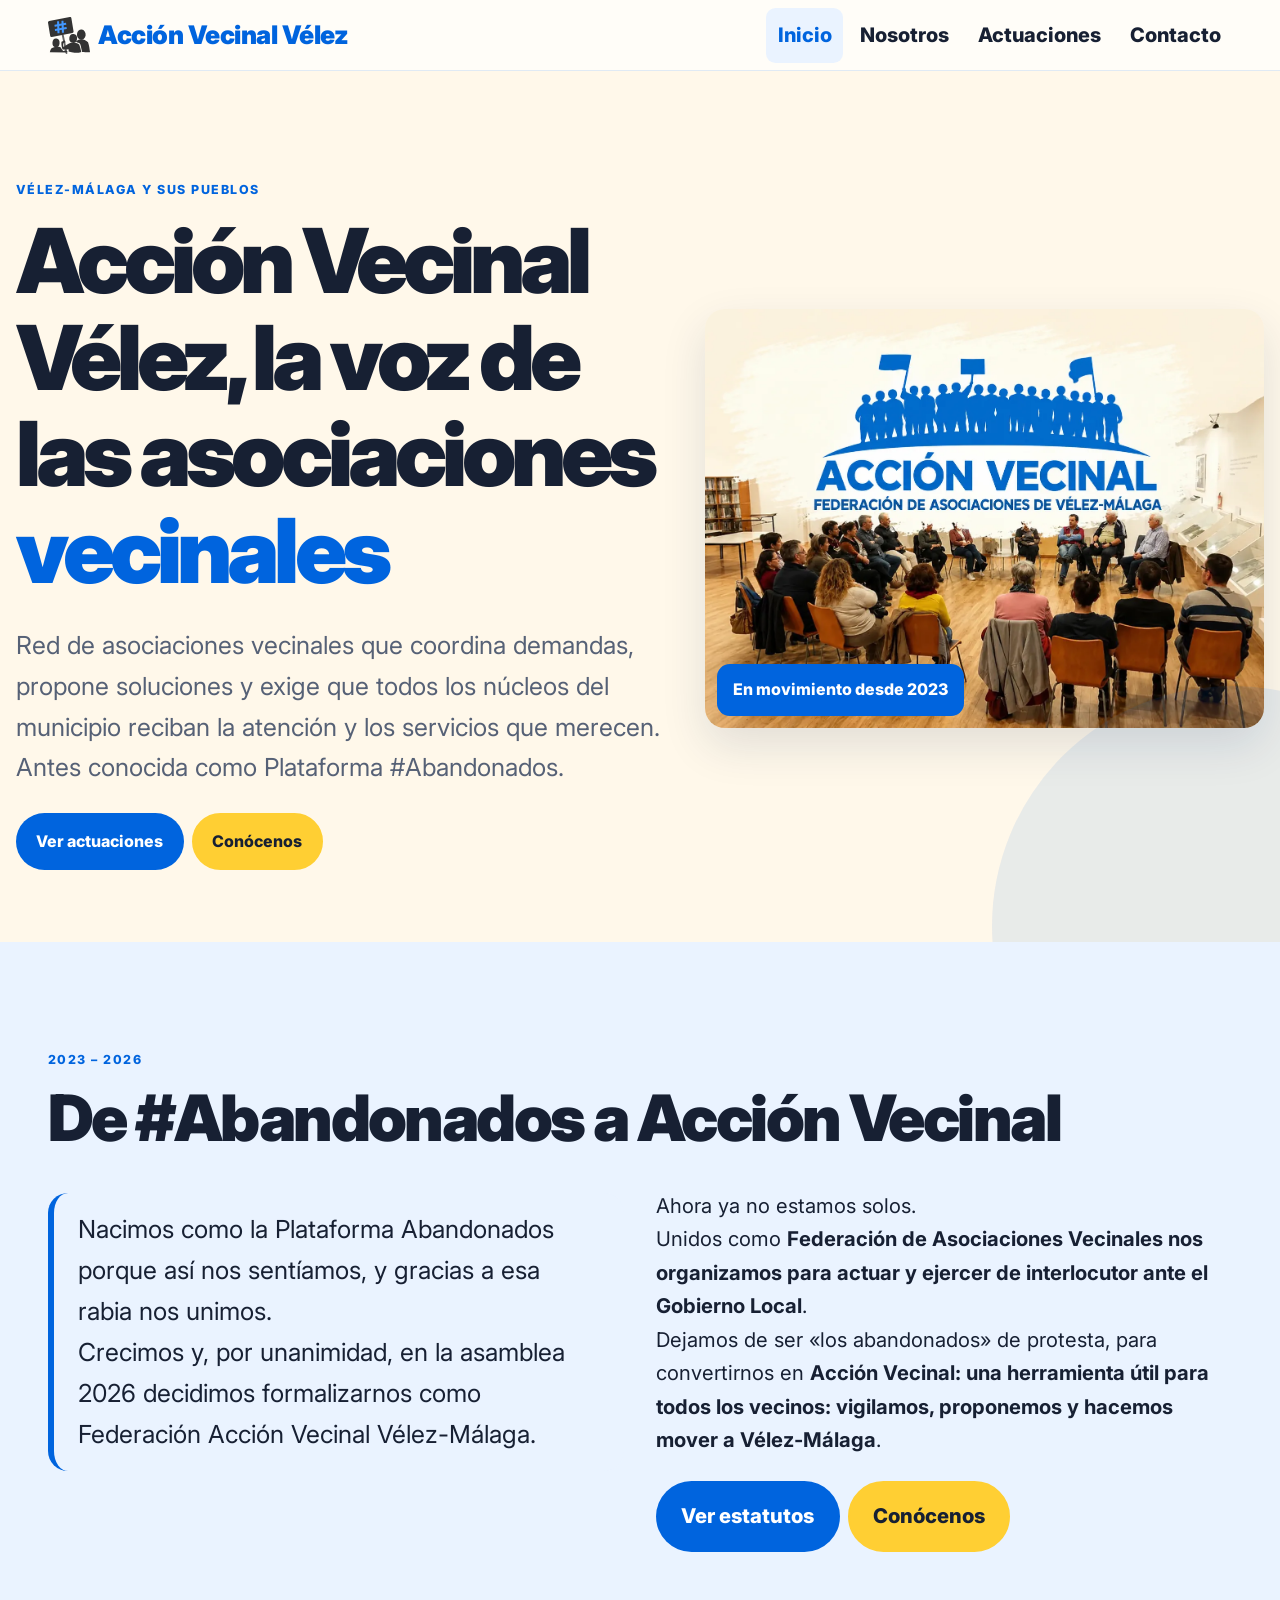
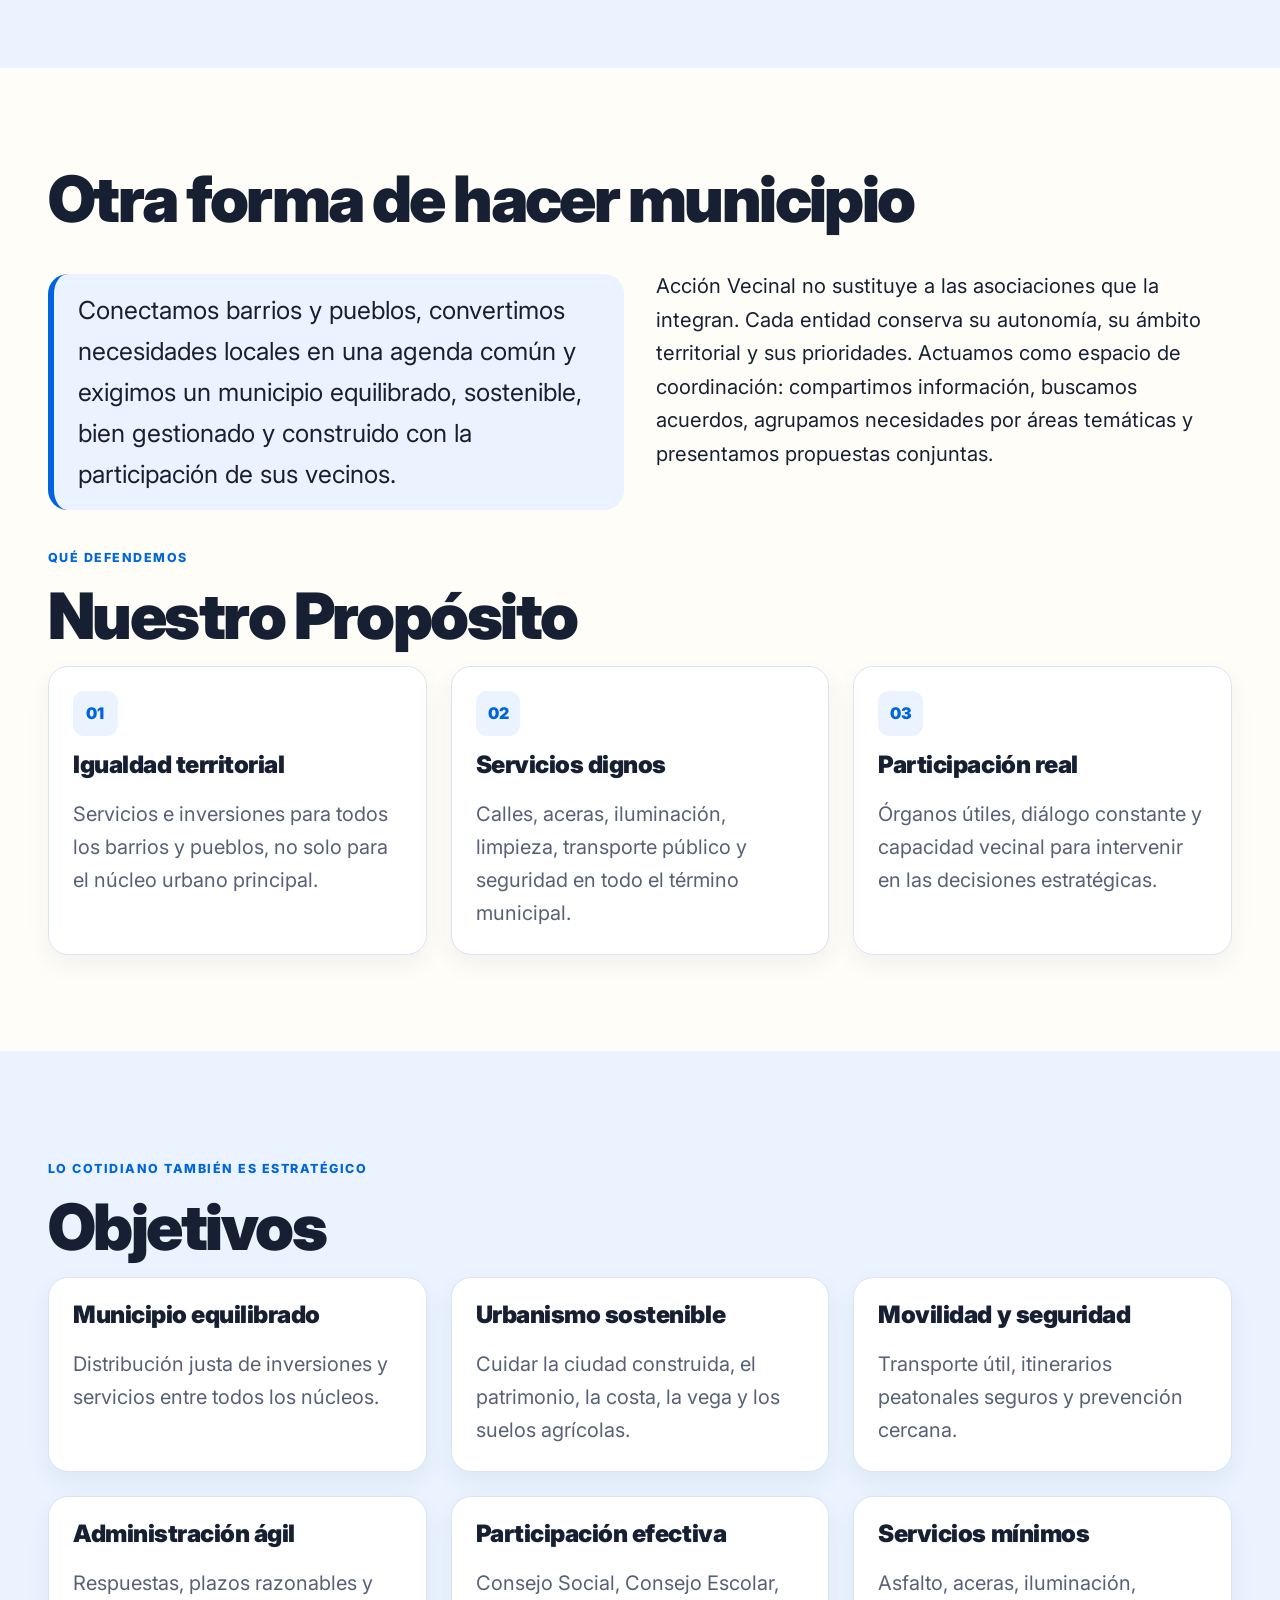
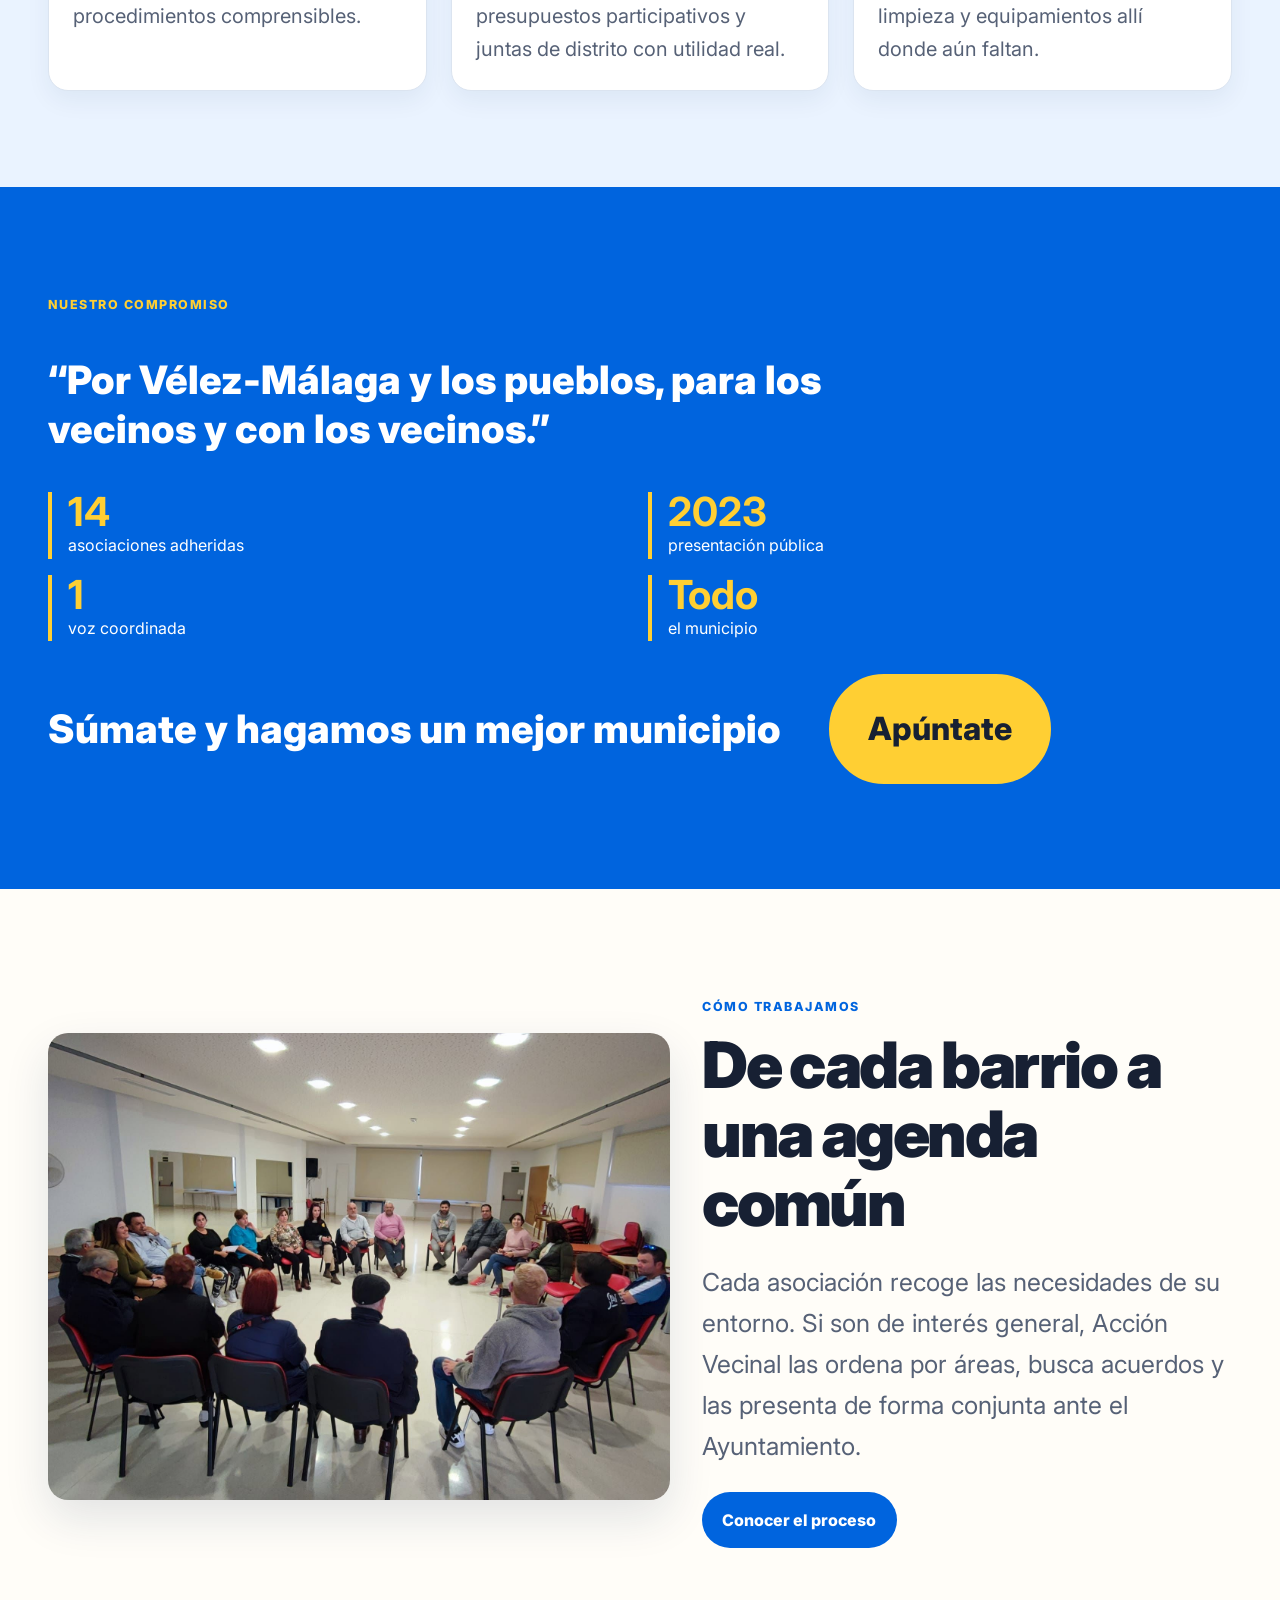
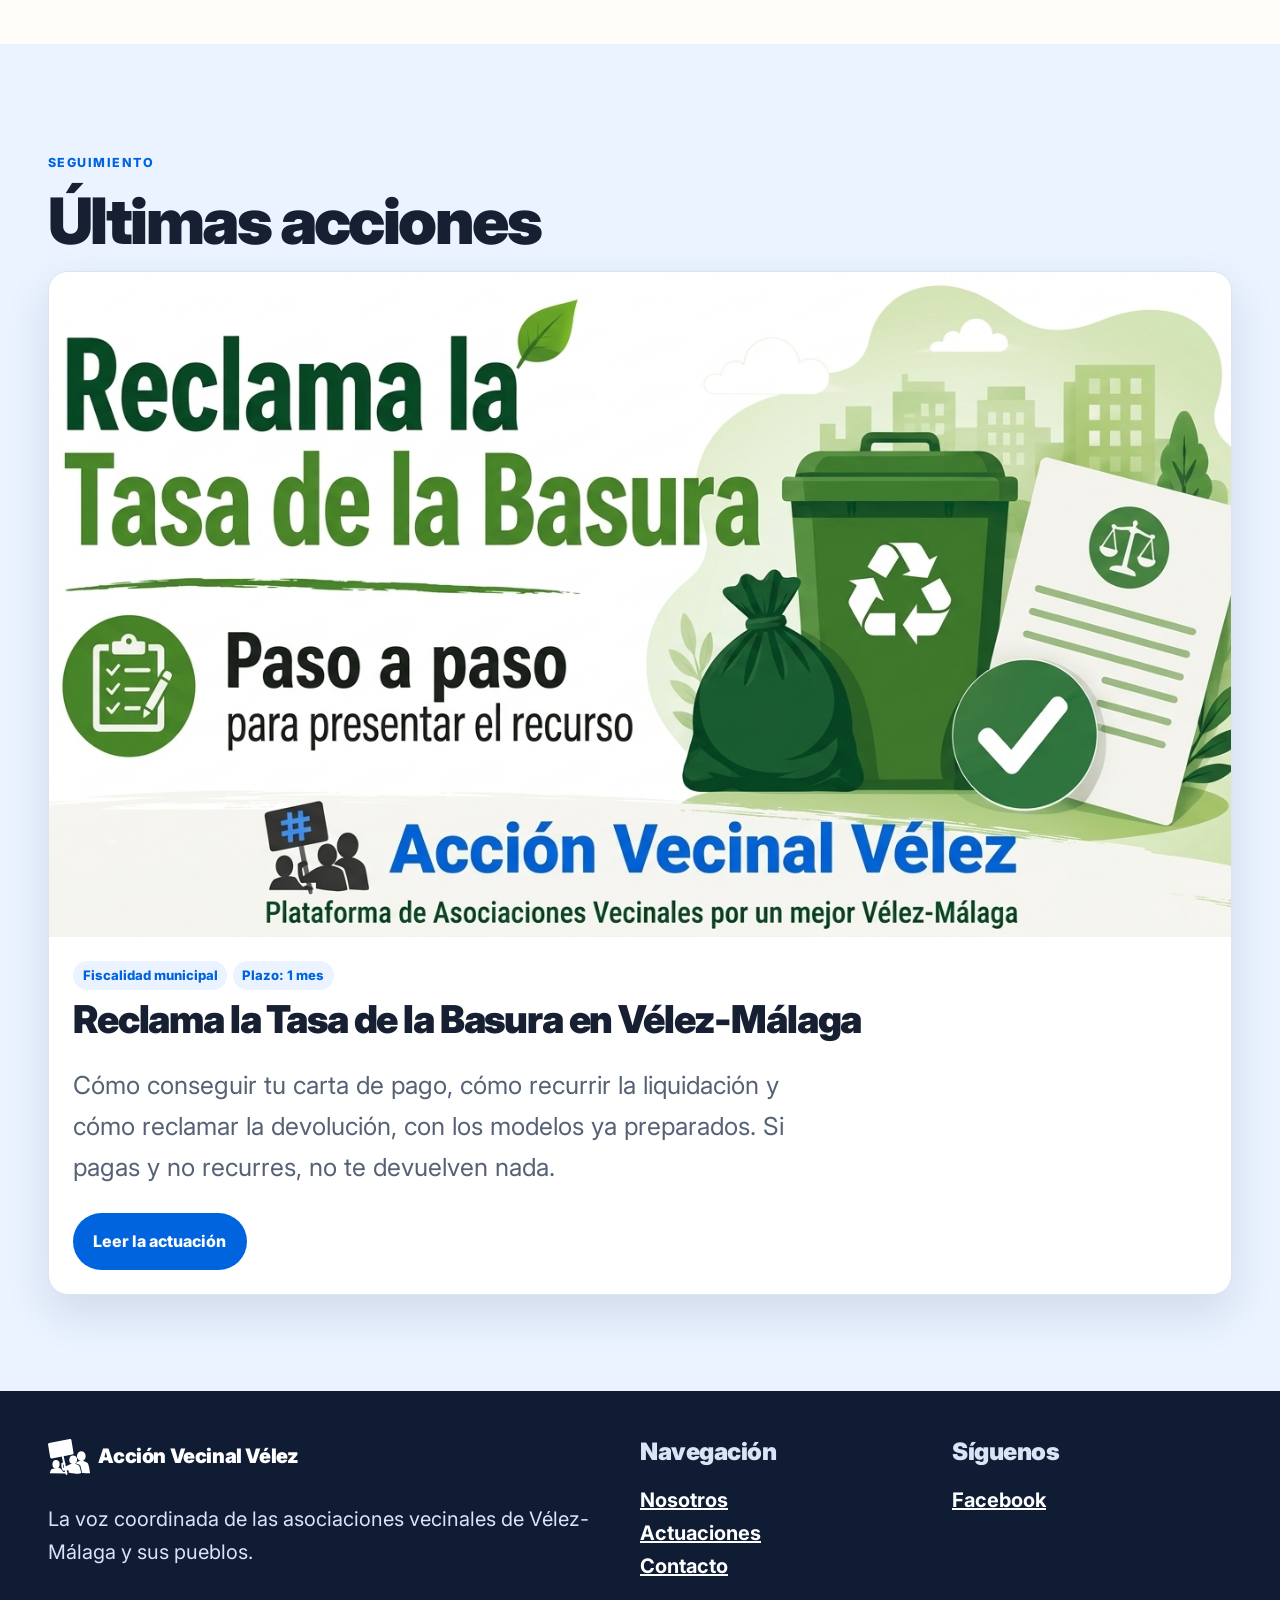
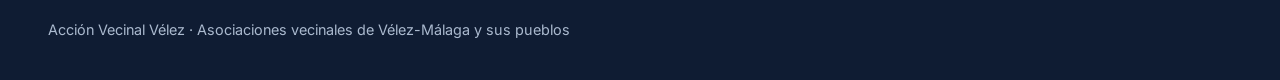
<file: index.html>
<!doctype html>
<html lang="es">

<head>
	<meta charset="utf-8">
	<meta name="viewport" content="width=device-width,initial-scale=1">
	<title>Acción Vecinal Vélez · Asociaciones vecinales de Vélez-Málaga</title>
	<meta name="description" content="Acción Vecinal Vélez coordina a las asociaciones vecinales de Vélez-Málaga y sus pueblos: transporte, seguridad, urbanismo, limpieza y participación ciudadana.">
	<link rel="canonical" href="https://accionvecinalvelez.com/">
	<meta property="og:title" content="Acción Vecinal Vélez">
	<meta property="og:description" content="Por Vélez-Málaga y los pueblos, para los vecinos y con los vecinos.">
	<meta property="og:image" content="https://accionvecinalvelez.com/assets/img/accion_vecinal_velez_og.jpg">
	<meta property="og:url" content="https://accionvecinalvelez.com/">
	<meta property="og:type" content="website">
	<meta property="og:site_name" content="Acción Vecinal Vélez">
	<meta property="og:locale" content="es_ES">
	<meta property="og:image:width" content="1198">
	<meta property="og:image:height" content="630">
	<meta property="og:image:alt" content="Acción Vecinal Vélez, asociaciones vecinales de Vélez-Málaga">
	<meta name="twitter:card" content="summary_large_image">
	<link rel="icon" href="/assets/icons/accion_vecinal_favicon.svg">
	<link rel="preconnect" href="https://fonts.googleapis.com">
	<link rel="preconnect" href="https://fonts.gstatic.com" crossorigin>
	<link rel="stylesheet" href="https://fonts.googleapis.com/css2?family=Inter:wght@100..900&display=swap">
	<link rel="stylesheet" href="/assets/css/styles.css">
	<!-- <link rel="stylesheet" href="assets/css/styles.css"> -->
<script type="application/ld+json">{"@context":"https://schema.org","@graph":[
{"@type":"NGO","@id":"https://accionvecinalvelez.com/#organizacion","name":"Acción Vecinal Vélez","alternateName":["Plataforma #Abandonados","Acción Vecinal"],"url":"https://accionvecinalvelez.com/","foundingDate":"2023","description":"Red de asociaciones vecinales de Vélez-Málaga y sus pueblos que coordina demandas, propone soluciones y ejerce de interlocutora ante el Ayuntamiento.","logo":{"@type":"ImageObject","url":"https://accionvecinalvelez.com/assets/img/logo-dibu-accion_vecinal.png","width":3000,"height":2645},"image":"https://accionvecinalvelez.com/assets/img/accion_vecinal_velez_og.jpg","areaServed":{"@type":"AdministrativeArea","name":"Vélez-Málaga","address":{"@type":"PostalAddress","addressLocality":"Vélez-Málaga","addressRegion":"Málaga","addressCountry":"ES"}},"sameAs":["https://www.facebook.com/PlataformaAbandonados"]},
{"@type":"WebSite","@id":"https://accionvecinalvelez.com/#website","url":"https://accionvecinalvelez.com/","name":"Acción Vecinal Vélez","inLanguage":"es-ES","publisher":{"@id":"https://accionvecinalvelez.com/#organizacion"}},
{"@type":"WebPage","@id":"https://accionvecinalvelez.com/#webpage","url":"https://accionvecinalvelez.com/","name":"Acción Vecinal Vélez · Asociaciones vecinales de Vélez-Málaga","isPartOf":{"@id":"https://accionvecinalvelez.com/#website"},"about":{"@id":"https://accionvecinalvelez.com/#organizacion"},"inLanguage":"es-ES"}]}</script></head>

<body> <a class="skip-link" href="#contenido">Saltar al contenido</a>
	<header class="site-header">
		<div class="container nav-wrap">
			<a class="brand" href="/" aria-label="Acción Vecinal Vélez, inicio"><img src="/assets/img/logo-accion_vecinal.svg" alt=""><span class="brand-name">Acción Vecinal<span class="brand-region"> Vélez</span></span></a>
			<button class="nav-toggle" aria-expanded="false" aria-controls="menu"><span class="nav-toggle-box"><span class="nav-toggle-bar"></span></span><span class="sr-only">Menú</span></button>
			<nav class="site-nav" id="menu" aria-label="Navegación principal">
				<ul>
					<li><a aria-current="page" href="/">Inicio</a></li>
					<li><a href="/nosotros/">Nosotros</a></li>
					<li><a href="/actuaciones/">Actuaciones</a></li>
					<li><a href="/contacto/">Contacto</a></li>
				</ul>
			</nav>
		</div>
	</header>
	<main id="contenido">
		<section class="hero">
			<div class="container hero-grid">
				<div>
					<p class="eyebrow">Vélez-Málaga y sus pueblos</p>
					<h1>Acción Vecinal Vélez, la voz de las asociaciones <span>vecinales</span></h1>
					<p class="lead">Red de asociaciones vecinales que coordina demandas, propone soluciones y exige que todos los núcleos del municipio reciban la atención y los servicios que merecen. Antes conocida como Plataforma #Abandonados.</p>
					<div class="actions"><a class="btn btn--primary" href="/actuaciones/">Ver actuaciones</a><a class="btn btn--outline" href="/nosotros/">Conócenos</a></div>
				</div>
				<div class="hero-media reveal"><img loading="lazy" src="/assets/img/accion_vecinal_velez_portada.webp" alt="Movilización vecinal en Vélez-Málaga"><span class="hero-badge">En movimiento desde 2023</span></div>
			</div>
		</section>
		<section class="section section--soft" id="cambio-de-nombre">
			<div class="container">
				<p class="eyebrow">2023 – 2026</p>
				<h2>De #Abandonados a Acción Vecinal</h2>
				<!-- <div class="cols"> -->
					<!-- <p class="lead lead--highlight">Nacimos como la Plataforma Abandonados porque así nos sentíamos, y gracias a esa rabia nos unimos.</p> -->
					<!-- <p class="fs-l">Ahora ya no estamos solos. Nos estamos constituyendo como Federación de Asociaciones Vecinales, para organizarnos, actuar y ejercer de interlocutor ante el Gobierno Local. Dejamos de ser «los abandonados» para convertirnos en Acción Vecinal: vigilamos, proponemos y hacemos mover a Vélez.</p> -->
				<!-- </div> -->
				<div class="cols">
					<p class="lead lead--highlight reveal visible" style="" data-reveal-index="5">Nacimos como la Plataforma Abandonados porque así nos sentíamos, y gracias a esa rabia nos unimos.<br>
					Crecimos y, por unanimidad, en la asamblea 2026 decidimos formalizarnos como Federación Acción Vecinal Vélez-Málaga.</p>
					<p class="fs-l reveal visible" style="" data-reveal-index="6">Ahora ya no estamos solos.<br> Unidos como <strong>Federación de Asociaciones Vecinales nos organizamos para actuar y ejercer de interlocutor ante el Gobierno Local</strong>. <br>Dejamos de ser «los abandonados» de protesta, para convertirnos en <strong>Acción Vecinal: una herramienta útil para todos los vecinos: vigilamos, proponemos y hacemos mover a Vélez-Málaga</strong>.
					
					<span class="actions"><a class="btn btn--primary" href="/estatutos/">Ver estatutos</a><a class="btn btn--outline" href="/nosotros/">Conócenos</a></span>
					</p>
				</div>
			</div>
		</section>
		<section class="section">
			<div class="container">
				<h2>Otra forma de hacer municipio</h2>
				<div class="cols">
						<p class="lead lead--highlight">Conectamos barrios y pueblos, convertimos necesidades locales en una agenda común y exigimos un municipio equilibrado, sostenible, bien gestionado y construido con la participación de sus vecinos.</p>
						<p class="fs-l">Acción Vecinal no sustituye a las asociaciones que la integran. Cada entidad conserva su autonomía, su ámbito territorial y sus prioridades. Actuamos como espacio de coordinación: compartimos información, buscamos acuerdos, agrupamos necesidades por áreas temáticas y presentamos propuestas conjuntas.</p>
				</div>
				<p class="eyebrow">Qué defendemos</p>
				<h2>Nuestro Propósito</h2>
				<div class="grid cards">
					<article class="card reveal">
						<div class="icon">01</div>
						<h3>Igualdad territorial</h3>
						<p>Servicios e inversiones para todos los barrios y pueblos, no solo para el núcleo urbano principal.</p>
					</article>
					<article class="card reveal">
						<div class="icon">02</div>
						<h3>Servicios dignos</h3>
						<p>Calles, aceras, iluminación, limpieza, transporte público y seguridad en todo el término municipal.</p>
					</article>
					<article class="card reveal">
						<div class="icon">03</div>
						<h3>Participación real</h3>
						<p>Órganos útiles, diálogo constante y capacidad vecinal para intervenir en las decisiones estratégicas.</p>
					</article>
				</div>
			</div>
		</section>
		<section class="section section--soft" id="objetivos">
			<div class="container">
				<p class="eyebrow">Lo cotidiano también es estratégico</p>
				<h2>Objetivos</h2>
				<div class="grid cards">
					<article class="card">
						<h3>Municipio equilibrado</h3>
						<p>Distribución justa de inversiones y servicios entre todos los núcleos.</p>
					</article>
					<article class="card">
						<h3>Urbanismo sostenible</h3>
						<p>Cuidar la ciudad construida, el patrimonio, la costa, la vega y los suelos agrícolas.</p>
					</article>
					<article class="card">
						<h3>Movilidad y seguridad</h3>
						<p>Transporte útil, itinerarios peatonales seguros y prevención cercana.</p>
					</article>
					<article class="card">
						<h3>Administración ágil</h3>
						<p>Respuestas, plazos razonables y procedimientos comprensibles.</p>
					</article>
					<article class="card">
						<h3>Participación efectiva</h3>
						<p>Consejo Social, Consejo Escolar, presupuestos participativos y juntas de distrito con utilidad real.</p>
					</article>
					<article class="card">
						<h3>Servicios mínimos</h3>
						<p>Asfalto, aceras, iluminación, limpieza y equipamientos allí donde aún faltan.</p>
					</article>
				</div>
			</div>
		</section>
		<section class="section section--ppal">
			<div class="container">
				<p class="eyebrow">Nuestro compromiso</p>
				<p class="quote">“Por Vélez-Málaga y los pueblos, para los vecinos y con los vecinos.”</p>
				<div class="numbers">
					<div class="number"><strong>14</strong><span>asociaciones adheridas</span></div>
					<div class="number"><strong>2023</strong><span>presentación pública</span></div>
					<div class="number"><strong>1</strong><span>voz coordinada</span></div>
					<div class="number"><strong>Todo</strong><span>el municipio</span></div>
				</div>
				<div class="actions actions--cta">
					<p class="quote">Súmate y hagamos un mejor municipio</p>
					<a class="btn btn--outline fs-xxl" href="/contacto/">Apúntate</a>
				</div>
			</div>
		</section>
		<section class="section">
			<div class="container split">
				<div class="reveal"><img loading="lazy" src="/assets/img/reunion-accion-vecinal.jpg" alt="Reunión de representantes de asociaciones vecinales"></div>
				<div>
					<p class="eyebrow">Cómo trabajamos</p>
					<h2>De cada barrio a una agenda común</h2>
					<p class="lead">Cada asociación recoge las necesidades de su entorno. Si son de interés general, Acción Vecinal las ordena por áreas, busca acuerdos y las presenta de forma conjunta ante el Ayuntamiento.</p><a class="btn btn--primary" href="/nosotros/#forma-de-trabajo">Conocer el proceso</a></div>
			</div>
		</section>
		<section class="section section--soft">
			<div class="container">
				<p class="eyebrow">Seguimiento</p>
				<h2>Últimas acciones</h2>
				<div class="feature reveal"><a href="/actuaciones/tasa-basuras/" tabindex="-1" aria-hidden="true"><img loading="lazy" src="/assets/img/reclama_tasa_basura_AVV.jpg" alt="Salón de Plenos del Ayuntamiento de Vélez-Málaga"></a>
					<div class="feature-body"><span class="tag">Fiscalidad municipal</span><span class="tag">Plazo: 1 mes</span>
						<h3>Reclama la Tasa de la Basura en Vélez-Málaga</h3>
						<p class="lead">Cómo conseguir tu carta de pago, cómo recurrir la liquidación y cómo reclamar la devolución, con los modelos ya preparados. Si pagas y no recurres, no te devuelven nada.</p><a class="btn btn--primary" href="/actuaciones/tasa-basuras/">Leer la actuación</a></div>
				</div>
			</div>
		</section>
	</main>
	<footer class="site-footer">
		<div class="container footer-grid">
			<div>
				<a class="brand" href="/"><img src="/assets/img/logo-accion_vecinal.svg" alt=""><span class="brand-name">Acción Vecinal Vélez</span></a>
				<p>La voz coordinada de las asociaciones vecinales de Vélez-Málaga y sus pueblos.</p>
			</div>
			<div>
				<h3>Navegación</h3>
				<p><a href="/nosotros/">Nosotros</a>
					<br><a href="/actuaciones/">Actuaciones</a>
					<br><a href="/contacto/">Contacto</a></p>
			</div>
			<div>
				<h3>Síguenos</h3>
				<p><a target="_blank" rel="noopener noreferrer" href="https://www.facebook.com/PlataformaAbandonados">Facebook</a></p>
			</div>
		</div>
		<div class="container">
			<p class="small">Acción Vecinal Vélez · Asociaciones vecinales de Vélez-Málaga y sus pueblos</p>
		</div>
	</footer>
	<button class="back-to-top" aria-label="Volver arriba" type="button"><svg viewBox="0 0 24 24" width="20" height="20" aria-hidden="true" focusable="false"><path fill="currentColor" d="M12 5l-7 7h4v7h6v-7h4z"></path></svg></button>
	<script src="/assets/js/main.js" defer></script>
</body>

</html>
</file>
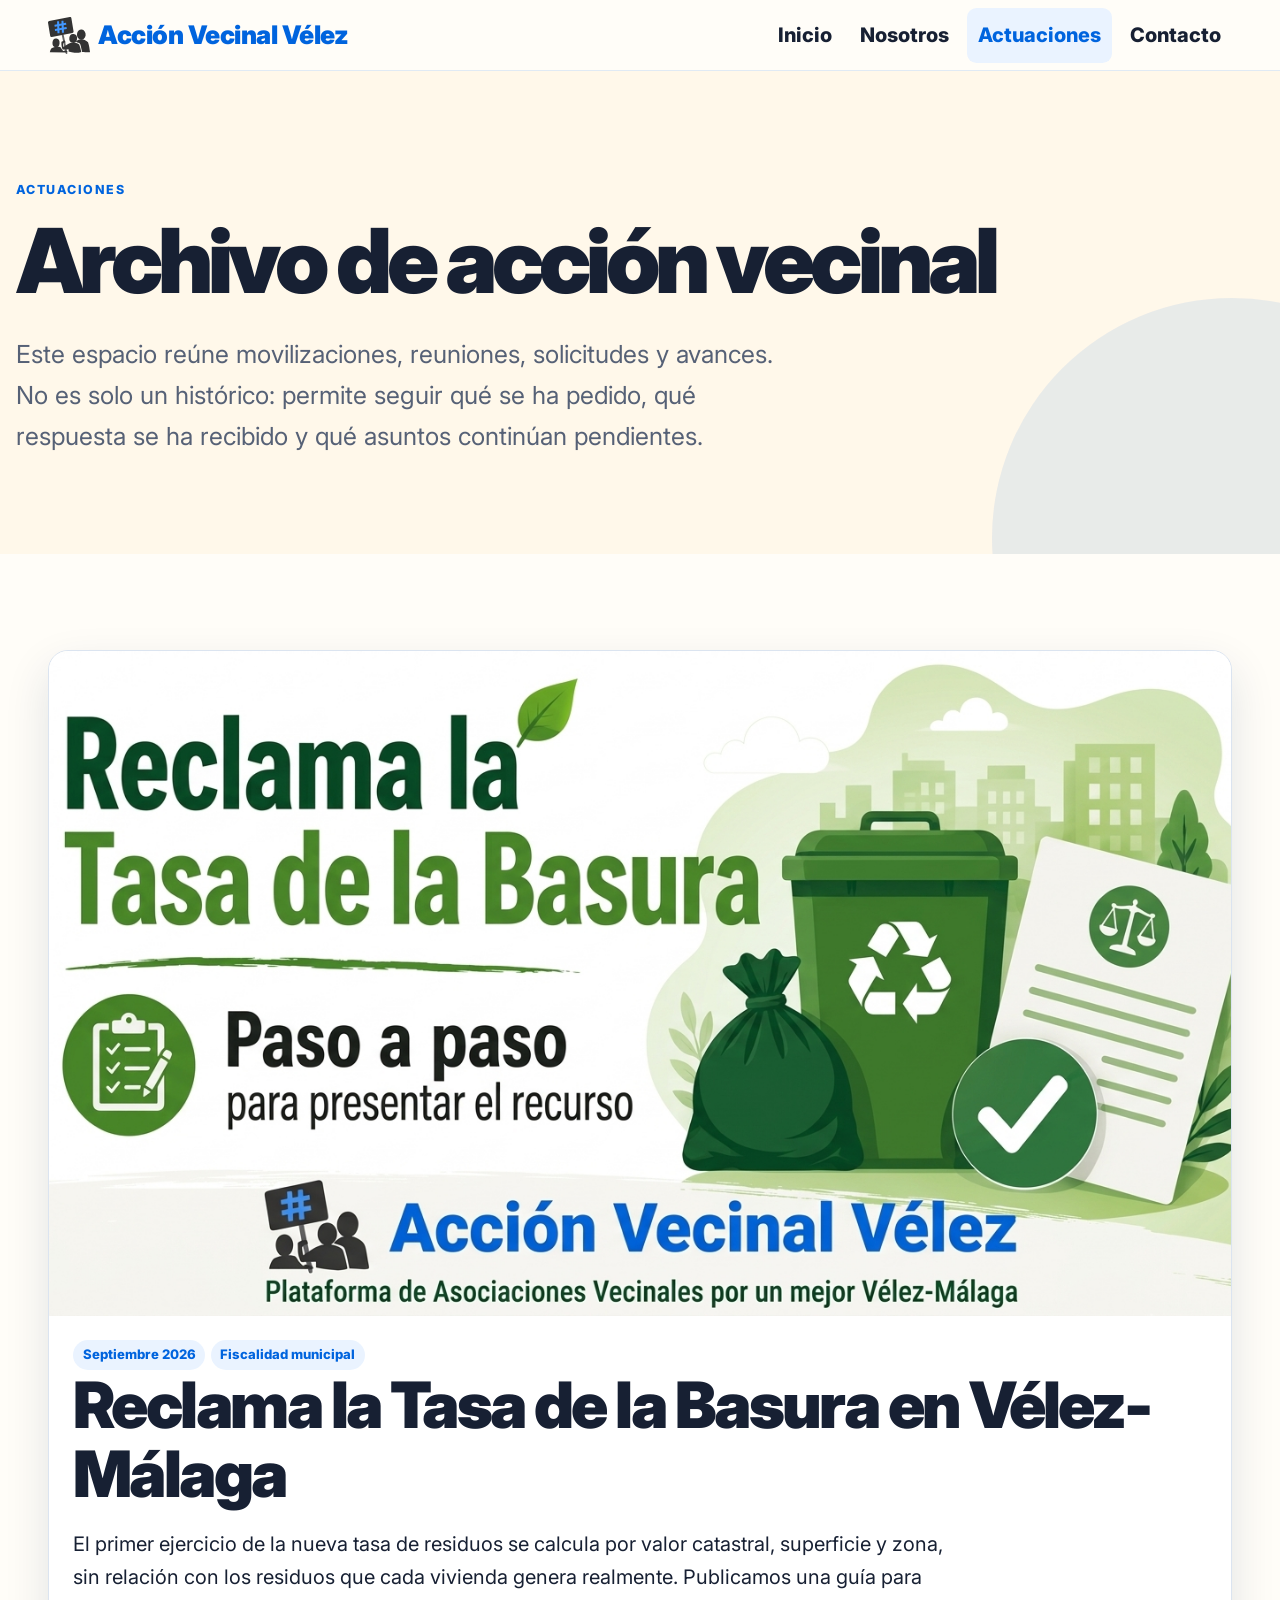
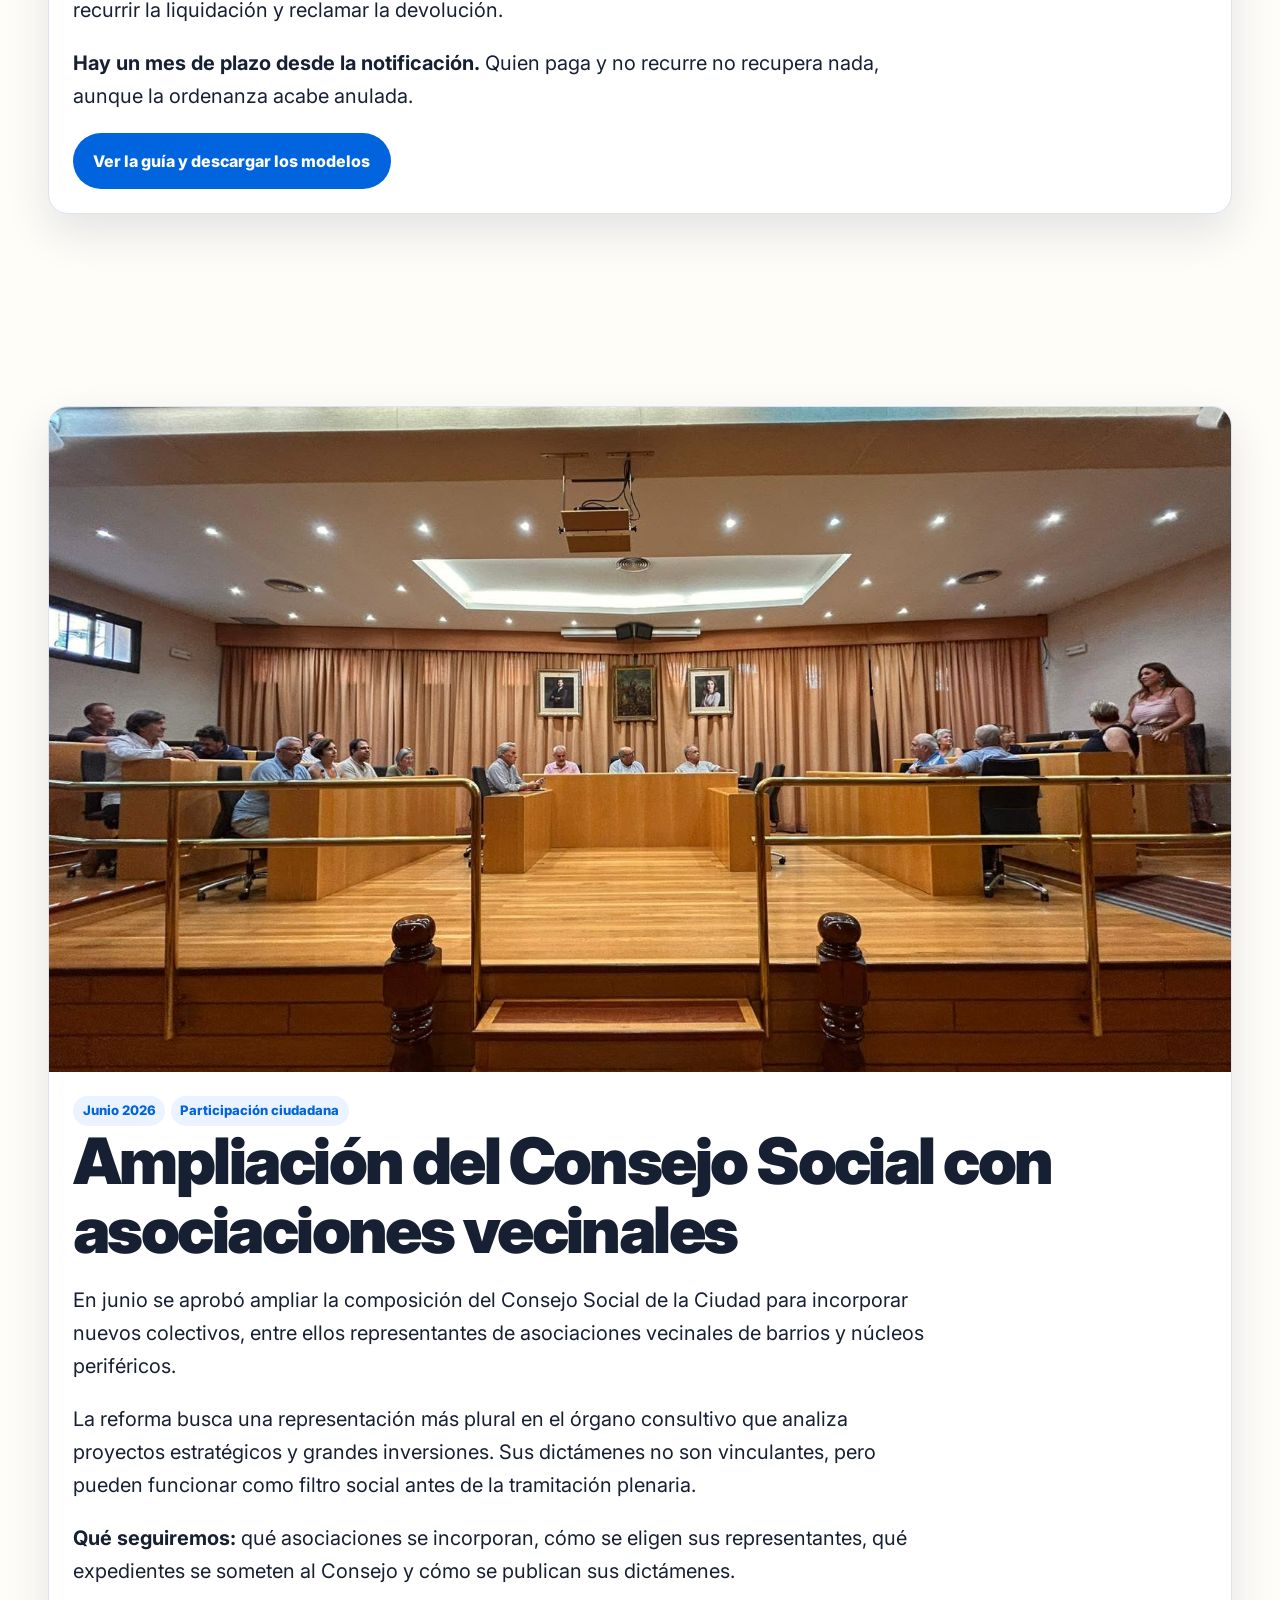
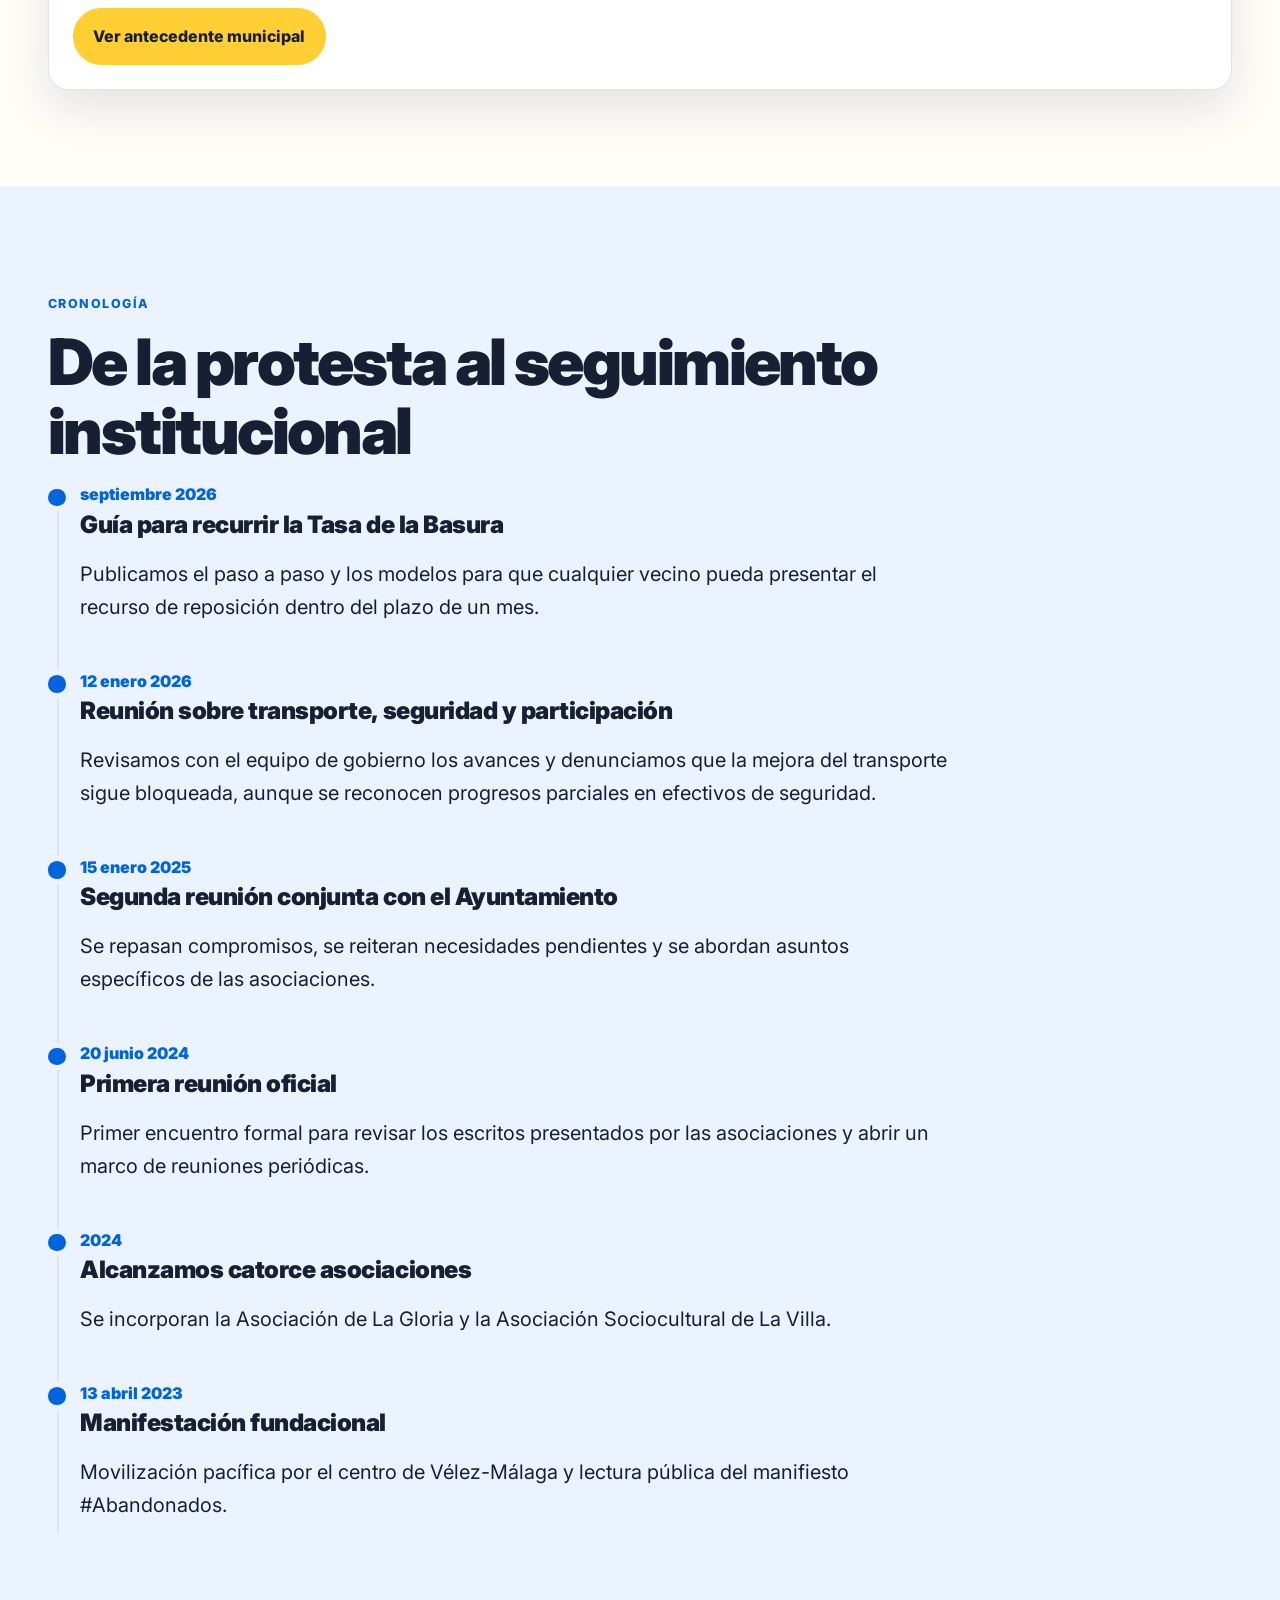
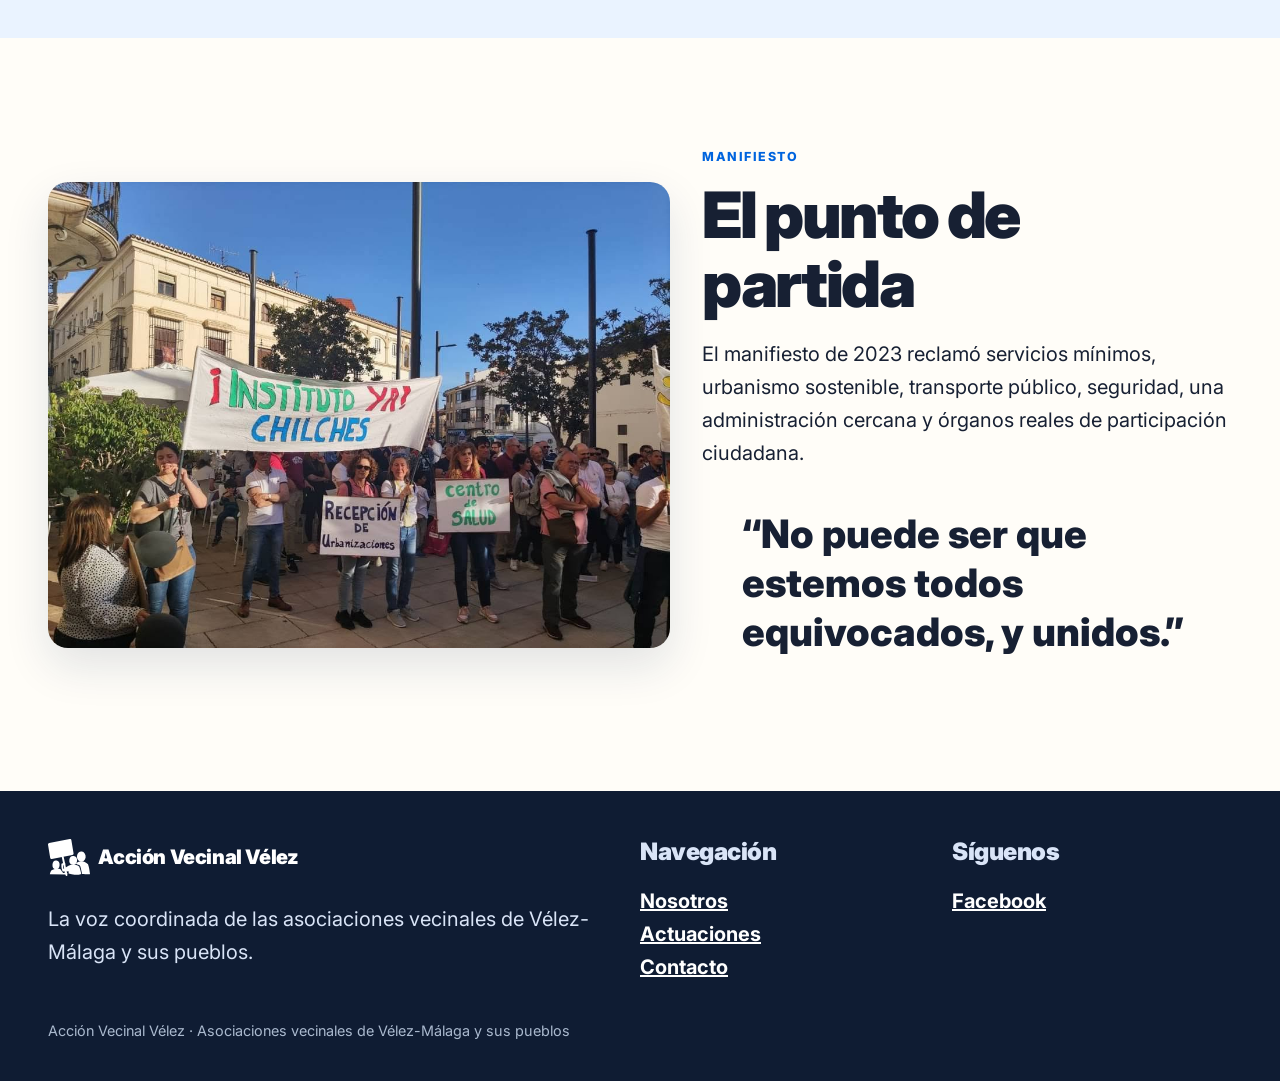
<file: actuaciones/index.html>
<!doctype html><html lang="es"><head><meta charset="utf-8"><meta name="viewport" content="width=device-width,initial-scale=1"><title>Actuaciones vecinales en Vélez-Málaga · Acción Vecinal</title><meta name="description" content="Movilizaciones, reuniones con el Ayuntamiento y propuestas de las asociaciones vecinales de Vélez-Málaga, con el seguimiento de cada actuación."><meta property="og:title" content="Actuaciones vecinales en Vélez-Málaga"><meta property="og:description" content="Movilizaciones, reuniones con el Ayuntamiento y propuestas de las asociaciones vecinales de Vélez-Málaga."><meta property="og:image" content="https://accionvecinalvelez.com/assets/img/pleno-velez-malaga.jpg"><meta property="og:url" content="https://accionvecinalvelez.com/actuaciones/"><meta property="og:type" content="website"><meta property="og:site_name" content="Acción Vecinal Vélez"><meta property="og:locale" content="es_ES"><meta property="og:image:width" content="1600"><meta property="og:image:height" content="1200"><meta property="og:image:alt" content="Salón de Plenos del Ayuntamiento de Vélez-Málaga"><meta name="twitter:card" content="summary_large_image"><link rel="canonical" href="https://accionvecinalvelez.com/actuaciones/"><link rel="icon" href="/assets/icons/accion_vecinal_favicon.svg"><link rel="preconnect" href="https://fonts.googleapis.com"><link rel="preconnect" href="https://fonts.gstatic.com" crossorigin><link rel="stylesheet" href="https://fonts.googleapis.com/css2?family=Inter:wght@100..900&display=swap"><link rel="stylesheet" href="/assets/css/styles.css"><script type="application/ld+json">{"@context":"https://schema.org","@graph":[
{"@type":"CollectionPage","@id":"https://accionvecinalvelez.com/actuaciones/#webpage","url":"https://accionvecinalvelez.com/actuaciones/","name":"Actuaciones vecinales en Vélez-Málaga","isPartOf":{"@id":"https://accionvecinalvelez.com/#website"},"about":{"@id":"https://accionvecinalvelez.com/#organizacion"},"inLanguage":"es-ES"},
{"@type":"BreadcrumbList","itemListElement":[{"@type":"ListItem","position":1,"name":"Inicio","item":"https://accionvecinalvelez.com/"},{"@type":"ListItem","position":2,"name":"Actuaciones","item":"https://accionvecinalvelez.com/actuaciones/"}]}]}</script></head><body>
<a class="skip-link" href="#contenido">Saltar al contenido</a><header class="site-header"><div class="container nav-wrap"><a class="brand" href="/" aria-label="Acción Vecinal Vélez, inicio"><img src="/assets/img/logo-accion_vecinal.svg" alt=""><span class="brand-name">Acción Vecinal<span class="brand-region"> Vélez</span></span></a><button class="nav-toggle" aria-expanded="false" aria-controls="menu"><span class="nav-toggle-box"><span class="nav-toggle-bar"></span></span><span class="sr-only">Menú</span></button><nav class="site-nav" id="menu" aria-label="Navegación principal"><ul><li><a href="/">Inicio</a></li><li><a href="/nosotros/">Nosotros</a></li><li><a aria-current="page" href="/actuaciones/">Actuaciones</a></li><li><a href="/contacto/">Contacto</a></li></ul></nav></div></header>
<main id="contenido"><section class="hero"><div class="container"><p class="eyebrow">Actuaciones</p><h1>Archivo de acción vecinal</h1><p class="lead">Este espacio reúne movilizaciones, reuniones, solicitudes y avances. No es solo un histórico: permite seguir qué se ha pedido, qué respuesta se ha recibido y qué asuntos continúan pendientes.</p></div></section>
<section class="section"><div class="container"><article class="feature" id="tasa-basuras"><a href="/actuaciones/tasa-basuras/" tabindex="-1" aria-hidden="true"><img loading="lazy" src="/assets/img/reclama_tasa_basura_AVV.jpg" alt="cartel que anuncia la guía para reclamar la tasa de la basura en Vélez-Málaga"></a><div class="feature-body"><span class="tag">Septiembre 2026</span><span class="tag">Fiscalidad municipal</span><h2>Reclama la Tasa de la Basura en Vélez-Málaga</h2><p>El primer ejercicio de la nueva tasa de residuos se calcula por valor catastral, superficie y zona, sin relación con los residuos que cada vivienda genera realmente. Publicamos una guía para recurrir la liquidación y reclamar la devolución.</p><p><strong>Hay un mes de plazo desde la notificación.</strong> Quien paga y no recurre no recupera nada, aunque la ordenanza acabe anulada.</p><a class="btn btn--primary" href="/actuaciones/tasa-basuras/">Ver la guía y descargar los modelos</a></div></article></div></section>
<section class="section"><div class="container"><article class="feature" id="consejo-social"><img loading="lazy" src="/assets/img/pleno-velez-malaga.jpg" alt="Salón de Plenos municipal"><div class="feature-body"><span class="tag">Junio 2026</span><span class="tag">Participación ciudadana</span><h2>Ampliación del Consejo Social con asociaciones vecinales</h2><p>En junio se aprobó ampliar la composición del Consejo Social de la Ciudad para incorporar nuevos colectivos, entre ellos representantes de asociaciones vecinales de barrios y núcleos periféricos.</p><p>La reforma busca una representación más plural en el órgano consultivo que analiza proyectos estratégicos y grandes inversiones. Sus dictámenes no son vinculantes, pero pueden funcionar como filtro social antes de la tramitación plenaria.</p><p><strong>Qué seguiremos:</strong> qué asociaciones se incorporan, cómo se eligen sus representantes, qué expedientes se someten al Consejo y cómo se publican sus dictámenes.</p><a class="btn btn--outline" href="https://www.velezmalaga.es/index.php?mod=noticias&id=8291" rel="noopener noreferrer">Ver antecedente municipal</a></div></article></div></section>
<section class="section section--soft"><div class="container"><p class="eyebrow">Cronología</p><h2>De la protesta al seguimiento institucional</h2><div class="timeline"><article class="timeline-item"><time>septiembre 2026</time><h3>Guía para recurrir la Tasa de la Basura</h3><p>Publicamos el paso a paso y los modelos para que cualquier vecino pueda presentar el recurso de reposición dentro del plazo de un mes.</p></article><article class="timeline-item"><time>12 enero 2026</time><h3>Reunión sobre transporte, seguridad y participación</h3><p>Revisamos con el equipo de gobierno los avances y denunciamos que la mejora del transporte sigue bloqueada, aunque se reconocen progresos parciales en efectivos de seguridad.</p></article><article class="timeline-item"><time>15 enero 2025</time><h3>Segunda reunión conjunta con el Ayuntamiento</h3><p>Se repasan compromisos, se reiteran necesidades pendientes y se abordan asuntos específicos de las asociaciones.</p></article><article class="timeline-item"><time>20 junio 2024</time><h3>Primera reunión oficial</h3><p>Primer encuentro formal para revisar los escritos presentados por las asociaciones y abrir un marco de reuniones periódicas.</p></article><article class="timeline-item"><time>2024</time><h3>Alcanzamos catorce asociaciones</h3><p>Se incorporan la Asociación de La Gloria y la Asociación Sociocultural de La Villa.</p></article><article class="timeline-item"><time>13 abril 2023</time><h3>Manifestación fundacional</h3><p>Movilización pacífica por el centro de Vélez-Málaga y lectura pública del manifiesto #Abandonados.</p></article></div></div></section>
<section class="section"><div class="container split"><img loading="lazy" src="/assets/img/manifestacion-fundacional-2023.jpg" alt="Manifestación fundacional de 2023"><div><p class="eyebrow">Manifiesto</p><h2>El punto de partida</h2><p>El manifiesto de 2023 reclamó servicios mínimos, urbanismo sostenible, transporte público, seguridad, una administración cercana y órganos reales de participación ciudadana.</p><blockquote class="quote">“No puede ser que estemos todos equivocados, y unidos.”</blockquote></div></div></section></main>
<footer class="site-footer"><div class="container footer-grid"><div><a class="brand" href="/"><img src="/assets/img/logo-accion_vecinal.svg" alt=""><span class="brand-name">Acción Vecinal Vélez</span></a><p>La voz coordinada de las asociaciones vecinales de Vélez-Málaga y sus pueblos.</p></div><div><h3>Navegación</h3><p><a href="/nosotros/">Nosotros</a><br><a href="/actuaciones/">Actuaciones</a><br><a href="/contacto/">Contacto</a></p></div><div><h3>Síguenos</h3><p><a target="_blank" rel="noopener noreferrer" href="https://www.facebook.com/PlataformaAbandonados">Facebook</a></p></div></div><div class="container"><p class="small">Acción Vecinal Vélez · Asociaciones vecinales de Vélez-Málaga y sus pueblos</p></div></footer><button class="back-to-top" aria-label="Volver arriba" type="button"><svg viewBox="0 0 24 24" width="20" height="20" aria-hidden="true" focusable="false"><path fill="currentColor" d="M12 5l-7 7h4v7h6v-7h4z"></path></svg></button><script src="/assets/js/main.js" defer></script>
</body></html>
</file>
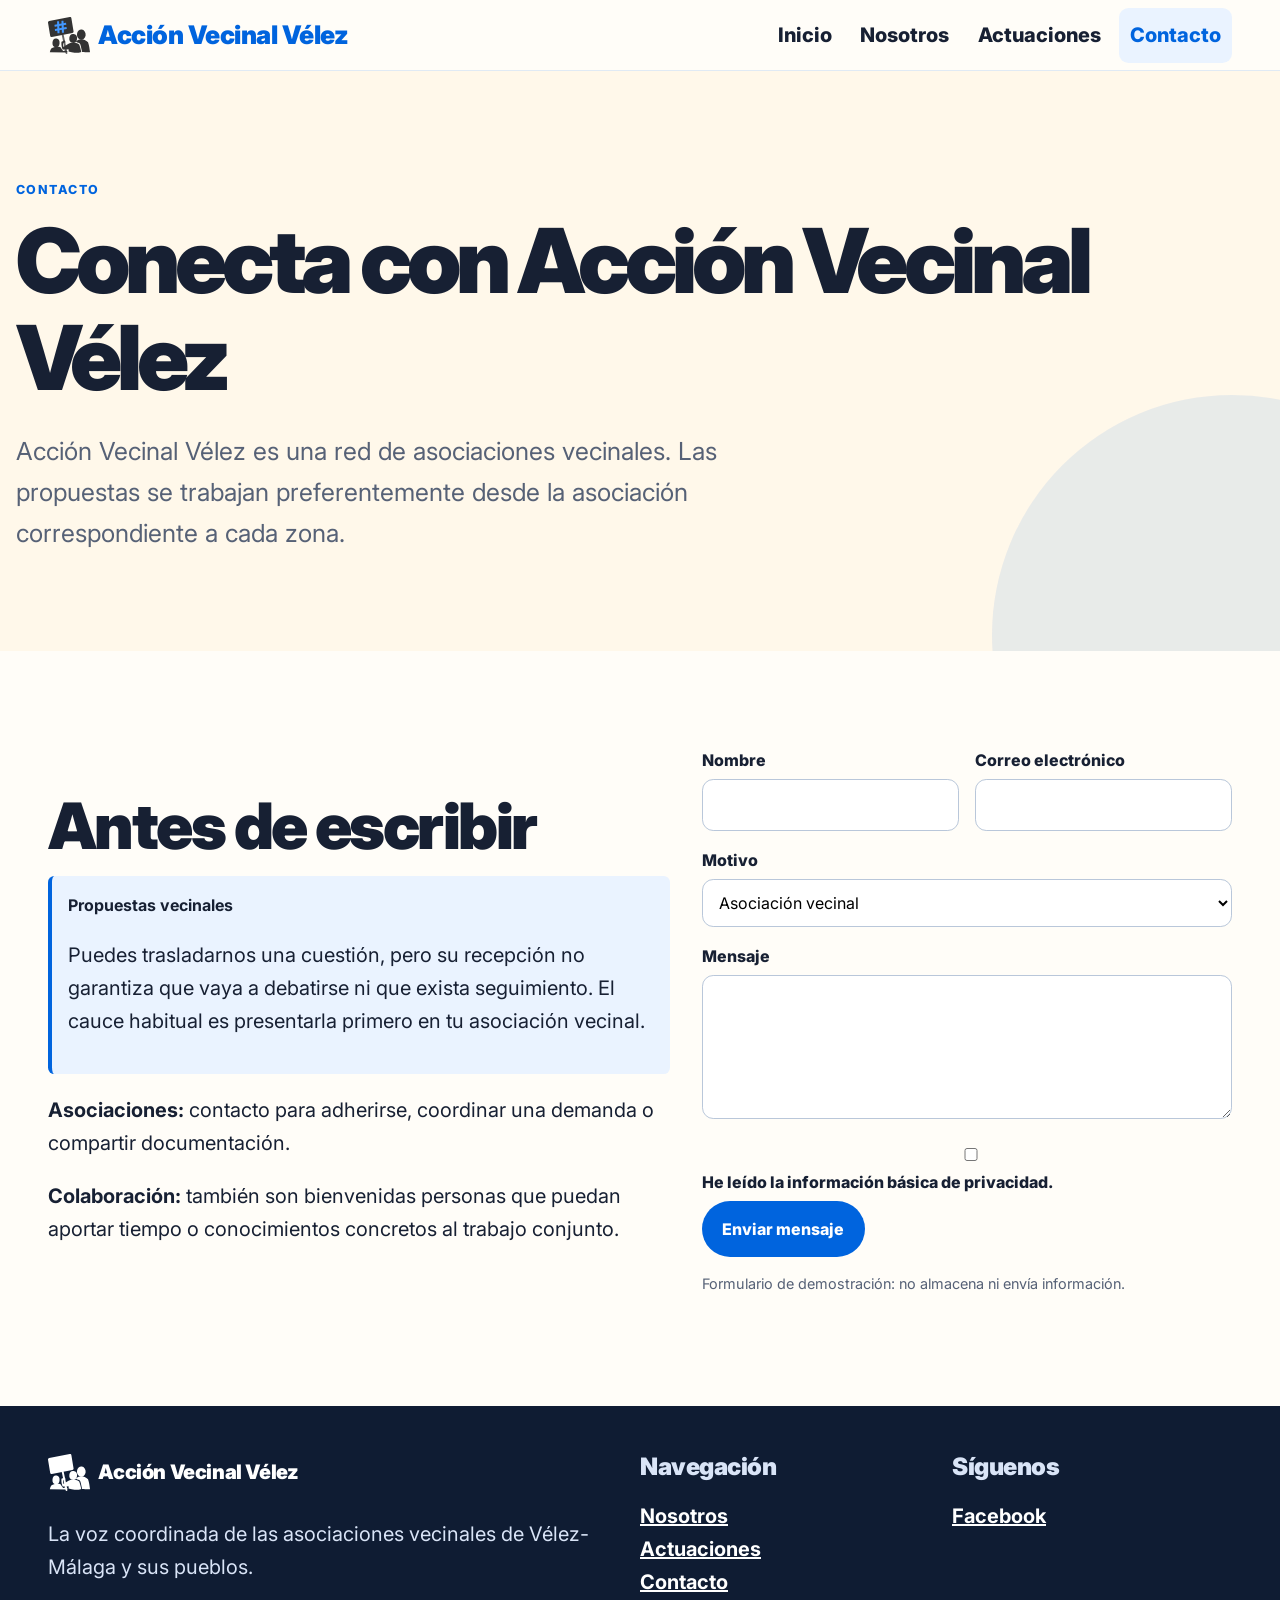
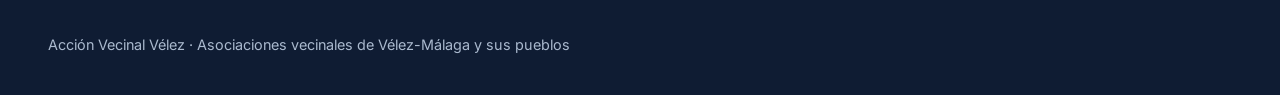
<file: contacto/index.html>
<!doctype html><html lang="es"><head><meta charset="utf-8"><meta name="viewport" content="width=device-width,initial-scale=1"><title>Contacto · Acción Vecinal Vélez</title><meta name="description" content="Contacta con Acción Vecinal Vélez: asociaciones vecinales de Vélez-Málaga, Torre del Mar y los pueblos del municipio. Propuestas, adhesiones y colaboración."><meta property="og:title" content="Contacto · Acción Vecinal Vélez"><meta property="og:description" content="Contacto para asociaciones vecinales, propuestas ciudadanas y colaboración con Acción Vecinal Vélez."><meta property="og:image" content="https://accionvecinalvelez.com/assets/img/accion_vecinal_velez_og.jpg"><meta property="og:url" content="https://accionvecinalvelez.com/contacto/"><meta property="og:type" content="website"><meta property="og:site_name" content="Acción Vecinal Vélez"><meta property="og:locale" content="es_ES">
<meta property="og:image" content="https://accionvecinalvelez.com/assets/img/accion_vecinal_velez_og.jpg">
<meta property="og:image:width" content="1198"><meta property="og:image:height" content="630"><meta property="og:image:alt" content="Acción Vecinal Vélez"><meta name="twitter:card" content="summary_large_image"><link rel="canonical" href="https://accionvecinalvelez.com/contacto/"><link rel="icon" href="/assets/icons/accion_vecinal_favicon.svg"><link rel="preconnect" href="https://fonts.googleapis.com"><link rel="preconnect" href="https://fonts.gstatic.com" crossorigin><link rel="stylesheet" href="https://fonts.googleapis.com/css2?family=Inter:wght@100..900&display=swap"><link rel="stylesheet" href="/assets/css/styles.css"><script type="application/ld+json">{"@context":"https://schema.org","@graph":[
{"@type":"ContactPage","@id":"https://accionvecinalvelez.com/contacto/#webpage","url":"https://accionvecinalvelez.com/contacto/","name":"Contacto · Acción Vecinal Vélez","isPartOf":{"@id":"https://accionvecinalvelez.com/#website"},"about":{"@id":"https://accionvecinalvelez.com/#organizacion"},"inLanguage":"es-ES"},
{"@type":"BreadcrumbList","itemListElement":[{"@type":"ListItem","position":1,"name":"Inicio","item":"https://accionvecinalvelez.com/"},{"@type":"ListItem","position":2,"name":"Contacto","item":"https://accionvecinalvelez.com/contacto/"}]}]}</script></head><body>
<a class="skip-link" href="#contenido">Saltar al contenido</a><header class="site-header"><div class="container nav-wrap"><a class="brand" href="/" aria-label="Acción Vecinal Vélez, inicio"><img src="/assets/img/logo-accion_vecinal.svg" alt=""><span class="brand-name">Acción Vecinal<span class="brand-region"> Vélez</span></span></a><button class="nav-toggle" aria-expanded="false" aria-controls="menu"><span class="nav-toggle-box"><span class="nav-toggle-bar"></span></span><span class="sr-only">Menú</span></button><nav class="site-nav" id="menu" aria-label="Navegación principal"><ul><li><a href="/">Inicio</a></li><li><a href="/nosotros/">Nosotros</a></li><li><a href="/actuaciones/">Actuaciones</a></li><li><a aria-current="page" href="/contacto/">Contacto</a></li></ul></nav></div></header>
<main id="contenido"><section class="hero"><div class="container"><p class="eyebrow">Contacto</p><h1>Conecta con Acción Vecinal Vélez</h1><p class="lead">Acción Vecinal Vélez es una red de asociaciones vecinales. Las propuestas se trabajan preferentemente desde la asociación correspondiente a cada zona.</p></div></section>
<section class="section"><div class="container split"><div><h2>Antes de escribir</h2><div class="notice"><strong>Propuestas vecinales</strong><p>Puedes trasladarnos una cuestión, pero su recepción no garantiza que vaya a debatirse ni que exista seguimiento. El cauce habitual es presentarla primero en tu asociación vecinal.</p></div><p><strong>Asociaciones:</strong> contacto para adherirse, coordinar una demanda o compartir documentación.</p><p><strong>Colaboración:</strong> también son bienvenidas personas que puedan aportar tiempo o conocimientos concretos al trabajo conjunto.</p></div><form data-demo aria-label="Formulario de contacto de muestra" action="#"><div class="form-grid"><div class="field"><label for="nombre">Nombre</label><input id="nombre" name="nombre" autocomplete="name" required></div><div class="field"><label for="email">Correo electrónico</label><input id="email" name="email" type="email" autocomplete="email" required></div><div class="field field--full"><label for="tipo">Motivo</label><select id="tipo" name="tipo"><option>Asociación vecinal</option><option>Propuesta ciudadana</option><option>Colaboración</option><option>Prensa u otro motivo</option></select></div><div class="field field--full"><label for="mensaje">Mensaje</label><textarea id="mensaje" name="mensaje" required></textarea></div><div class="field field--full"><label><input type="checkbox" required> He leído la información básica de privacidad.</label></div></div><button class="btn btn--primary" type="submit">Enviar mensaje</button><p role="status" aria-live="polite" class="small"></p><p class="small">Formulario de demostración: no almacena ni envía información.</p></form></div></section></main>
<footer class="site-footer"><div class="container footer-grid"><div><a class="brand" href="/"><img src="/assets/img/logo-accion_vecinal.svg" alt=""><span class="brand-name">Acción Vecinal Vélez</span></a><p>La voz coordinada de las asociaciones vecinales de Vélez-Málaga y sus pueblos.</p></div><div><h3>Navegación</h3><p><a href="/nosotros/">Nosotros</a><br><a href="/actuaciones/">Actuaciones</a><br><a href="/contacto/">Contacto</a></p></div><div><h3>Síguenos</h3><p><a target="_blank" rel="noopener noreferrer" href="https://www.facebook.com/PlataformaAbandonados">Facebook</a></p></div></div><div class="container"><p class="small">Acción Vecinal Vélez · Asociaciones vecinales de Vélez-Málaga y sus pueblos</p></div></footer><button class="back-to-top" aria-label="Volver arriba" type="button"><svg viewBox="0 0 24 24" width="20" height="20" aria-hidden="true" focusable="false"><path fill="currentColor" d="M12 5l-7 7h4v7h6v-7h4z"></path></svg></button><script src="/assets/js/main.js" defer></script>
</body></html>
</file>
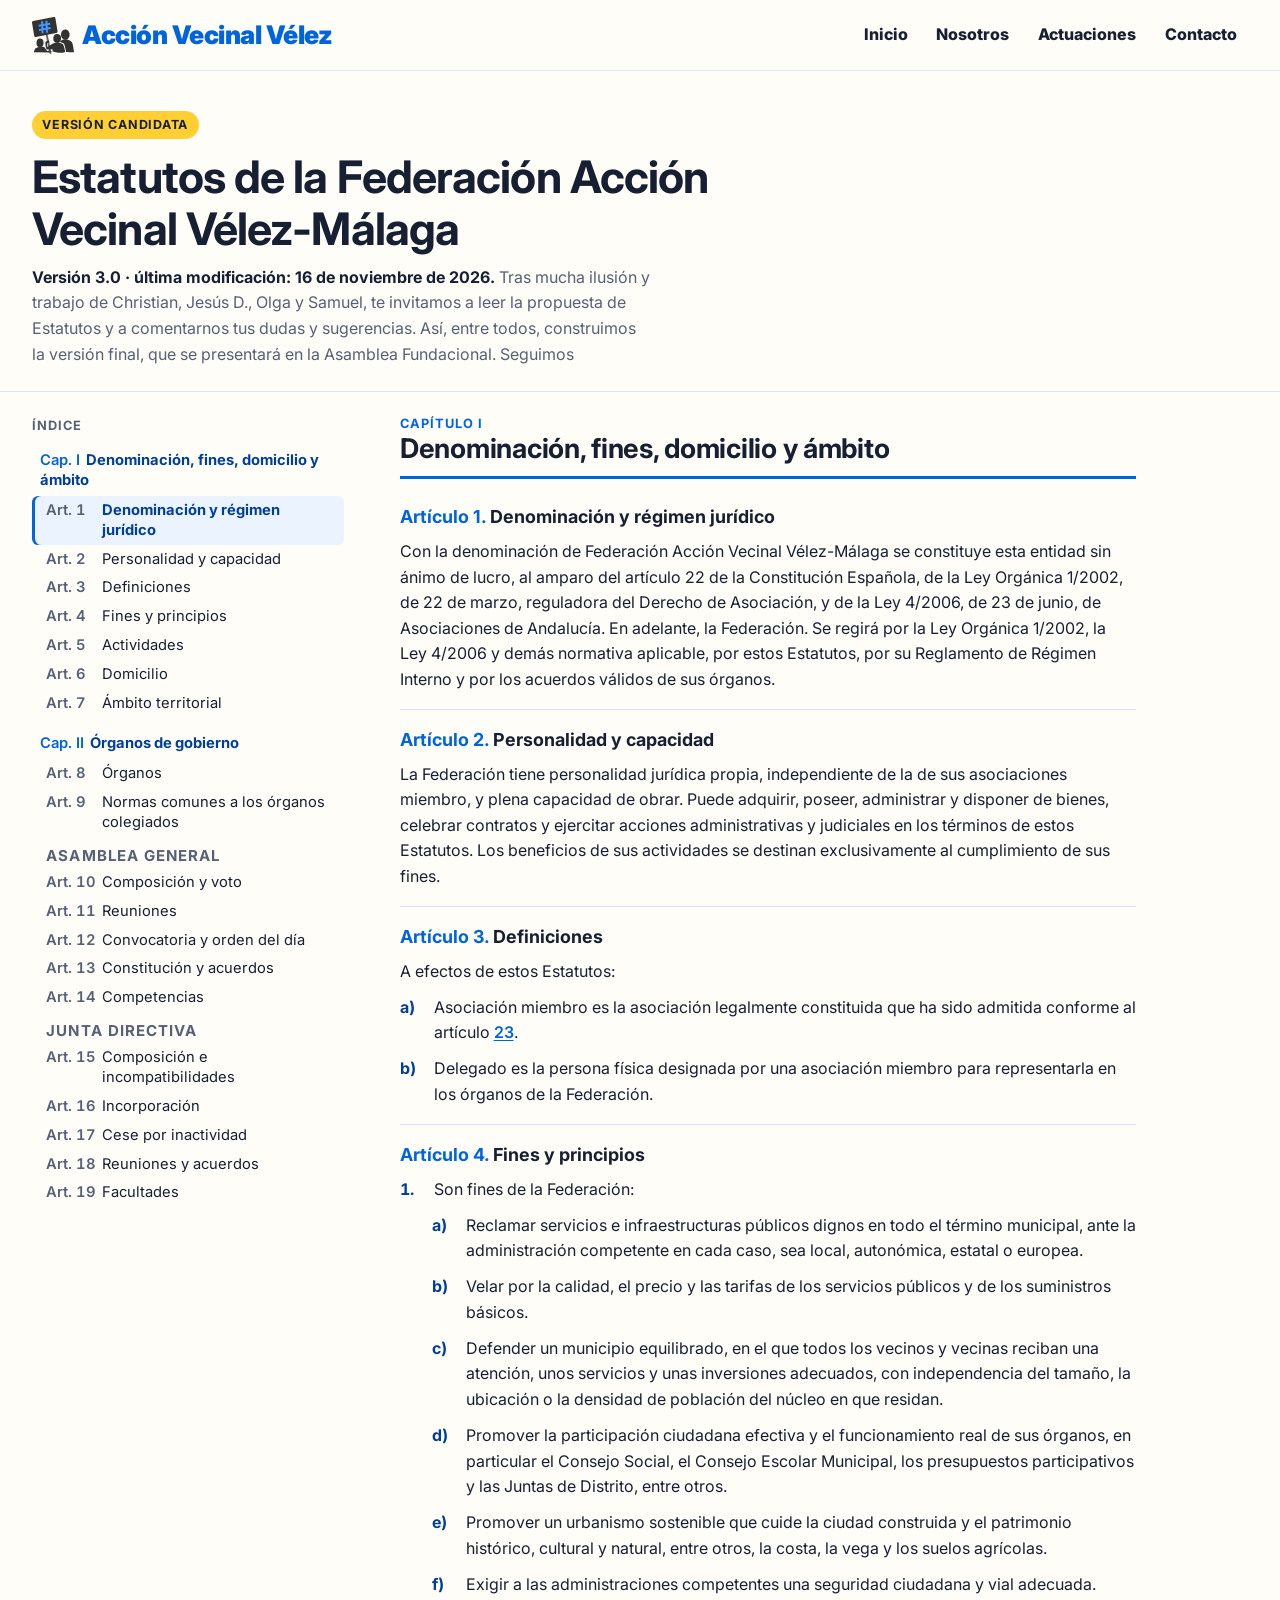
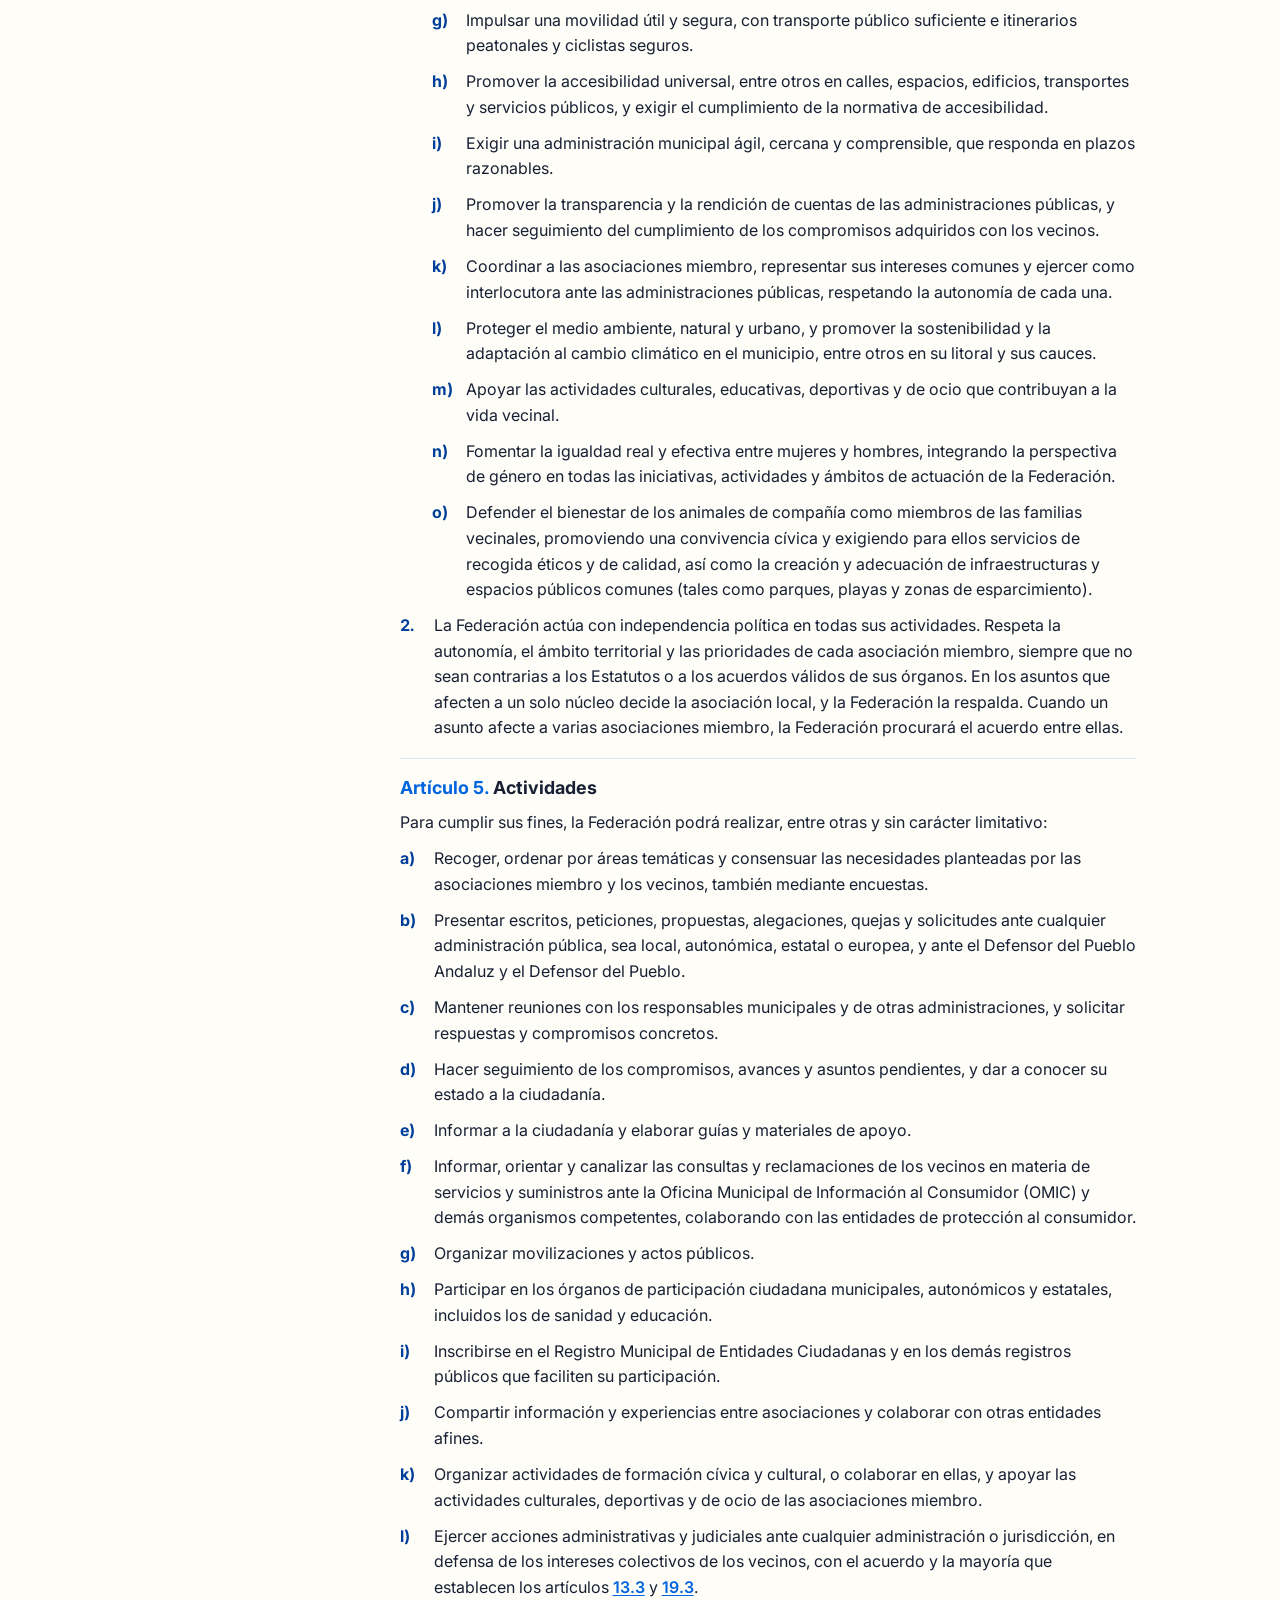
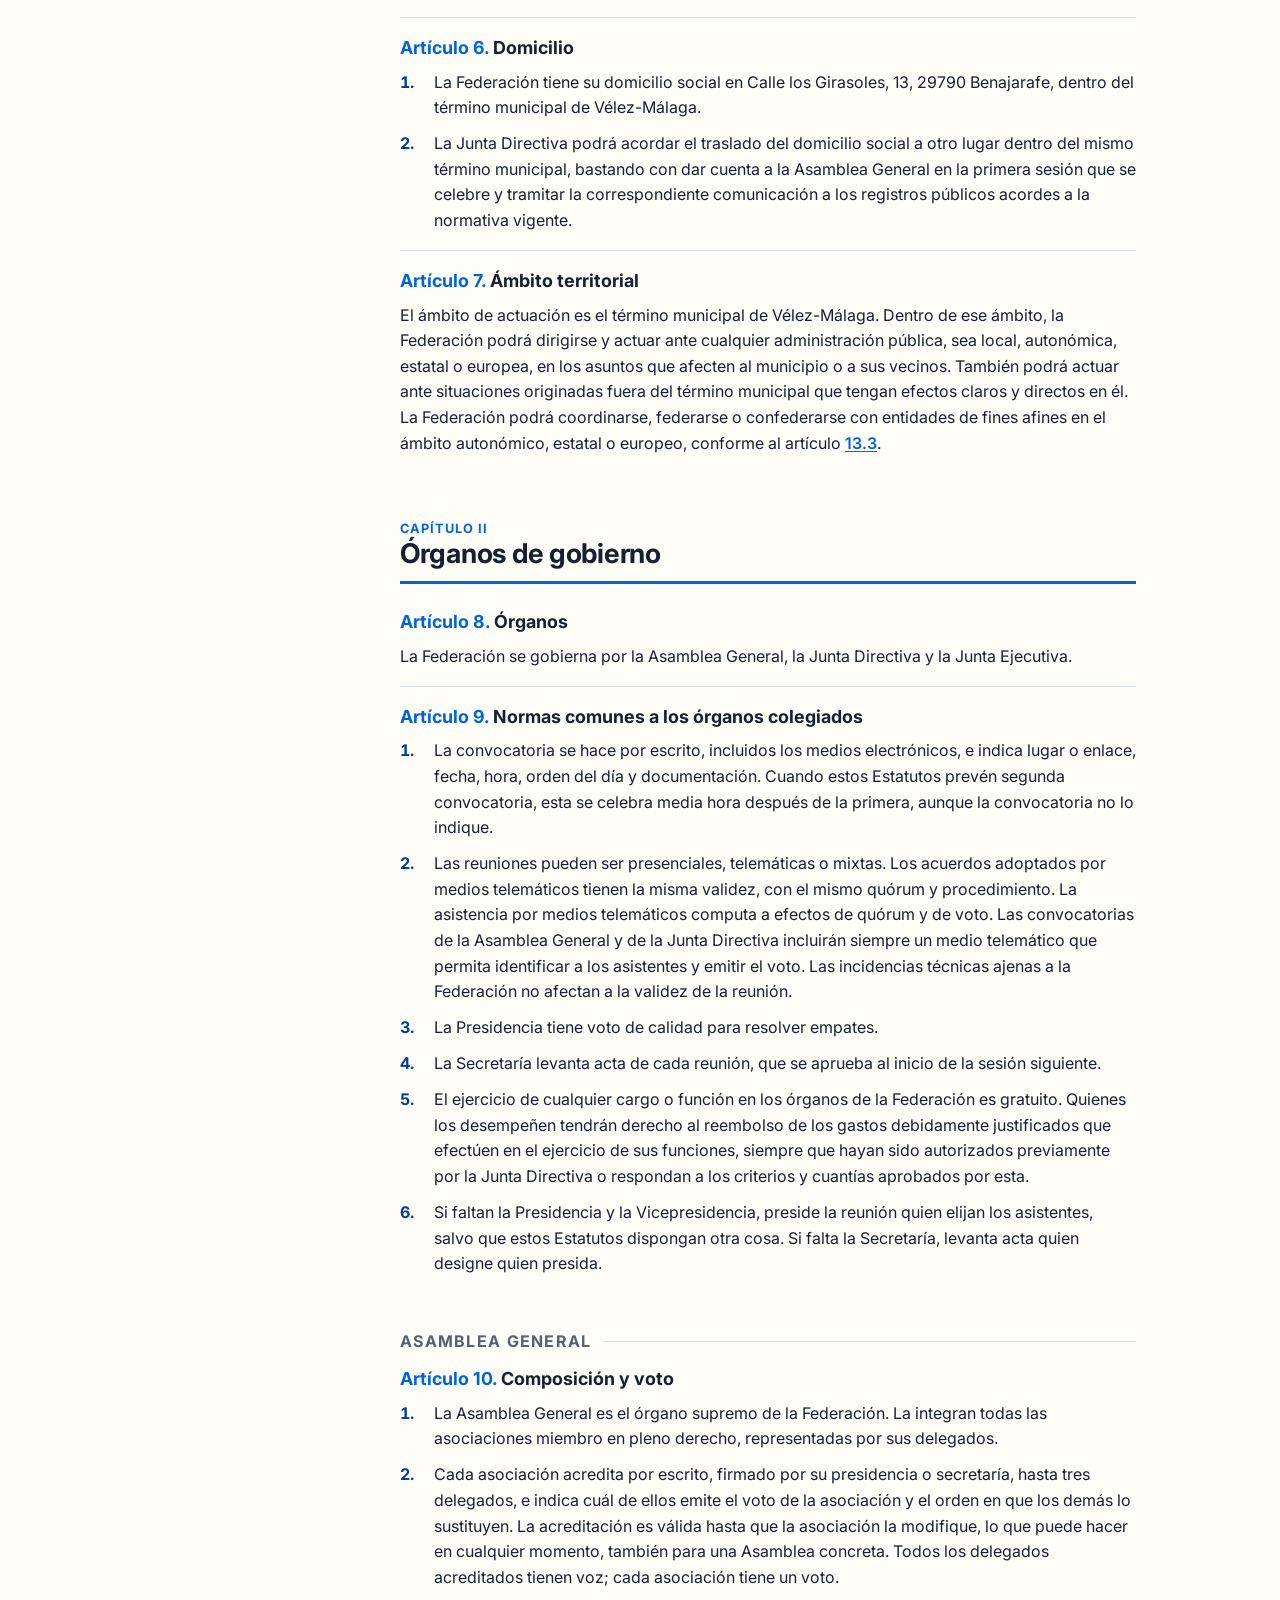
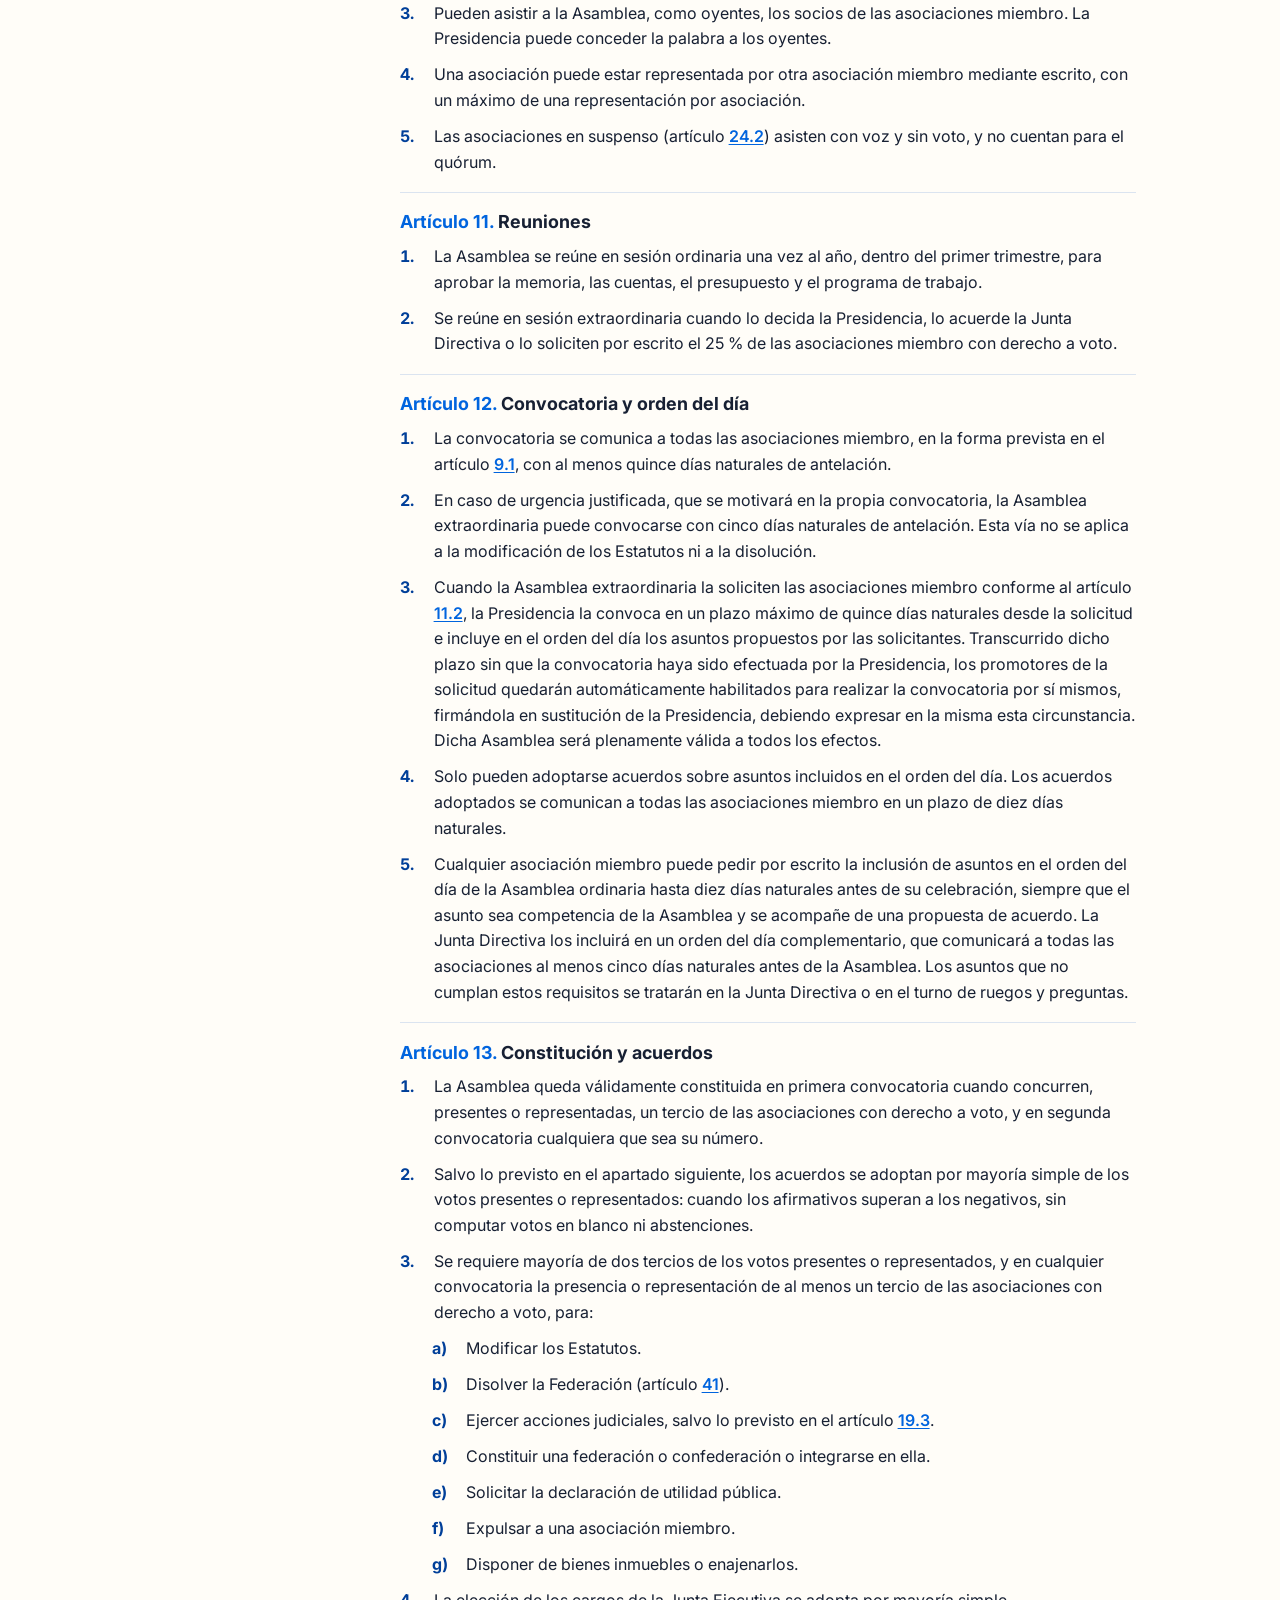
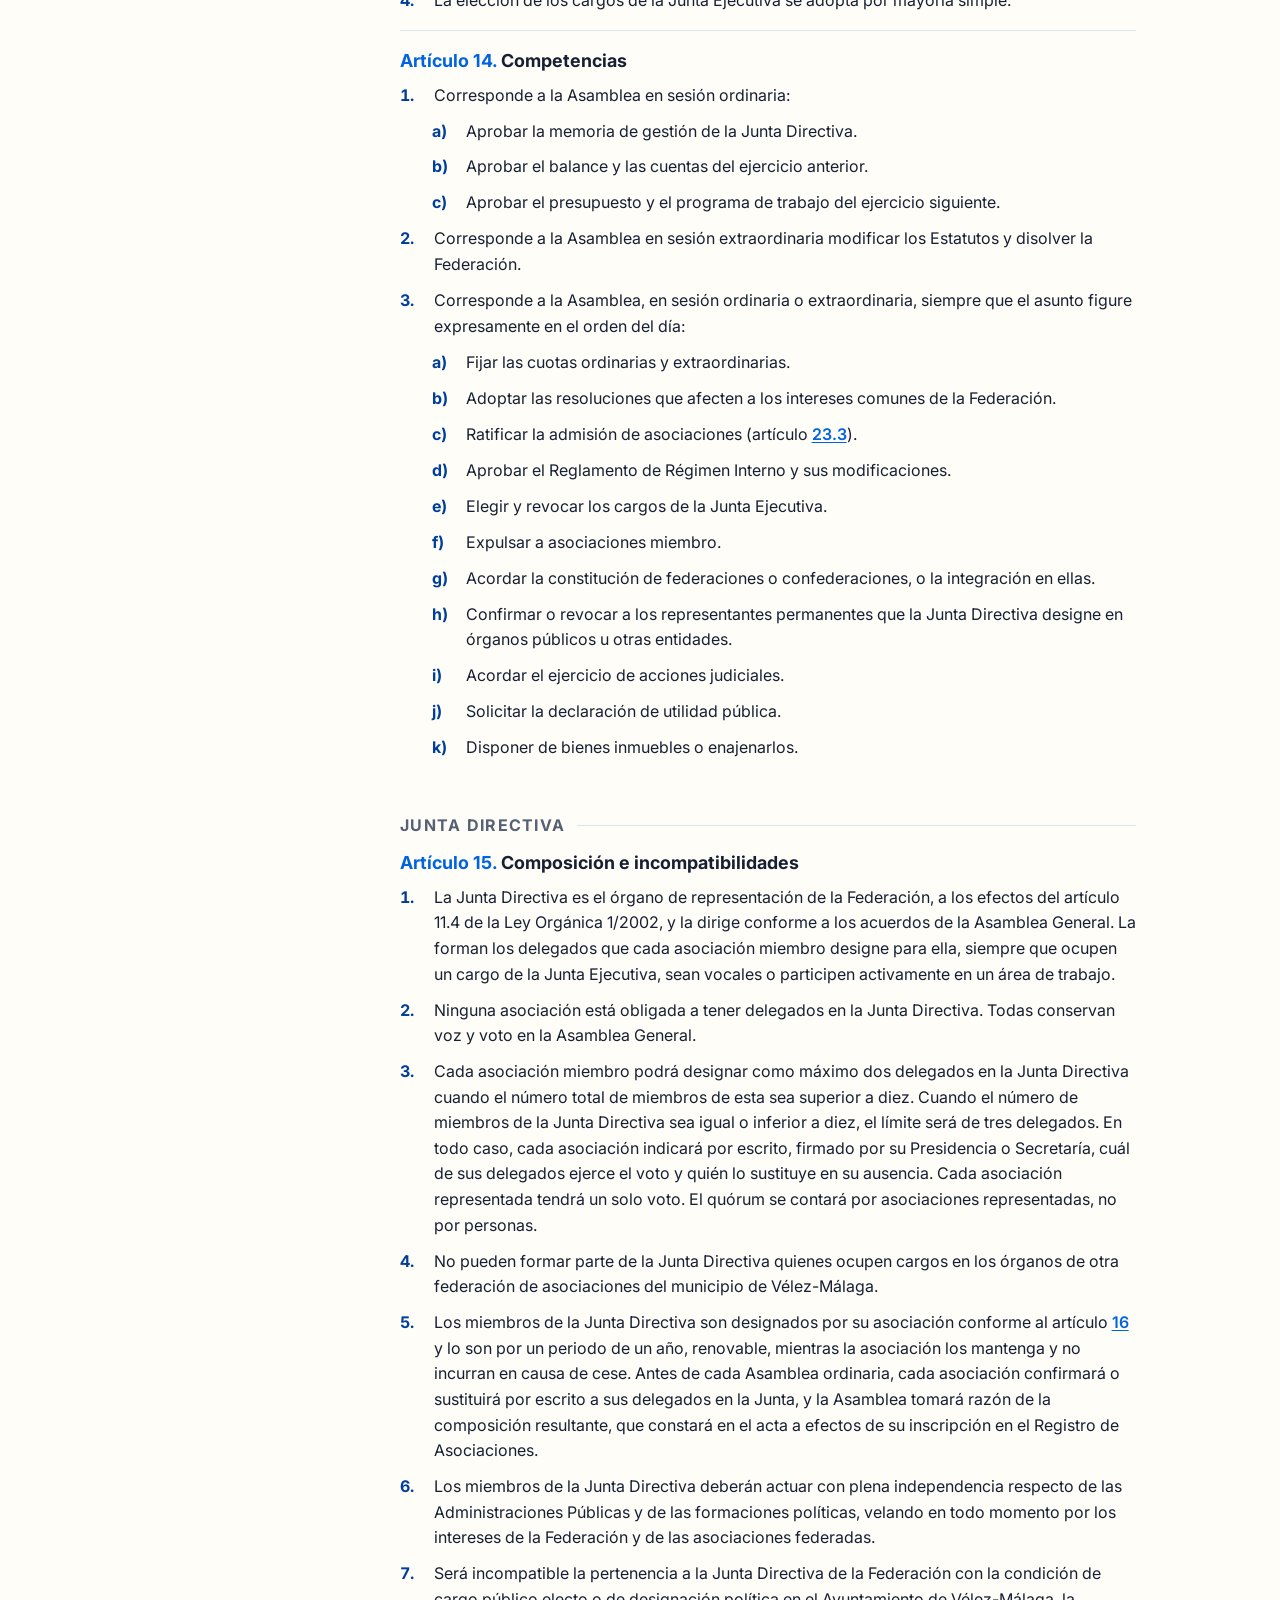
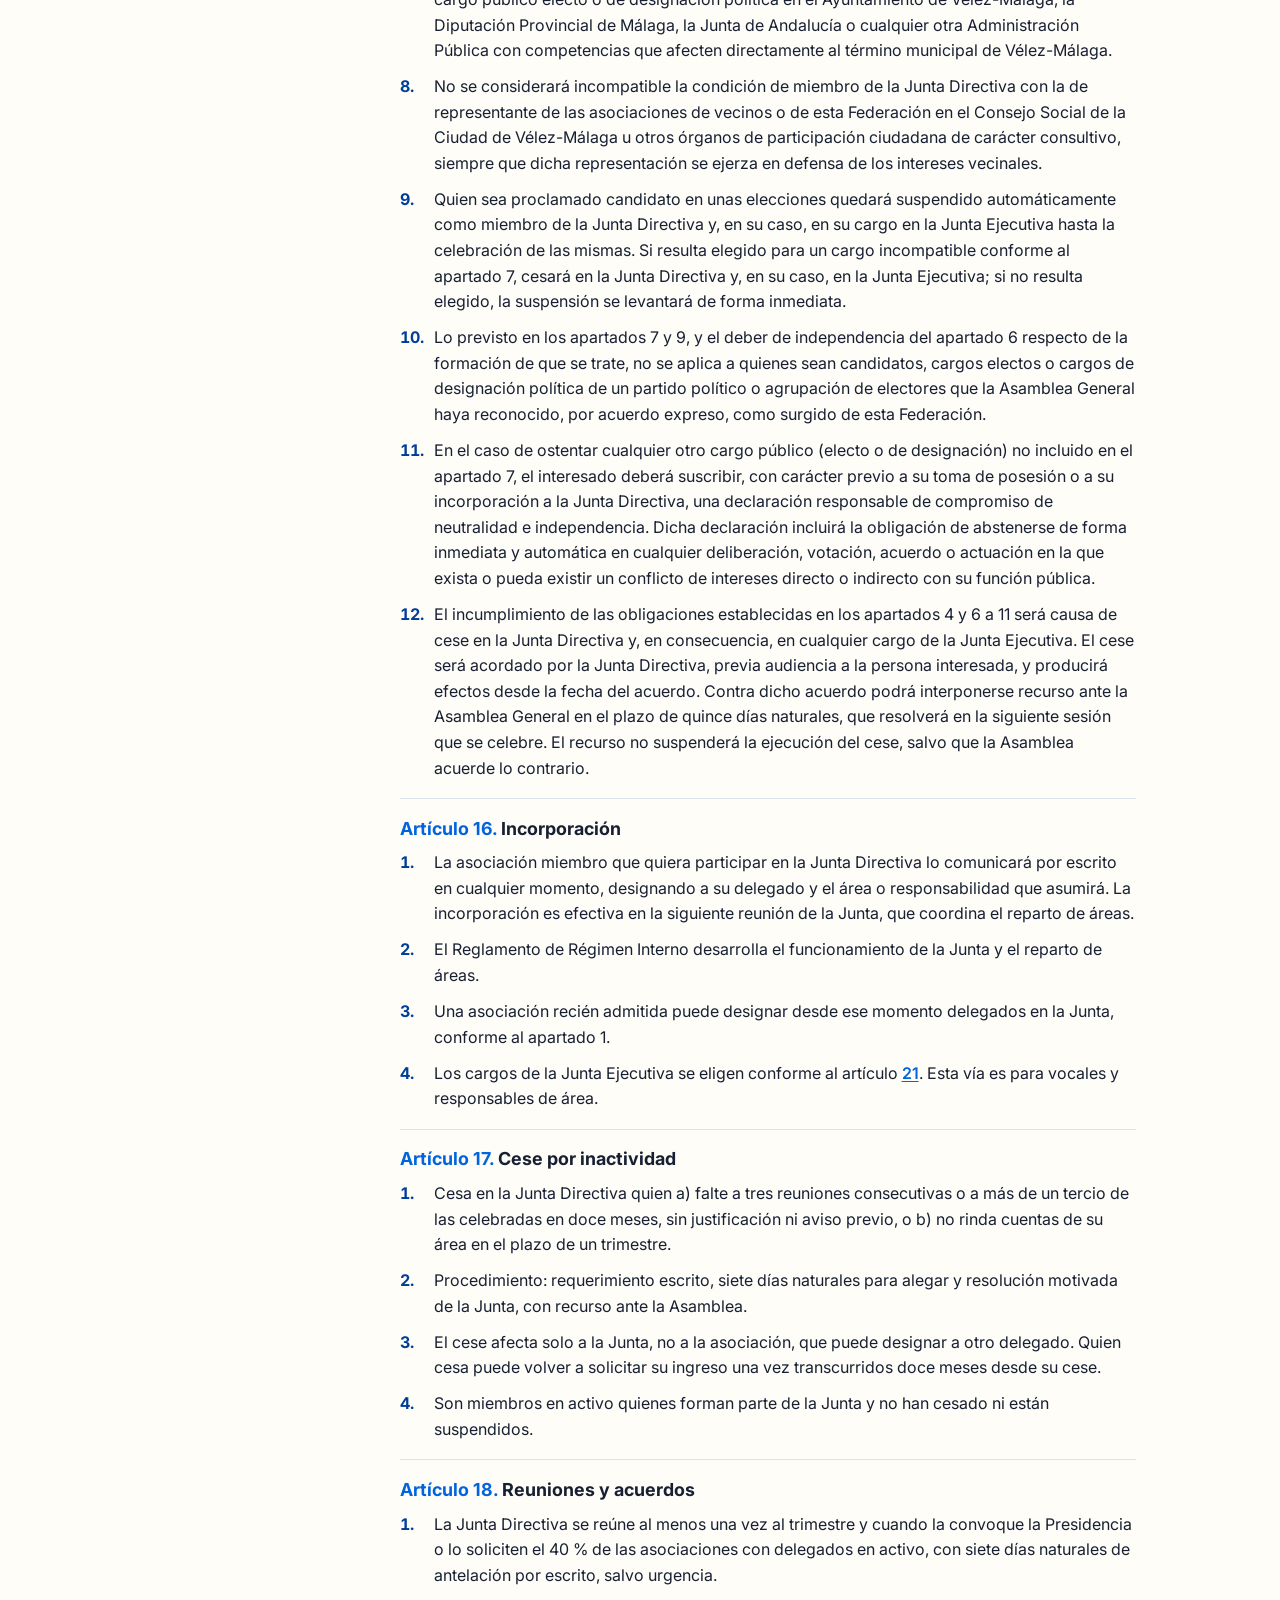
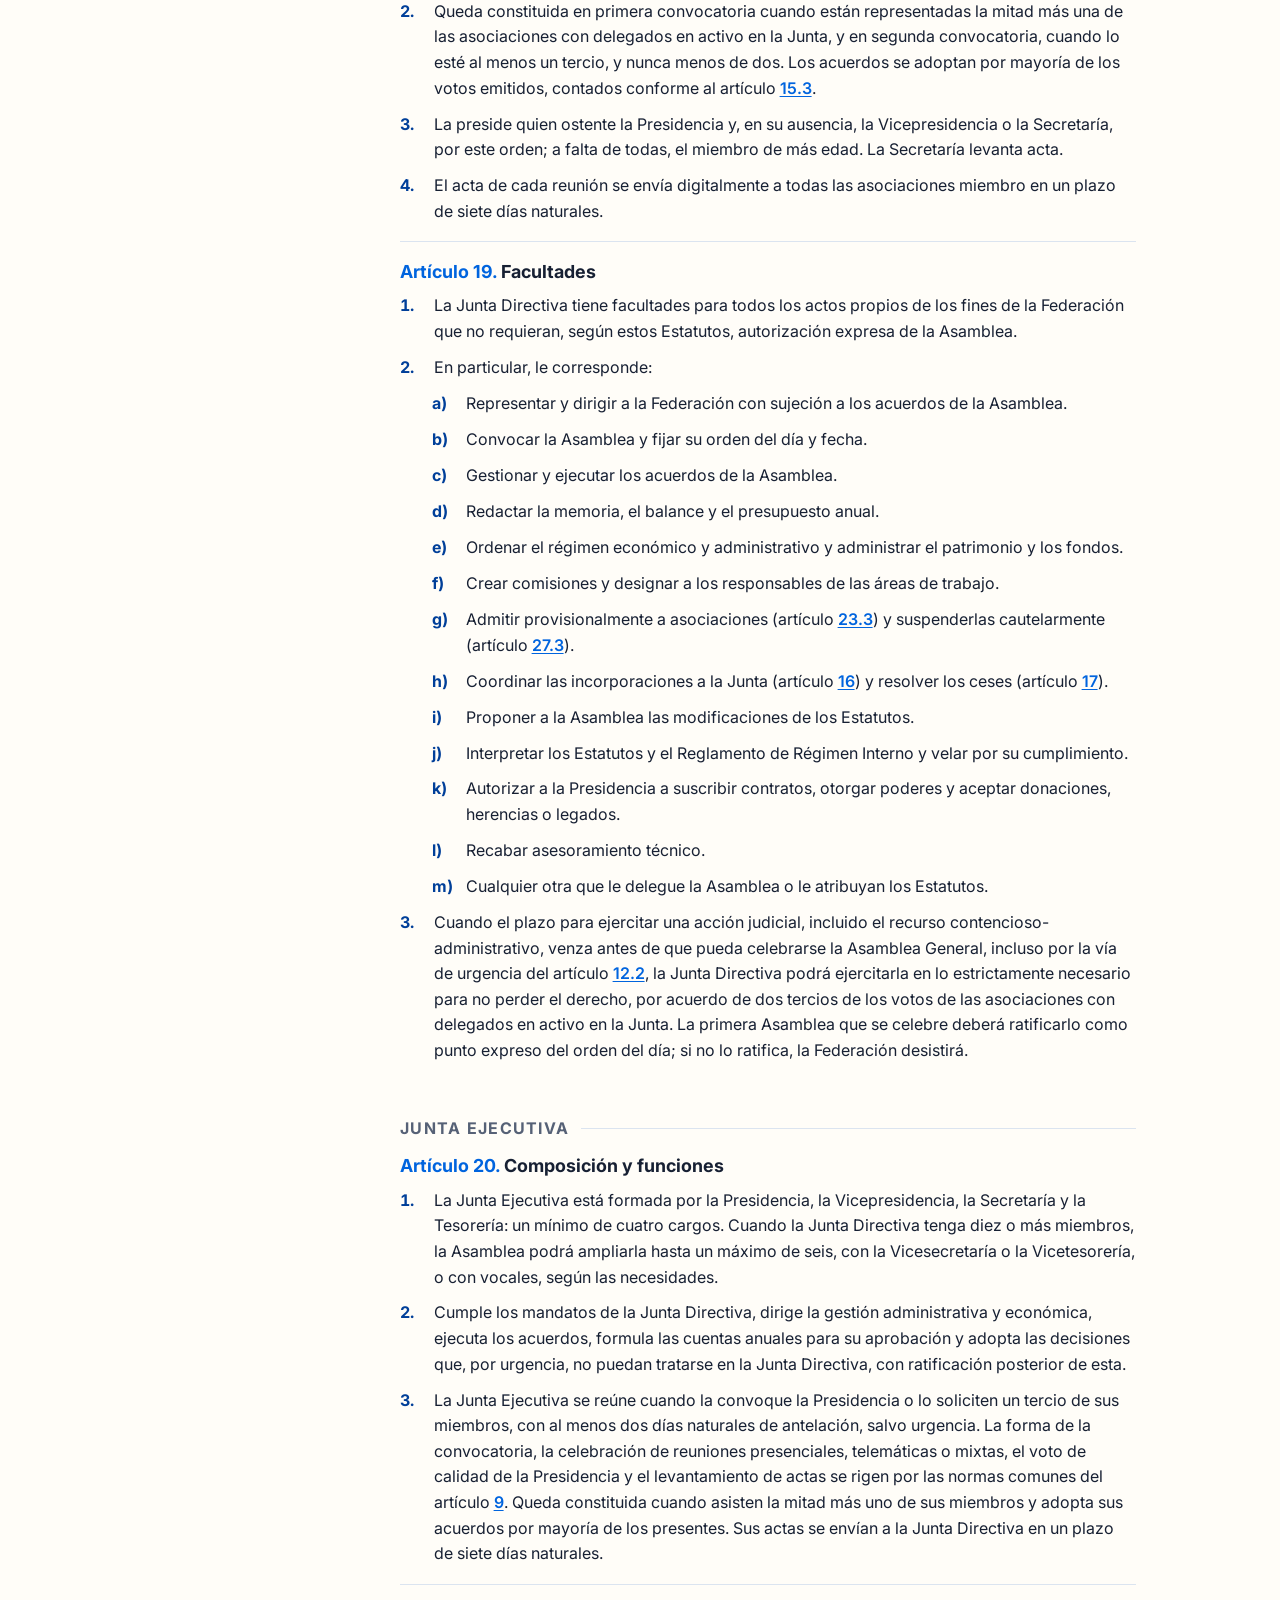
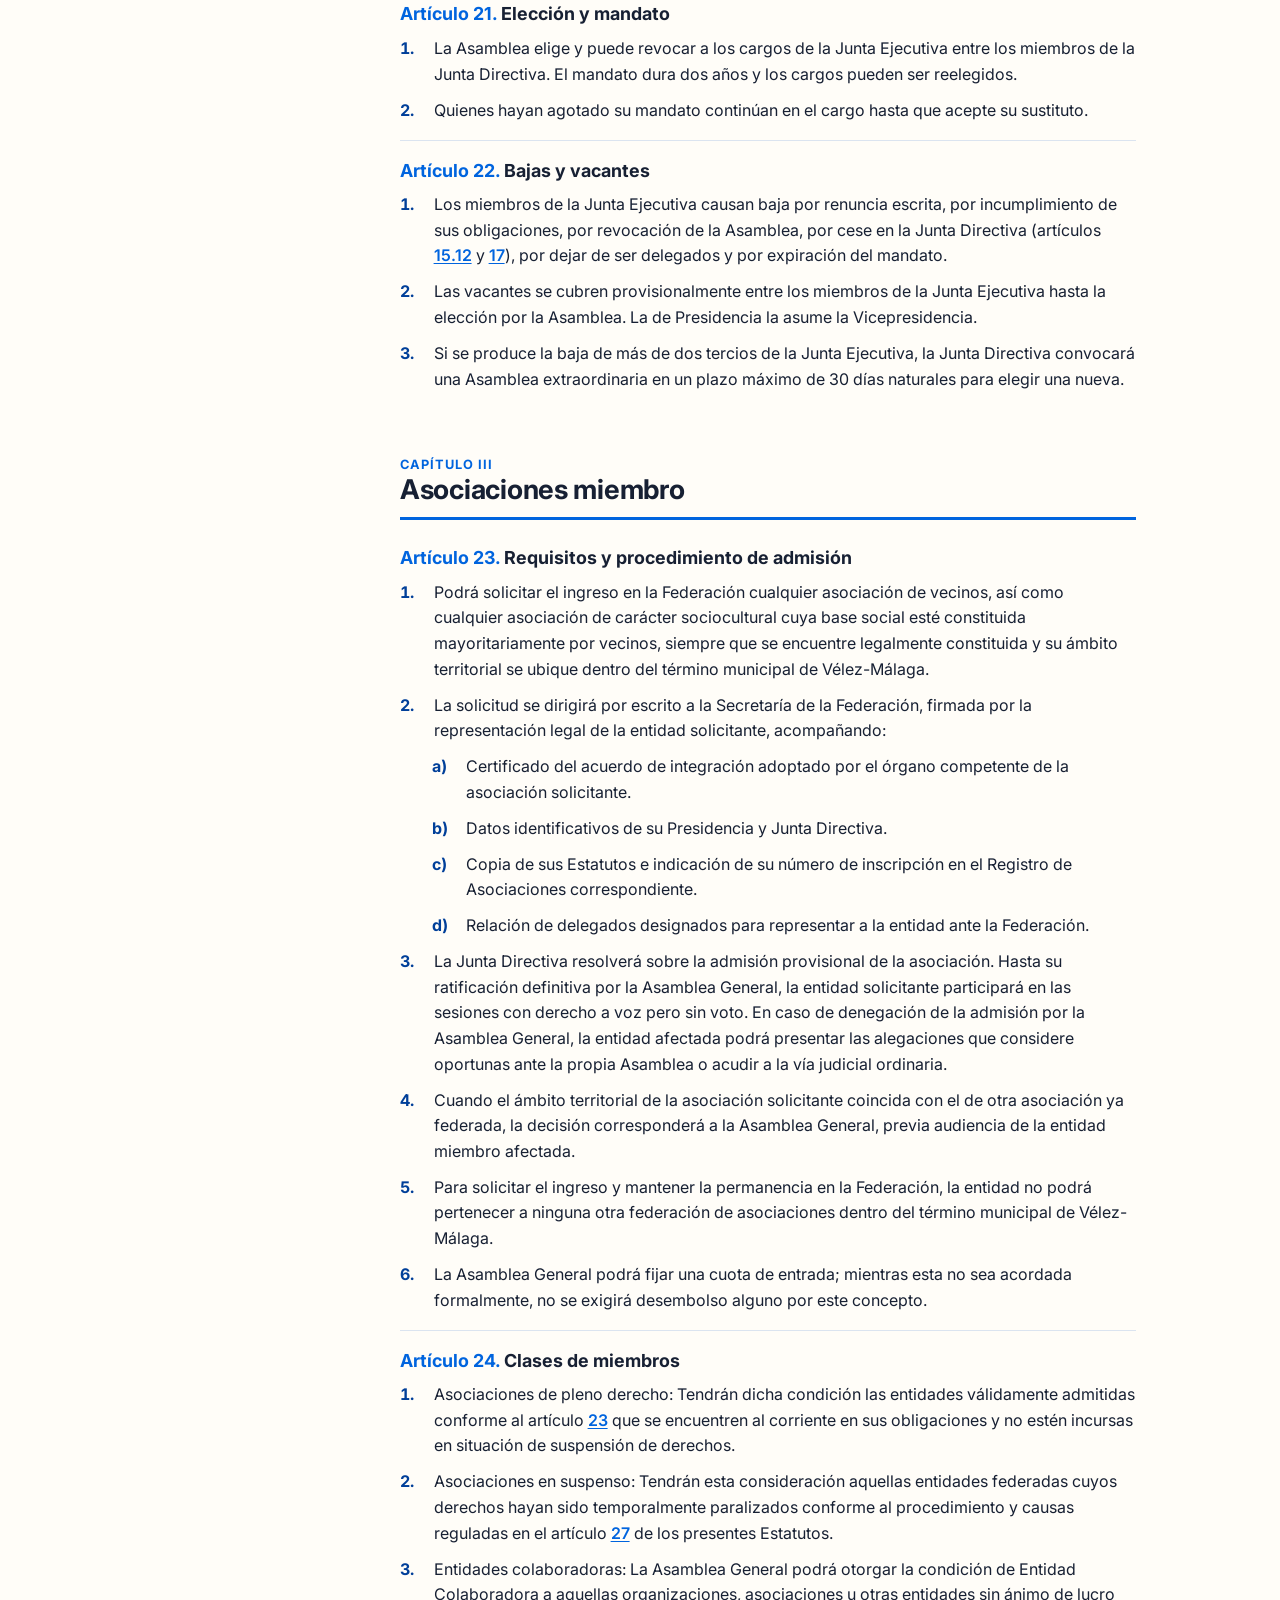
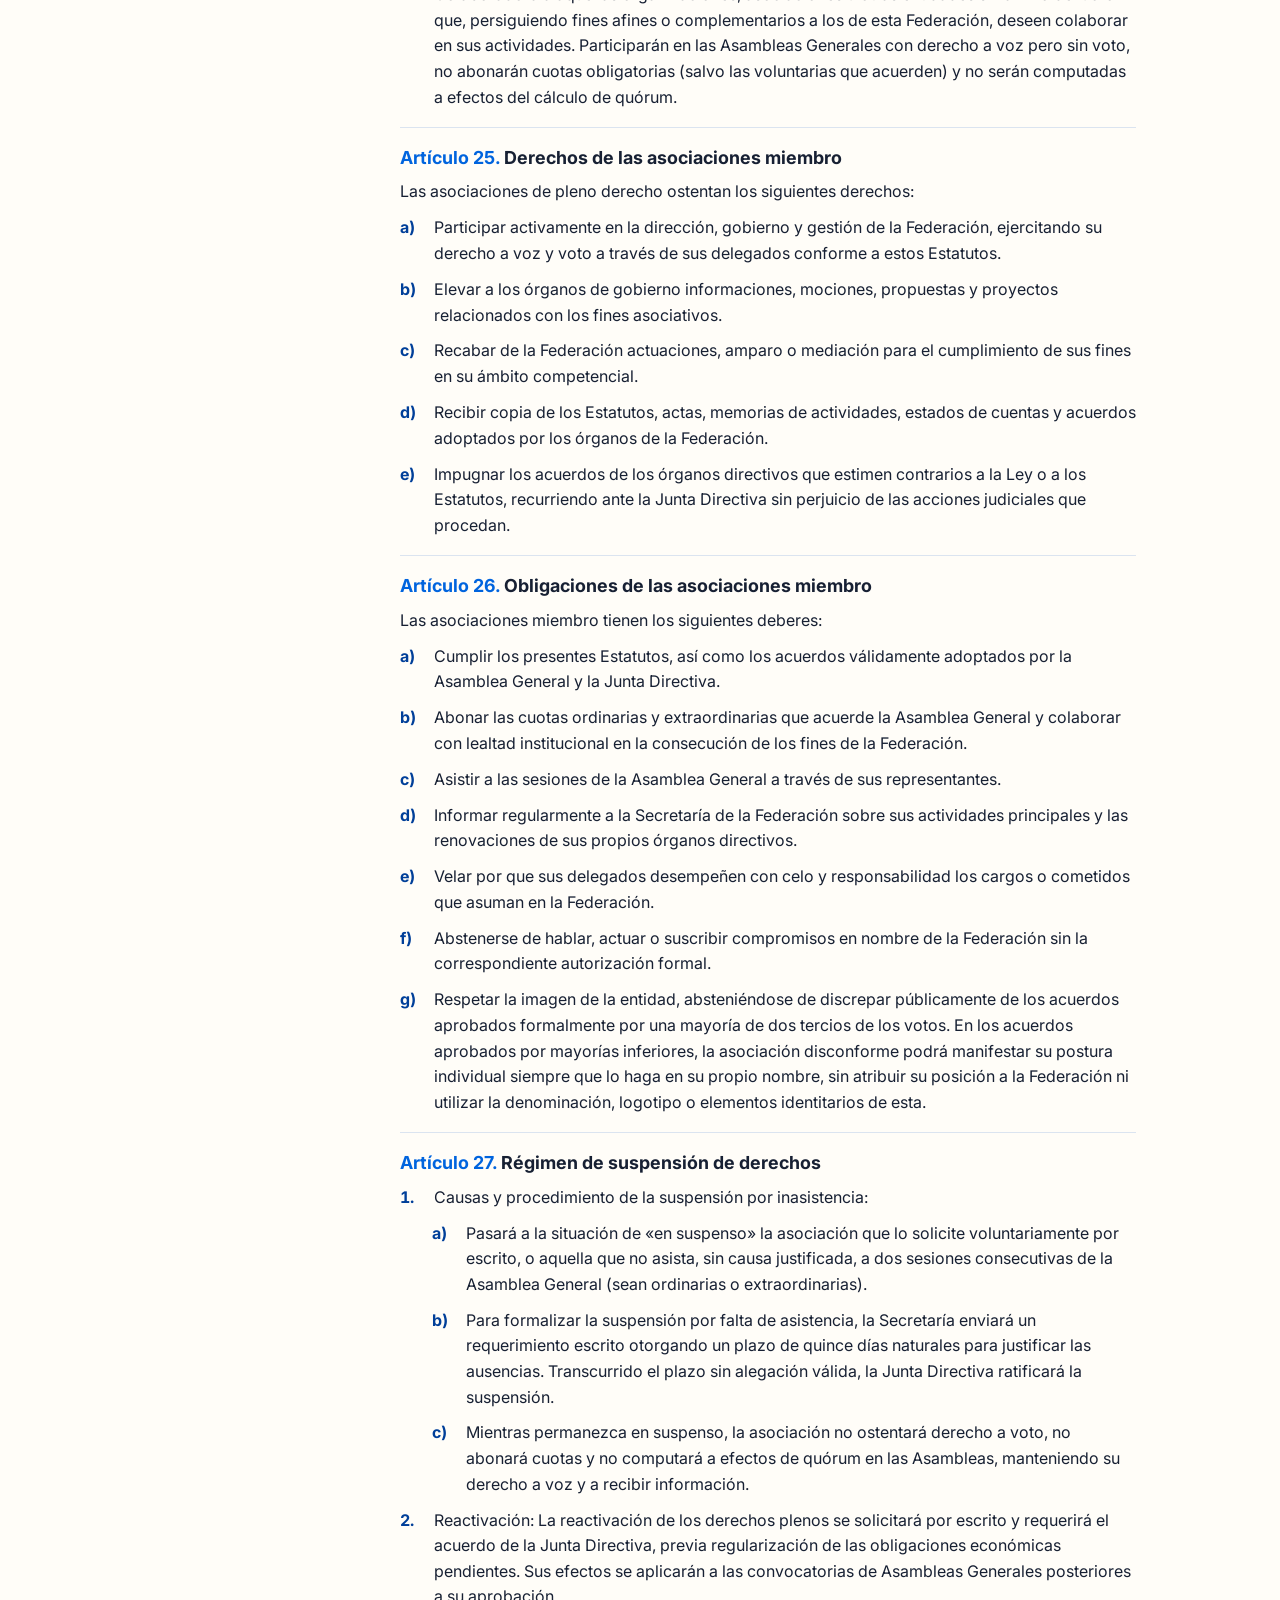
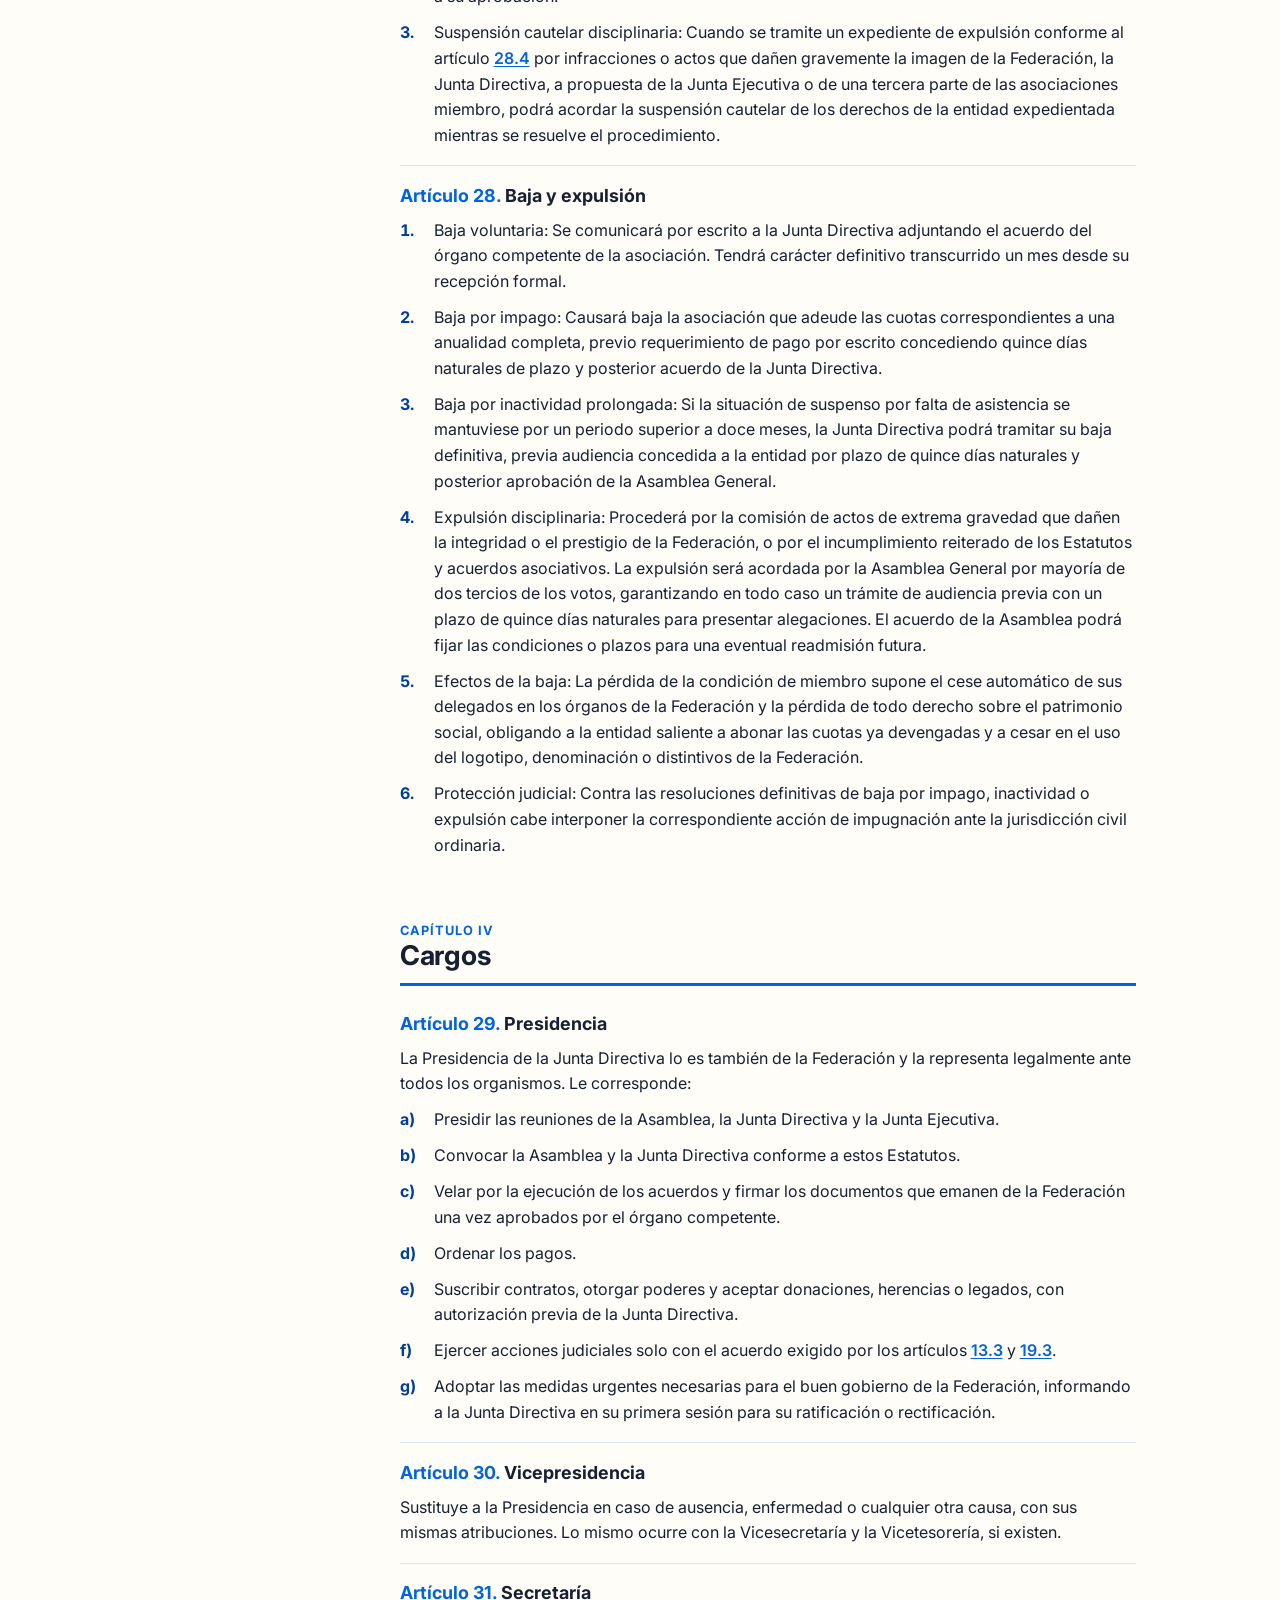
<file: estatutos/index.html>
<!doctype html>
<html lang="es">
<head>
<meta charset="utf-8">
<meta name="viewport" content="width=device-width, initial-scale=1">
<title>Estatutos · Acción Vecinal Vélez</title>
<meta name="description" content="Propuesta de Estatutos de la Federación Acción Vecinal Vélez-Málaga. Versión candidata: léela y comenta tus dudas y sugerencias.">
<link rel="canonical" href="https://accionvecinalvelez.com/estatutos/">
<meta property="og:type" content="article">
<meta property="og:locale" content="es_ES">
<meta property="og:site_name" content="Acción Vecinal Vélez">
<meta property="og:title" content="Estatutos de la Federación Acción Vecinal Vélez-Málaga · Versión candidata">
<meta property="og:description" content="Léela y comenta tus dudas y sugerencias en nuestro grupo de WhatsApp «Acción Vecinal Vélez».">
<meta property="og:url" content="https://accionvecinalvelez.com/estatutos/">
<meta property="og:image" content="https://accionvecinalvelez.com/assets/img/og-estatutos.jpg">
<meta property="og:image:width" content="1200">
<meta property="og:image:height" content="630">
<meta property="og:image:alt" content="Estatutos, versión candidata. Federación Acción Vecinal Vélez-Málaga">
<meta name="twitter:card" content="summary_large_image">
<link rel="preconnect" href="https://fonts.googleapis.com">
<link rel="preconnect" href="https://fonts.gstatic.com" crossorigin>
<link rel="stylesheet" href="https://fonts.googleapis.com/css2?family=Inter:wght@400..900&display=swap">
<link rel="stylesheet" href="estatutos.css">
</head>
<body>
<a class="skip-link" href="#contenido">Ir al texto</a>
<header class="site-header">
	<div class="wrap nav-wrap">
		<a class="brand" href="/" aria-label="Acción Vecinal Vélez, inicio"><img src="/assets/img/logo-accion_vecinal.svg" alt="" width="40" height="35"><span class="brand-name">Acción Vecinal<span class="brand-region"> Vélez</span></span></a>
		<button class="nav-toggle" type="button" aria-expanded="false" aria-controls="menu"><span class="nav-toggle-box"><span class="nav-toggle-bar"></span></span><span class="sr-only">Menú</span></button>
		<nav class="site-nav" id="menu" aria-label="Navegación principal">
			<ul>
				<li><a href="/">Inicio</a></li>
				<li><a href="/nosotros/">Nosotros</a></li>
				<li><a href="/actuaciones/">Actuaciones</a></li>
				<li><a href="/contacto/">Contacto</a></li>
			</ul>
		</nav>
	</div>
</header>

<div class="hero">
	<div class="wrap">
		<span class="badge">Versión candidata</span>
		<h1>Estatutos de la Federación Acción Vecinal Vélez-Málaga</h1>
		<p class="meta"><strong>Versión 3.0 · última modificación: 16 de noviembre de 2026.</strong> Tras mucha ilusión y trabajo de Christian, Jesús D., Olga y Samuel, te invitamos a leer la propuesta de Estatutos y a comentarnos tus dudas y sugerencias. 
		Así, entre todos, construimos la versión final, que se presentará en la Asamblea Fundacional. Seguimos </p>
	</div>
</div>

<div class="wrap layout">
	<nav class="indice" aria-label="Índice de los Estatutos">
		<h2>Índice</h2>
		<ol>
<li class="nav-cap"><a href="#c1"><span class="nav-num">Cap. I</span> Denominación, fines, domicilio y ámbito</a>
<ol>
<li><a href="#a1"><span class="nav-num">Art. 1</span><span class="nav-tit">Denominación y régimen jurídico</span></a></li>
<li><a href="#a2"><span class="nav-num">Art. 2</span><span class="nav-tit">Personalidad y capacidad</span></a></li>
<li><a href="#a3"><span class="nav-num">Art. 3</span><span class="nav-tit">Definiciones</span></a></li>
<li><a href="#a4"><span class="nav-num">Art. 4</span><span class="nav-tit">Fines y principios</span></a></li>
<li><a href="#a5"><span class="nav-num">Art. 5</span><span class="nav-tit">Actividades</span></a></li>
<li><a href="#a6"><span class="nav-num">Art. 6</span><span class="nav-tit">Domicilio</span></a></li>
<li><a href="#a7"><span class="nav-num">Art. 7</span><span class="nav-tit">Ámbito territorial</span></a></li>
</ol>
</li>
<li class="nav-cap"><a href="#c2"><span class="nav-num">Cap. II</span> Órganos de gobierno</a>
<ol>
<li><a href="#a8"><span class="nav-num">Art. 8</span><span class="nav-tit">Órganos</span></a></li>
<li><a href="#a9"><span class="nav-num">Art. 9</span><span class="nav-tit">Normas comunes a los órganos colegiados</span></a></li>
<li class="nav-sec"><a href="#c2a">Asamblea General</a></li>
<li><a href="#a10"><span class="nav-num">Art. 10</span><span class="nav-tit">Composición y voto</span></a></li>
<li><a href="#a11"><span class="nav-num">Art. 11</span><span class="nav-tit">Reuniones</span></a></li>
<li><a href="#a12"><span class="nav-num">Art. 12</span><span class="nav-tit">Convocatoria y orden del día</span></a></li>
<li><a href="#a13"><span class="nav-num">Art. 13</span><span class="nav-tit">Constitución y acuerdos</span></a></li>
<li><a href="#a14"><span class="nav-num">Art. 14</span><span class="nav-tit">Competencias</span></a></li>
<li class="nav-sec"><a href="#c2b">Junta Directiva</a></li>
<li><a href="#a15"><span class="nav-num">Art. 15</span><span class="nav-tit">Composición e incompatibilidades</span></a></li>
<li><a href="#a16"><span class="nav-num">Art. 16</span><span class="nav-tit">Incorporación</span></a></li>
<li><a href="#a17"><span class="nav-num">Art. 17</span><span class="nav-tit">Cese por inactividad</span></a></li>
<li><a href="#a18"><span class="nav-num">Art. 18</span><span class="nav-tit">Reuniones y acuerdos</span></a></li>
<li><a href="#a19"><span class="nav-num">Art. 19</span><span class="nav-tit">Facultades</span></a></li>
<li class="nav-sec"><a href="#c2c">Junta Ejecutiva</a></li>
<li><a href="#a20"><span class="nav-num">Art. 20</span><span class="nav-tit">Composición y funciones</span></a></li>
<li><a href="#a21"><span class="nav-num">Art. 21</span><span class="nav-tit">Elección y mandato</span></a></li>
<li><a href="#a22"><span class="nav-num">Art. 22</span><span class="nav-tit">Bajas y vacantes</span></a></li>
</ol>
</li>
<li class="nav-cap"><a href="#c3"><span class="nav-num">Cap. III</span> Asociaciones miembro</a>
<ol>
<li><a href="#a23"><span class="nav-num">Art. 23</span><span class="nav-tit">Requisitos y procedimiento de admisión</span></a></li>
<li><a href="#a24"><span class="nav-num">Art. 24</span><span class="nav-tit">Clases de miembros</span></a></li>
<li><a href="#a25"><span class="nav-num">Art. 25</span><span class="nav-tit">Derechos de las asociaciones miembro</span></a></li>
<li><a href="#a26"><span class="nav-num">Art. 26</span><span class="nav-tit">Obligaciones de las asociaciones miembro</span></a></li>
<li><a href="#a27"><span class="nav-num">Art. 27</span><span class="nav-tit">Régimen de suspensión de derechos</span></a></li>
<li><a href="#a28"><span class="nav-num">Art. 28</span><span class="nav-tit">Baja y expulsión</span></a></li>
</ol>
</li>
<li class="nav-cap"><a href="#c4"><span class="nav-num">Cap. IV</span> Cargos</a>
<ol>
<li><a href="#a29"><span class="nav-num">Art. 29</span><span class="nav-tit">Presidencia</span></a></li>
<li><a href="#a30"><span class="nav-num">Art. 30</span><span class="nav-tit">Vicepresidencia</span></a></li>
<li><a href="#a31"><span class="nav-num">Art. 31</span><span class="nav-tit">Secretaría</span></a></li>
<li><a href="#a32"><span class="nav-num">Art. 32</span><span class="nav-tit">Tesorería</span></a></li>
<li><a href="#a33"><span class="nav-num">Art. 33</span><span class="nav-tit">Vocales y responsables de área</span></a></li>
<li><a href="#a34"><span class="nav-num">Art. 34</span><span class="nav-tit">Portavocía y comunicación</span></a></li>
</ol>
</li>
<li class="nav-cap"><a href="#c5"><span class="nav-num">Cap. V</span> Régimen económico</a>
<ol>
<li><a href="#a35"><span class="nav-num">Art. 35</span><span class="nav-tit">Patrimonio y recursos</span></a></li>
<li><a href="#a36"><span class="nav-num">Art. 36</span><span class="nav-tit">Ejercicio, contabilidad y libros</span></a></li>
<li><a href="#a37"><span class="nav-num">Art. 37</span><span class="nav-tit">Transparencia</span></a></li>
</ol>
</li>
<li class="nav-cap"><a href="#c6"><span class="nav-num">Cap. VI</span> Reglamento, reforma, duración y disolución</a>
<ol>
<li><a href="#a38"><span class="nav-num">Art. 38</span><span class="nav-tit">Reglamento de Régimen Interno</span></a></li>
<li><a href="#a39"><span class="nav-num">Art. 39</span><span class="nav-tit">Reforma de los Estatutos</span></a></li>
<li><a href="#a40"><span class="nav-num">Art. 40</span><span class="nav-tit">Duración</span></a></li>
<li><a href="#a41"><span class="nav-num">Art. 41</span><span class="nav-tit">Disolución</span></a></li>
<li><a href="#a42"><span class="nav-num">Art. 42</span><span class="nav-tit">Liquidación</span></a></li>
</ol>
</li>
<li class="nav-cap"><a href="#dt"><span class="nav-num">Disp. trans.</span> Constitución de la Federación</a>
</li>
		</ol>
	</nav>
	<main id="contenido" class="contenido" tabindex="-1">
<section class="capitulo" aria-labelledby="c1">
<h2 id="c1"><span class="cap-num">Capítulo I</span> Denominación, fines, domicilio y ámbito</h2>
<article class="art">
<h3 id="a1"><a class="ancla" href="#a1" aria-label="Enlace al artículo 1">Artículo 1.</a> Denominación y régimen jurídico</h3>
<p>Con la denominación de Federación Acción Vecinal Vélez-Málaga se constituye esta entidad sin ánimo de lucro, al amparo del artículo 22 de la Constitución Española, de la Ley Orgánica 1/2002, de 22 de marzo, reguladora del Derecho de Asociación, y de la Ley 4/2006, de 23 de junio, de Asociaciones de Andalucía. En adelante, la Federación. Se regirá por la Ley Orgánica 1/2002, la Ley 4/2006 y demás normativa aplicable, por estos Estatutos, por su Reglamento de Régimen Interno y por los acuerdos válidos de sus órganos.</p>
</article>
<article class="art">
<h3 id="a2"><a class="ancla" href="#a2" aria-label="Enlace al artículo 2">Artículo 2.</a> Personalidad y capacidad</h3>
<p>La Federación tiene personalidad jurídica propia, independiente de la de sus asociaciones miembro, y plena capacidad de obrar. Puede adquirir, poseer, administrar y disponer de bienes, celebrar contratos y ejercitar acciones administrativas y judiciales en los términos de estos Estatutos. Los beneficios de sus actividades se destinan exclusivamente al cumplimiento de sus fines.</p>
</article>
<article class="art">
<h3 id="a3"><a class="ancla" href="#a3" aria-label="Enlace al artículo 3">Artículo 3.</a> Definiciones</h3>
<p>A efectos de estos Estatutos:</p>
<p class="ap"><span class="lab">a)</span><span class="txt">Asociación miembro es la asociación legalmente constituida que ha sido admitida conforme al artículo <a class="ref" href="#a23">23</a>.</span></p>
<p class="ap"><span class="lab">b)</span><span class="txt">Delegado es la persona física designada por una asociación miembro para representarla en los órganos de la Federación.</span></p>
</article>
<article class="art">
<h3 id="a4"><a class="ancla" href="#a4" aria-label="Enlace al artículo 4">Artículo 4.</a> Fines y principios</h3>
<p class="ap"><span class="lab">1.</span><span class="txt">Son fines de la Federación:</span></p>
<p class="ap sub"><span class="lab">a)</span><span class="txt">Reclamar servicios e infraestructuras públicos dignos en todo el término municipal, ante la administración competente en cada caso, sea local, autonómica, estatal o europea.</span></p>
<p class="ap sub"><span class="lab">b)</span><span class="txt">Velar por la calidad, el precio y las tarifas de los servicios públicos y de los suministros básicos.</span></p>
<p class="ap sub"><span class="lab">c)</span><span class="txt">Defender un municipio equilibrado, en el que todos los vecinos y vecinas reciban una atención, unos servicios y unas inversiones adecuados, con independencia del tamaño, la ubicación o la densidad de población del núcleo en que residan.</span></p>
<p class="ap sub"><span class="lab">d)</span><span class="txt">Promover la participación ciudadana efectiva y el funcionamiento real de sus órganos, en particular el Consejo Social, el Consejo Escolar Municipal, los presupuestos participativos y las Juntas de Distrito, entre otros.</span></p>
<p class="ap sub"><span class="lab">e)</span><span class="txt">Promover un urbanismo sostenible que cuide la ciudad construida y el patrimonio histórico, cultural y natural, entre otros, la costa, la vega y los suelos agrícolas.</span></p>
<p class="ap sub"><span class="lab">f)</span><span class="txt">Exigir a las administraciones competentes una seguridad ciudadana y vial adecuada.</span></p>
<p class="ap sub"><span class="lab">g)</span><span class="txt">Impulsar una movilidad útil y segura, con transporte público suficiente e itinerarios peatonales y ciclistas seguros.</span></p>
<p class="ap sub"><span class="lab">h)</span><span class="txt">Promover la accesibilidad universal, entre otros en calles, espacios, edificios, transportes y servicios públicos, y exigir el cumplimiento de la normativa de accesibilidad.</span></p>
<p class="ap sub"><span class="lab">i)</span><span class="txt">Exigir una administración municipal ágil, cercana y comprensible, que responda en plazos razonables.</span></p>
<p class="ap sub"><span class="lab">j)</span><span class="txt">Promover la transparencia y la rendición de cuentas de las administraciones públicas, y hacer seguimiento del cumplimiento de los compromisos adquiridos con los vecinos.</span></p>
<p class="ap sub"><span class="lab">k)</span><span class="txt">Coordinar a las asociaciones miembro, representar sus intereses comunes y ejercer como interlocutora ante las administraciones públicas, respetando la autonomía de cada una.</span></p>
<p class="ap sub"><span class="lab">l)</span><span class="txt">Proteger el medio ambiente, natural y urbano, y promover la sostenibilidad y la adaptación al cambio climático en el municipio, entre otros en su litoral y sus cauces.</span></p>
<p class="ap sub"><span class="lab">m)</span><span class="txt">Apoyar las actividades culturales, educativas, deportivas y de ocio que contribuyan a la vida vecinal.</span></p>
<p class="ap sub"><span class="lab">n)</span><span class="txt">Fomentar la igualdad real y efectiva entre mujeres y hombres, integrando la perspectiva de género en todas las iniciativas, actividades y ámbitos de actuación de la Federación.</span></p>
<p class="ap sub"><span class="lab">o)</span><span class="txt">Defender el bienestar de los animales de compañía como miembros de las familias vecinales, promoviendo una convivencia cívica y exigiendo para ellos servicios de recogida éticos y de calidad, así como la creación y adecuación de infraestructuras y espacios públicos comunes (tales como parques, playas y zonas de esparcimiento).</span></p>
<p class="ap"><span class="lab">2.</span><span class="txt">La Federación actúa con independencia política en todas sus actividades. Respeta la autonomía, el ámbito territorial y las prioridades de cada asociación miembro, siempre que no sean contrarias a los Estatutos o a los acuerdos válidos de sus órganos. En los asuntos que afecten a un solo núcleo decide la asociación local, y la Federación la respalda. Cuando un asunto afecte a varias asociaciones miembro, la Federación procurará el acuerdo entre ellas.</span></p>
</article>
<article class="art">
<h3 id="a5"><a class="ancla" href="#a5" aria-label="Enlace al artículo 5">Artículo 5.</a> Actividades</h3>
<p>Para cumplir sus fines, la Federación podrá realizar, entre otras y sin carácter limitativo:</p>
<p class="ap"><span class="lab">a)</span><span class="txt">Recoger, ordenar por áreas temáticas y consensuar las necesidades planteadas por las asociaciones miembro y los vecinos, también mediante encuestas.</span></p>
<p class="ap"><span class="lab">b)</span><span class="txt">Presentar escritos, peticiones, propuestas, alegaciones, quejas y solicitudes ante cualquier administración pública, sea local, autonómica, estatal o europea, y ante el Defensor del Pueblo Andaluz y el Defensor del Pueblo.</span></p>
<p class="ap"><span class="lab">c)</span><span class="txt">Mantener reuniones con los responsables municipales y de otras administraciones, y solicitar respuestas y compromisos concretos.</span></p>
<p class="ap"><span class="lab">d)</span><span class="txt">Hacer seguimiento de los compromisos, avances y asuntos pendientes, y dar a conocer su estado a la ciudadanía.</span></p>
<p class="ap"><span class="lab">e)</span><span class="txt">Informar a la ciudadanía y elaborar guías y materiales de apoyo.</span></p>
<p class="ap"><span class="lab">f)</span><span class="txt">Informar, orientar y canalizar las consultas y reclamaciones de los vecinos en materia de servicios y suministros ante la Oficina Municipal de Información al Consumidor (OMIC) y demás organismos competentes, colaborando con las entidades de protección al consumidor.</span></p>
<p class="ap"><span class="lab">g)</span><span class="txt">Organizar movilizaciones y actos públicos.</span></p>
<p class="ap"><span class="lab">h)</span><span class="txt">Participar en los órganos de participación ciudadana municipales, autonómicos y estatales, incluidos los de sanidad y educación.</span></p>
<p class="ap"><span class="lab">i)</span><span class="txt">Inscribirse en el Registro Municipal de Entidades Ciudadanas y en los demás registros públicos que faciliten su participación.</span></p>
<p class="ap"><span class="lab">j)</span><span class="txt">Compartir información y experiencias entre asociaciones y colaborar con otras entidades afines.</span></p>
<p class="ap"><span class="lab">k)</span><span class="txt">Organizar actividades de formación cívica y cultural, o colaborar en ellas, y apoyar las actividades culturales, deportivas y de ocio de las asociaciones miembro.</span></p>
<p class="ap"><span class="lab">l)</span><span class="txt">Ejercer acciones administrativas y judiciales ante cualquier administración o jurisdicción, en defensa de los intereses colectivos de los vecinos, con el acuerdo y la mayoría que establecen los artículos <a class="ref" href="#a13">13.3</a> y <a class="ref" href="#a19">19.3</a>.</span></p>
</article>
<article class="art">
<h3 id="a6"><a class="ancla" href="#a6" aria-label="Enlace al artículo 6">Artículo 6.</a> Domicilio</h3>
<p class="ap"><span class="lab">1.</span><span class="txt">La Federación tiene su domicilio social en Calle los Girasoles, 13, 29790 Benajarafe, dentro del término municipal de Vélez-Málaga.</span></p>
<p class="ap"><span class="lab">2.</span><span class="txt">La Junta Directiva podrá acordar el traslado del domicilio social a otro lugar dentro del mismo término municipal, bastando con dar cuenta a la Asamblea General en la primera sesión que se celebre y tramitar la correspondiente comunicación a los registros públicos acordes a la normativa vigente.</span></p>
</article>
<article class="art">
<h3 id="a7"><a class="ancla" href="#a7" aria-label="Enlace al artículo 7">Artículo 7.</a> Ámbito territorial</h3>
<p>El ámbito de actuación es el término municipal de Vélez-Málaga. Dentro de ese ámbito, la Federación podrá dirigirse y actuar ante cualquier administración pública, sea local, autonómica, estatal o europea, en los asuntos que afecten al municipio o a sus vecinos. También podrá actuar ante situaciones originadas fuera del término municipal que tengan efectos claros y directos en él. La Federación podrá coordinarse, federarse o confederarse con entidades de fines afines en el ámbito autonómico, estatal o europeo, conforme al artículo <a class="ref" href="#a13">13.3</a>.</p>
</article>
</section>
<section class="capitulo" aria-labelledby="c2">
<h2 id="c2"><span class="cap-num">Capítulo II</span> Órganos de gobierno</h2>
<article class="art">
<h3 id="a8"><a class="ancla" href="#a8" aria-label="Enlace al artículo 8">Artículo 8.</a> Órganos</h3>
<p>La Federación se gobierna por la Asamblea General, la Junta Directiva y la Junta Ejecutiva.</p>
</article>
<article class="art">
<h3 id="a9"><a class="ancla" href="#a9" aria-label="Enlace al artículo 9">Artículo 9.</a> Normas comunes a los órganos colegiados</h3>
<p class="ap"><span class="lab">1.</span><span class="txt">La convocatoria se hace por escrito, incluidos los medios electrónicos, e indica lugar o enlace, fecha, hora, orden del día y documentación. Cuando estos Estatutos prevén segunda convocatoria, esta se celebra media hora después de la primera, aunque la convocatoria no lo indique.</span></p>
<p class="ap"><span class="lab">2.</span><span class="txt">Las reuniones pueden ser presenciales, telemáticas o mixtas. Los acuerdos adoptados por medios telemáticos tienen la misma validez, con el mismo quórum y procedimiento. La asistencia por medios telemáticos computa a efectos de quórum y de voto. Las convocatorias de la Asamblea General y de la Junta Directiva incluirán siempre un medio telemático que permita identificar a los asistentes y emitir el voto. Las incidencias técnicas ajenas a la Federación no afectan a la validez de la reunión.</span></p>
<p class="ap"><span class="lab">3.</span><span class="txt">La Presidencia tiene voto de calidad para resolver empates.</span></p>
<p class="ap"><span class="lab">4.</span><span class="txt">La Secretaría levanta acta de cada reunión, que se aprueba al inicio de la sesión siguiente.</span></p>
<p class="ap"><span class="lab">5.</span><span class="txt">El ejercicio de cualquier cargo o función en los órganos de la Federación es gratuito. Quienes los desempeñen tendrán derecho al reembolso de los gastos debidamente justificados que efectúen en el ejercicio de sus funciones, siempre que hayan sido autorizados previamente por la Junta Directiva o respondan a los criterios y cuantías aprobados por esta.</span></p>
<p class="ap"><span class="lab">6.</span><span class="txt">Si faltan la Presidencia y la Vicepresidencia, preside la reunión quien elijan los asistentes, salvo que estos Estatutos dispongan otra cosa. Si falta la Secretaría, levanta acta quien designe quien presida.</span></p>
</article>
<p class="seccion" id="c2a">Asamblea General</p>
<article class="art">
<h3 id="a10"><a class="ancla" href="#a10" aria-label="Enlace al artículo 10">Artículo 10.</a> Composición y voto</h3>
<p class="ap"><span class="lab">1.</span><span class="txt">La Asamblea General es el órgano supremo de la Federación. La integran todas las asociaciones miembro en pleno derecho, representadas por sus delegados.</span></p>
<p class="ap"><span class="lab">2.</span><span class="txt">Cada asociación acredita por escrito, firmado por su presidencia o secretaría, hasta tres delegados, e indica cuál de ellos emite el voto de la asociación y el orden en que los demás lo sustituyen. La acreditación es válida hasta que la asociación la modifique, lo que puede hacer en cualquier momento, también para una Asamblea concreta. Todos los delegados acreditados tienen voz; cada asociación tiene un voto.</span></p>
<p class="ap"><span class="lab">3.</span><span class="txt">Pueden asistir a la Asamblea, como oyentes, los socios de las asociaciones miembro. La Presidencia puede conceder la palabra a los oyentes.</span></p>
<p class="ap"><span class="lab">4.</span><span class="txt">Una asociación puede estar representada por otra asociación miembro mediante escrito, con un máximo de una representación por asociación.</span></p>
<p class="ap"><span class="lab">5.</span><span class="txt">Las asociaciones en suspenso (artículo <a class="ref" href="#a24">24.2</a>) asisten con voz y sin voto, y no cuentan para el quórum.</span></p>
</article>
<article class="art">
<h3 id="a11"><a class="ancla" href="#a11" aria-label="Enlace al artículo 11">Artículo 11.</a> Reuniones</h3>
<p class="ap"><span class="lab">1.</span><span class="txt">La Asamblea se reúne en sesión ordinaria una vez al año, dentro del primer trimestre, para aprobar la memoria, las cuentas, el presupuesto y el programa de trabajo.</span></p>
<p class="ap"><span class="lab">2.</span><span class="txt">Se reúne en sesión extraordinaria cuando lo decida la Presidencia, lo acuerde la Junta Directiva o lo soliciten por escrito el 25 % de las asociaciones miembro con derecho a voto.</span></p>
</article>
<article class="art">
<h3 id="a12"><a class="ancla" href="#a12" aria-label="Enlace al artículo 12">Artículo 12.</a> Convocatoria y orden del día</h3>
<p class="ap"><span class="lab">1.</span><span class="txt">La convocatoria se comunica a todas las asociaciones miembro, en la forma prevista en el artículo <a class="ref" href="#a9">9.1</a>, con al menos quince días naturales de antelación.</span></p>
<p class="ap"><span class="lab">2.</span><span class="txt">En caso de urgencia justificada, que se motivará en la propia convocatoria, la Asamblea extraordinaria puede convocarse con cinco días naturales de antelación. Esta vía no se aplica a la modificación de los Estatutos ni a la disolución.</span></p>
<p class="ap"><span class="lab">3.</span><span class="txt">Cuando la Asamblea extraordinaria la soliciten las asociaciones miembro conforme al artículo <a class="ref" href="#a11">11.2</a>, la Presidencia la convoca en un plazo máximo de quince días naturales desde la solicitud e incluye en el orden del día los asuntos propuestos por las solicitantes. Transcurrido dicho plazo sin que la convocatoria haya sido efectuada por la Presidencia, los promotores de la solicitud quedarán automáticamente habilitados para realizar la convocatoria por sí mismos, firmándola en sustitución de la Presidencia, debiendo expresar en la misma esta circunstancia. Dicha Asamblea será plenamente válida a todos los efectos.</span></p>
<p class="ap"><span class="lab">4.</span><span class="txt">Solo pueden adoptarse acuerdos sobre asuntos incluidos en el orden del día. Los acuerdos adoptados se comunican a todas las asociaciones miembro en un plazo de diez días naturales.</span></p>
<p class="ap"><span class="lab">5.</span><span class="txt">Cualquier asociación miembro puede pedir por escrito la inclusión de asuntos en el orden del día de la Asamblea ordinaria hasta diez días naturales antes de su celebración, siempre que el asunto sea competencia de la Asamblea y se acompañe de una propuesta de acuerdo. La Junta Directiva los incluirá en un orden del día complementario, que comunicará a todas las asociaciones al menos cinco días naturales antes de la Asamblea. Los asuntos que no cumplan estos requisitos se tratarán en la Junta Directiva o en el turno de ruegos y preguntas.</span></p>
</article>
<article class="art">
<h3 id="a13"><a class="ancla" href="#a13" aria-label="Enlace al artículo 13">Artículo 13.</a> Constitución y acuerdos</h3>
<p class="ap"><span class="lab">1.</span><span class="txt">La Asamblea queda válidamente constituida en primera convocatoria cuando concurren, presentes o representadas, un tercio de las asociaciones con derecho a voto, y en segunda convocatoria cualquiera que sea su número.</span></p>
<p class="ap"><span class="lab">2.</span><span class="txt">Salvo lo previsto en el apartado siguiente, los acuerdos se adoptan por mayoría simple de los votos presentes o representados: cuando los afirmativos superan a los negativos, sin computar votos en blanco ni abstenciones.</span></p>
<p class="ap"><span class="lab">3.</span><span class="txt">Se requiere mayoría de dos tercios de los votos presentes o representados, y en cualquier convocatoria la presencia o representación de al menos un tercio de las asociaciones con derecho a voto, para:</span></p>
<p class="ap sub"><span class="lab">a)</span><span class="txt">Modificar los Estatutos.</span></p>
<p class="ap sub"><span class="lab">b)</span><span class="txt">Disolver la Federación (artículo <a class="ref" href="#a41">41</a>).</span></p>
<p class="ap sub"><span class="lab">c)</span><span class="txt">Ejercer acciones judiciales, salvo lo previsto en el artículo <a class="ref" href="#a19">19.3</a>.</span></p>
<p class="ap sub"><span class="lab">d)</span><span class="txt">Constituir una federación o confederación o integrarse en ella.</span></p>
<p class="ap sub"><span class="lab">e)</span><span class="txt">Solicitar la declaración de utilidad pública.</span></p>
<p class="ap sub"><span class="lab">f)</span><span class="txt">Expulsar a una asociación miembro.</span></p>
<p class="ap sub"><span class="lab">g)</span><span class="txt">Disponer de bienes inmuebles o enajenarlos.</span></p>
<p class="ap"><span class="lab">4.</span><span class="txt">La elección de los cargos de la Junta Ejecutiva se adopta por mayoría simple.</span></p>
</article>
<article class="art">
<h3 id="a14"><a class="ancla" href="#a14" aria-label="Enlace al artículo 14">Artículo 14.</a> Competencias</h3>
<p class="ap"><span class="lab">1.</span><span class="txt">Corresponde a la Asamblea en sesión ordinaria:</span></p>
<p class="ap sub"><span class="lab">a)</span><span class="txt">Aprobar la memoria de gestión de la Junta Directiva.</span></p>
<p class="ap sub"><span class="lab">b)</span><span class="txt">Aprobar el balance y las cuentas del ejercicio anterior.</span></p>
<p class="ap sub"><span class="lab">c)</span><span class="txt">Aprobar el presupuesto y el programa de trabajo del ejercicio siguiente.</span></p>
<p class="ap"><span class="lab">2.</span><span class="txt">Corresponde a la Asamblea en sesión extraordinaria modificar los Estatutos y disolver la Federación.</span></p>
<p class="ap"><span class="lab">3.</span><span class="txt">Corresponde a la Asamblea, en sesión ordinaria o extraordinaria, siempre que el asunto figure expresamente en el orden del día:</span></p>
<p class="ap sub"><span class="lab">a)</span><span class="txt">Fijar las cuotas ordinarias y extraordinarias.</span></p>
<p class="ap sub"><span class="lab">b)</span><span class="txt">Adoptar las resoluciones que afecten a los intereses comunes de la Federación.</span></p>
<p class="ap sub"><span class="lab">c)</span><span class="txt">Ratificar la admisión de asociaciones (artículo <a class="ref" href="#a23">23.3</a>).</span></p>
<p class="ap sub"><span class="lab">d)</span><span class="txt">Aprobar el Reglamento de Régimen Interno y sus modificaciones.</span></p>
<p class="ap sub"><span class="lab">e)</span><span class="txt">Elegir y revocar los cargos de la Junta Ejecutiva.</span></p>
<p class="ap sub"><span class="lab">f)</span><span class="txt">Expulsar a asociaciones miembro.</span></p>
<p class="ap sub"><span class="lab">g)</span><span class="txt">Acordar la constitución de federaciones o confederaciones, o la integración en ellas.</span></p>
<p class="ap sub"><span class="lab">h)</span><span class="txt">Confirmar o revocar a los representantes permanentes que la Junta Directiva designe en órganos públicos u otras entidades.</span></p>
<p class="ap sub"><span class="lab">i)</span><span class="txt">Acordar el ejercicio de acciones judiciales.</span></p>
<p class="ap sub"><span class="lab">j)</span><span class="txt">Solicitar la declaración de utilidad pública.</span></p>
<p class="ap sub"><span class="lab">k)</span><span class="txt">Disponer de bienes inmuebles o enajenarlos.</span></p>
</article>
<p class="seccion" id="c2b">Junta Directiva</p>
<article class="art">
<h3 id="a15"><a class="ancla" href="#a15" aria-label="Enlace al artículo 15">Artículo 15.</a> Composición e incompatibilidades</h3>
<p class="ap"><span class="lab">1.</span><span class="txt">La Junta Directiva es el órgano de representación de la Federación, a los efectos del artículo 11.4 de la Ley Orgánica 1/2002, y la dirige conforme a los acuerdos de la Asamblea General. La forman los delegados que cada asociación miembro designe para ella, siempre que ocupen un cargo de la Junta Ejecutiva, sean vocales o participen activamente en un área de trabajo.</span></p>
<p class="ap"><span class="lab">2.</span><span class="txt">Ninguna asociación está obligada a tener delegados en la Junta Directiva. Todas conservan voz y voto en la Asamblea General.</span></p>
<p class="ap"><span class="lab">3.</span><span class="txt">Cada asociación miembro podrá designar como máximo dos delegados en la Junta Directiva cuando el número total de miembros de esta sea superior a diez. Cuando el número de miembros de la Junta Directiva sea igual o inferior a diez, el límite será de tres delegados. En todo caso, cada asociación indicará por escrito, firmado por su Presidencia o Secretaría, cuál de sus delegados ejerce el voto y quién lo sustituye en su ausencia. Cada asociación representada tendrá un solo voto. El quórum se contará por asociaciones representadas, no por personas.</span></p>
<p class="ap"><span class="lab">4.</span><span class="txt">No pueden formar parte de la Junta Directiva quienes ocupen cargos en los órganos de otra federación de asociaciones del municipio de Vélez-Málaga.</span></p>
<p class="ap"><span class="lab">5.</span><span class="txt">Los miembros de la Junta Directiva son designados por su asociación conforme al artículo <a class="ref" href="#a16">16</a> y lo son por un periodo de un año, renovable, mientras la asociación los mantenga y no incurran en causa de cese. Antes de cada Asamblea ordinaria, cada asociación confirmará o sustituirá por escrito a sus delegados en la Junta, y la Asamblea tomará razón de la composición resultante, que constará en el acta a efectos de su inscripción en el Registro de Asociaciones.</span></p>
<p class="ap"><span class="lab">6.</span><span class="txt">Los miembros de la Junta Directiva deberán actuar con plena independencia respecto de las Administraciones Públicas y de las formaciones políticas, velando en todo momento por los intereses de la Federación y de las asociaciones federadas.</span></p>
<p class="ap"><span class="lab">7.</span><span class="txt">Será incompatible la pertenencia a la Junta Directiva de la Federación con la condición de cargo público electo o de designación política en el Ayuntamiento de Vélez-Málaga, la Diputación Provincial de Málaga, la Junta de Andalucía o cualquier otra Administración Pública con competencias que afecten directamente al término municipal de Vélez-Málaga.</span></p>
<p class="ap"><span class="lab">8.</span><span class="txt">No se considerará incompatible la condición de miembro de la Junta Directiva con la de representante de las asociaciones de vecinos o de esta Federación en el Consejo Social de la Ciudad de Vélez-Málaga u otros órganos de participación ciudadana de carácter consultivo, siempre que dicha representación se ejerza en defensa de los intereses vecinales.</span></p>
<p class="ap"><span class="lab">9.</span><span class="txt">Quien sea proclamado candidato en unas elecciones quedará suspendido automáticamente como miembro de la Junta Directiva y, en su caso, en su cargo en la Junta Ejecutiva hasta la celebración de las mismas. Si resulta elegido para un cargo incompatible conforme al apartado 7, cesará en la Junta Directiva y, en su caso, en la Junta Ejecutiva; si no resulta elegido, la suspensión se levantará de forma inmediata.</span></p>
<p class="ap"><span class="lab">10.</span><span class="txt">Lo previsto en los apartados 7 y 9, y el deber de independencia del apartado 6 respecto de la formación de que se trate, no se aplica a quienes sean candidatos, cargos electos o cargos de designación política de un partido político o agrupación de electores que la Asamblea General haya reconocido, por acuerdo expreso, como surgido de esta Federación.</span></p>
<p class="ap"><span class="lab">11.</span><span class="txt">En el caso de ostentar cualquier otro cargo público (electo o de designación) no incluido en el apartado 7, el interesado deberá suscribir, con carácter previo a su toma de posesión o a su incorporación a la Junta Directiva, una declaración responsable de compromiso de neutralidad e independencia. Dicha declaración incluirá la obligación de abstenerse de forma inmediata y automática en cualquier deliberación, votación, acuerdo o actuación en la que exista o pueda existir un conflicto de intereses directo o indirecto con su función pública.</span></p>
<p class="ap"><span class="lab">12.</span><span class="txt">El incumplimiento de las obligaciones establecidas en los apartados 4 y 6 a 11 será causa de cese en la Junta Directiva y, en consecuencia, en cualquier cargo de la Junta Ejecutiva. El cese será acordado por la Junta Directiva, previa audiencia a la persona interesada, y producirá efectos desde la fecha del acuerdo. Contra dicho acuerdo podrá interponerse recurso ante la Asamblea General en el plazo de quince días naturales, que resolverá en la siguiente sesión que se celebre. El recurso no suspenderá la ejecución del cese, salvo que la Asamblea acuerde lo contrario.</span></p>
</article>
<article class="art">
<h3 id="a16"><a class="ancla" href="#a16" aria-label="Enlace al artículo 16">Artículo 16.</a> Incorporación</h3>
<p class="ap"><span class="lab">1.</span><span class="txt">La asociación miembro que quiera participar en la Junta Directiva lo comunicará por escrito en cualquier momento, designando a su delegado y el área o responsabilidad que asumirá. La incorporación es efectiva en la siguiente reunión de la Junta, que coordina el reparto de áreas.</span></p>
<p class="ap"><span class="lab">2.</span><span class="txt">El Reglamento de Régimen Interno desarrolla el funcionamiento de la Junta y el reparto de áreas.</span></p>
<p class="ap"><span class="lab">3.</span><span class="txt">Una asociación recién admitida puede designar desde ese momento delegados en la Junta, conforme al apartado 1.</span></p>
<p class="ap"><span class="lab">4.</span><span class="txt">Los cargos de la Junta Ejecutiva se eligen conforme al artículo <a class="ref" href="#a21">21</a>. Esta vía es para vocales y responsables de área.</span></p>
</article>
<article class="art">
<h3 id="a17"><a class="ancla" href="#a17" aria-label="Enlace al artículo 17">Artículo 17.</a> Cese por inactividad</h3>
<p class="ap"><span class="lab">1.</span><span class="txt">Cesa en la Junta Directiva quien a) falte a tres reuniones consecutivas o a más de un tercio de las celebradas en doce meses, sin justificación ni aviso previo, o b) no rinda cuentas de su área en el plazo de un trimestre.</span></p>
<p class="ap"><span class="lab">2.</span><span class="txt">Procedimiento: requerimiento escrito, siete días naturales para alegar y resolución motivada de la Junta, con recurso ante la Asamblea.</span></p>
<p class="ap"><span class="lab">3.</span><span class="txt">El cese afecta solo a la Junta, no a la asociación, que puede designar a otro delegado. Quien cesa puede volver a solicitar su ingreso una vez transcurridos doce meses desde su cese.</span></p>
<p class="ap"><span class="lab">4.</span><span class="txt">Son miembros en activo quienes forman parte de la Junta y no han cesado ni están suspendidos.</span></p>
</article>
<article class="art">
<h3 id="a18"><a class="ancla" href="#a18" aria-label="Enlace al artículo 18">Artículo 18.</a> Reuniones y acuerdos</h3>
<p class="ap"><span class="lab">1.</span><span class="txt">La Junta Directiva se reúne al menos una vez al trimestre y cuando la convoque la Presidencia o lo soliciten el 40 % de las asociaciones con delegados en activo, con siete días naturales de antelación por escrito, salvo urgencia.</span></p>
<p class="ap"><span class="lab">2.</span><span class="txt">Queda constituida en primera convocatoria cuando están representadas la mitad más una de las asociaciones con delegados en activo en la Junta, y en segunda convocatoria, cuando lo esté al menos un tercio, y nunca menos de dos. Los acuerdos se adoptan por mayoría de los votos emitidos, contados conforme al artículo <a class="ref" href="#a15">15.3</a>.</span></p>
<p class="ap"><span class="lab">3.</span><span class="txt">La preside quien ostente la Presidencia y, en su ausencia, la Vicepresidencia o la Secretaría, por este orden; a falta de todas, el miembro de más edad. La Secretaría levanta acta.</span></p>
<p class="ap"><span class="lab">4.</span><span class="txt">El acta de cada reunión se envía digitalmente a todas las asociaciones miembro en un plazo de siete días naturales.</span></p>
</article>
<article class="art">
<h3 id="a19"><a class="ancla" href="#a19" aria-label="Enlace al artículo 19">Artículo 19.</a> Facultades</h3>
<p class="ap"><span class="lab">1.</span><span class="txt">La Junta Directiva tiene facultades para todos los actos propios de los fines de la Federación que no requieran, según estos Estatutos, autorización expresa de la Asamblea.</span></p>
<p class="ap"><span class="lab">2.</span><span class="txt">En particular, le corresponde:</span></p>
<p class="ap sub"><span class="lab">a)</span><span class="txt">Representar y dirigir a la Federación con sujeción a los acuerdos de la Asamblea.</span></p>
<p class="ap sub"><span class="lab">b)</span><span class="txt">Convocar la Asamblea y fijar su orden del día y fecha.</span></p>
<p class="ap sub"><span class="lab">c)</span><span class="txt">Gestionar y ejecutar los acuerdos de la Asamblea.</span></p>
<p class="ap sub"><span class="lab">d)</span><span class="txt">Redactar la memoria, el balance y el presupuesto anual.</span></p>
<p class="ap sub"><span class="lab">e)</span><span class="txt">Ordenar el régimen económico y administrativo y administrar el patrimonio y los fondos.</span></p>
<p class="ap sub"><span class="lab">f)</span><span class="txt">Crear comisiones y designar a los responsables de las áreas de trabajo.</span></p>
<p class="ap sub"><span class="lab">g)</span><span class="txt">Admitir provisionalmente a asociaciones (artículo <a class="ref" href="#a23">23.3</a>) y suspenderlas cautelarmente (artículo <a class="ref" href="#a27">27.3</a>).</span></p>
<p class="ap sub"><span class="lab">h)</span><span class="txt">Coordinar las incorporaciones a la Junta (artículo <a class="ref" href="#a16">16</a>) y resolver los ceses (artículo <a class="ref" href="#a17">17</a>).</span></p>
<p class="ap sub"><span class="lab">i)</span><span class="txt">Proponer a la Asamblea las modificaciones de los Estatutos.</span></p>
<p class="ap sub"><span class="lab">j)</span><span class="txt">Interpretar los Estatutos y el Reglamento de Régimen Interno y velar por su cumplimiento.</span></p>
<p class="ap sub"><span class="lab">k)</span><span class="txt">Autorizar a la Presidencia a suscribir contratos, otorgar poderes y aceptar donaciones, herencias o legados.</span></p>
<p class="ap sub"><span class="lab">l)</span><span class="txt">Recabar asesoramiento técnico.</span></p>
<p class="ap sub"><span class="lab">m)</span><span class="txt">Cualquier otra que le delegue la Asamblea o le atribuyan los Estatutos.</span></p>
<p class="ap"><span class="lab">3.</span><span class="txt">Cuando el plazo para ejercitar una acción judicial, incluido el recurso contencioso-administrativo, venza antes de que pueda celebrarse la Asamblea General, incluso por la vía de urgencia del artículo <a class="ref" href="#a12">12.2</a>, la Junta Directiva podrá ejercitarla en lo estrictamente necesario para no perder el derecho, por acuerdo de dos tercios de los votos de las asociaciones con delegados en activo en la Junta. La primera Asamblea que se celebre deberá ratificarlo como punto expreso del orden del día; si no lo ratifica, la Federación desistirá.</span></p>
</article>
<p class="seccion" id="c2c">Junta Ejecutiva</p>
<article class="art">
<h3 id="a20"><a class="ancla" href="#a20" aria-label="Enlace al artículo 20">Artículo 20.</a> Composición y funciones</h3>
<p class="ap"><span class="lab">1.</span><span class="txt">La Junta Ejecutiva está formada por la Presidencia, la Vicepresidencia, la Secretaría y la Tesorería: un mínimo de cuatro cargos. Cuando la Junta Directiva tenga diez o más miembros, la Asamblea podrá ampliarla hasta un máximo de seis, con la Vicesecretaría o la Vicetesorería, o con vocales, según las necesidades.</span></p>
<p class="ap"><span class="lab">2.</span><span class="txt">Cumple los mandatos de la Junta Directiva, dirige la gestión administrativa y económica, ejecuta los acuerdos, formula las cuentas anuales para su aprobación y adopta las decisiones que, por urgencia, no puedan tratarse en la Junta Directiva, con ratificación posterior de esta.</span></p>
<p class="ap"><span class="lab">3.</span><span class="txt">La Junta Ejecutiva se reúne cuando la convoque la Presidencia o lo soliciten un tercio de sus miembros, con al menos dos días naturales de antelación, salvo urgencia. La forma de la convocatoria, la celebración de reuniones presenciales, telemáticas o mixtas, el voto de calidad de la Presidencia y el levantamiento de actas se rigen por las normas comunes del artículo <a class="ref" href="#a9">9</a>. Queda constituida cuando asisten la mitad más uno de sus miembros y adopta sus acuerdos por mayoría de los presentes. Sus actas se envían a la Junta Directiva en un plazo de siete días naturales.</span></p>
</article>
<article class="art">
<h3 id="a21"><a class="ancla" href="#a21" aria-label="Enlace al artículo 21">Artículo 21.</a> Elección y mandato</h3>
<p class="ap"><span class="lab">1.</span><span class="txt">La Asamblea elige y puede revocar a los cargos de la Junta Ejecutiva entre los miembros de la Junta Directiva. El mandato dura dos años y los cargos pueden ser reelegidos.</span></p>
<p class="ap"><span class="lab">2.</span><span class="txt">Quienes hayan agotado su mandato continúan en el cargo hasta que acepte su sustituto.</span></p>
</article>
<article class="art">
<h3 id="a22"><a class="ancla" href="#a22" aria-label="Enlace al artículo 22">Artículo 22.</a> Bajas y vacantes</h3>
<p class="ap"><span class="lab">1.</span><span class="txt">Los miembros de la Junta Ejecutiva causan baja por renuncia escrita, por incumplimiento de sus obligaciones, por revocación de la Asamblea, por cese en la Junta Directiva (artículos <a class="ref" href="#a15">15.12</a> y <a class="ref" href="#a17">17</a>), por dejar de ser delegados y por expiración del mandato.</span></p>
<p class="ap"><span class="lab">2.</span><span class="txt">Las vacantes se cubren provisionalmente entre los miembros de la Junta Ejecutiva hasta la elección por la Asamblea. La de Presidencia la asume la Vicepresidencia.</span></p>
<p class="ap"><span class="lab">3.</span><span class="txt">Si se produce la baja de más de dos tercios de la Junta Ejecutiva, la Junta Directiva convocará una Asamblea extraordinaria en un plazo máximo de 30 días naturales para elegir una nueva.</span></p>
</article>
</section>
<section class="capitulo" aria-labelledby="c3">
<h2 id="c3"><span class="cap-num">Capítulo III</span> Asociaciones miembro</h2>
<article class="art">
<h3 id="a23"><a class="ancla" href="#a23" aria-label="Enlace al artículo 23">Artículo 23.</a> Requisitos y procedimiento de admisión</h3>
<p class="ap"><span class="lab">1.</span><span class="txt">Podrá solicitar el ingreso en la Federación cualquier asociación de vecinos, así como cualquier asociación de carácter sociocultural cuya base social esté constituida mayoritariamente por vecinos, siempre que se encuentre legalmente constituida y su ámbito territorial se ubique dentro del término municipal de Vélez-Málaga.</span></p>
<p class="ap"><span class="lab">2.</span><span class="txt">La solicitud se dirigirá por escrito a la Secretaría de la Federación, firmada por la representación legal de la entidad solicitante, acompañando:</span></p>
<p class="ap sub"><span class="lab">a)</span><span class="txt">Certificado del acuerdo de integración adoptado por el órgano competente de la asociación solicitante.</span></p>
<p class="ap sub"><span class="lab">b)</span><span class="txt">Datos identificativos de su Presidencia y Junta Directiva.</span></p>
<p class="ap sub"><span class="lab">c)</span><span class="txt">Copia de sus Estatutos e indicación de su número de inscripción en el Registro de Asociaciones correspondiente.</span></p>
<p class="ap sub"><span class="lab">d)</span><span class="txt">Relación de delegados designados para representar a la entidad ante la Federación.</span></p>
<p class="ap"><span class="lab">3.</span><span class="txt">La Junta Directiva resolverá sobre la admisión provisional de la asociación. Hasta su ratificación definitiva por la Asamblea General, la entidad solicitante participará en las sesiones con derecho a voz pero sin voto. En caso de denegación de la admisión por la Asamblea General, la entidad afectada podrá presentar las alegaciones que considere oportunas ante la propia Asamblea o acudir a la vía judicial ordinaria.</span></p>
<p class="ap"><span class="lab">4.</span><span class="txt">Cuando el ámbito territorial de la asociación solicitante coincida con el de otra asociación ya federada, la decisión corresponderá a la Asamblea General, previa audiencia de la entidad miembro afectada.</span></p>
<p class="ap"><span class="lab">5.</span><span class="txt">Para solicitar el ingreso y mantener la permanencia en la Federación, la entidad no podrá pertenecer a ninguna otra federación de asociaciones dentro del término municipal de Vélez-Málaga.</span></p>
<p class="ap"><span class="lab">6.</span><span class="txt">La Asamblea General podrá fijar una cuota de entrada; mientras esta no sea acordada formalmente, no se exigirá desembolso alguno por este concepto.</span></p>
</article>
<article class="art">
<h3 id="a24"><a class="ancla" href="#a24" aria-label="Enlace al artículo 24">Artículo 24.</a> Clases de miembros</h3>
<p class="ap"><span class="lab">1.</span><span class="txt">Asociaciones de pleno derecho: Tendrán dicha condición las entidades válidamente admitidas conforme al artículo <a class="ref" href="#a23">23</a> que se encuentren al corriente en sus obligaciones y no estén incursas en situación de suspensión de derechos.</span></p>
<p class="ap"><span class="lab">2.</span><span class="txt">Asociaciones en suspenso: Tendrán esta consideración aquellas entidades federadas cuyos derechos hayan sido temporalmente paralizados conforme al procedimiento y causas reguladas en el artículo <a class="ref" href="#a27">27</a> de los presentes Estatutos.</span></p>
<p class="ap"><span class="lab">3.</span><span class="txt">Entidades colaboradoras: La Asamblea General podrá otorgar la condición de Entidad Colaboradora a aquellas organizaciones, asociaciones u otras entidades sin ánimo de lucro que, persiguiendo fines afines o complementarios a los de esta Federación, deseen colaborar en sus actividades. Participarán en las Asambleas Generales con derecho a voz pero sin voto, no abonarán cuotas obligatorias (salvo las voluntarias que acuerden) y no serán computadas a efectos del cálculo de quórum.</span></p>
</article>
<article class="art">
<h3 id="a25"><a class="ancla" href="#a25" aria-label="Enlace al artículo 25">Artículo 25.</a> Derechos de las asociaciones miembro</h3>
<p>Las asociaciones de pleno derecho ostentan los siguientes derechos:</p>
<p class="ap"><span class="lab">a)</span><span class="txt">Participar activamente en la dirección, gobierno y gestión de la Federación, ejercitando su derecho a voz y voto a través de sus delegados conforme a estos Estatutos.</span></p>
<p class="ap"><span class="lab">b)</span><span class="txt">Elevar a los órganos de gobierno informaciones, mociones, propuestas y proyectos relacionados con los fines asociativos.</span></p>
<p class="ap"><span class="lab">c)</span><span class="txt">Recabar de la Federación actuaciones, amparo o mediación para el cumplimiento de sus fines en su ámbito competencial.</span></p>
<p class="ap"><span class="lab">d)</span><span class="txt">Recibir copia de los Estatutos, actas, memorias de actividades, estados de cuentas y acuerdos adoptados por los órganos de la Federación.</span></p>
<p class="ap"><span class="lab">e)</span><span class="txt">Impugnar los acuerdos de los órganos directivos que estimen contrarios a la Ley o a los Estatutos, recurriendo ante la Junta Directiva sin perjuicio de las acciones judiciales que procedan.</span></p>
</article>
<article class="art">
<h3 id="a26"><a class="ancla" href="#a26" aria-label="Enlace al artículo 26">Artículo 26.</a> Obligaciones de las asociaciones miembro</h3>
<p>Las asociaciones miembro tienen los siguientes deberes:</p>
<p class="ap"><span class="lab">a)</span><span class="txt">Cumplir los presentes Estatutos, así como los acuerdos válidamente adoptados por la Asamblea General y la Junta Directiva.</span></p>
<p class="ap"><span class="lab">b)</span><span class="txt">Abonar las cuotas ordinarias y extraordinarias que acuerde la Asamblea General y colaborar con lealtad institucional en la consecución de los fines de la Federación.</span></p>
<p class="ap"><span class="lab">c)</span><span class="txt">Asistir a las sesiones de la Asamblea General a través de sus representantes.</span></p>
<p class="ap"><span class="lab">d)</span><span class="txt">Informar regularmente a la Secretaría de la Federación sobre sus actividades principales y las renovaciones de sus propios órganos directivos.</span></p>
<p class="ap"><span class="lab">e)</span><span class="txt">Velar por que sus delegados desempeñen con celo y responsabilidad los cargos o cometidos que asuman en la Federación.</span></p>
<p class="ap"><span class="lab">f)</span><span class="txt">Abstenerse de hablar, actuar o suscribir compromisos en nombre de la Federación sin la correspondiente autorización formal.</span></p>
<p class="ap"><span class="lab">g)</span><span class="txt">Respetar la imagen de la entidad, absteniéndose de discrepar públicamente de los acuerdos aprobados formalmente por una mayoría de dos tercios de los votos. En los acuerdos aprobados por mayorías inferiores, la asociación disconforme podrá manifestar su postura individual siempre que lo haga en su propio nombre, sin atribuir su posición a la Federación ni utilizar la denominación, logotipo o elementos identitarios de esta.</span></p>
</article>
<article class="art">
<h3 id="a27"><a class="ancla" href="#a27" aria-label="Enlace al artículo 27">Artículo 27.</a> Régimen de suspensión de derechos</h3>
<p class="ap"><span class="lab">1.</span><span class="txt">Causas y procedimiento de la suspensión por inasistencia:</span></p>
<p class="ap sub"><span class="lab">a)</span><span class="txt">Pasará a la situación de «en suspenso» la asociación que lo solicite voluntariamente por escrito, o aquella que no asista, sin causa justificada, a dos sesiones consecutivas de la Asamblea General (sean ordinarias o extraordinarias).</span></p>
<p class="ap sub"><span class="lab">b)</span><span class="txt">Para formalizar la suspensión por falta de asistencia, la Secretaría enviará un requerimiento escrito otorgando un plazo de quince días naturales para justificar las ausencias. Transcurrido el plazo sin alegación válida, la Junta Directiva ratificará la suspensión.</span></p>
<p class="ap sub"><span class="lab">c)</span><span class="txt">Mientras permanezca en suspenso, la asociación no ostentará derecho a voto, no abonará cuotas y no computará a efectos de quórum en las Asambleas, manteniendo su derecho a voz y a recibir información.</span></p>
<p class="ap"><span class="lab">2.</span><span class="txt">Reactivación: La reactivación de los derechos plenos se solicitará por escrito y requerirá el acuerdo de la Junta Directiva, previa regularización de las obligaciones económicas pendientes. Sus efectos se aplicarán a las convocatorias de Asambleas Generales posteriores a su aprobación.</span></p>
<p class="ap"><span class="lab">3.</span><span class="txt">Suspensión cautelar disciplinaria: Cuando se tramite un expediente de expulsión conforme al artículo <a class="ref" href="#a28">28.4</a> por infracciones o actos que dañen gravemente la imagen de la Federación, la Junta Directiva, a propuesta de la Junta Ejecutiva o de una tercera parte de las asociaciones miembro, podrá acordar la suspensión cautelar de los derechos de la entidad expedientada mientras se resuelve el procedimiento.</span></p>
</article>
<article class="art">
<h3 id="a28"><a class="ancla" href="#a28" aria-label="Enlace al artículo 28">Artículo 28.</a> Baja y expulsión</h3>
<p class="ap"><span class="lab">1.</span><span class="txt">Baja voluntaria: Se comunicará por escrito a la Junta Directiva adjuntando el acuerdo del órgano competente de la asociación. Tendrá carácter definitivo transcurrido un mes desde su recepción formal.</span></p>
<p class="ap"><span class="lab">2.</span><span class="txt">Baja por impago: Causará baja la asociación que adeude las cuotas correspondientes a una anualidad completa, previo requerimiento de pago por escrito concediendo quince días naturales de plazo y posterior acuerdo de la Junta Directiva.</span></p>
<p class="ap"><span class="lab">3.</span><span class="txt">Baja por inactividad prolongada: Si la situación de suspenso por falta de asistencia se mantuviese por un periodo superior a doce meses, la Junta Directiva podrá tramitar su baja definitiva, previa audiencia concedida a la entidad por plazo de quince días naturales y posterior aprobación de la Asamblea General.</span></p>
<p class="ap"><span class="lab">4.</span><span class="txt">Expulsión disciplinaria: Procederá por la comisión de actos de extrema gravedad que dañen la integridad o el prestigio de la Federación, o por el incumplimiento reiterado de los Estatutos y acuerdos asociativos. La expulsión será acordada por la Asamblea General por mayoría de dos tercios de los votos, garantizando en todo caso un trámite de audiencia previa con un plazo de quince días naturales para presentar alegaciones. El acuerdo de la Asamblea podrá fijar las condiciones o plazos para una eventual readmisión futura.</span></p>
<p class="ap"><span class="lab">5.</span><span class="txt">Efectos de la baja: La pérdida de la condición de miembro supone el cese automático de sus delegados en los órganos de la Federación y la pérdida de todo derecho sobre el patrimonio social, obligando a la entidad saliente a abonar las cuotas ya devengadas y a cesar en el uso del logotipo, denominación o distintivos de la Federación.</span></p>
<p class="ap"><span class="lab">6.</span><span class="txt">Protección judicial: Contra las resoluciones definitivas de baja por impago, inactividad o expulsión cabe interponer la correspondiente acción de impugnación ante la jurisdicción civil ordinaria.</span></p>
</article>
</section>
<section class="capitulo" aria-labelledby="c4">
<h2 id="c4"><span class="cap-num">Capítulo IV</span> Cargos</h2>
<article class="art">
<h3 id="a29"><a class="ancla" href="#a29" aria-label="Enlace al artículo 29">Artículo 29.</a> Presidencia</h3>
<p>La Presidencia de la Junta Directiva lo es también de la Federación y la representa legalmente ante todos los organismos. Le corresponde:</p>
<p class="ap"><span class="lab">a)</span><span class="txt">Presidir las reuniones de la Asamblea, la Junta Directiva y la Junta Ejecutiva.</span></p>
<p class="ap"><span class="lab">b)</span><span class="txt">Convocar la Asamblea y la Junta Directiva conforme a estos Estatutos.</span></p>
<p class="ap"><span class="lab">c)</span><span class="txt">Velar por la ejecución de los acuerdos y firmar los documentos que emanen de la Federación una vez aprobados por el órgano competente.</span></p>
<p class="ap"><span class="lab">d)</span><span class="txt">Ordenar los pagos.</span></p>
<p class="ap"><span class="lab">e)</span><span class="txt">Suscribir contratos, otorgar poderes y aceptar donaciones, herencias o legados, con autorización previa de la Junta Directiva.</span></p>
<p class="ap"><span class="lab">f)</span><span class="txt">Ejercer acciones judiciales solo con el acuerdo exigido por los artículos <a class="ref" href="#a13">13.3</a> y <a class="ref" href="#a19">19.3</a>.</span></p>
<p class="ap"><span class="lab">g)</span><span class="txt">Adoptar las medidas urgentes necesarias para el buen gobierno de la Federación, informando a la Junta Directiva en su primera sesión para su ratificación o rectificación.</span></p>
</article>
<article class="art">
<h3 id="a30"><a class="ancla" href="#a30" aria-label="Enlace al artículo 30">Artículo 30.</a> Vicepresidencia</h3>
<p>Sustituye a la Presidencia en caso de ausencia, enfermedad o cualquier otra causa, con sus mismas atribuciones. Lo mismo ocurre con la Vicesecretaría y la Vicetesorería, si existen.</p>
</article>
<article class="art">
<h3 id="a31"><a class="ancla" href="#a31" aria-label="Enlace al artículo 31">Artículo 31.</a> Secretaría</h3>
<p>Le corresponde:</p>
<p class="ap"><span class="lab">a)</span><span class="txt">Dirigir los trabajos administrativos de la Federación y custodiar su documentación, analógica y digital.</span></p>
<p class="ap"><span class="lab">b)</span><span class="txt">Llevar los libros legalmente establecidos, entre ellos el libro de actas y el registro de asociaciones miembro.</span></p>
<p class="ap"><span class="lab">c)</span><span class="txt">Expedir certificaciones de los acuerdos con el visto bueno de la Presidencia.</span></p>
<p class="ap"><span class="lab">d)</span><span class="txt">Remitir las convocatorias y las actas.</span></p>
<p class="ap"><span class="lab">e)</span><span class="txt">Cursar las comunicaciones al Registro sobre cambios de cargos y demás acuerdos inscribibles, y presentar las cuentas anuales.</span></p>
</article>
<article class="art">
<h3 id="a32"><a class="ancla" href="#a32" aria-label="Enlace al artículo 32">Artículo 32.</a> Tesorería</h3>
<p>Le corresponde:</p>
<p class="ap"><span class="lab">a)</span><span class="txt">Administrar y custodiar los fondos de la Federación, e invertirlos conforme a lo que indiquen la Junta Directiva o la Asamblea.</span></p>
<p class="ap"><span class="lab">b)</span><span class="txt">Ejecutar los pagos ordenados por la Presidencia.</span></p>
<p class="ap"><span class="lab">c)</span><span class="txt">Elaborar el balance y el proyecto de presupuesto anual, llevar la contabilidad y custodiar las justificaciones de gastos e ingresos y los libros contables.</span></p>
</article>
<article class="art">
<h3 id="a33"><a class="ancla" href="#a33" aria-label="Enlace al artículo 33">Artículo 33.</a> Vocales y responsables de área</h3>
<p class="ap"><span class="lab">1.</span><span class="txt">Participan en las actividades de la Junta Directiva y en las comisiones que esta designe.</span></p>
<p class="ap"><span class="lab">2.</span><span class="txt">Quien asuma un área de trabajo la coordina, propone su plan y rinde cuentas a la Junta Directiva al menos una vez al trimestre. No hacerlo es causa de cese conforme al artículo <a class="ref" href="#a17">17.1</a> b).</span></p>
</article>
<article class="art">
<h3 id="a34"><a class="ancla" href="#a34" aria-label="Enlace al artículo 34">Artículo 34.</a> Portavocía y comunicación</h3>
<p class="ap"><span class="lab">1.</span><span class="txt">La portavocía ante los medios de comunicación y las Administraciones Públicas corresponde a la Presidencia. La Junta Directiva podrá designar, con carácter general o para asuntos concretos, a uno o varios portavoces, que actuarán bajo la coordinación de la Presidencia.</span></p>
<p class="ap"><span class="lab">2.</span><span class="txt">Nadie puede hablar en nombre de la Federación sin ser portavoz o contar con autorización de la Junta Ejecutiva.</span></p>
<p class="ap"><span class="lab">3.</span><span class="txt">La gestión de la web y de las redes sociales corresponde a la persona que designe la Junta Directiva.</span></p>
<p class="ap"><span class="lab">4.</span><span class="txt">El Reglamento de Régimen Interno regulará el protocolo para los posicionamientos públicos.</span></p>
</article>
</section>
<section class="capitulo" aria-labelledby="c5">
<h2 id="c5"><span class="cap-num">Capítulo V</span> Régimen económico</h2>
<article class="art">
<h3 id="a35"><a class="ancla" href="#a35" aria-label="Enlace al artículo 35">Artículo 35.</a> Patrimonio y recursos</h3>
<p class="ap"><span class="lab">1.</span><span class="txt">La Federación tiene patrimonio propio, independiente del de sus asociaciones miembro. Su patrimonio inicial es de 0 euros.</span></p>
<p class="ap"><span class="lab">2.</span><span class="txt">Sus recursos son:</span></p>
<p class="ap sub"><span class="lab">a)</span><span class="txt">Las cuotas que acuerde la Asamblea.</span></p>
<p class="ap sub"><span class="lab">b)</span><span class="txt">Subvenciones y ayudas de las administraciones públicas.</span></p>
<p class="ap sub"><span class="lab">c)</span><span class="txt">Las donaciones y legados de particulares y entidades privadas.</span></p>
<p class="ap sub"><span class="lab">d)</span><span class="txt">Los intereses y rendimientos de su patrimonio.</span></p>
<p class="ap sub"><span class="lab">e)</span><span class="txt">Los ingresos derivados de sus actividades.</span></p>
<p class="ap"><span class="lab">3.</span><span class="txt">Los beneficios de las actividades económicas se destinan exclusivamente a los fines de la Federación.</span></p>
<p class="ap"><span class="lab">4.</span><span class="txt">Las aportaciones de empresas y demás entidades privadas, dinerarias o en especie, no otorgan derecho alguno en los órganos de la Federación ni condicionan sus decisiones. Su aceptación corresponde a la Junta Directiva, y a la Asamblea cuando superen la cuantía que esta fije. Todas constarán, con el nombre del aportante y su importe o valor, en la memoria anual.</span></p>
<p class="ap"><span class="lab">5.</span><span class="txt">La Federación no aceptará aportaciones de quien tenga un interés contrario al suyo en un asunto en el que intervenga. La Junta Directiva revisará las colaboraciones vigentes una vez al año, y en cualquier momento en que aprecie un posible conflicto de intereses; si lo confirma, dejará de aceptarlas. En estas decisiones no votarán los delegados vinculados al aportante.</span></p>
</article>
<article class="art">
<h3 id="a36"><a class="ancla" href="#a36" aria-label="Enlace al artículo 36">Artículo 36.</a> Ejercicio, contabilidad y libros</h3>
<p class="ap"><span class="lab">1.</span><span class="txt">El ejercicio es anual y se cierra el 31 de diciembre.</span></p>
<p class="ap"><span class="lab">2.</span><span class="txt">La Federación lleva una relación actualizada de sus asociaciones miembro, una contabilidad que permita obtener la imagen fiel del patrimonio, de los resultados y de la situación financiera, un inventario de bienes y un libro de actas de sus órganos.</span></p>
</article>
<article class="art">
<h3 id="a37"><a class="ancla" href="#a37" aria-label="Enlace al artículo 37">Artículo 37.</a> Transparencia</h3>
<p>La administración de los fondos es detallada y está sometida a control y publicidad. Anualmente se pone a disposición de todas las asociaciones miembro el estado de ingresos y gastos.</p>
</article>
</section>
<section class="capitulo" aria-labelledby="c6">
<h2 id="c6"><span class="cap-num">Capítulo VI</span> Reglamento, reforma, duración y disolución</h2>
<article class="art">
<h3 id="a38"><a class="ancla" href="#a38" aria-label="Enlace al artículo 38">Artículo 38.</a> Reglamento de Régimen Interno</h3>
<p>La Asamblea aprueba y modifica por mayoría simple un Reglamento de Régimen Interno que desarrolle estos Estatutos, en particular la portavocía, las comisiones y el protocolo de posicionamientos públicos. No puede contradecir ni oponerse a estos Estatutos.</p>
</article>
<article class="art">
<h3 id="a39"><a class="ancla" href="#a39" aria-label="Enlace al artículo 39">Artículo 39.</a> Reforma de los Estatutos</h3>
<p>Solo puede reformarlos la Asamblea en sesión extraordinaria convocada al efecto, por mayoría de dos tercios (artículo <a class="ref" href="#a13">13.3</a>), a propuesta de la Junta Directiva o del 25 % de las asociaciones miembro. La convocatoria incluye el texto íntegro de la reforma. La reforma se comunica al Registro de Asociaciones.</p>
</article>
<article class="art">
<h3 id="a40"><a class="ancla" href="#a40" aria-label="Enlace al artículo 40">Artículo 40.</a> Duración</h3>
<p>La Federación se constituye por tiempo indefinido, salvo acuerdo de disolución adoptado conforme a este capítulo.</p>
</article>
<article class="art">
<h3 id="a41"><a class="ancla" href="#a41" aria-label="Enlace al artículo 41">Artículo 41.</a> Disolución</h3>
<p>La Federación se disuelve por acuerdo de la Asamblea en sesión extraordinaria, por mayoría de dos tercios, a propuesta de la Junta Directiva o del 25 % de las asociaciones miembro, por sentencia judicial y por las demás causas legales.</p>
</article>
<article class="art">
<h3 id="a42"><a class="ancla" href="#a42" aria-label="Enlace al artículo 42">Artículo 42.</a> Liquidación</h3>
<p class="ap"><span class="lab">1.</span><span class="txt">La Asamblea que acuerde la disolución nombra una Comisión Liquidadora.</span></p>
<p class="ap"><span class="lab">2.</span><span class="txt">La Comisión vela por la integridad del patrimonio, concluye las operaciones pendientes, paga a los acreedores y solicita la cancelación de los asientos en el Registro.</span></p>
<p class="ap"><span class="lab">3.</span><span class="txt">El patrimonio sobrante se destinará a una entidad sin ánimo de lucro de fines análogos que designe la Asamblea.</span></p>
<p class="ap"><span class="lab">4.</span><span class="txt">Si la Federación fuera insolvente, la Comisión promueve de inmediato el procedimiento judicial que corresponda.</span></p>
</article>
</section>
<section class="capitulo" aria-labelledby="dt">
<h2 id="dt"><span class="cap-num">Disposición transitoria</span> Constitución de la Federación</h2>
<article class="art">
<p class="ap"><span class="lab">1.</span><span class="txt">Las asociaciones que suscriben el acta fundacional son asociaciones miembro de pleno derecho desde la constitución de la Federación, sin necesidad del procedimiento del artículo <a class="ref" href="#a23">23</a>. Cada una acredita a sus delegados conforme al artículo <a class="ref" href="#a10">10.2</a> mediante el certificado del acuerdo de su órgano competente, que se une al acta fundacional.</span></p>
<p class="ap"><span class="lab">2.</span><span class="txt">Las personas designadas en el acta fundacional forman la Junta Directiva y la Junta Ejecutiva provisionales, que ejercen sus funciones hasta la primera Asamblea General Ordinaria.</span></p>
<p class="ap"><span class="lab">3.</span><span class="txt">En la primera Asamblea General Ordinaria que se celebre, cada asociación designa a sus delegados en la Junta Directiva conforme a los artículos <a class="ref" href="#a15">15</a> y <a class="ref" href="#a16">16</a>, y la Asamblea elige entre ellos la Junta Ejecutiva conforme al artículo <a class="ref" href="#a21">21</a>. El primer mandato se computa desde esa elección.</span></p>
</article>
</section>
	</main>
</div>

<footer class="site-footer">
	<div class="wrap">Federación Acción Vecinal Vélez-Málaga · Estatutos, versión candidata 3.0 · última modificación: 16 de noviembre de 2026 · <a href="https://accionvecinalvelez.com/">accionvecinalvelez.com</a></div>
</footer>

<button class="arriba" type="button" aria-label="Volver arriba"><svg viewBox="0 0 24 24" fill="none" stroke="currentColor" stroke-width="2.4" stroke-linecap="round" stroke-linejoin="round" aria-hidden="true"><path d="M12 19V5M5 12l7-7 7 7"/></svg></button>

<script src="estatutos.js" defer></script>
</body>
</html>
</file>
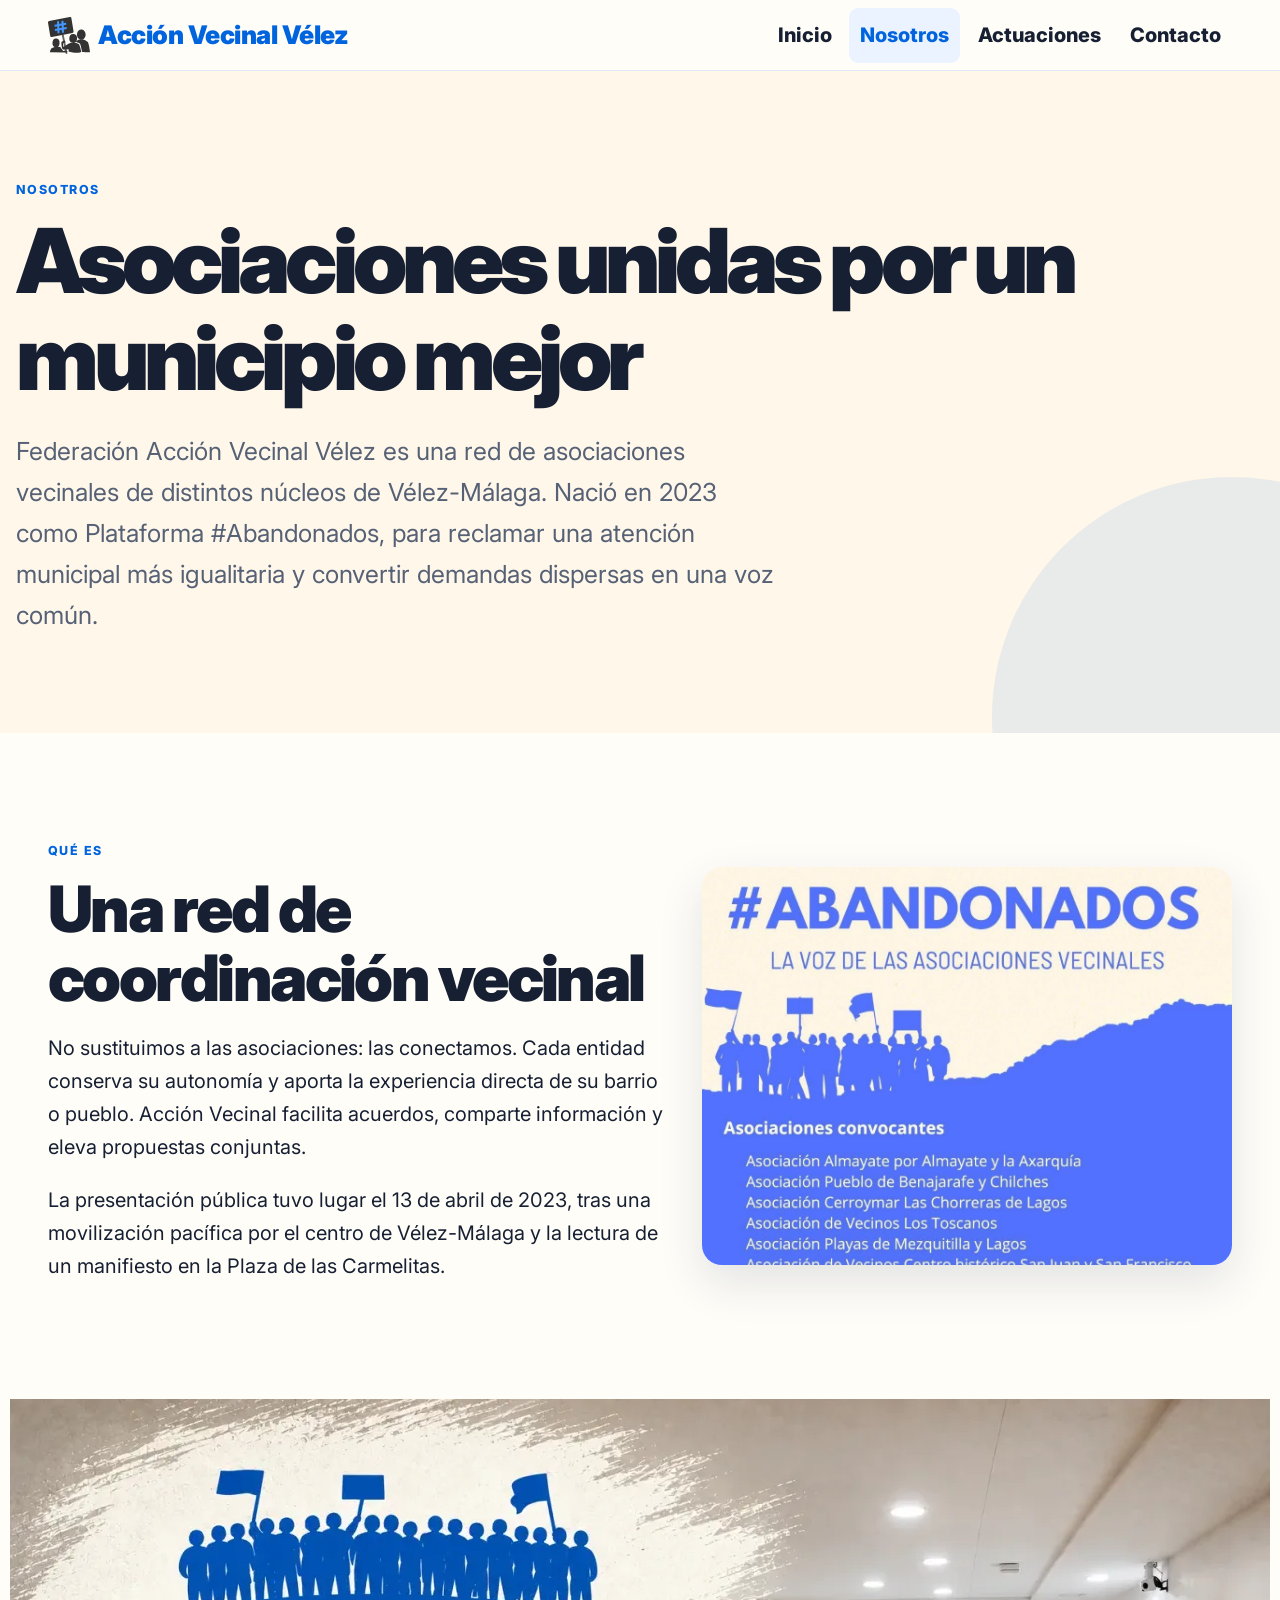
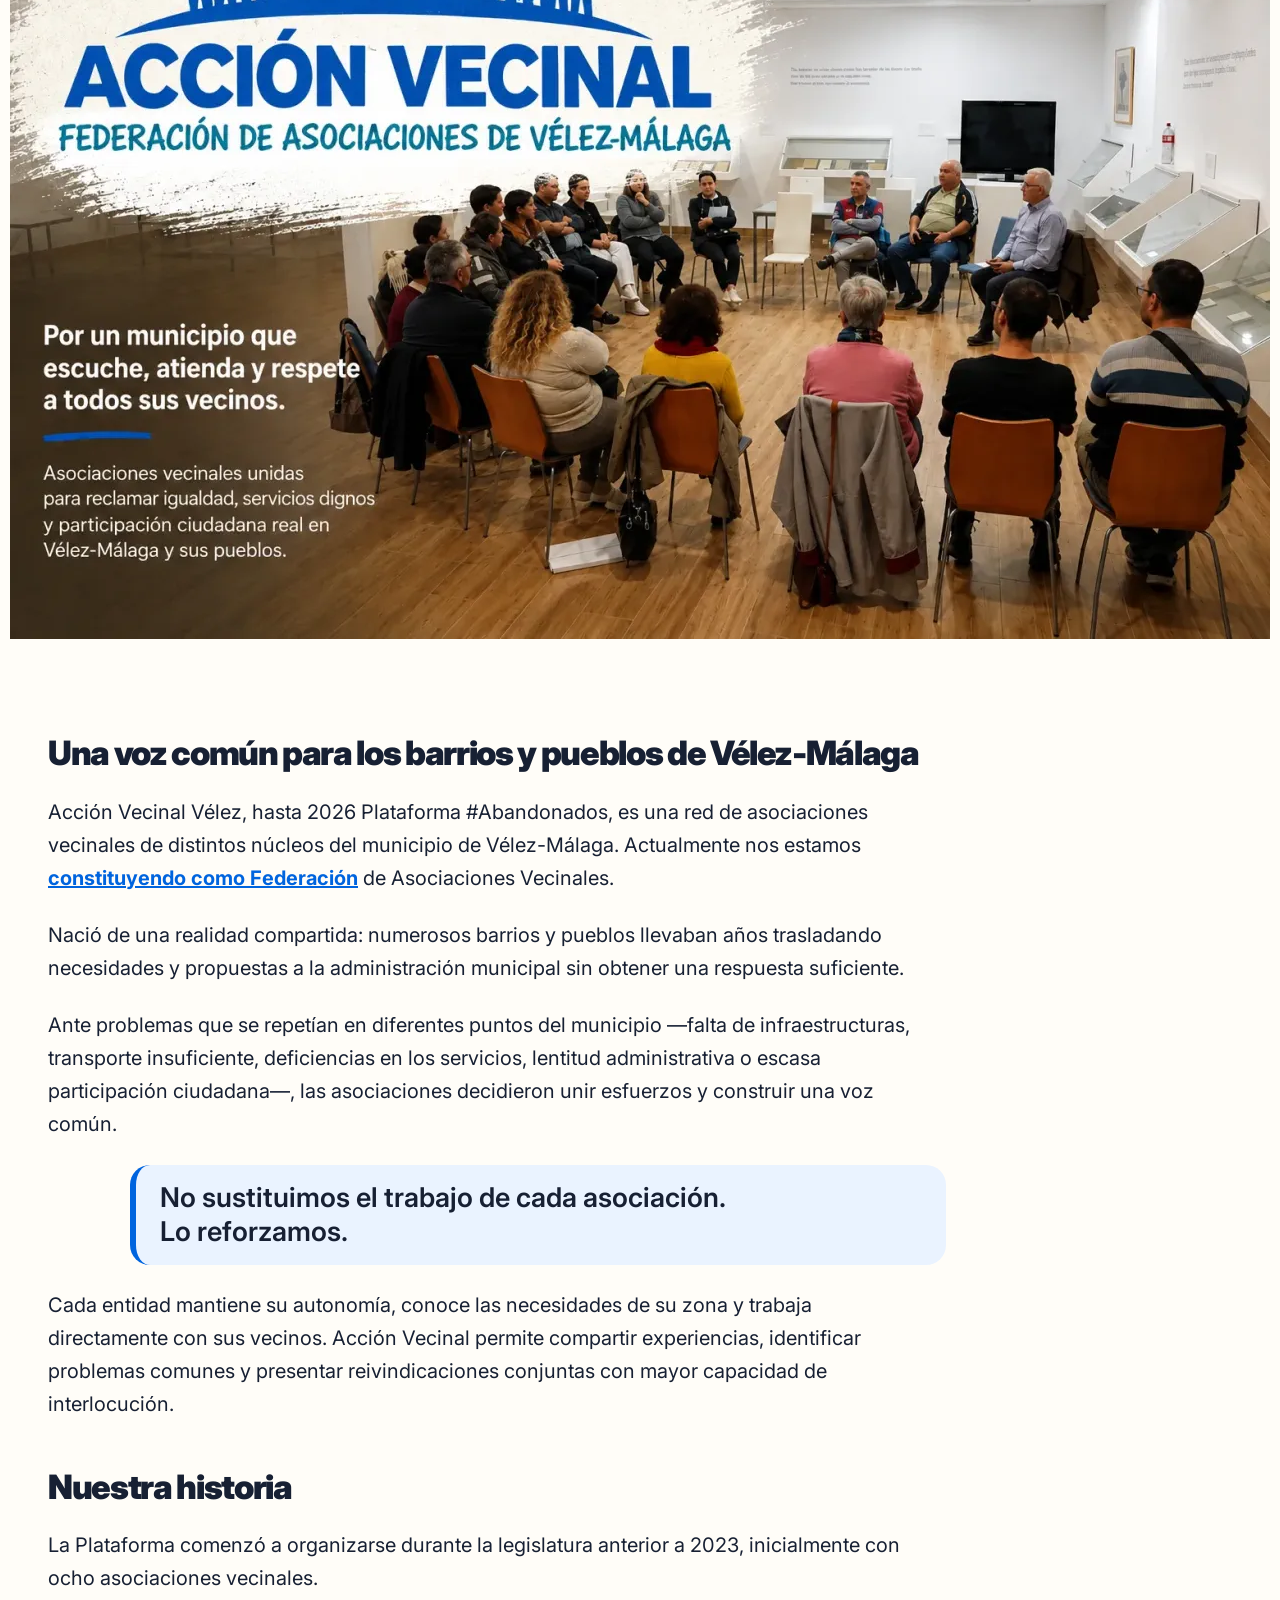
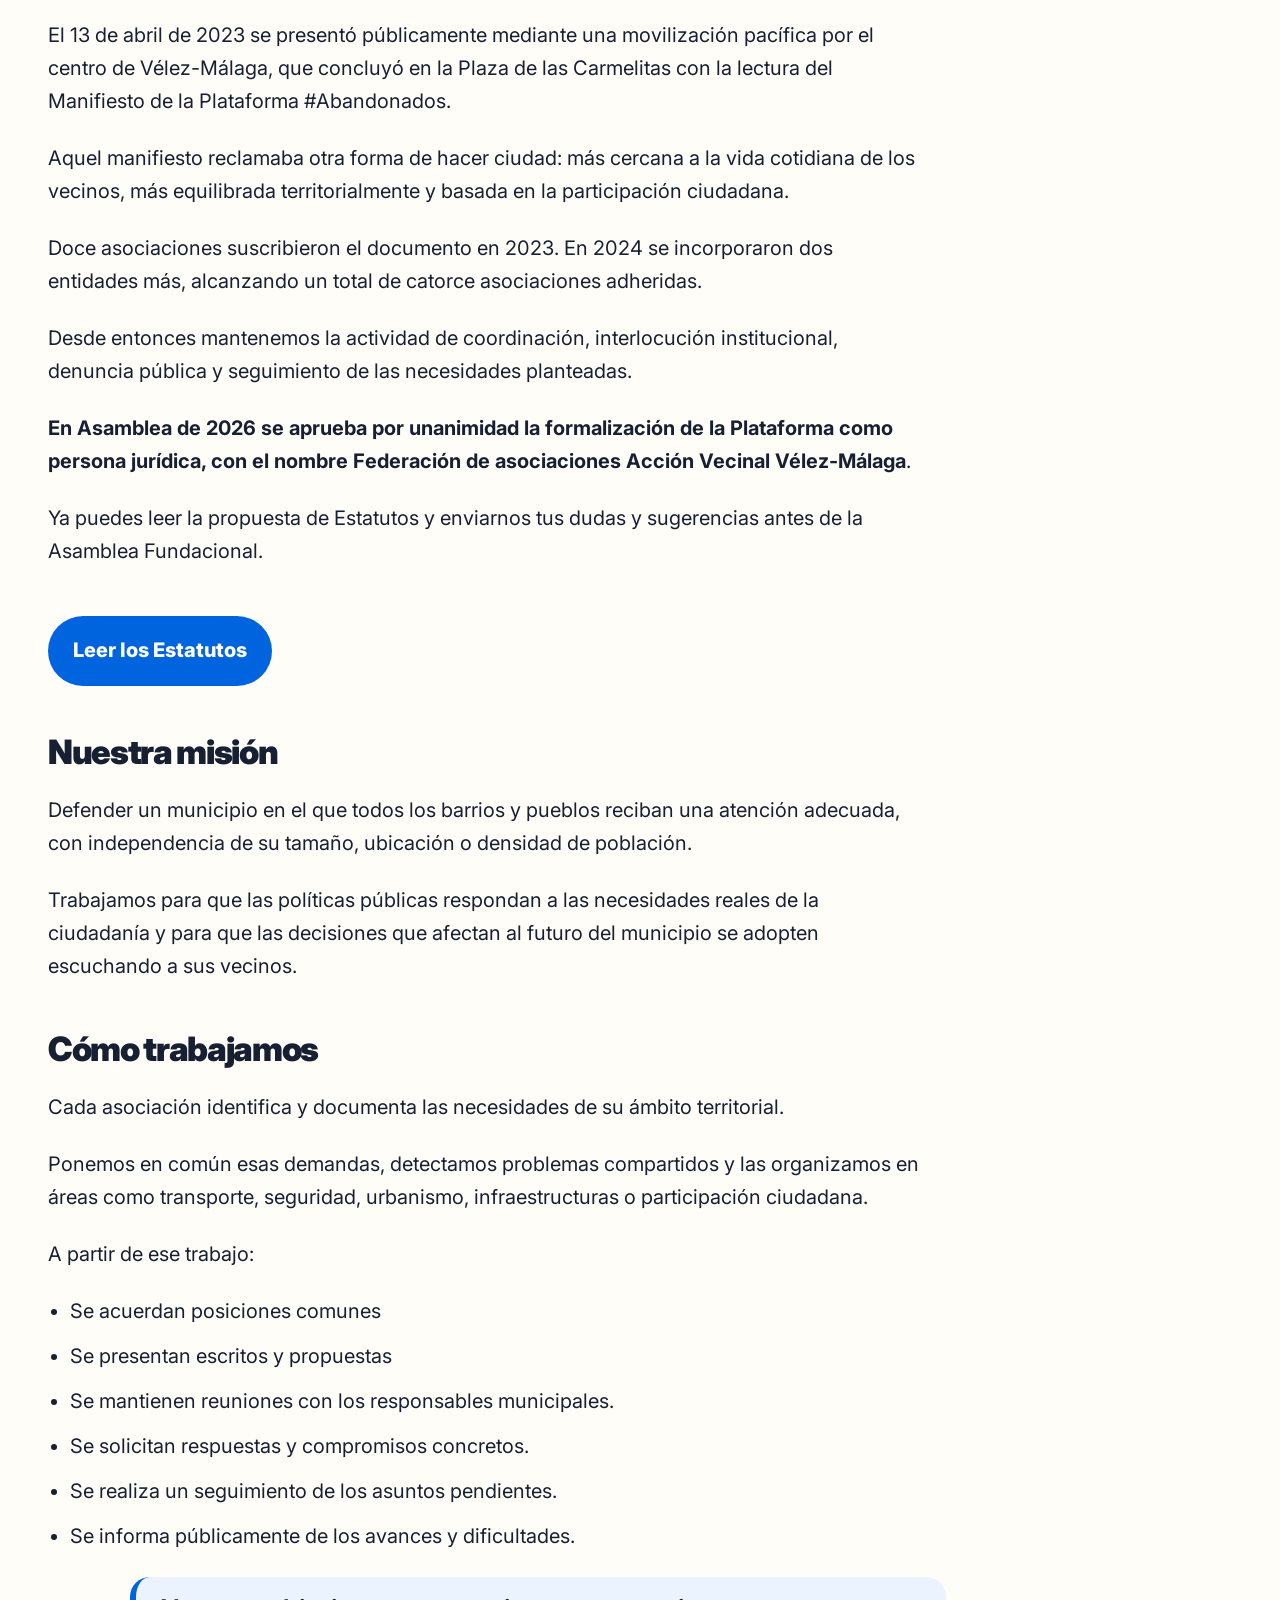
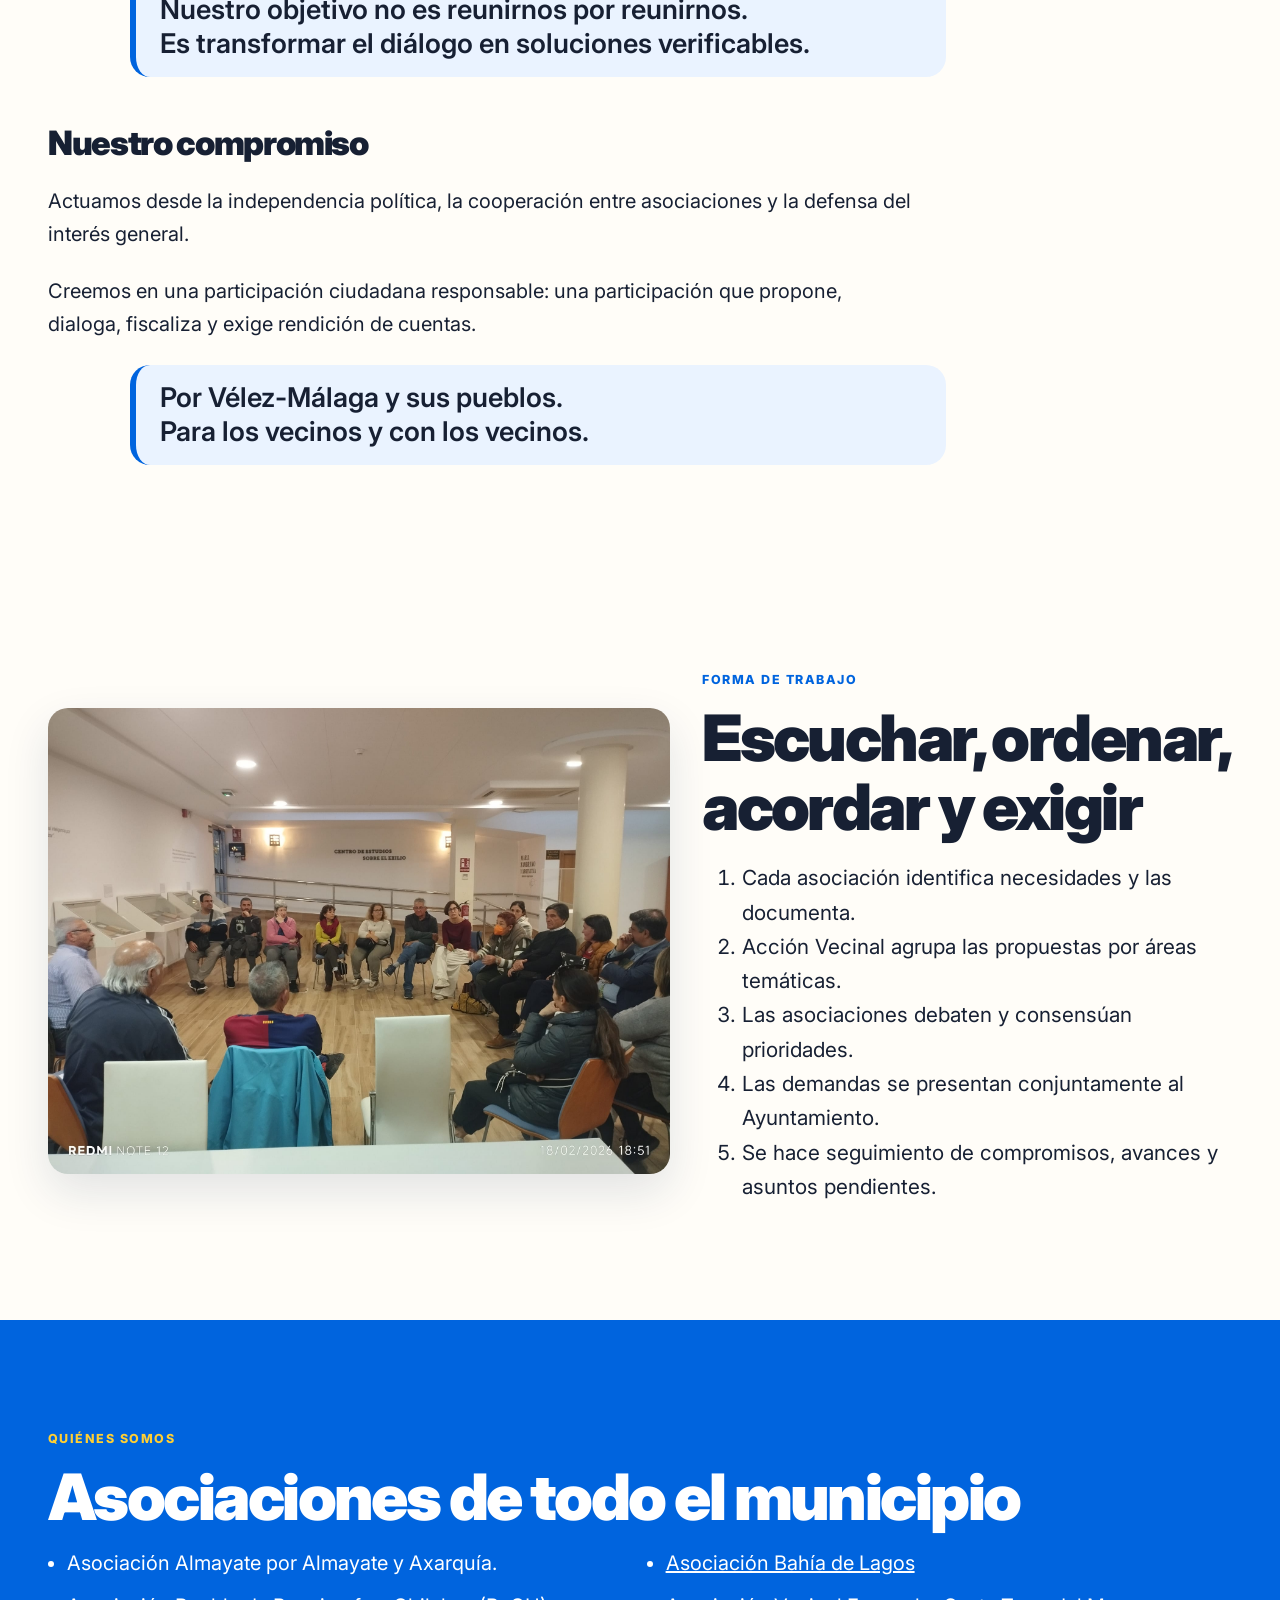
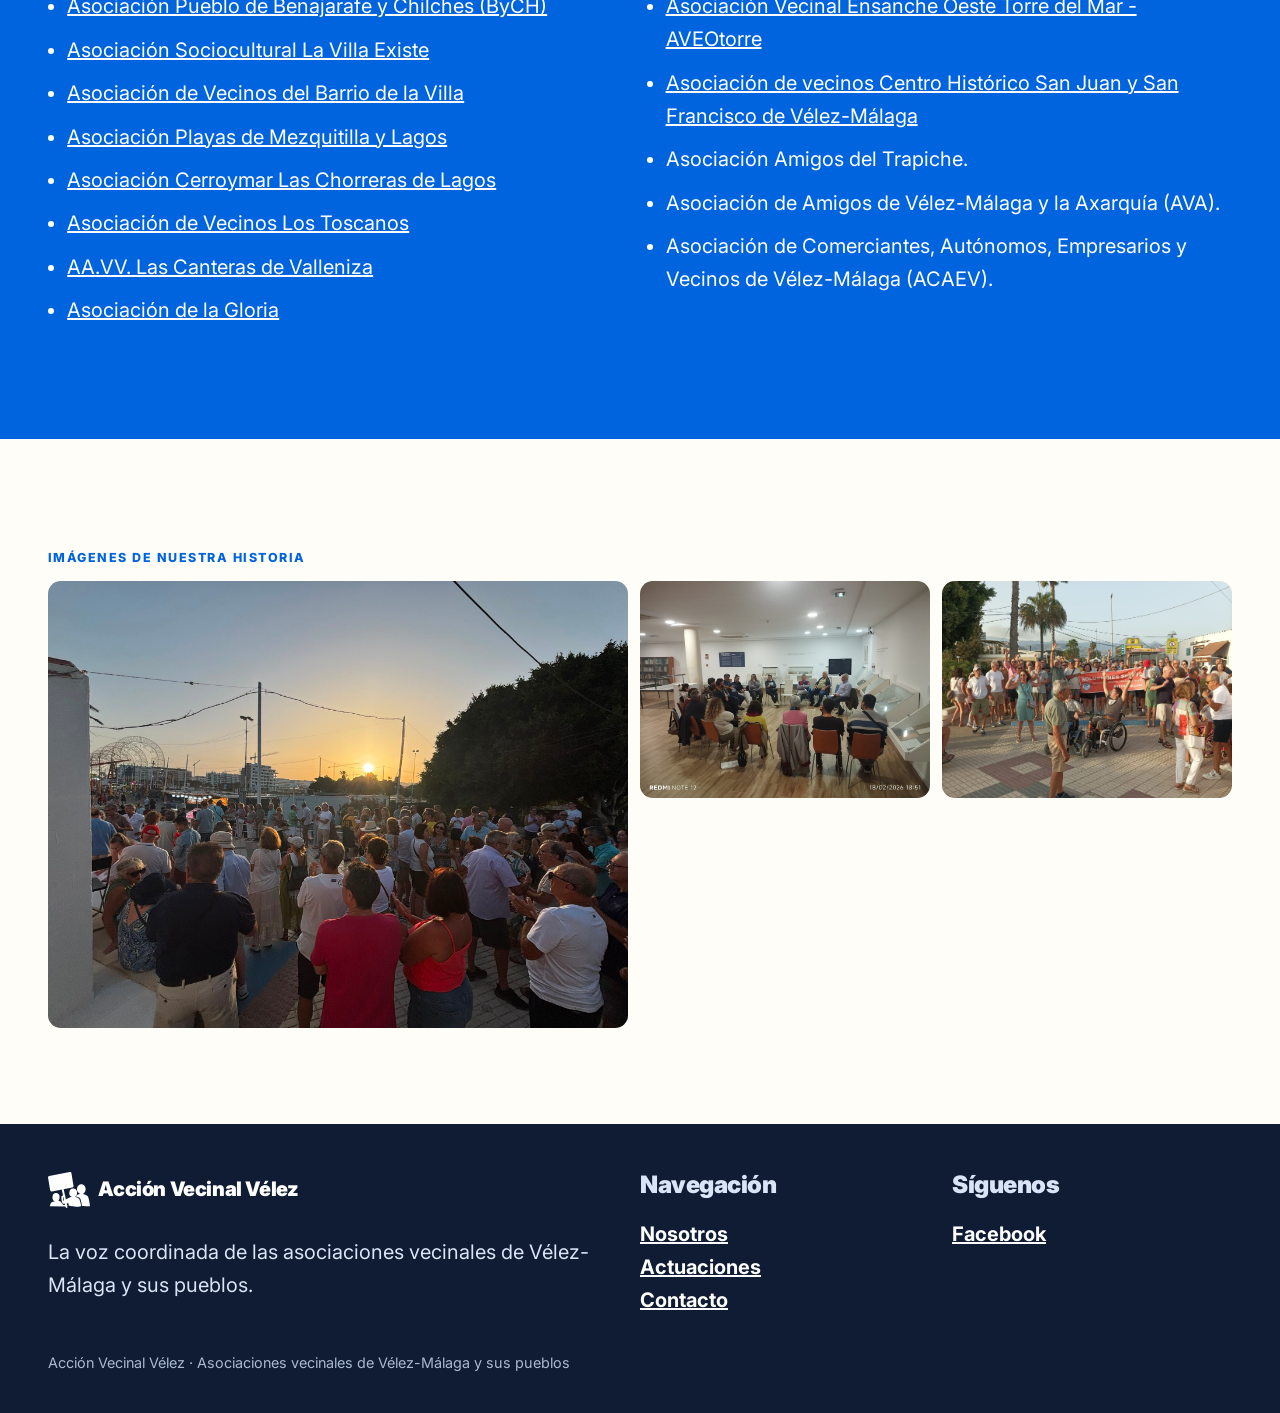
<file: nosotros/index.html>
<!doctype html>
<html lang="es">

<head>
	<meta charset="utf-8">
	<meta name="viewport" content="width=device-width,initial-scale=1">
	<title>Quiénes somos · Federación Acción Vecinal Vélez</title>
	<meta name="description" content="Qué es Acción Vecinal Vélez, cómo trabajamos y qué asociaciones vecinales de Vélez-Málaga y sus pueblos la integran. Antes, Plataforma #Abandonados.">
	<link rel="canonical" href="https://accionvecinalvelez.com/nosotros/">
	<meta property="og:title" content="Quiénes somos · Acción Vecinal Vélez">
	<meta property="og:description" content="Cómo trabajamos y qué asociaciones vecinales de Vélez-Málaga y sus pueblos integran Acción Vecinal Vélez.">
	<meta property="og:image" content="https://accionvecinalvelez.com/assets/img/accion_vecinal_velez_nosotros-og.jpg">
	<meta property="og:url" content="https://accionvecinalvelez.com/nosotros/">
	<meta property="og:type" content="website">
	<meta property="og:site_name" content="Acción Vecinal Vélez"><meta property="og:locale" content="es_ES"><meta property="og:image:width" content="1200"><meta property="og:image:height" content="630"><meta property="og:image:alt" content="Asociaciones vecinales que integran Acción Vecinal Vélez"><meta name="twitter:card" content="summary_large_image">
	<link rel="icon" href="/assets/icons/accion_vecinal_favicon.svg">
	<link rel="preconnect" href="https://fonts.googleapis.com">
	<link rel="preconnect" href="https://fonts.gstatic.com" crossorigin>
	<link rel="stylesheet" href="https://fonts.googleapis.com/css2?family=Inter:wght@100..900&display=swap">
	<link rel="stylesheet" href="/assets/css/styles.css">
<script type="application/ld+json">{"@context":"https://schema.org","@graph":[
{"@type":"AboutPage","@id":"https://accionvecinalvelez.com/nosotros/#webpage","url":"https://accionvecinalvelez.com/nosotros/","name":"Quiénes somos · Acción Vecinal Vélez","isPartOf":{"@id":"https://accionvecinalvelez.com/#website"},"about":{"@id":"https://accionvecinalvelez.com/#organizacion"},"inLanguage":"es-ES"},
{"@type":"BreadcrumbList","itemListElement":[{"@type":"ListItem","position":1,"name":"Inicio","item":"https://accionvecinalvelez.com/"},{"@type":"ListItem","position":2,"name":"Quiénes somos","item":"https://accionvecinalvelez.com/nosotros/"}]}]}</script></head>

<body> <a class="skip-link" href="#contenido">Saltar al contenido</a>
	<header class="site-header">
		<div class="container nav-wrap">
			<a class="brand" href="/" aria-label="Acción Vecinal Vélez, inicio"><img src="/assets/img/logo-accion_vecinal.svg" alt=""><span class="brand-name">Acción Vecinal<span class="brand-region"> Vélez</span></span></a>
			<button class="nav-toggle" aria-expanded="false" aria-controls="menu"><span class="nav-toggle-box"><span class="nav-toggle-bar"></span></span><span class="sr-only">Menú</span></button>
			<nav class="site-nav" id="menu" aria-label="Navegación principal">
				<ul>
					<li><a href="/">Inicio</a></li>
					<li><a aria-current="page" href="/nosotros/">Nosotros</a></li>
					<li><a href="/actuaciones/">Actuaciones</a></li>
					<li><a href="/contacto/">Contacto</a></li>
				</ul>
			</nav>
		</div>
	</header>
	<main id="contenido">
		<section class="hero">
			<div class="container">
				<p class="eyebrow">Nosotros</p>
				<h1>Asociaciones unidas por un municipio mejor</h1>
				<p class="lead">Federación Acción Vecinal Vélez es una red de asociaciones vecinales de distintos núcleos de Vélez-Málaga. Nació en 2023 como Plataforma #Abandonados, para reclamar una atención municipal más igualitaria y convertir demandas dispersas en una voz común.</p>
			</div>
		</section>
		<section class="section">
			<div class="container split">
				<div>
					<p class="eyebrow">Qué es</p>
					<h2>Una red de coordinación vecinal</h2>
					<p>No sustituimos a las asociaciones: las conectamos. Cada entidad conserva su autonomía y aporta la experiencia directa de su barrio o pueblo. Acción Vecinal facilita acuerdos, comparte información y eleva propuestas conjuntas.</p>
					<p>La presentación pública tuvo lugar el 13 de abril de 2023, tras una movilización pacífica por el centro de Vélez-Málaga y la lectura de un manifiesto en la Plaza de las Carmelitas.</p>
				</div><img src="/assets/img/convocatoria-manifestacion.jpg" alt="Cartel de asociaciones convocantes de la marcha reivindicativa"></div>
		</section>
		<section class="banner">
			<img loading="lazy" srcset="/assets/img/accion_vecinal_velez_hero-850w.webp 850w, /assets/img/accion_vecinal_velez_hero-1260w.webp 1260w" sizes="(min-width: 1260px) 1260px, 100vw" src="/assets/img/accion_vecinal_velez_hero-1260w.webp" alt="Cartel #Abandonados, Plataforma Vecinal: «Por un municipio que escuche, atienda y respete a todos sus vecinos». Asociaciones vecinales reunidas en asamblea.">
		</section>
		<section class="section">
		<div class="container prose">
<h2>Una voz común para los barrios y pueblos de Vélez-Málaga</h2>
<p>Acción Vecinal Vélez, hasta 2026 Plataforma #Abandonados, es una red de asociaciones vecinales de distintos núcleos del municipio de Vélez-Málaga. Actualmente nos estamos <a href="/estatutos/">constituyendo como Federación</a> de Asociaciones Vecinales.</p>
<p>Nació de una realidad compartida: numerosos barrios y pueblos llevaban años trasladando necesidades y propuestas a la administración municipal sin obtener una respuesta suficiente.</p>
<p>Ante problemas que se repetían en diferentes puntos del municipio —falta de infraestructuras, transporte insuficiente, deficiencias en los servicios, lentitud administrativa o escasa participación ciudadana—, las asociaciones decidieron unir esfuerzos y construir una voz común.</p>
<p class="quote">No sustituimos el trabajo de cada asociación.<br> Lo reforzamos.</p>
<p>Cada entidad mantiene su autonomía, conoce las necesidades de su zona y trabaja directamente con sus vecinos. Acción Vecinal permite compartir experiencias, identificar problemas comunes y presentar reivindicaciones conjuntas con mayor capacidad de interlocución.</p>
<h2>Nuestra historia</h2>
<p>La Plataforma comenzó a organizarse durante la legislatura anterior a 2023, inicialmente con ocho asociaciones vecinales.</p>
<p>El 13 de abril de 2023 se presentó públicamente mediante una movilización pacífica por el centro de Vélez-Málaga, que concluyó en la Plaza de las Carmelitas con la lectura del Manifiesto de la Plataforma #Abandonados.</p>
<p>Aquel manifiesto reclamaba otra forma de hacer ciudad: más cercana a la vida cotidiana de los vecinos, más equilibrada territorialmente y basada en la participación ciudadana.</p>
<p>Doce asociaciones suscribieron el documento en 2023. En 2024 se incorporaron dos entidades más, alcanzando un total de catorce asociaciones adheridas.</p>
<p>Desde entonces mantenemos la actividad de coordinación, interlocución institucional, denuncia pública y seguimiento de las necesidades planteadas.</p>
<p><strong>En Asamblea de 2026 se aprueba por unanimidad la formalización de la Plataforma como persona jurídica, con el nombre Federación de asociaciones Acción Vecinal Vélez-Málaga</strong>.</p>
<p>Ya puedes leer la propuesta de Estatutos y enviarnos tus dudas y sugerencias antes de la Asamblea Fundacional.</p>
<p class="actions"><a class="btn btn--primary" href="/estatutos/">Leer los Estatutos</a></p>

<h2>Nuestra misión</h2>
<p>Defender un municipio en el que todos los barrios y pueblos reciban una atención adecuada, con independencia de su tamaño, ubicación o densidad de población.</p>
<p>Trabajamos para que las políticas públicas respondan a las necesidades reales de la ciudadanía y para que las decisiones que afectan al futuro del municipio se adopten escuchando a sus vecinos.</p>
<h2>Cómo trabajamos</h2>
<p>Cada asociación identifica y documenta las necesidades de su ámbito territorial.</p>
<p>Ponemos en común esas demandas, detectamos problemas compartidos y las organizamos en áreas como transporte, seguridad, urbanismo, infraestructuras o participación ciudadana.</p>
<p>A partir de ese trabajo:</p>
<ul>
<li>Se acuerdan posiciones comunes</li>
<li>Se presentan escritos y propuestas</li>
<li>Se mantienen reuniones con los responsables municipales.</li>
<li>Se solicitan respuestas y compromisos concretos.</li>
<li>Se realiza un seguimiento de los asuntos pendientes.</li>
<li>Se informa públicamente de los avances y dificultades.</li>
</ul>
<p class="quote">Nuestro objetivo no es reunirnos por reunirnos.<br> Es transformar el diálogo en soluciones verificables.</p>
<h2>Nuestro compromiso</h2>
<p>Actuamos desde la independencia política, la cooperación entre asociaciones y la defensa del interés general.</p>
<p>Creemos en una participación ciudadana responsable: una participación que propone, dialoga, fiscaliza y exige rendición de cuentas.</p>
<p class="quote">Por Vélez-Málaga y sus pueblos. <br>
Para los vecinos y con los vecinos.</p>
		</div>
		</section>
		<section class="section" id="forma-de-trabajo">
			<div class="container split">
			<img src="/assets/img/reuiniones-asociaciones1.jpeg" alt="Reunión circular entre asociaciones vecinales">
				<div>
					<p class="eyebrow">Forma de trabajo</p>
					<h2>Escuchar, ordenar, acordar y exigir</h2>
					<ol>
						<li>Cada asociación identifica necesidades y las documenta.</li>
						<li>Acción Vecinal agrupa las propuestas por áreas temáticas.</li>
						<li>Las asociaciones debaten y consensúan prioridades.</li>
						<li>Las demandas se presentan conjuntamente al Ayuntamiento.</li>
						<li>Se hace seguimiento de compromisos, avances y asuntos pendientes.</li>
					</ol>
				</div>
			</div>
		</section>
		<section class="section section--ppal">
			<div class="container">
				<p class="eyebrow">Quiénes somos</p>
				<h2>Asociaciones de todo el municipio</h2>
				<ul class="associations">
					<li>Asociación Almayate por Almayate y Axarquía.</li>
					<li><a target="_blank" rel="noopener noreferrer" href="https://www.facebook.com/PuebloByCH">Asociación Pueblo de Benajarafe y Chilches (ByCH)</a></li>
					<li><a target="_blank" rel="noopener noreferrer" href="https://www.facebook.com/josefinareygonzalez">Asociación Sociocultural La Villa Existe</a></li>
					<li><a target="_blank" rel="noopener noreferrer" href="https://www.facebook.com/asociacionvecinosdelavilla">Asociación de Vecinos del Barrio de la Villa</a></li>
					<li><a target="_blank" rel="noopener noreferrer" href="https://www.facebook.com/share/1A4x3CUnqW/">Asociación Playas de Mezquitilla y Lagos</a></li>
					<li><a target="_blank" rel="noopener noreferrer" href="https://www.facebook.com/share/19vDWdJmuV/">Asociación Cerroymar Las Chorreras de Lagos</a></li>
					<li><a target="_blank" rel="noopener noreferrer" href="https://www.facebook.com/profile.php?id=100064678391228">Asociación de Vecinos Los Toscanos</a></li>
					<li><a target="_blank" rel="noopener noreferrer" href="https://www.facebook.com/asociaciondevalleniza">AA.VV. Las Canteras de Valleniza</a></li>
					<li><a target="_blank" rel="noopener noreferrer" href="https://www.facebook.com/profile.php?id=615556678391228">Asociación de la Gloria</a></li>
					<li><a target="_blank" rel="noopener noreferrer" href="https://www.facebook.com/profile.php?id=100079152116153">Asociación Bahía de Lagos</a></li>
					<li><a href="https://aveotorre.com">Asociación Vecinal Ensanche Oeste Torre del Mar - AVEOtorre</a></li>
					<li><a target="_blank" rel="noopener noreferrer" href="https://www.facebook.com/profile.php?id=100064910401772">Asociación de vecinos Centro Histórico San Juan y San Francisco de Vélez-Málaga</a></li>
					<li>Asociación Amigos del Trapiche.</li>
					<li>Asociación de Amigos de Vélez-Málaga y la Axarquía (AVA).</li>
					<li>Asociación de Comerciantes, Autónomos, Empresarios y Vecinos de Vélez-Málaga (ACAEV).</li>

				</ul>
			</div>
		</section>
		<section class="section">
			<div class="container">
				<p class="eyebrow">Imágenes de nuestra historia</p>
				<div class="gallery">
				<img src="/assets/img/manifestacion-3.jpeg" alt="Concentración ciudadana al atardecer">
				<img src="/assets/img/reuiniones-asociaciones2.jpeg" alt="Reunión de asociaciones">
				<img src="/assets/img/manifestacion-4.jpeg" alt="Concentración vecinal en la costa">
				<img src="/assets/img/baner-cartel.jpg" alt="Cartel Marcha reivindicativa Abandonados">
				<img src="/assets/img/reunion-2025.jpg" alt="Encuentro vecinal en 2025">
				</div>
			</div>
		</section>
	</main>
	<footer class="site-footer">
		<div class="container footer-grid">
			<div>
				<a class="brand" href="/"><img src="/assets/img/logo-accion_vecinal.svg" alt=""><span class="brand-name">Acción Vecinal Vélez</span></a>
				<p>La voz coordinada de las asociaciones vecinales de Vélez-Málaga y sus pueblos.</p>
			</div>
			<div>
				<h3>Navegación</h3>
				<p><a href="/nosotros/">Nosotros</a>
					<br><a href="/actuaciones/">Actuaciones</a>
					<br><a href="/contacto/">Contacto</a></p>
			</div>
			<div>
				<h3>Síguenos</h3>
				<p><a target="_blank" rel="noopener noreferrer" href="https://www.facebook.com/PlataformaAbandonados">Facebook</a></p>
			</div>
		</div>
		<div class="container">
			<p class="small">Acción Vecinal Vélez · Asociaciones vecinales de Vélez-Málaga y sus pueblos</p>
		</div>
	</footer>
	<button class="back-to-top" aria-label="Volver arriba" type="button"><svg viewBox="0 0 24 24" width="20" height="20" aria-hidden="true" focusable="false"><path fill="currentColor" d="M12 5l-7 7h4v7h6v-7h4z"></path></svg></button>
	<script src="/assets/js/main.js" defer></script>
</body>

</html>
</file>
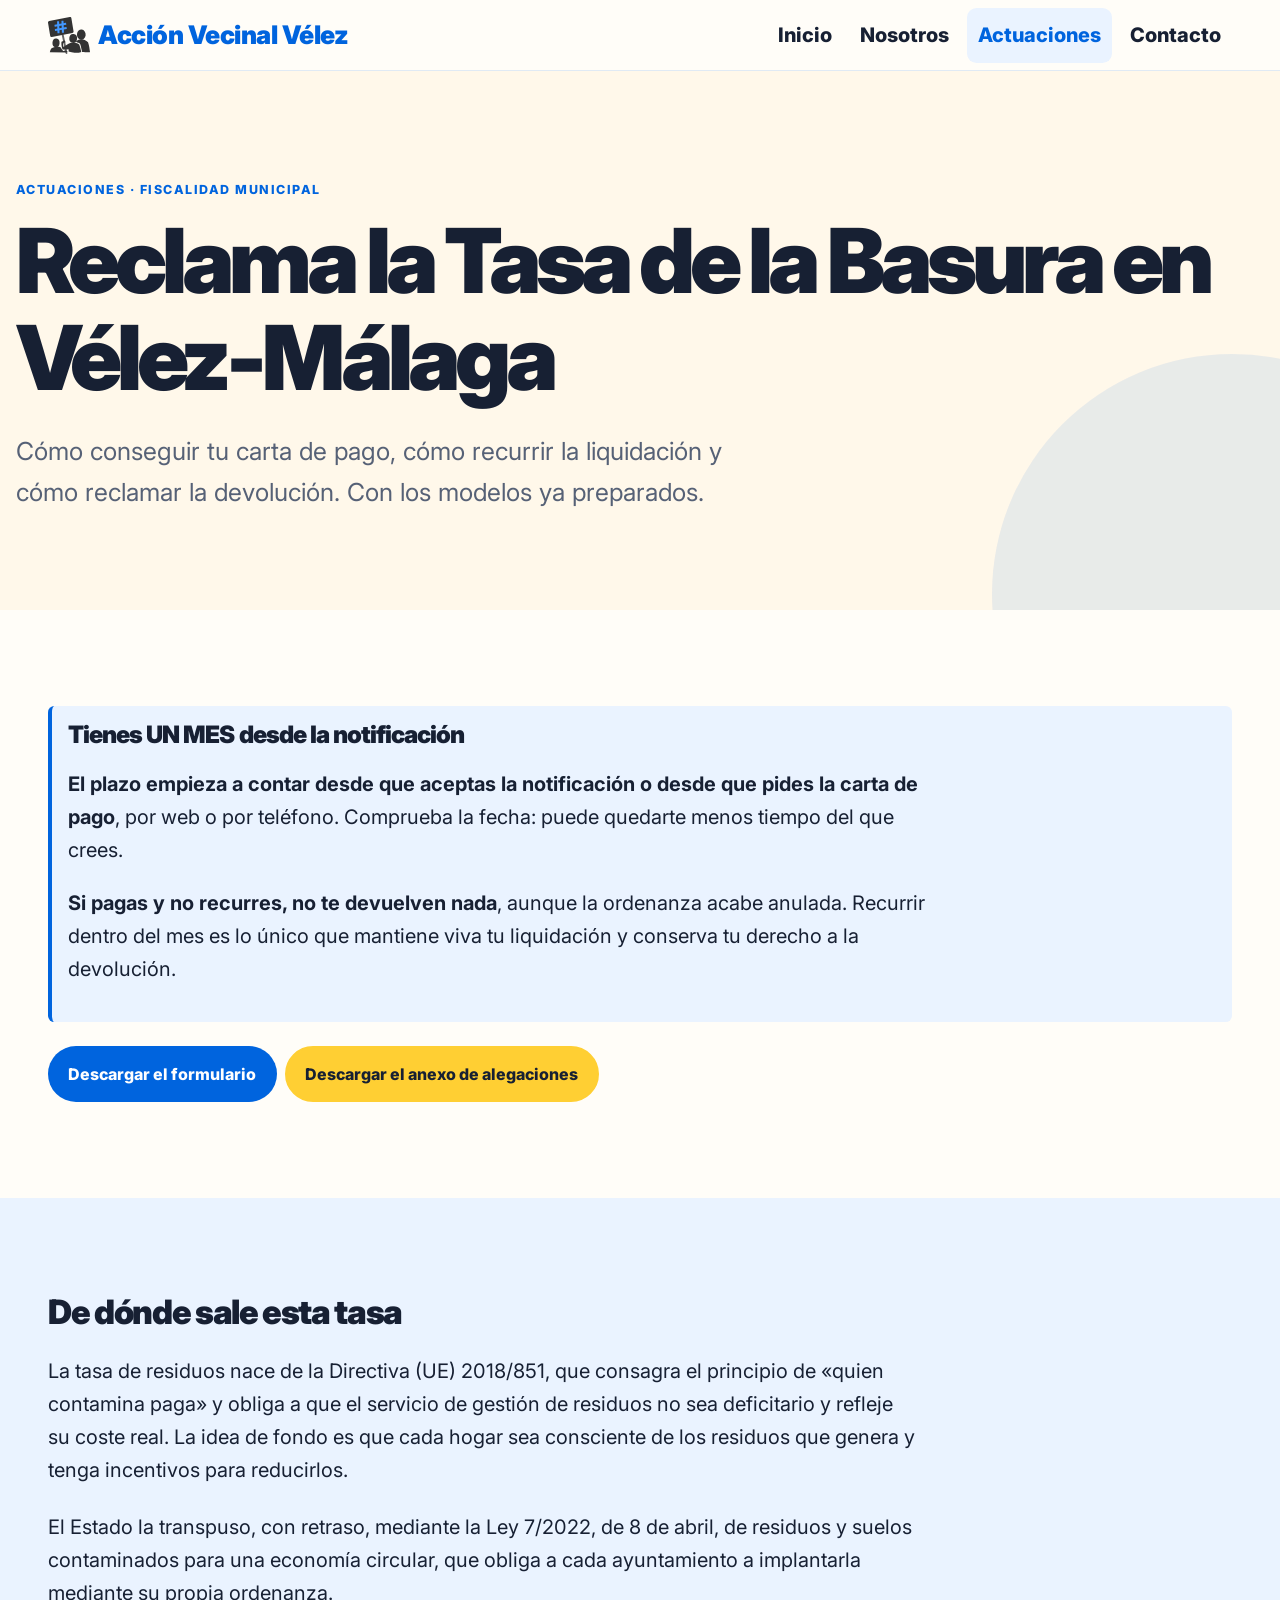
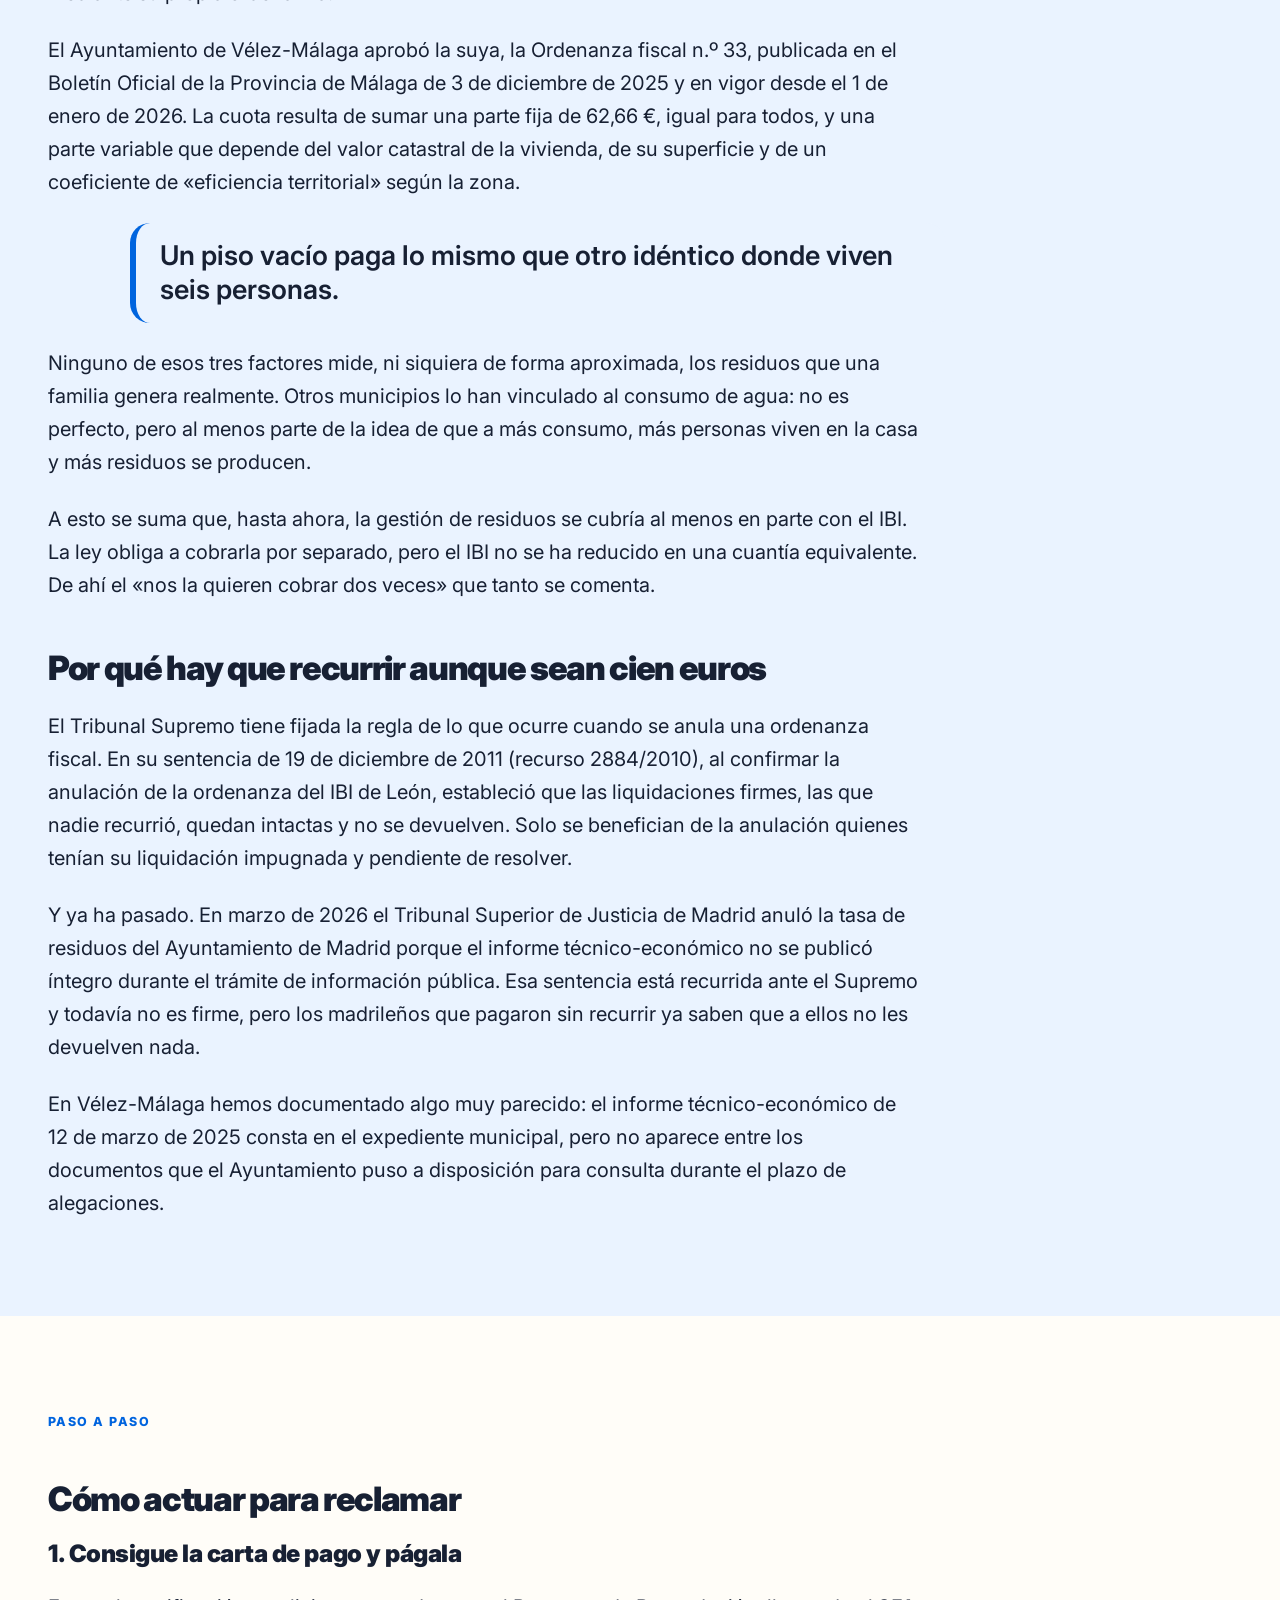
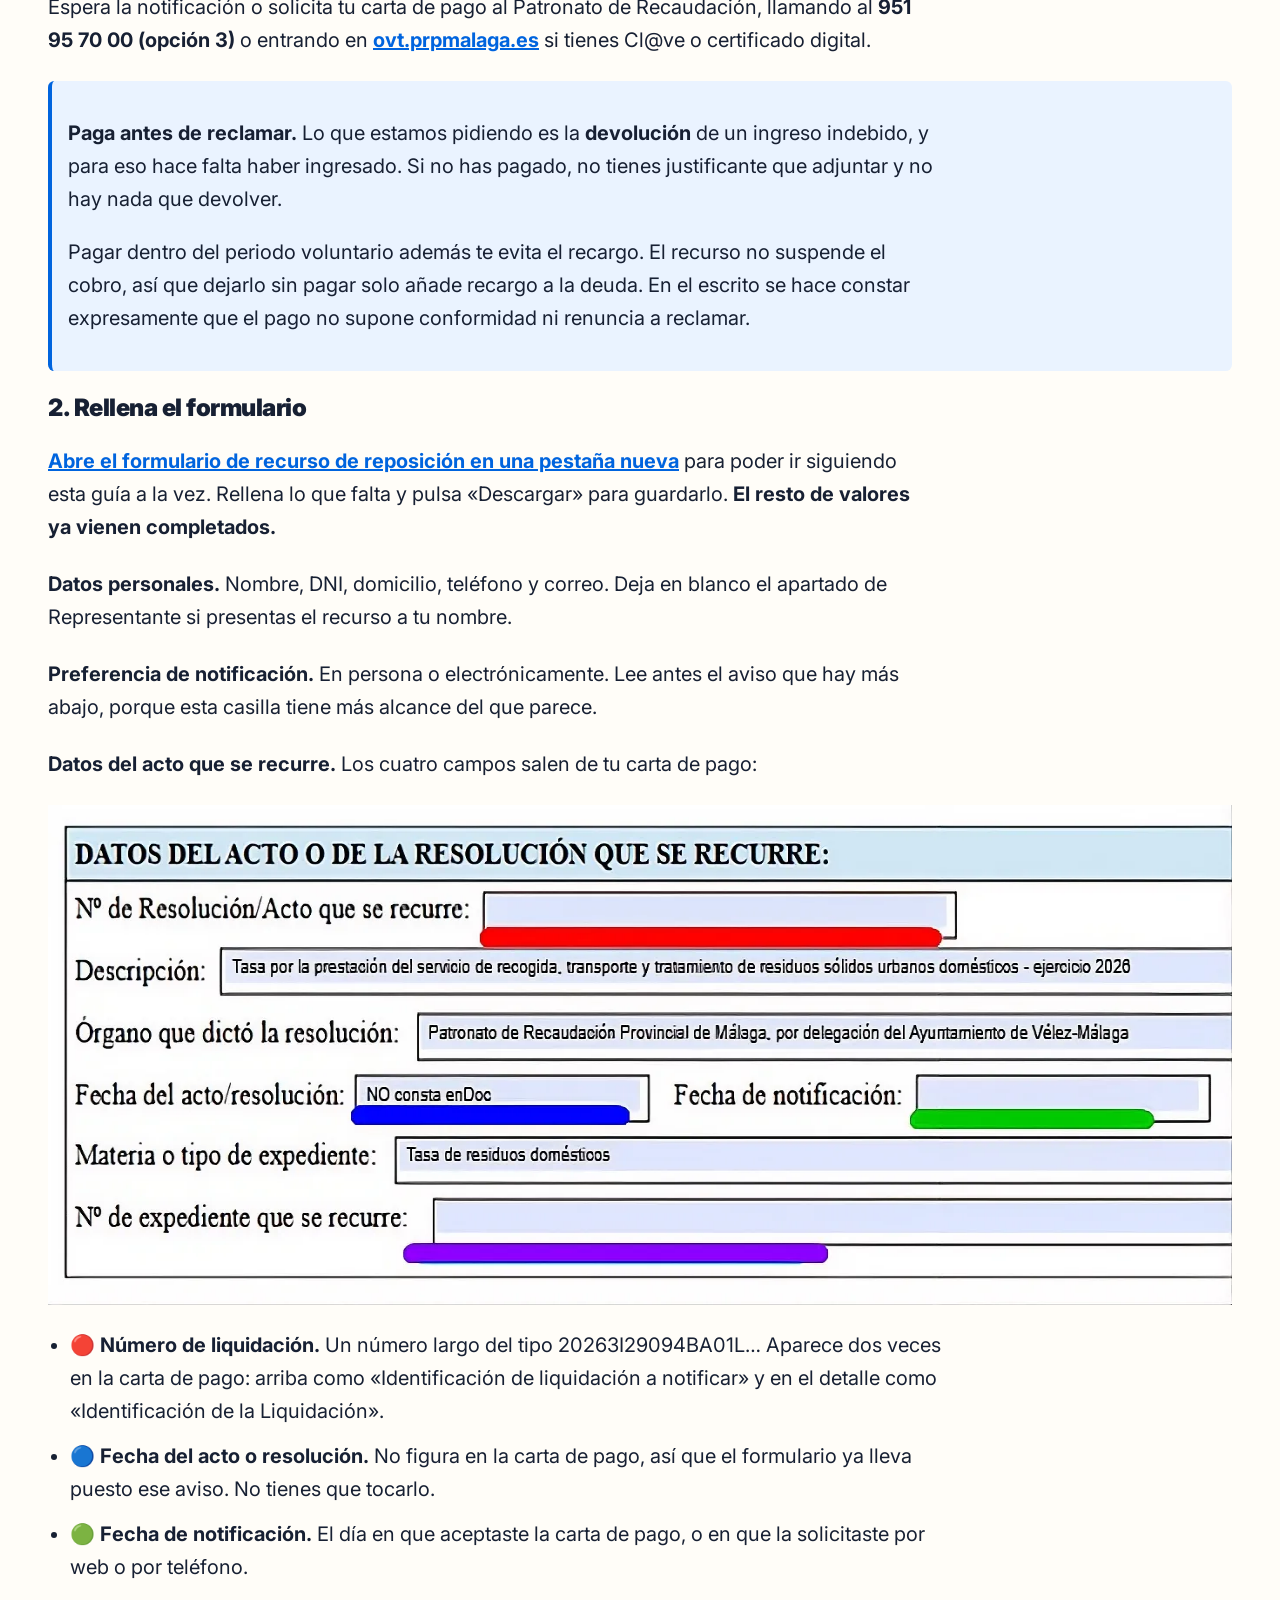
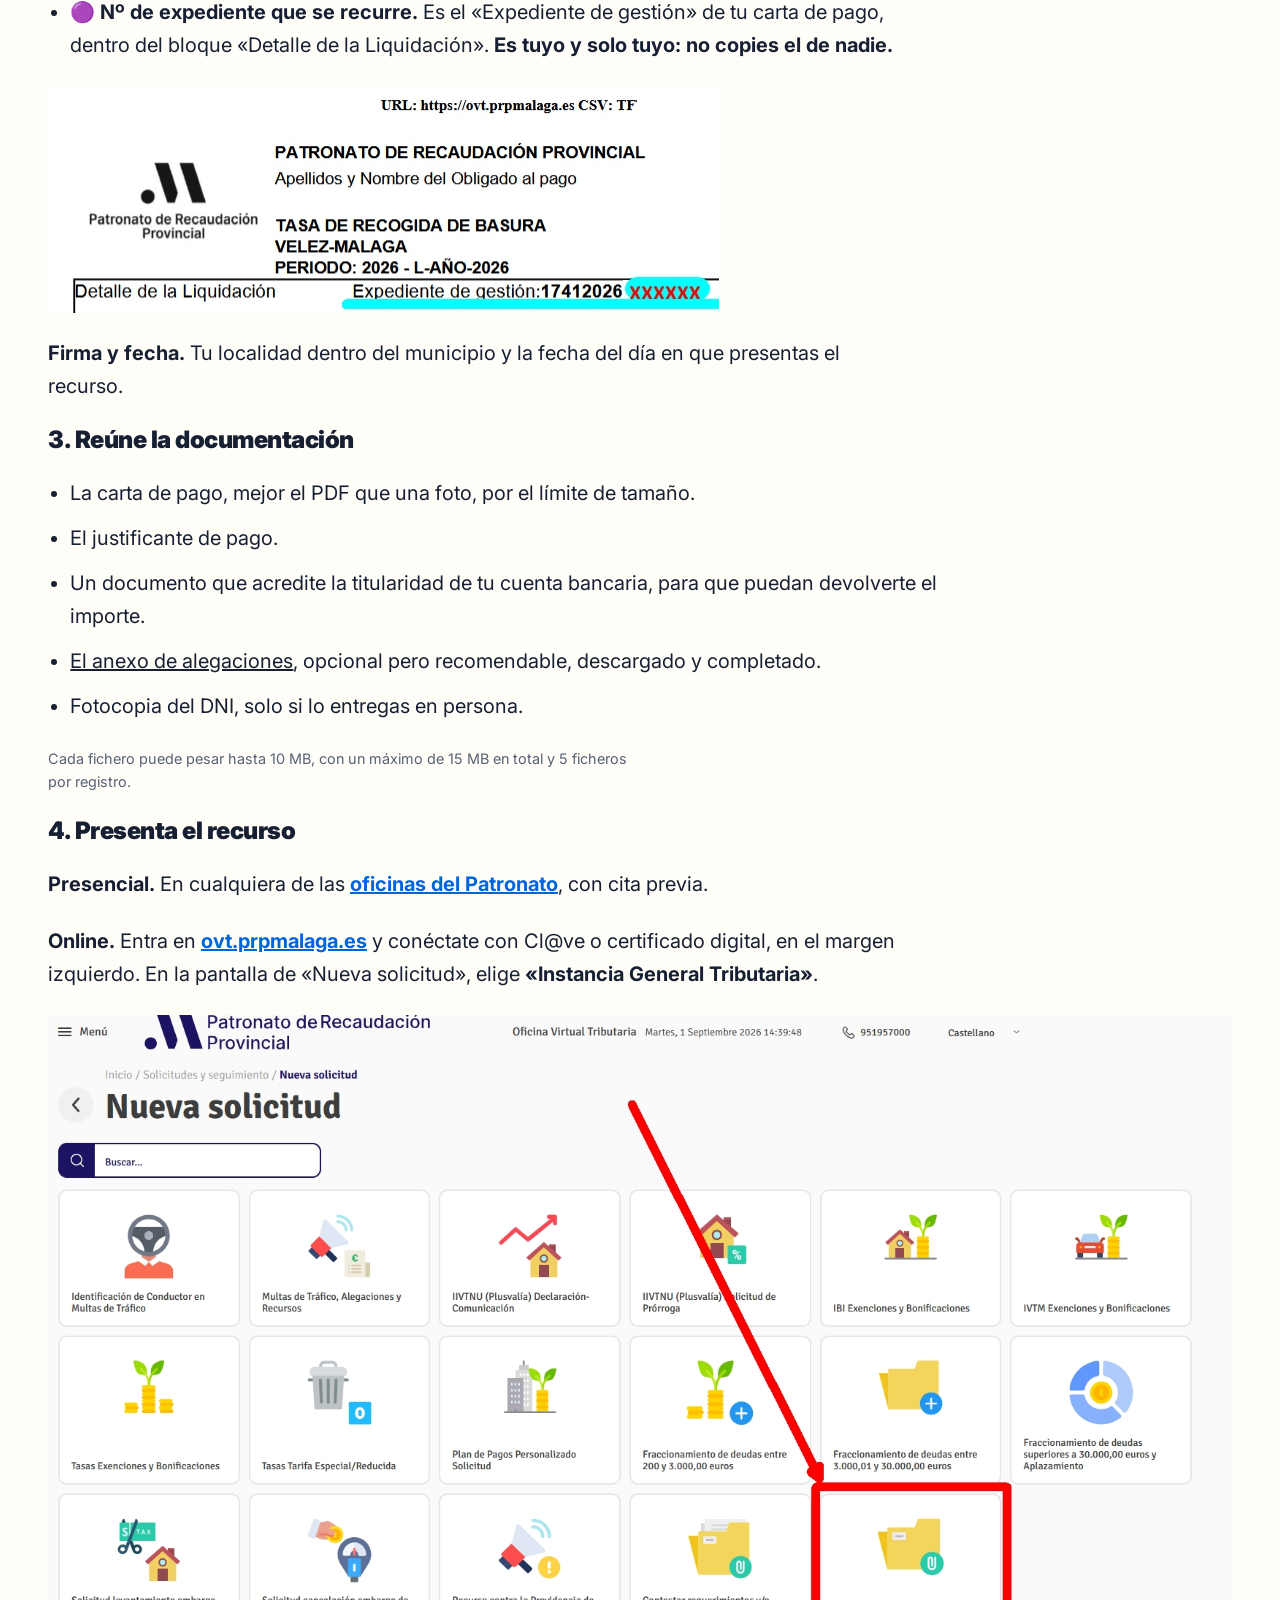
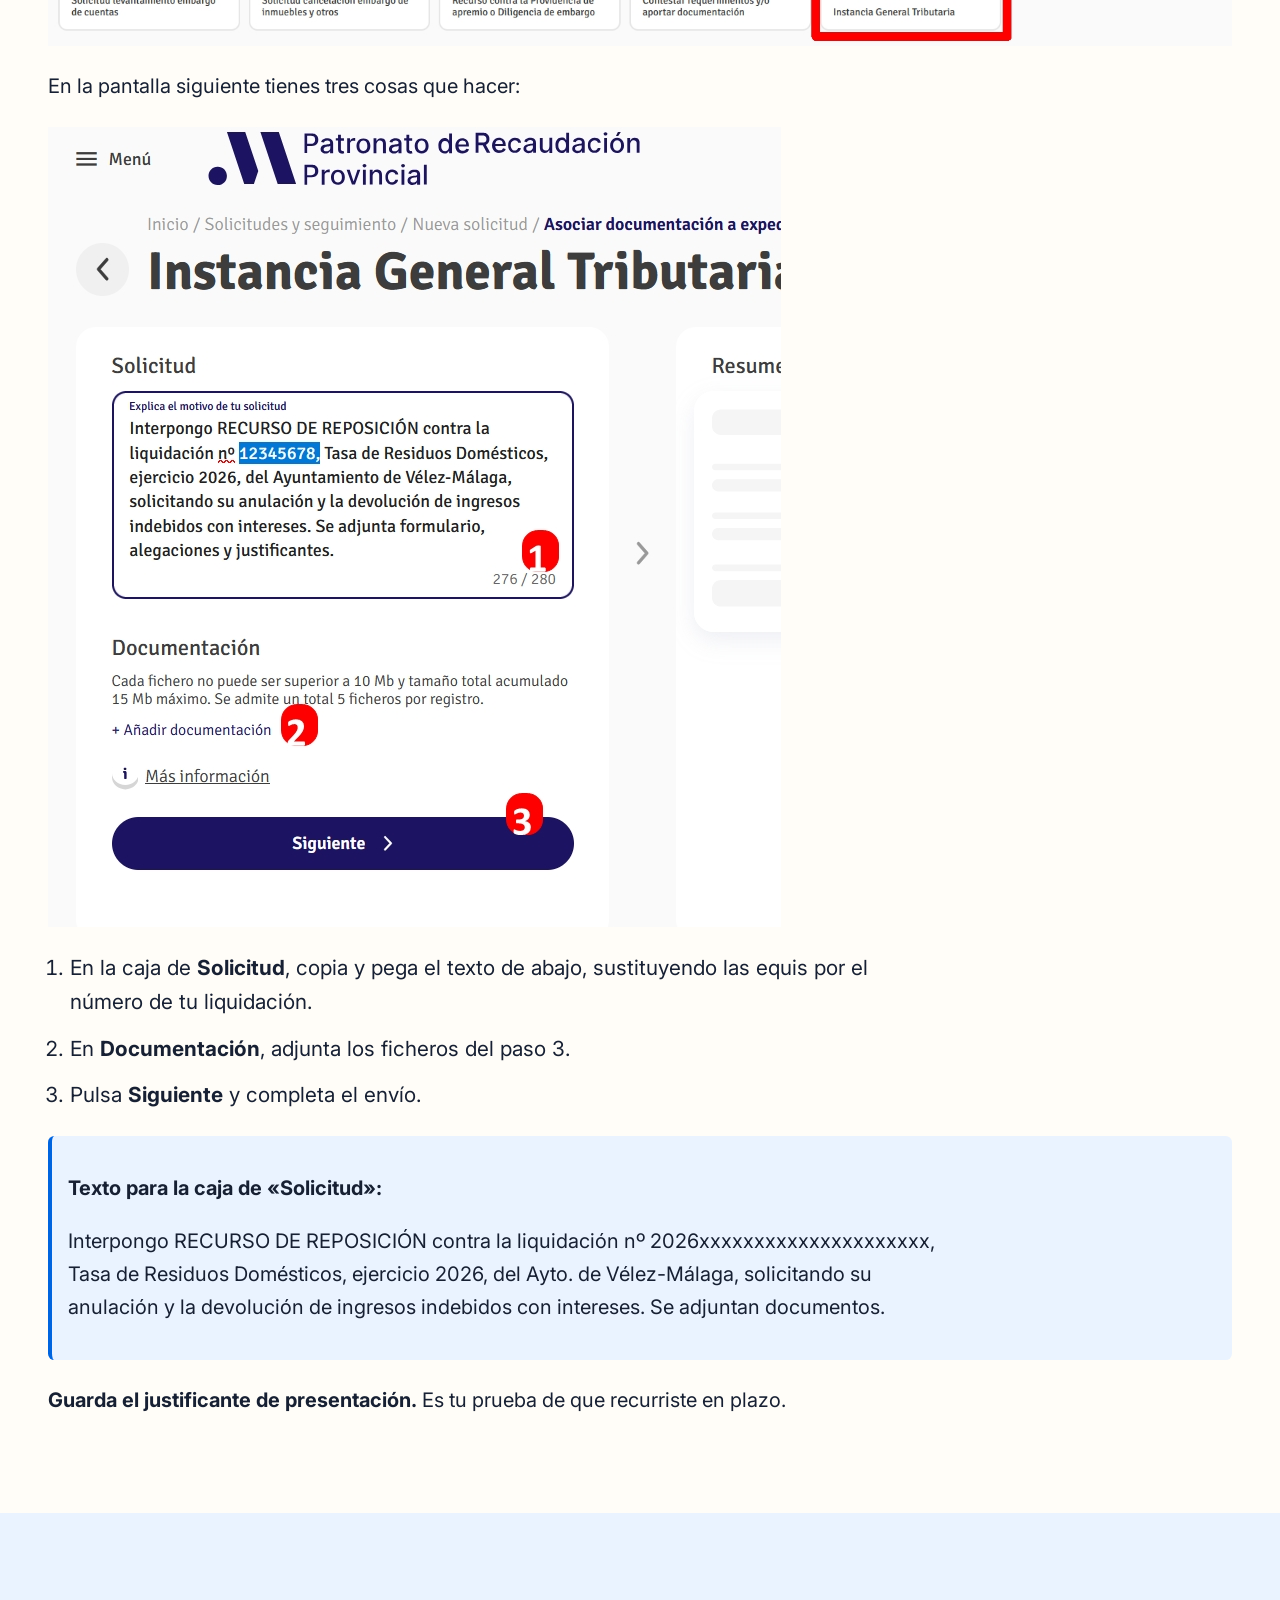
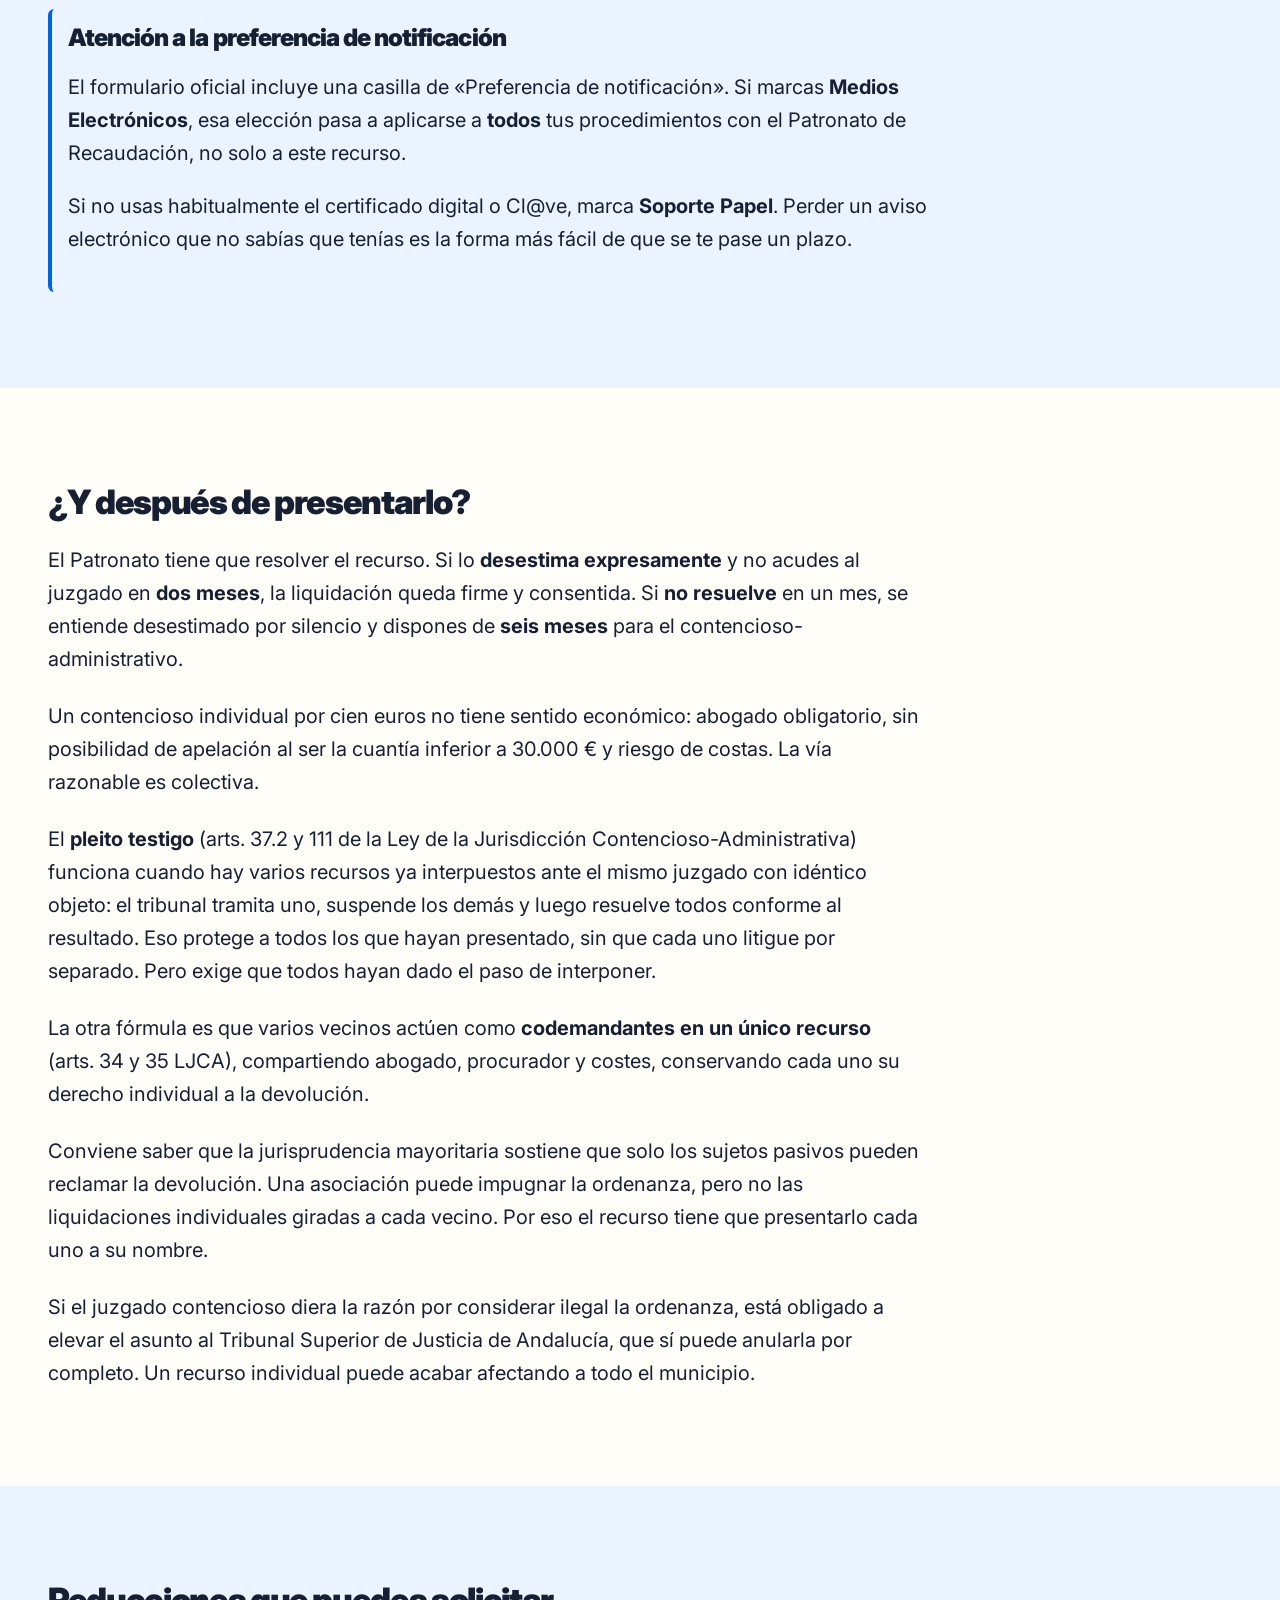
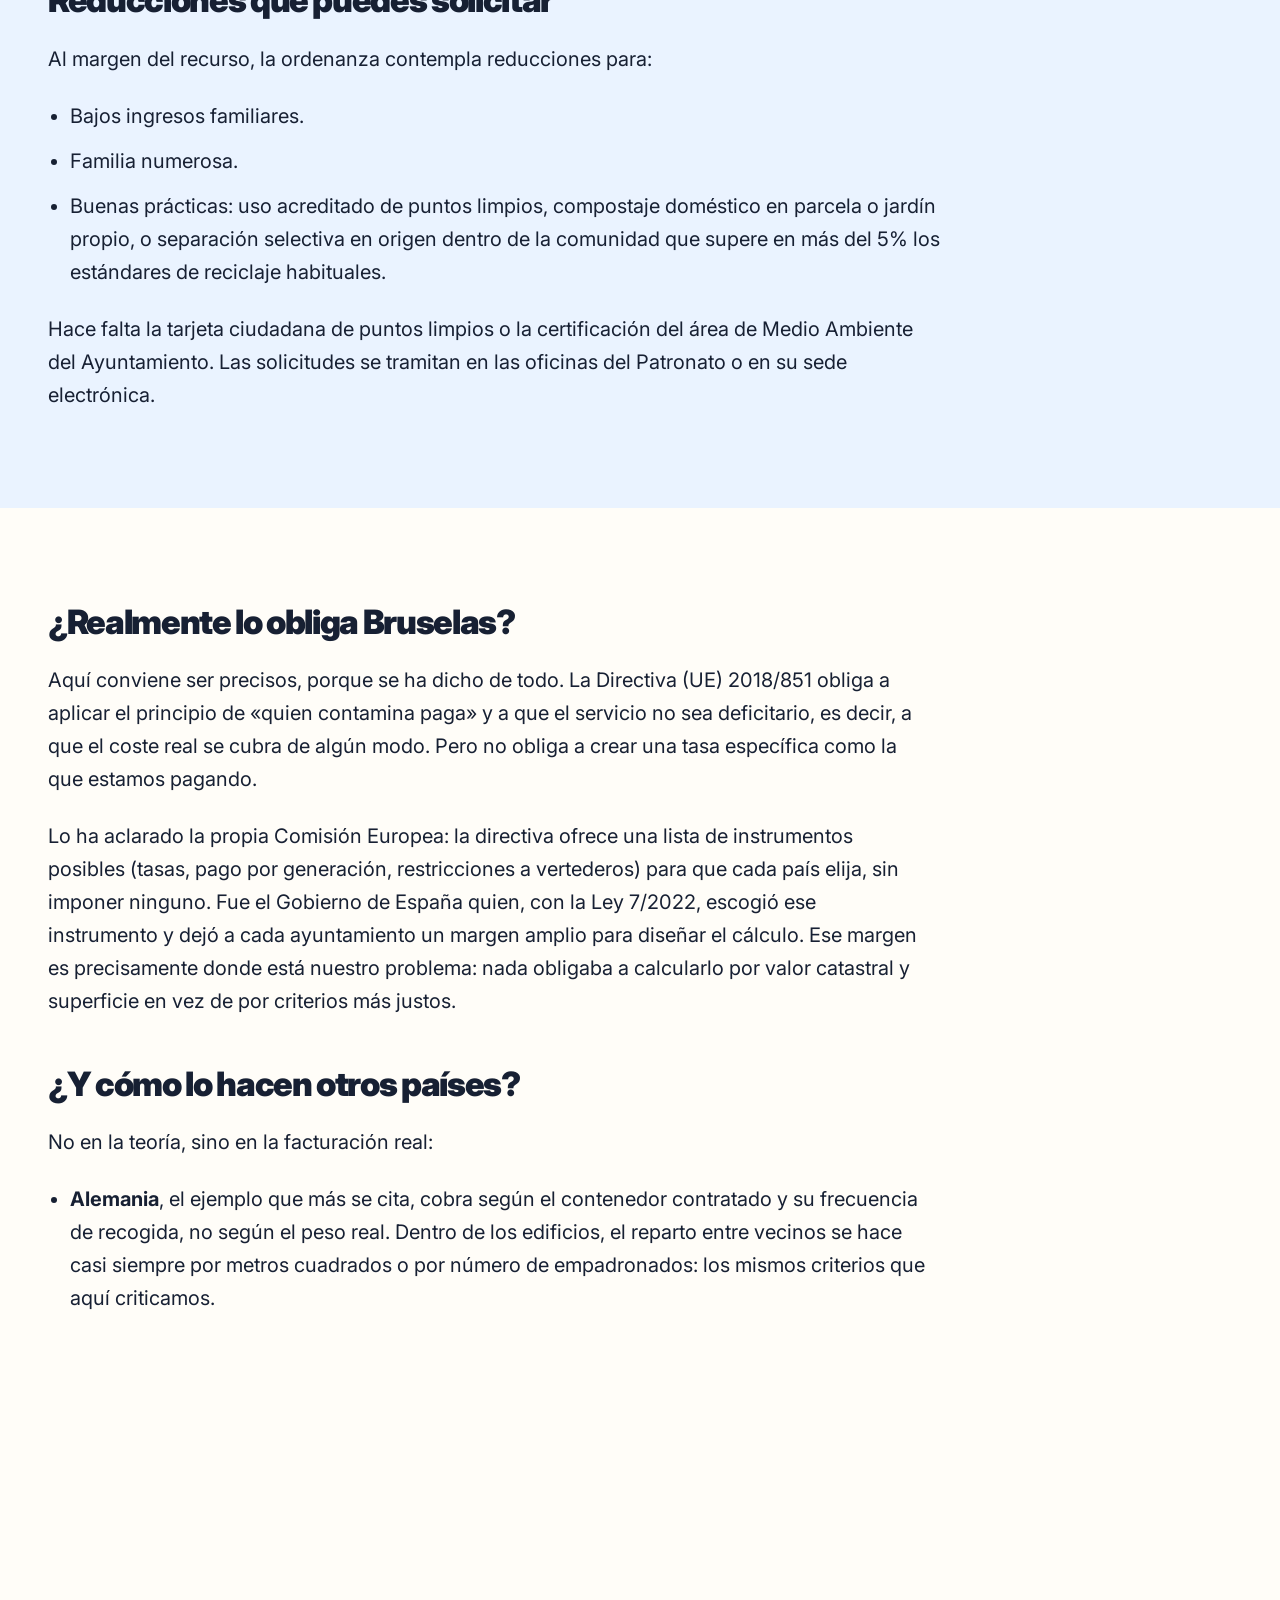
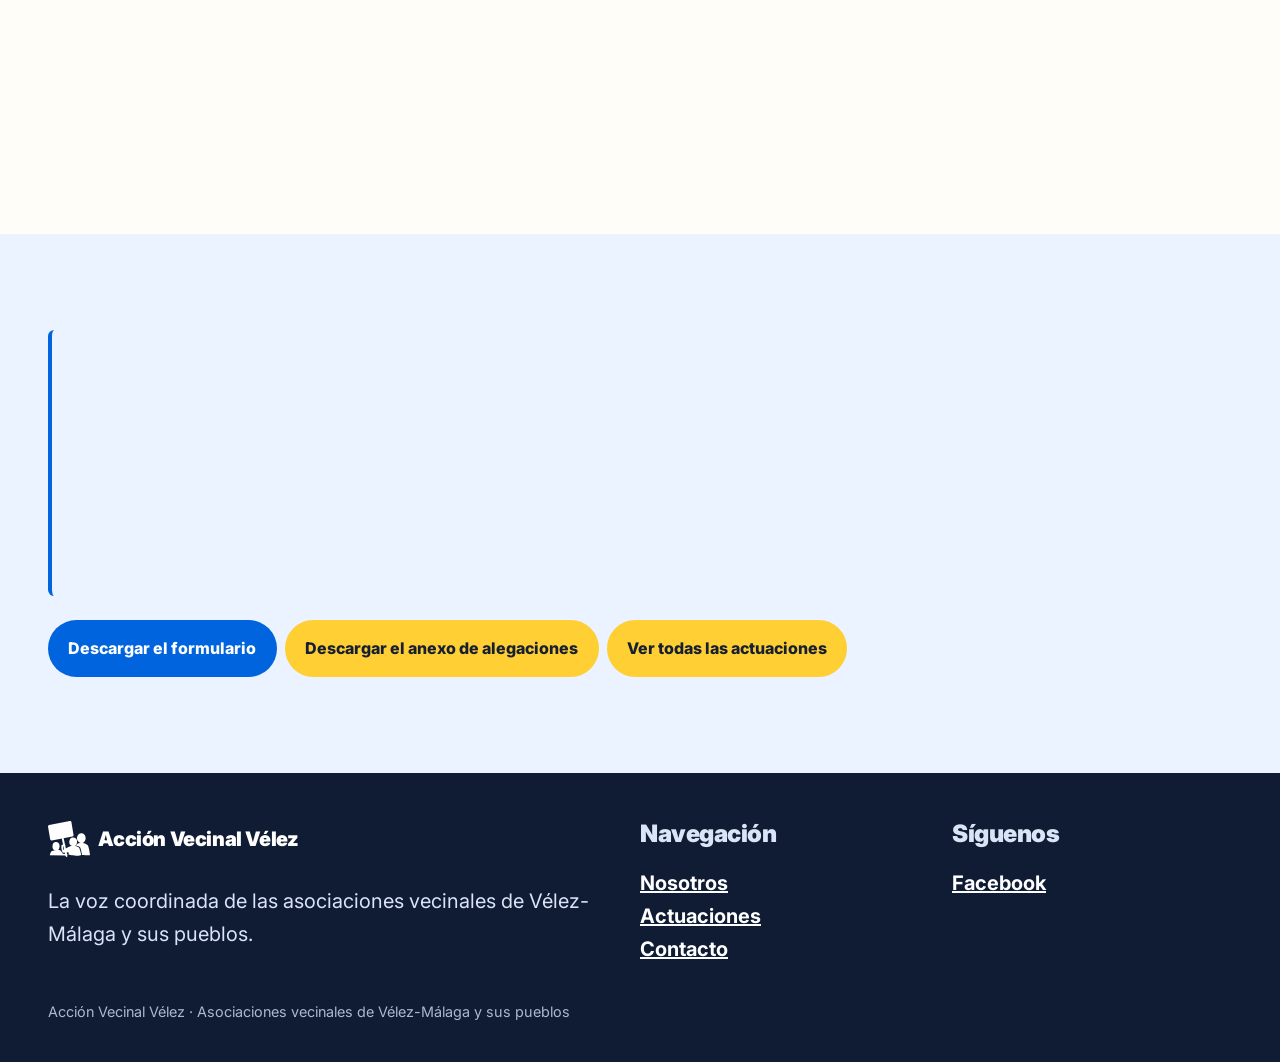
<file: actuaciones/tasa-basuras/index.html>
<!doctype html>
<html lang="es">

<head>
	<meta charset="utf-8">
	<meta name="viewport" content="width=device-width,initial-scale=1">
	<title>Reclama la Tasa de la Basura en Vélez-Málaga: guía y modelos</title>
	<meta name="description" content="Guía para recurrir la Tasa de Residuos de Vélez-Málaga y reclamar su devolución. Plazo de un mes desde la notificación. Con formulario y anexo de alegaciones.">
	<link rel="canonical" href="https://accionvecinalvelez.com/actuaciones/tasa-basuras/">
	<meta property="og:title" content="Reclama la Tasa de la Basura en Vélez-Málaga">
	<meta property="og:description" content="Tienes un mes desde la notificación. Si pagas y no recurres, no te devuelven nada aunque la ordenanza acabe anulada.">
	<meta property="og:image" content="https://accionvecinalvelez.com/assets/img/reclama_tasa_basura_AVV.jpg">
	<meta property="og:url" content="https://accionvecinalvelez.com/actuaciones/tasa-basuras/">
	<meta property="og:type" content="article">
	<meta property="og:site_name" content="Acción Vecinal Vélez"><meta property="og:locale" content="es_ES"><meta property="og:image:width" content="1424"><meta property="og:image:height" content="752"><meta property="og:image:alt" content="Reclama la Tasa de la Basura en Vélez-Málaga"><meta property="article:published_time" content="2026-09-20"><meta property="article:modified_time" content="2026-09-23"><meta name="twitter:card" content="summary_large_image">
	<link rel="icon" href="/assets/icons/accion_vecinal_favicon.svg">
	<link rel="preconnect" href="https://fonts.googleapis.com">
	<link rel="preconnect" href="https://fonts.gstatic.com" crossorigin>
	<link rel="stylesheet" href="https://fonts.googleapis.com/css2?family=Inter:wght@100..900&display=swap">
	<link rel="stylesheet" href="/assets/css/styles.css">
<script type="application/ld+json">{"@context":"https://schema.org","@graph":[
{"@type":"Article","@id":"https://accionvecinalvelez.com/actuaciones/tasa-basuras/#article","headline":"Reclama la Tasa de la Basura en Vélez-Málaga","description":"Guía para recurrir la liquidación de la Tasa de Residuos de Vélez-Málaga y reclamar su devolución, con el formulario y el anexo de alegaciones.","image":"https://accionvecinalvelez.com/assets/img/reclama_tasa_basura_AVV.jpg","datePublished":"2026-09-20","dateModified":"2026-09-23","inLanguage":"es-ES","author":{"@id":"https://accionvecinalvelez.com/#organizacion"},"publisher":{"@id":"https://accionvecinalvelez.com/#organizacion"},"isPartOf":{"@id":"https://accionvecinalvelez.com/#website"},"mainEntityOfPage":"https://accionvecinalvelez.com/actuaciones/tasa-basuras/"},
{"@type":"BreadcrumbList","itemListElement":[{"@type":"ListItem","position":1,"name":"Inicio","item":"https://accionvecinalvelez.com/"},{"@type":"ListItem","position":2,"name":"Actuaciones","item":"https://accionvecinalvelez.com/actuaciones/"},{"@type":"ListItem","position":3,"name":"Tasa de la basura","item":"https://accionvecinalvelez.com/actuaciones/tasa-basuras/"}]}]}</script></head>

<body> <a class="skip-link" href="#contenido">Saltar al contenido</a>
	<header class="site-header">
		<div class="container nav-wrap">
			<a class="brand" href="/" aria-label="Acción Vecinal Vélez, inicio"><img src="/assets/img/logo-accion_vecinal.svg" alt=""><span class="brand-name">Acción Vecinal<span class="brand-region"> Vélez</span></span></a>
			<button class="nav-toggle" aria-expanded="false" aria-controls="menu"><span class="nav-toggle-box"><span class="nav-toggle-bar"></span></span><span class="sr-only">Menú</span></button>
			<nav class="site-nav" id="menu" aria-label="Navegación principal">
				<ul>
					<li><a href="/">Inicio</a></li>
					<li><a href="/nosotros/">Nosotros</a></li>
					<li><a aria-current="page" href="/actuaciones/">Actuaciones</a></li>
					<li><a href="/contacto/">Contacto</a></li>
				</ul>
			</nav>
		</div>
	</header>
	<main id="contenido">
		<section class="hero">
			<div class="container">
				<p class="eyebrow">Actuaciones · Fiscalidad municipal</p>
				<h1>Reclama la Tasa de la Basura en Vélez-Málaga</h1>
				<p class="lead">Cómo conseguir tu carta de pago, cómo recurrir la liquidación y cómo reclamar la devolución. Con los modelos ya preparados.</p>
			</div>
		</section>

		<section class="section">
			<div class="container">
				<div class="notice">
					<h2 class="fs-xl">Tienes UN MES desde la notificación</h2>
					<p><strong>El plazo empieza a contar desde que aceptas la notificación o desde que pides la carta de pago</strong>, por web o por teléfono. Comprueba la fecha: puede quedarte menos tiempo del que crees.</p>
					<p><strong>Si pagas y no recurres, no te devuelven nada</strong>, aunque la ordenanza acabe anulada. Recurrir dentro del mes es lo único que mantiene viva tu liquidación y conserva tu derecho a la devolución.</p>
				</div>
				<div class="actions">
					<a class="btn btn--primary" href="/assets/docs/recurso-tasa-basuras-formulario.pdf" target="_blank" rel="noopener noreferrer">Descargar el formulario</a>
					<a class="btn btn--outline" href="/assets/docs/anexo-alegaciones-tasa-residuos.docx" download>Descargar el anexo de alegaciones</a>
				</div>
			</div>
		</section>

		<section class="section section--soft">
			<div class="container prose">
				<h2>De dónde sale esta tasa</h2>
				<p>La tasa de residuos nace de la Directiva (UE) 2018/851, que consagra el principio de «quien contamina paga» y obliga a que el servicio de gestión de residuos no sea deficitario y refleje su coste real. La idea de fondo es que cada hogar sea consciente de los residuos que genera y tenga incentivos para reducirlos.</p>
				<p>El Estado la transpuso, con retraso, mediante la Ley 7/2022, de 8 de abril, de residuos y suelos contaminados para una economía circular, que obliga a cada ayuntamiento a implantarla mediante su propia ordenanza.</p>
				<p>El Ayuntamiento de Vélez-Málaga aprobó la suya, la Ordenanza fiscal n.º 33, publicada en el Boletín Oficial de la Provincia de Málaga de 3 de diciembre de 2025 y en vigor desde el 1 de enero de 2026. La cuota resulta de sumar una parte fija de 62,66 €, igual para todos, y una parte variable que depende del valor catastral de la vivienda, de su superficie y de un coeficiente de «eficiencia territorial» según la zona.</p>
				<p class="quote">Un piso vacío paga lo mismo que otro idéntico donde viven seis personas.</p>
				<p>Ninguno de esos tres factores mide, ni siquiera de forma aproximada, los residuos que una familia genera realmente. Otros municipios lo han vinculado al consumo de agua: no es perfecto, pero al menos parte de la idea de que a más consumo, más personas viven en la casa y más residuos se producen.</p>
				<p>A esto se suma que, hasta ahora, la gestión de residuos se cubría al menos en parte con el IBI. La ley obliga a cobrarla por separado, pero el IBI no se ha reducido en una cuantía equivalente. De ahí el «nos la quieren cobrar dos veces» que tanto se comenta.</p>

				<h2>Por qué hay que recurrir aunque sean cien euros</h2>
				<p>El Tribunal Supremo tiene fijada la regla de lo que ocurre cuando se anula una ordenanza fiscal. En su sentencia de 19 de diciembre de 2011 (recurso 2884/2010), al confirmar la anulación de la ordenanza del IBI de León, estableció que las liquidaciones firmes, las que nadie recurrió, quedan intactas y no se devuelven. Solo se benefician de la anulación quienes tenían su liquidación impugnada y pendiente de resolver.</p>
				<p>Y ya ha pasado. En marzo de 2026 el Tribunal Superior de Justicia de Madrid anuló la tasa de residuos del Ayuntamiento de Madrid porque el informe técnico-económico no se publicó íntegro durante el trámite de información pública. Esa sentencia está recurrida ante el Supremo y todavía no es firme, pero los madrileños que pagaron sin recurrir ya saben que a ellos no les devuelven nada.</p>
				<p>En Vélez-Málaga hemos documentado algo muy parecido: el informe técnico-económico de 12 de marzo de 2025 consta en el expediente municipal, pero no aparece entre los documentos que el Ayuntamiento puso a disposición para consulta durante el plazo de alegaciones.</p>
			</div>
		</section>

		<section class="section" id="como-reclamar">
			<div class="container prose">
				<p class="eyebrow">Paso a paso</p>
				<h2>Cómo actuar para reclamar</h2>

				<h3>1. Consigue la carta de pago y págala</h3>
				<p>Espera la notificación o solicita tu carta de pago al Patronato de Recaudación, llamando al <strong>951 95 70 00 (opción 3)</strong> o entrando en <a href="https://ovt.prpmalaga.es" target="_blank" rel="noopener noreferrer">ovt.prpmalaga.es</a> si tienes Cl@ve o certificado digital.</p>
				<div class="notice">
					<p><strong>Paga antes de reclamar.</strong> Lo que estamos pidiendo es la <strong>devolución</strong> de un ingreso indebido, y para eso hace falta haber ingresado. Si no has pagado, no tienes justificante que adjuntar y no hay nada que devolver.</p>
					<p>Pagar dentro del periodo voluntario además te evita el recargo. El recurso no suspende el cobro, así que dejarlo sin pagar solo añade recargo a la deuda. En el escrito se hace constar expresamente que el pago no supone conformidad ni renuncia a reclamar.</p>
				</div>

				<h3>2. Rellena el formulario</h3>
				<p><a href="/assets/docs/recurso-tasa-basuras-formulario.pdf" target="_blank" rel="noopener noreferrer">Abre el formulario de recurso de reposición en una pestaña nueva</a> para poder ir siguiendo esta guía a la vez. Rellena lo que falta y pulsa «Descargar» para guardarlo. <strong>El resto de valores ya vienen completados.</strong></p>
				<p><strong>Datos personales.</strong> Nombre, DNI, domicilio, teléfono y correo. Deja en blanco el apartado de Representante si presentas el recurso a tu nombre.</p>
				<p><strong>Preferencia de notificación.</strong> En persona o electrónicamente. Lee antes el aviso que hay más abajo, porque esta casilla tiene más alcance del que parece.</p>
				<p><strong>Datos del acto que se recurre.</strong> Los cuatro campos salen de tu carta de pago:</p>
				<picture>
					<source srcset="/assets/img/tasa-formulario-campos.webp" type="image/webp">
					<img loading="lazy" width="1360" height="500" src="/assets/img/tasa-formulario-campos.png" alt="Apartado «Datos del acto o de la resolución que se recurre» del formulario, con los cuatro campos a rellenar señalados en rojo, azul, verde y morado.">
				</picture>
				<ul>
					<li>🔴 <strong>Número de liquidación.</strong> Un número largo del tipo 20263I29094BA01L… Aparece dos veces en la carta de pago: arriba como «Identificación de liquidación a notificar» y en el detalle como «Identificación de la Liquidación».</li>
					<li>🔵 <strong>Fecha del acto o resolución.</strong> No figura en la carta de pago, así que el formulario ya lleva puesto ese aviso. No tienes que tocarlo.</li>
					<li>🟢 <strong>Fecha de notificación.</strong> El día en que aceptaste la carta de pago, o en que la solicitaste por web o por teléfono.</li>
					<li>🟣 <strong>Nº de expediente que se recurre.</strong> Es el «Expediente de gestión» de tu carta de pago, dentro del bloque «Detalle de la Liquidación». <strong>Es tuyo y solo tuyo: no copies el de nadie.</strong></li>
				</ul>
				<img loading="lazy" src="/assets/img/tasa-expediente-gestion.png" alt="Cabecera de una carta de pago del Patronato de Recaudación, con el «Expediente de gestión» señalado en el bloque Detalle de la Liquidación.">
				<p><strong>Firma y fecha.</strong> Tu localidad dentro del municipio y la fecha del día en que presentas el recurso.</p>

				<h3>3. Reúne la documentación</h3>
				<ul>
					<li>La carta de pago, mejor el PDF que una foto, por el límite de tamaño.</li>
					<li>El justificante de pago.</li>
					<li>Un documento que acredite la titularidad de tu cuenta bancaria, para que puedan devolverte el importe.</li>
					<li><a href="/assets/docs/anexo-alegaciones-tasa-residuos.docx" download>El anexo de alegaciones</a>, opcional pero recomendable, descargado y completado.</li>
					<li>Fotocopia del DNI, solo si lo entregas en persona.</li>
				</ul>
				<p class="small">Cada fichero puede pesar hasta 10 MB, con un máximo de 15 MB en total y 5 ficheros por registro.</p>

				<h3>4. Presenta el recurso</h3>
				<p><strong>Presencial.</strong> En cualquiera de las <a href="https://portal.prpmalaga.es/8132/directorio-oficinas" target="_blank" rel="noopener noreferrer">oficinas del Patronato</a>, con cita previa.</p>
				<p><strong>Online.</strong> Entra en <a href="https://ovt.prpmalaga.es/295553/DMALAGA/nueva-solicitud" target="_blank" rel="noopener noreferrer">ovt.prpmalaga.es</a> y conéctate con Cl@ve o certificado digital, en el margen izquierdo. En la pantalla de «Nueva solicitud», elige <strong>«Instancia General Tributaria»</strong>.</p>
				<img loading="lazy" src="/assets/img/solicitud-patronato.jpg" alt="Pantalla de Nueva solicitud de la Oficina Virtual Tributaria, con la opción «Instancia General Tributaria» recuadrada en rojo, abajo a la derecha.">
				<p>En la pantalla siguiente tienes tres cosas que hacer:</p>
				<img loading="lazy" src="/assets/img/solicitud-recurso1.jpg" alt="Formulario de Instancia General Tributaria, con la caja de texto de Solicitud marcada como 1, el botón de Añadir documentación como 2 y el botón Siguiente como 3.">
				<ol>
					<li>En la caja de <strong>Solicitud</strong>, copia y pega el texto de abajo, sustituyendo las equis por el número de tu liquidación.</li>
					<li>En <strong>Documentación</strong>, adjunta los ficheros del paso 3.</li>
					<li>Pulsa <strong>Siguiente</strong> y completa el envío.</li>
				</ol>
				<div class="notice">
					<p><strong>Texto para la caja de «Solicitud»:</strong></p>
					<p>Interpongo RECURSO DE REPOSICIÓN contra la liquidación nº 2026xxxxxxxxxxxxxxxxxxxxx, Tasa de Residuos Domésticos, ejercicio 2026, del Ayto. de Vélez-Málaga, solicitando su anulación y la devolución de ingresos indebidos con intereses. Se adjuntan documentos.</p>
				</div>
				<p><strong>Guarda el justificante de presentación.</strong> Es tu prueba de que recurriste en plazo.</p>
			</div>
		</section>

		<section class="section section--soft">
			<div class="container">
				<div class="notice">
					<h2 class="fs-xl">Atención a la preferencia de notificación</h2>
					<p>El formulario oficial incluye una casilla de «Preferencia de notificación». Si marcas <strong>Medios Electrónicos</strong>, esa elección pasa a aplicarse a <strong>todos</strong> tus procedimientos con el Patronato de Recaudación, no solo a este recurso.</p>
					<p>Si no usas habitualmente el certificado digital o Cl@ve, marca <strong>Soporte Papel</strong>. Perder un aviso electrónico que no sabías que tenías es la forma más fácil de que se te pase un plazo.</p>
				</div>
			</div>
		</section>

		<section class="section">
			<div class="container prose">
				<h2>¿Y después de presentarlo?</h2>
				<p>El Patronato tiene que resolver el recurso. Si lo <strong>desestima expresamente</strong> y no acudes al juzgado en <strong>dos meses</strong>, la liquidación queda firme y consentida. Si <strong>no resuelve</strong> en un mes, se entiende desestimado por silencio y dispones de <strong>seis meses</strong> para el contencioso-administrativo.</p>
				<p>Un contencioso individual por cien euros no tiene sentido económico: abogado obligatorio, sin posibilidad de apelación al ser la cuantía inferior a 30.000 € y riesgo de costas. La vía razonable es colectiva.</p>
				<p>El <strong>pleito testigo</strong> (arts. 37.2 y 111 de la Ley de la Jurisdicción Contencioso-Administrativa) funciona cuando hay varios recursos ya interpuestos ante el mismo juzgado con idéntico objeto: el tribunal tramita uno, suspende los demás y luego resuelve todos conforme al resultado. Eso protege a todos los que hayan presentado, sin que cada uno litigue por separado. Pero exige que todos hayan dado el paso de interponer.</p>
				<p>La otra fórmula es que varios vecinos actúen como <strong>codemandantes en un único recurso</strong> (arts. 34 y 35 LJCA), compartiendo abogado, procurador y costes, conservando cada uno su derecho individual a la devolución.</p>
				<p>Conviene saber que la jurisprudencia mayoritaria sostiene que solo los sujetos pasivos pueden reclamar la devolución. Una asociación puede impugnar la ordenanza, pero no las liquidaciones individuales giradas a cada vecino. Por eso el recurso tiene que presentarlo cada uno a su nombre.</p>
				<p>Si el juzgado contencioso diera la razón por considerar ilegal la ordenanza, está obligado a elevar el asunto al Tribunal Superior de Justicia de Andalucía, que sí puede anularla por completo. Un recurso individual puede acabar afectando a todo el municipio.</p>
			</div>
		</section>

		<section class="section section--soft">
			<div class="container prose">
				<h2>Reducciones que puedes solicitar</h2>
				<p>Al margen del recurso, la ordenanza contempla reducciones para:</p>
				<ul>
					<li>Bajos ingresos familiares.</li>
					<li>Familia numerosa.</li>
					<li>Buenas prácticas: uso acreditado de puntos limpios, compostaje doméstico en parcela o jardín propio, o separación selectiva en origen dentro de la comunidad que supere en más del 5% los estándares de reciclaje habituales.</li>
				</ul>
				<p>Hace falta la tarjeta ciudadana de puntos limpios o la certificación del área de Medio Ambiente del Ayuntamiento. Las solicitudes se tramitan en las oficinas del Patronato o en su sede electrónica.</p>
			</div>
		</section>

		<section class="section">
			<div class="container prose">
				<h2>¿Realmente lo obliga Bruselas?</h2>
				<p>Aquí conviene ser precisos, porque se ha dicho de todo. La Directiva (UE) 2018/851 obliga a aplicar el principio de «quien contamina paga» y a que el servicio no sea deficitario, es decir, a que el coste real se cubra de algún modo. Pero no obliga a crear una tasa específica como la que estamos pagando.</p>
				<p>Lo ha aclarado la propia Comisión Europea: la directiva ofrece una lista de instrumentos posibles (tasas, pago por generación, restricciones a vertederos) para que cada país elija, sin imponer ninguno. Fue el Gobierno de España quien, con la Ley 7/2022, escogió ese instrumento y dejó a cada ayuntamiento un margen amplio para diseñar el cálculo. Ese margen es precisamente donde está nuestro problema: nada obligaba a calcularlo por valor catastral y superficie en vez de por criterios más justos.</p>
				<h2>¿Y cómo lo hacen otros países?</h2>
				<p>No en la teoría, sino en la facturación real:</p>
				<ul>
					<li><strong>Alemania</strong>, el ejemplo que más se cita, cobra según el contenedor contratado y su frecuencia de recogida, no según el peso real. Dentro de los edificios, el reparto entre vecinos se hace casi siempre por metros cuadrados o por número de empadronados: los mismos criterios que aquí criticamos.</li>
					<li><strong>Francia</strong>, pionera legal desde 2015, se propuso que 25 millones de habitantes pagaran por generación real en 2025. En 2022 solo lo hacían 6,4 millones: más del 90% sigue pagando la TEOM, basada en el valor catastral.</li>
					<li><strong>Italia</strong> factura por defecto según superficie y número de residentes. Solo una minoría de municipios mide por contenedor.</li>
					<li><strong>España</strong> está entre los más rezagados: apenas 16 de más de 8.000 municipios miden la generación real.</li>
				</ul>
				<p>En resumen, casi toda Europa usa aproximaciones indirectas en vez de medir lo que cada vivienda tira de verdad. Vélez-Málaga no es una rareza por usar un criterio aproximado. Lo es por no haber explorado ninguna alternativa mejor, como el consumo de agua, teniendo margen legal para hacerlo.</p>
			</div>
		</section>

		<section class="section section--soft">
			<div class="container">
				<div class="notice">
					<p><strong>Esta guía es información de interés vecinal, no asesoramiento jurídico.</strong> Cada persona presenta el recurso en su propio nombre y bajo su responsabilidad. Acción Vecinal Vélez no actúa como representante de los recurrentes ni garantiza el resultado del recurso. Si tu caso tiene particularidades, consulta con un profesional.</p>
					<p class="small">Guía y modelos elaborados originalmente por <a href="https://aveotorre.com/recurso-tasa-basuras/" target="_blank" rel="noopener noreferrer">AVEOtorre</a>, asociación vecinal del Ensanche Oeste de Torre del Mar, y adaptados aquí al conjunto del municipio.</p>
				</div>
				<div class="actions">
					<a class="btn btn--primary" href="/assets/docs/recurso-tasa-basuras-formulario.pdf" target="_blank" rel="noopener noreferrer">Descargar el formulario</a>
					<a class="btn btn--outline" href="/assets/docs/anexo-alegaciones-tasa-residuos.docx" download>Descargar el anexo de alegaciones</a>
					<a class="btn btn--outline" href="/actuaciones/">Ver todas las actuaciones</a>
				</div>
			</div>
		</section>
	</main>
	<footer class="site-footer">
		<div class="container footer-grid">
			<div>
				<a class="brand" href="/"><img src="/assets/img/logo-accion_vecinal.svg" alt=""><span class="brand-name">Acción Vecinal Vélez</span></a>
				<p>La voz coordinada de las asociaciones vecinales de Vélez-Málaga y sus pueblos.</p>
			</div>
			<div>
				<h3>Navegación</h3>
				<p><a href="/nosotros/">Nosotros</a>
					<br><a href="/actuaciones/">Actuaciones</a>
					<br><a href="/contacto/">Contacto</a></p>
			</div>
			<div>
				<h3>Síguenos</h3>
				<p><a target="_blank" rel="noopener noreferrer" href="https://www.facebook.com/PlataformaAbandonados">Facebook</a></p>
			</div>
		</div>
		<div class="container">
			<p class="small">Acción Vecinal Vélez · Asociaciones vecinales de Vélez-Málaga y sus pueblos</p>
		</div>
	</footer>
	<button class="back-to-top" aria-label="Volver arriba" type="button"><svg viewBox="0 0 24 24" width="20" height="20" aria-hidden="true" focusable="false"><path fill="currentColor" d="M12 5l-7 7h4v7h6v-7h4z"></path></svg></button>
	<script src="/assets/js/main.js" defer></script>
</body>

</html>
</file>
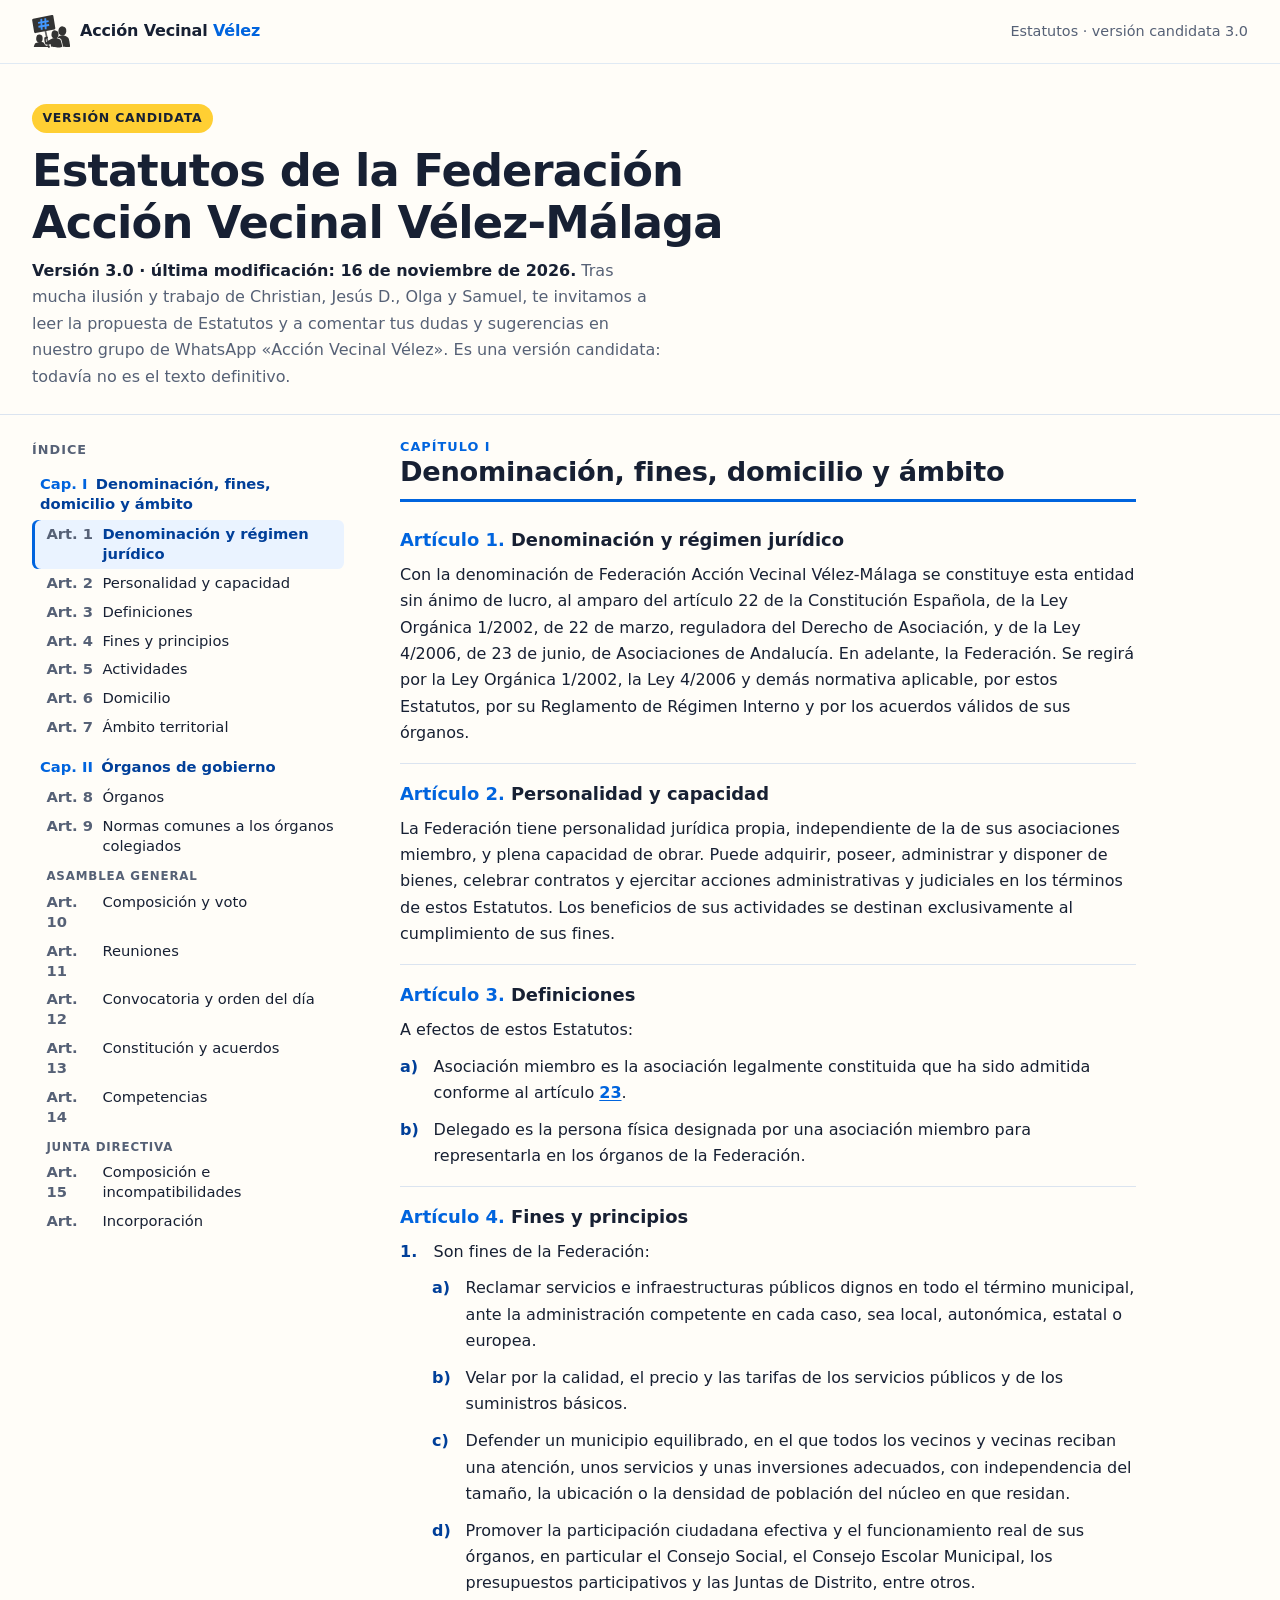
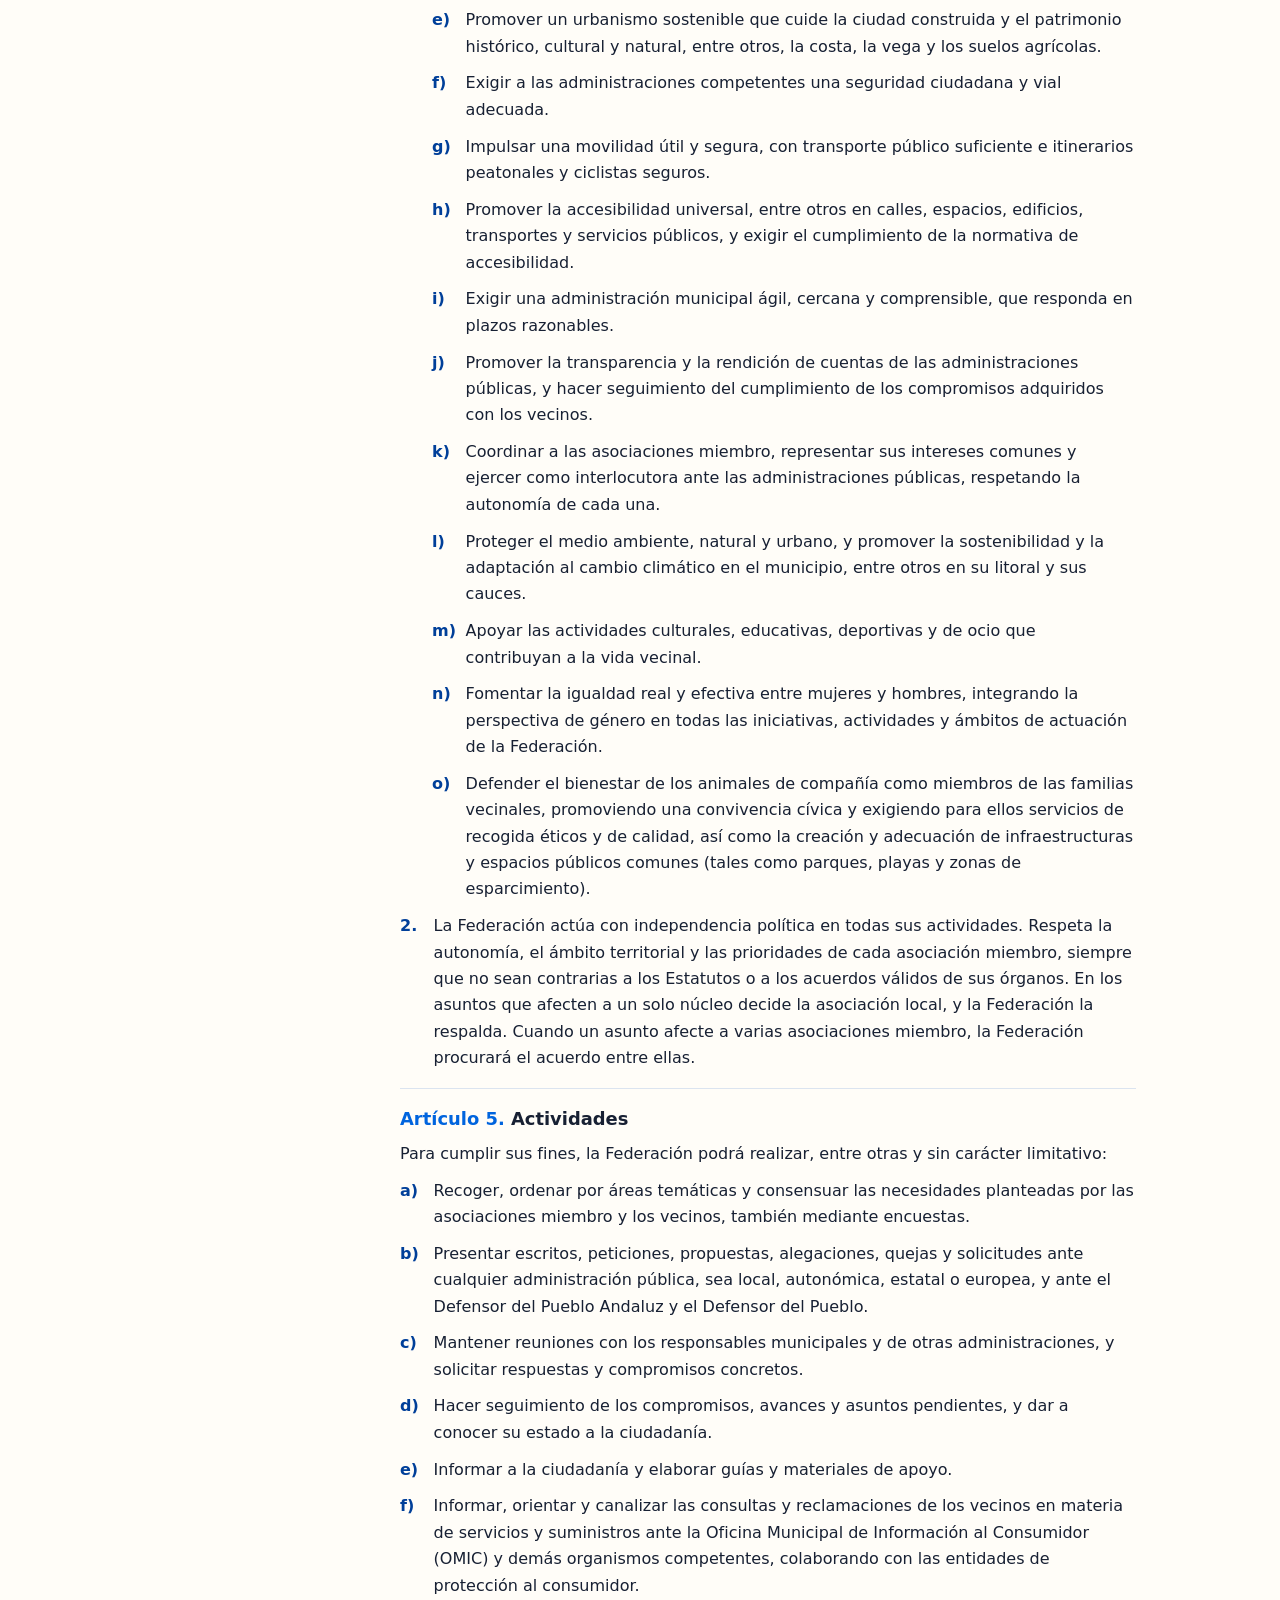
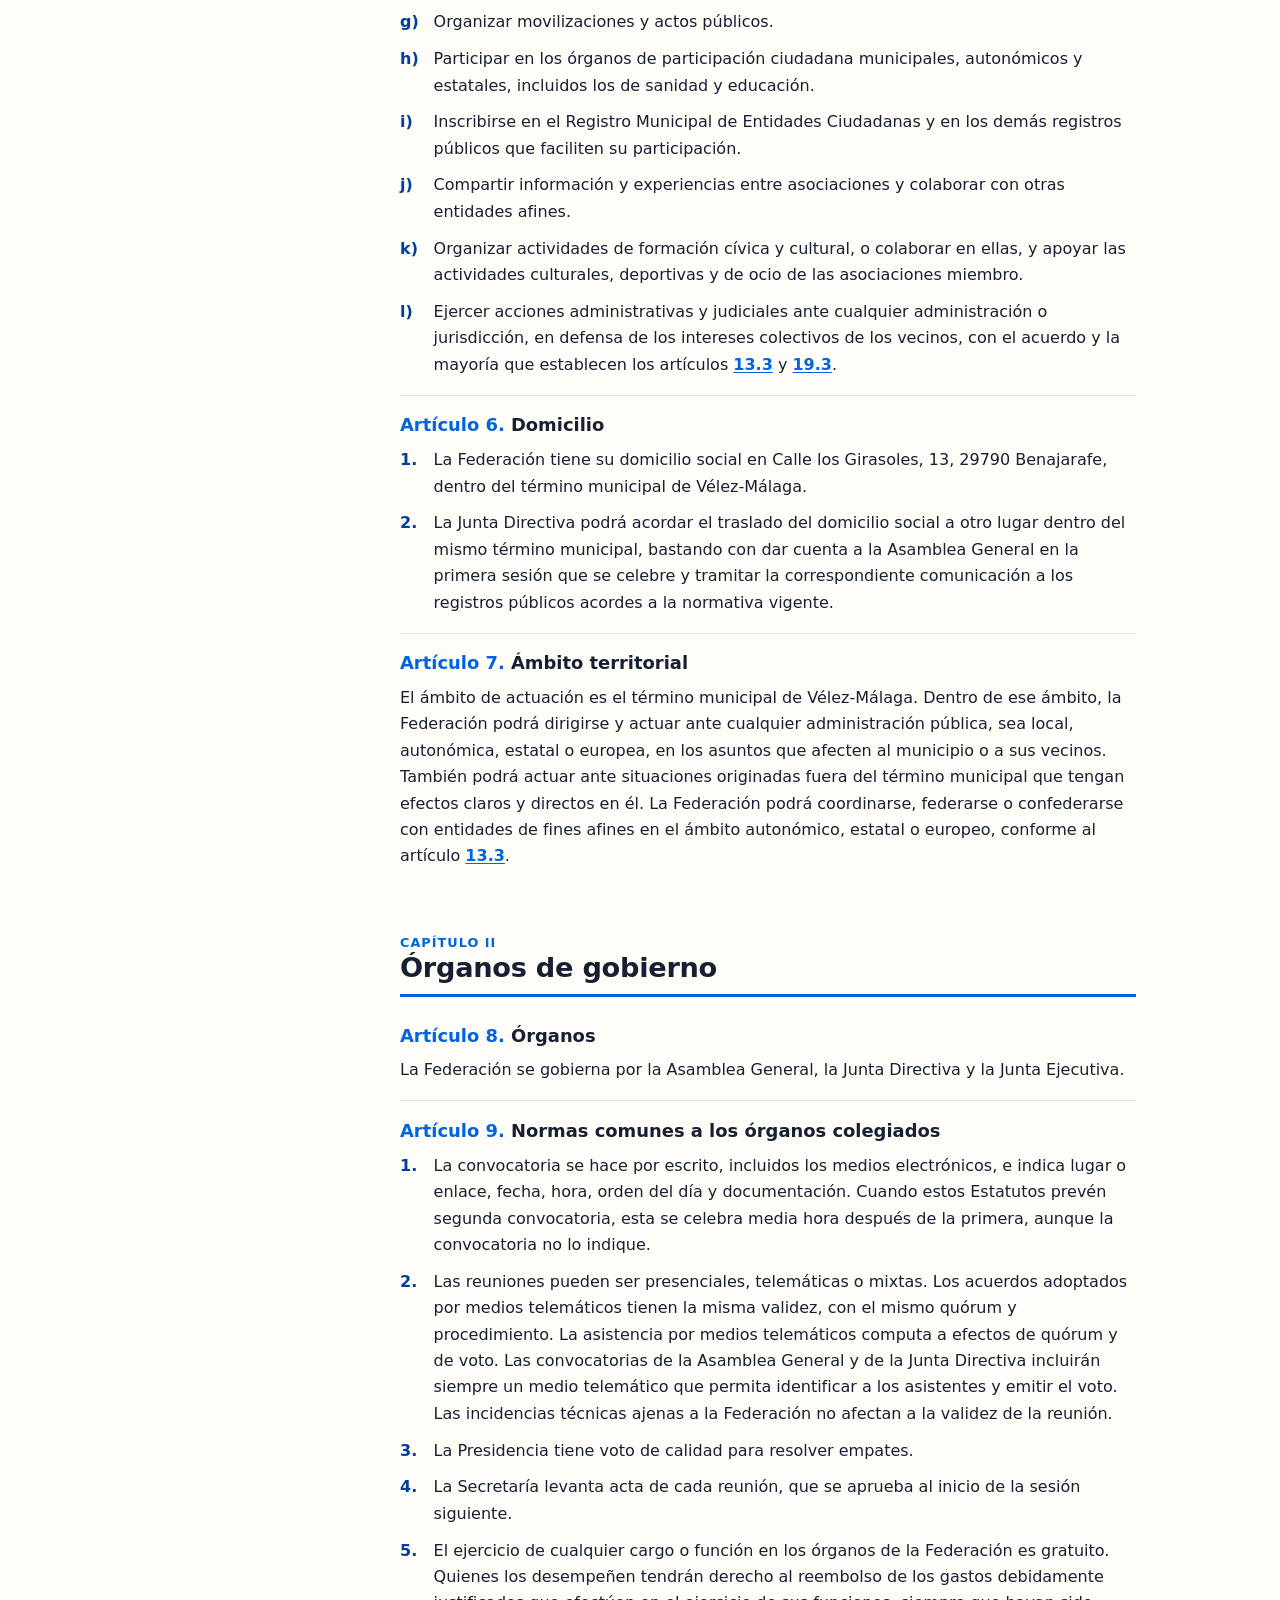
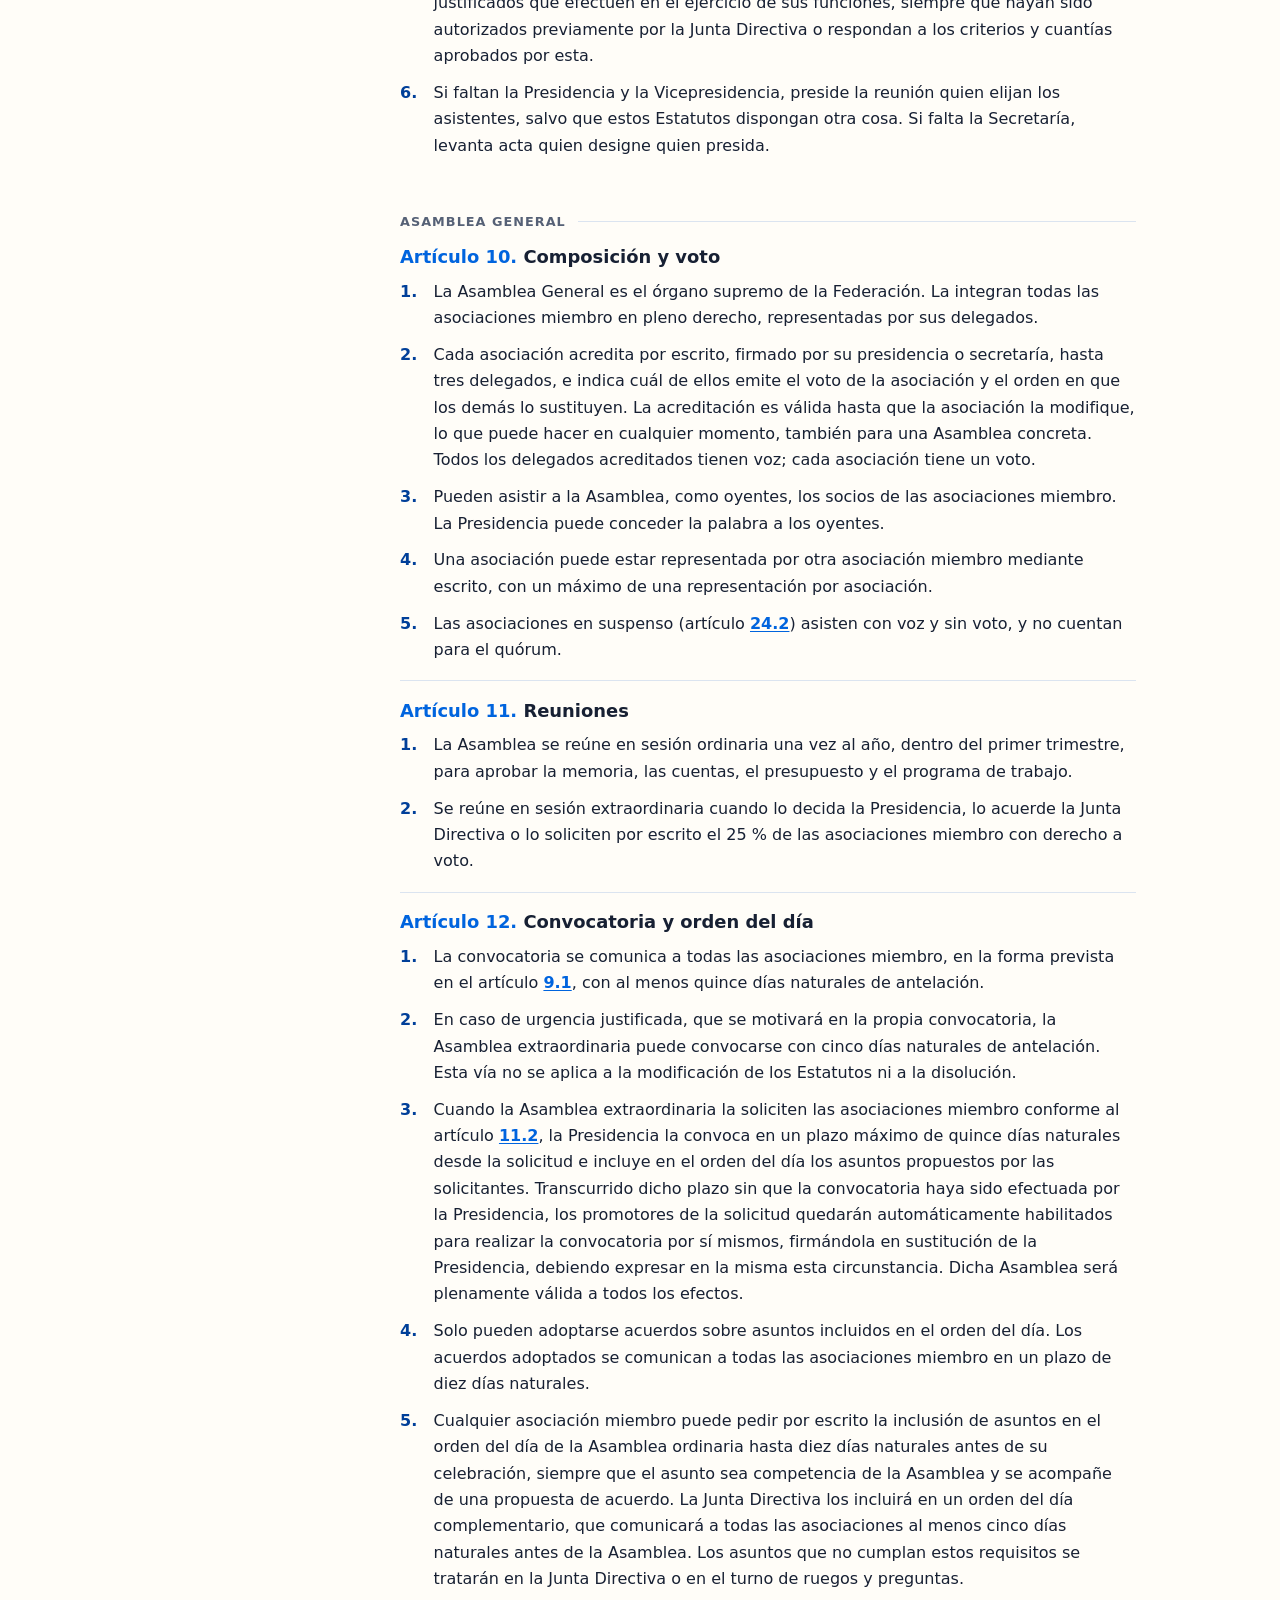
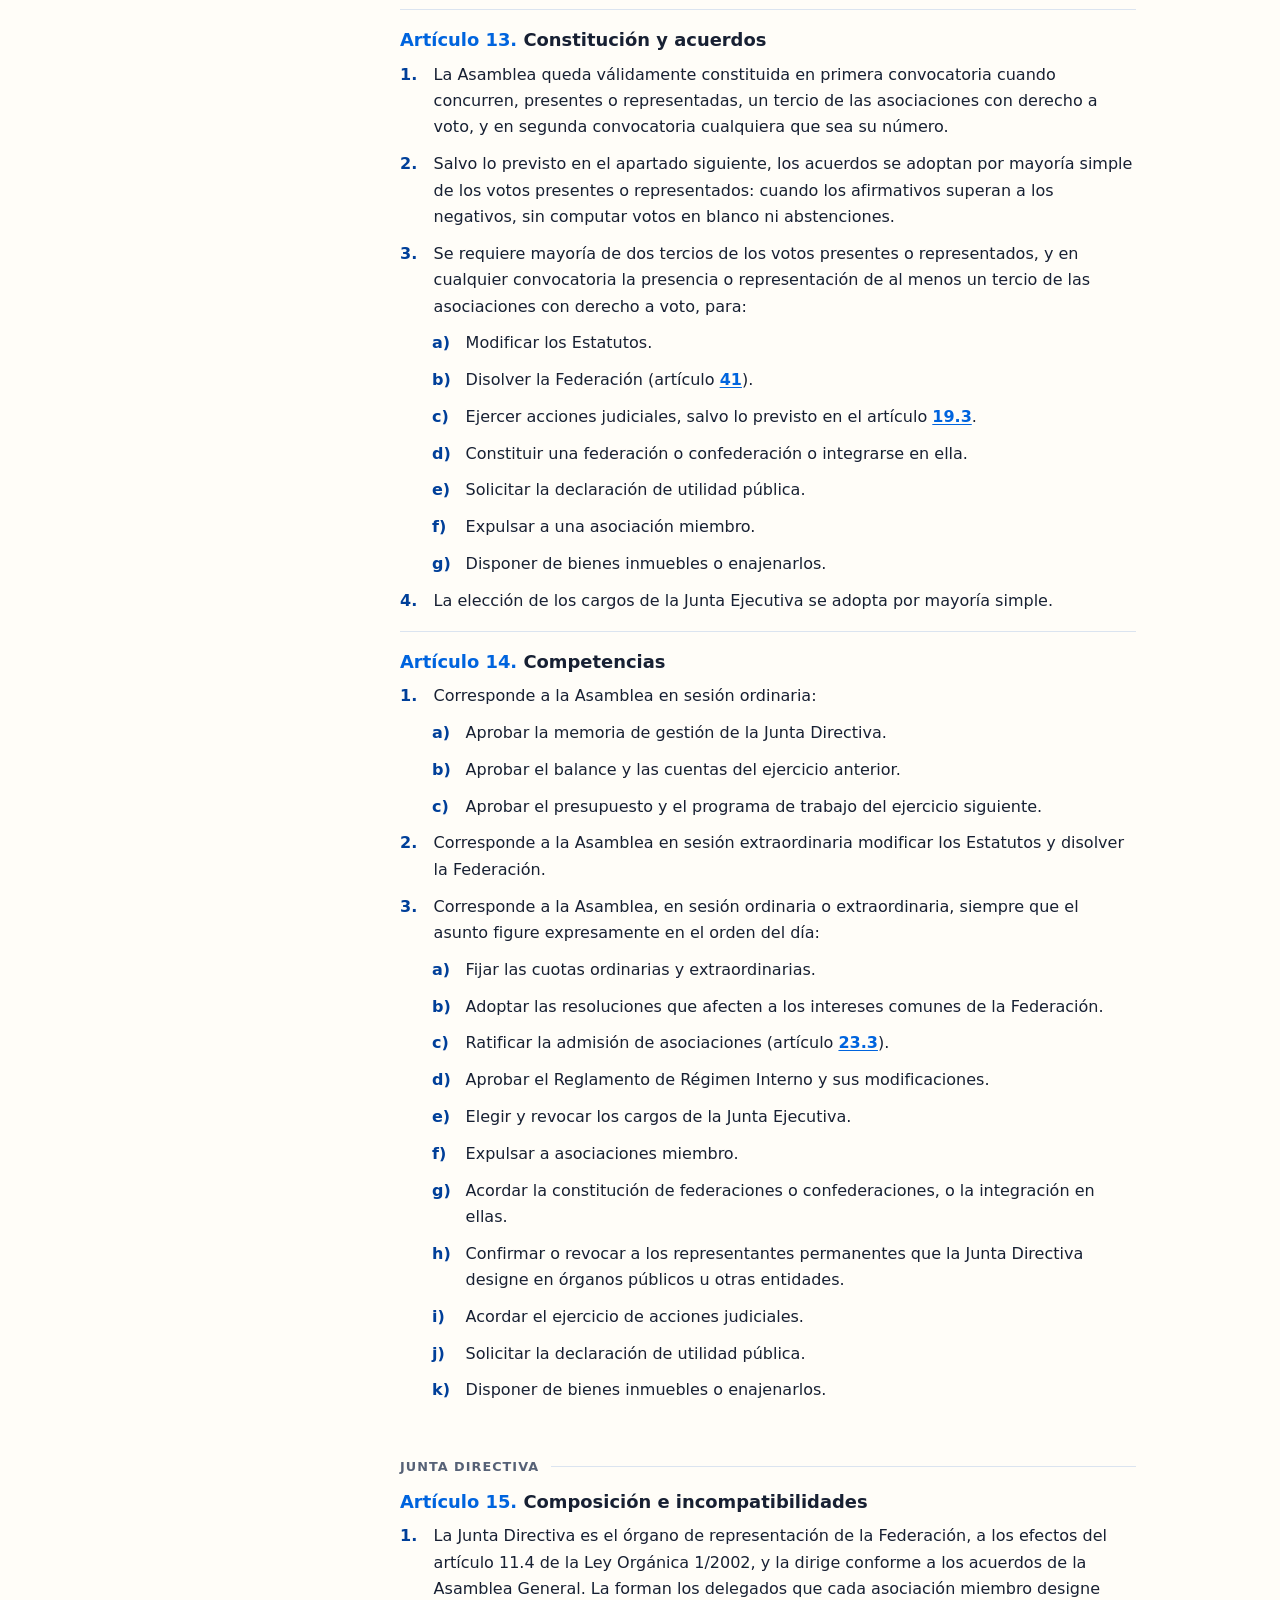
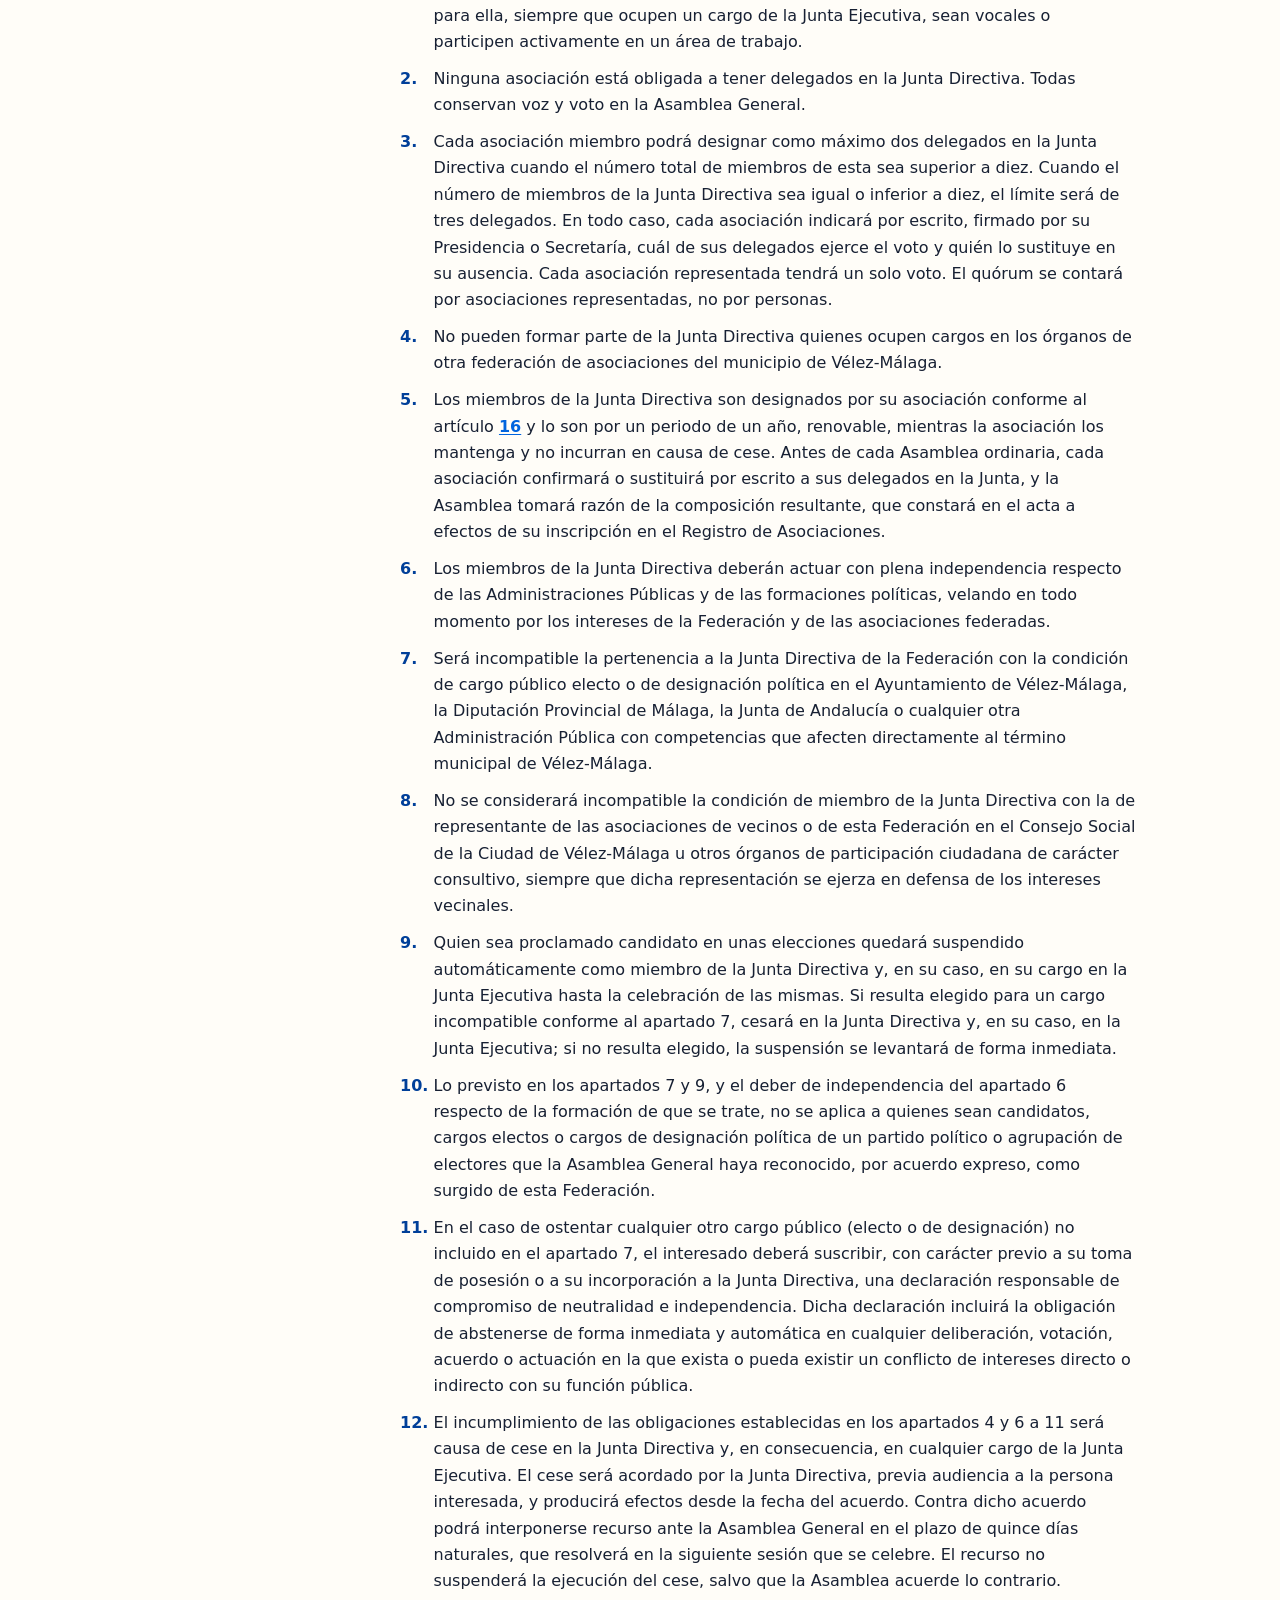
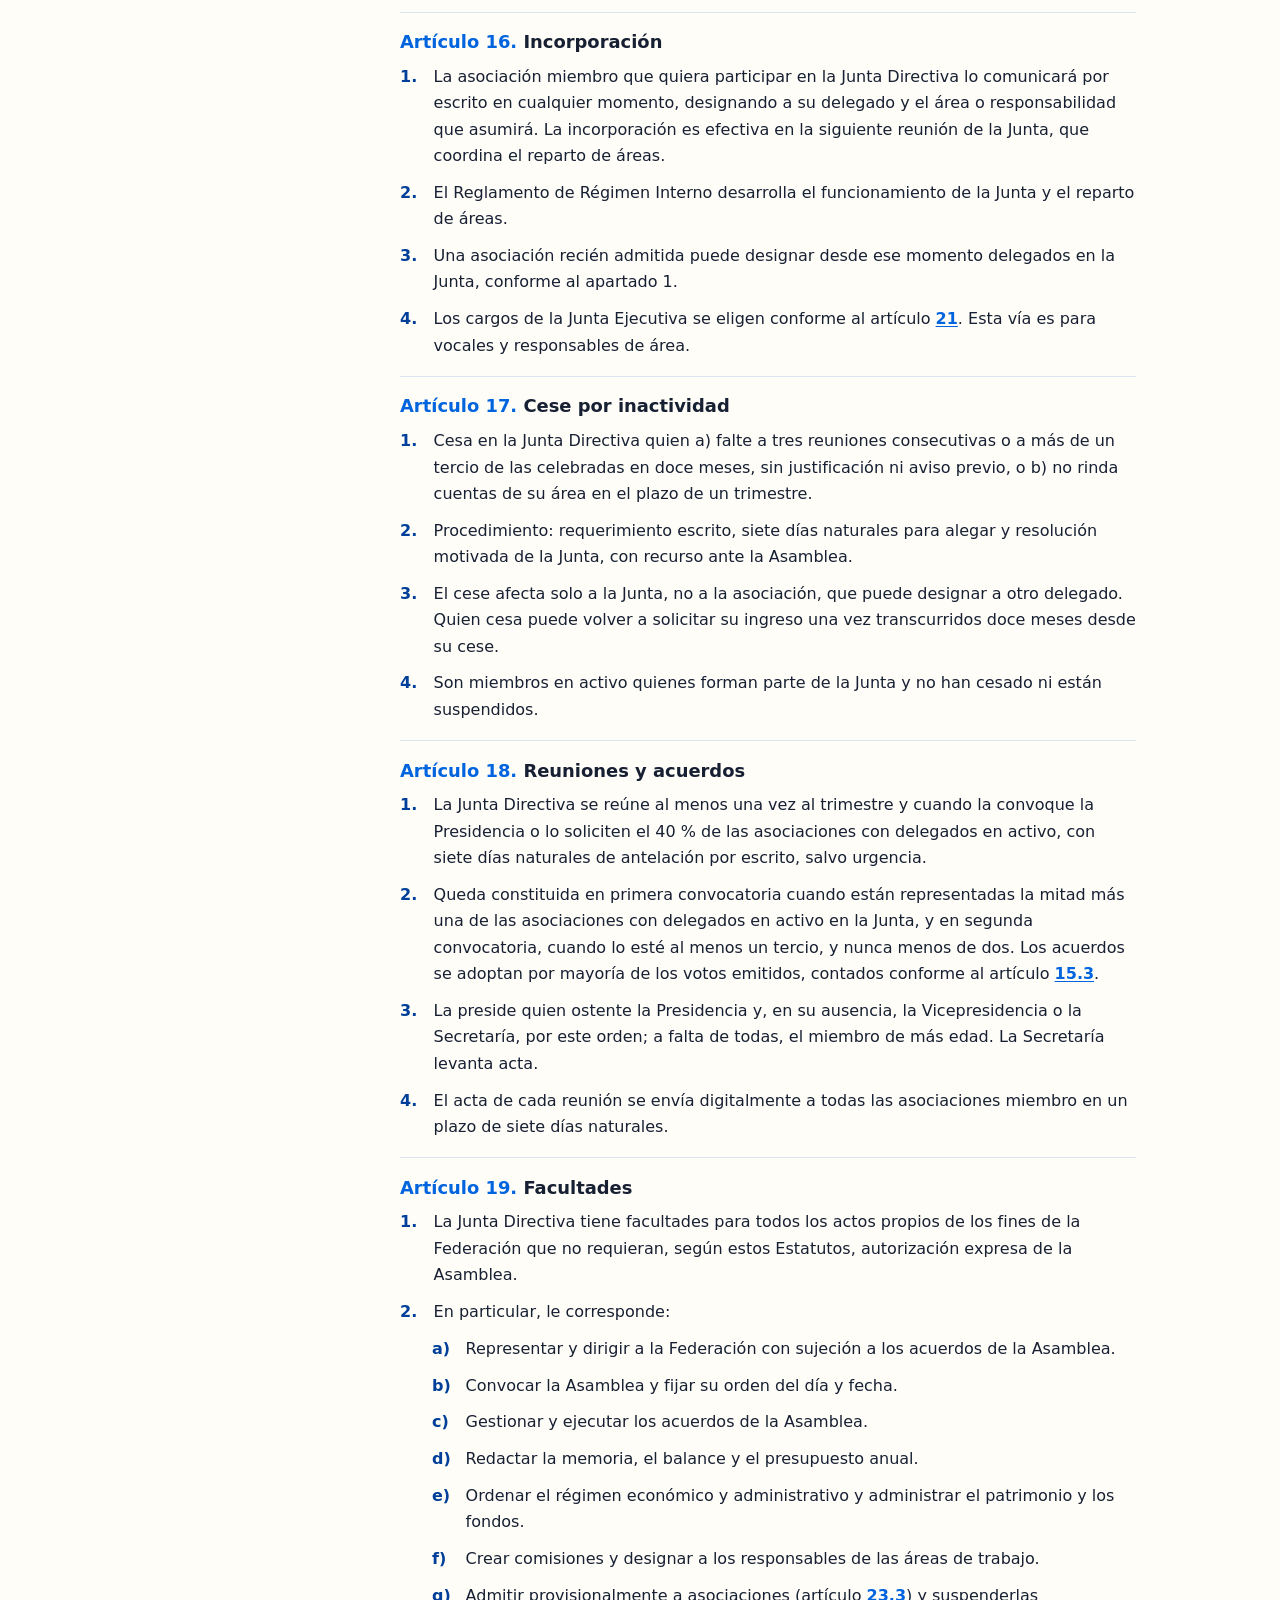
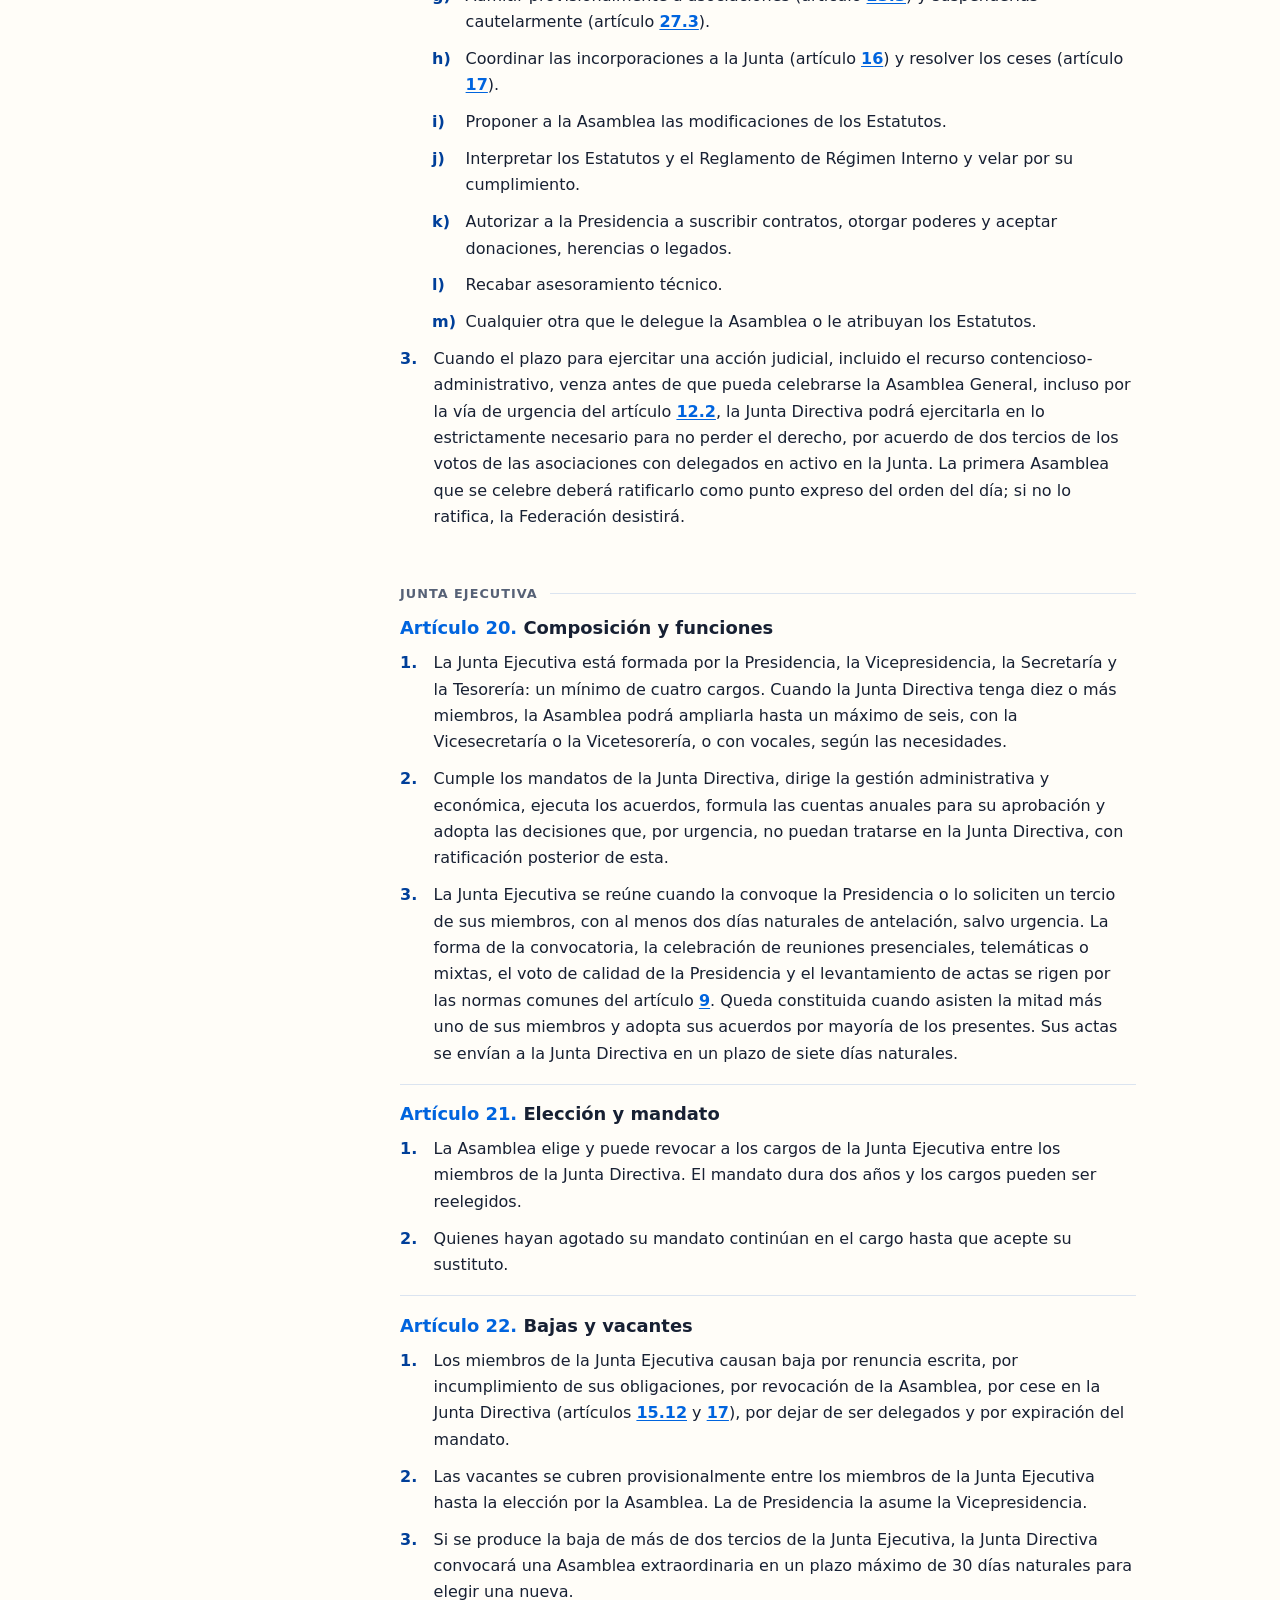
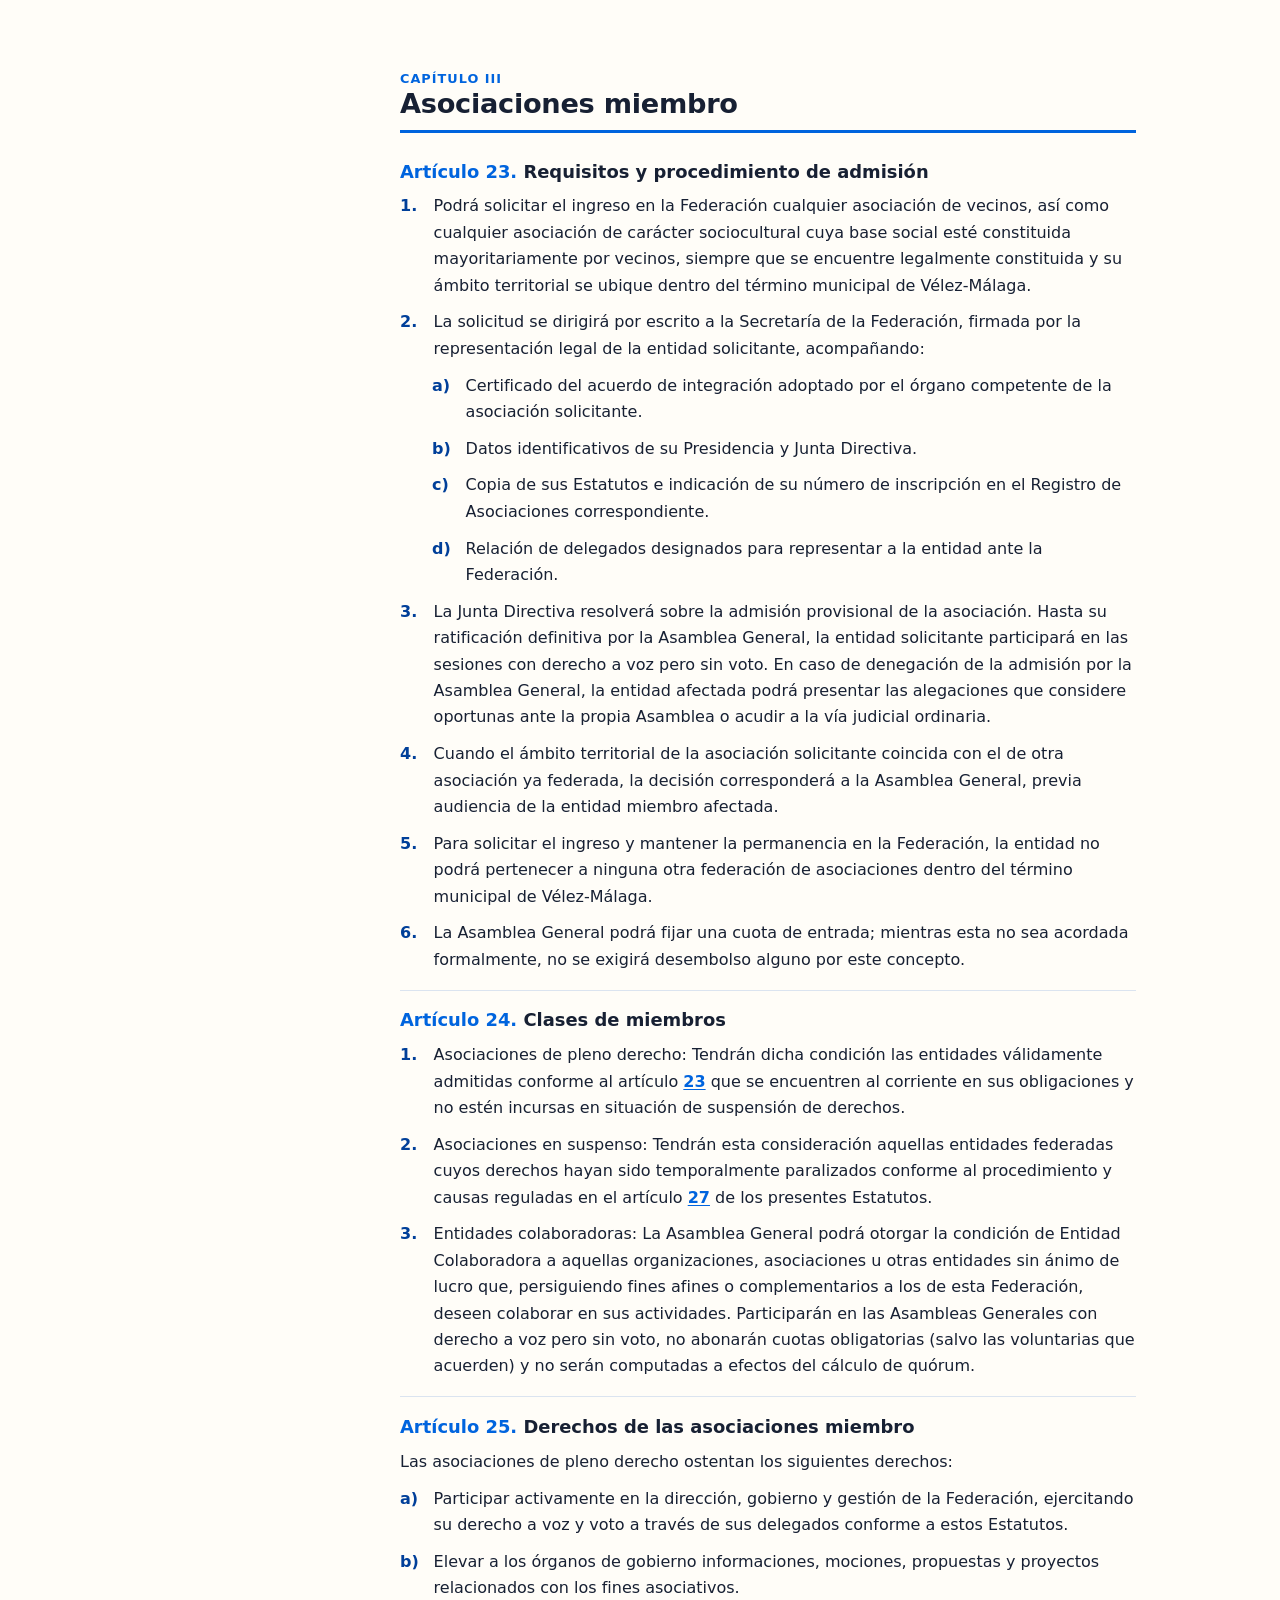
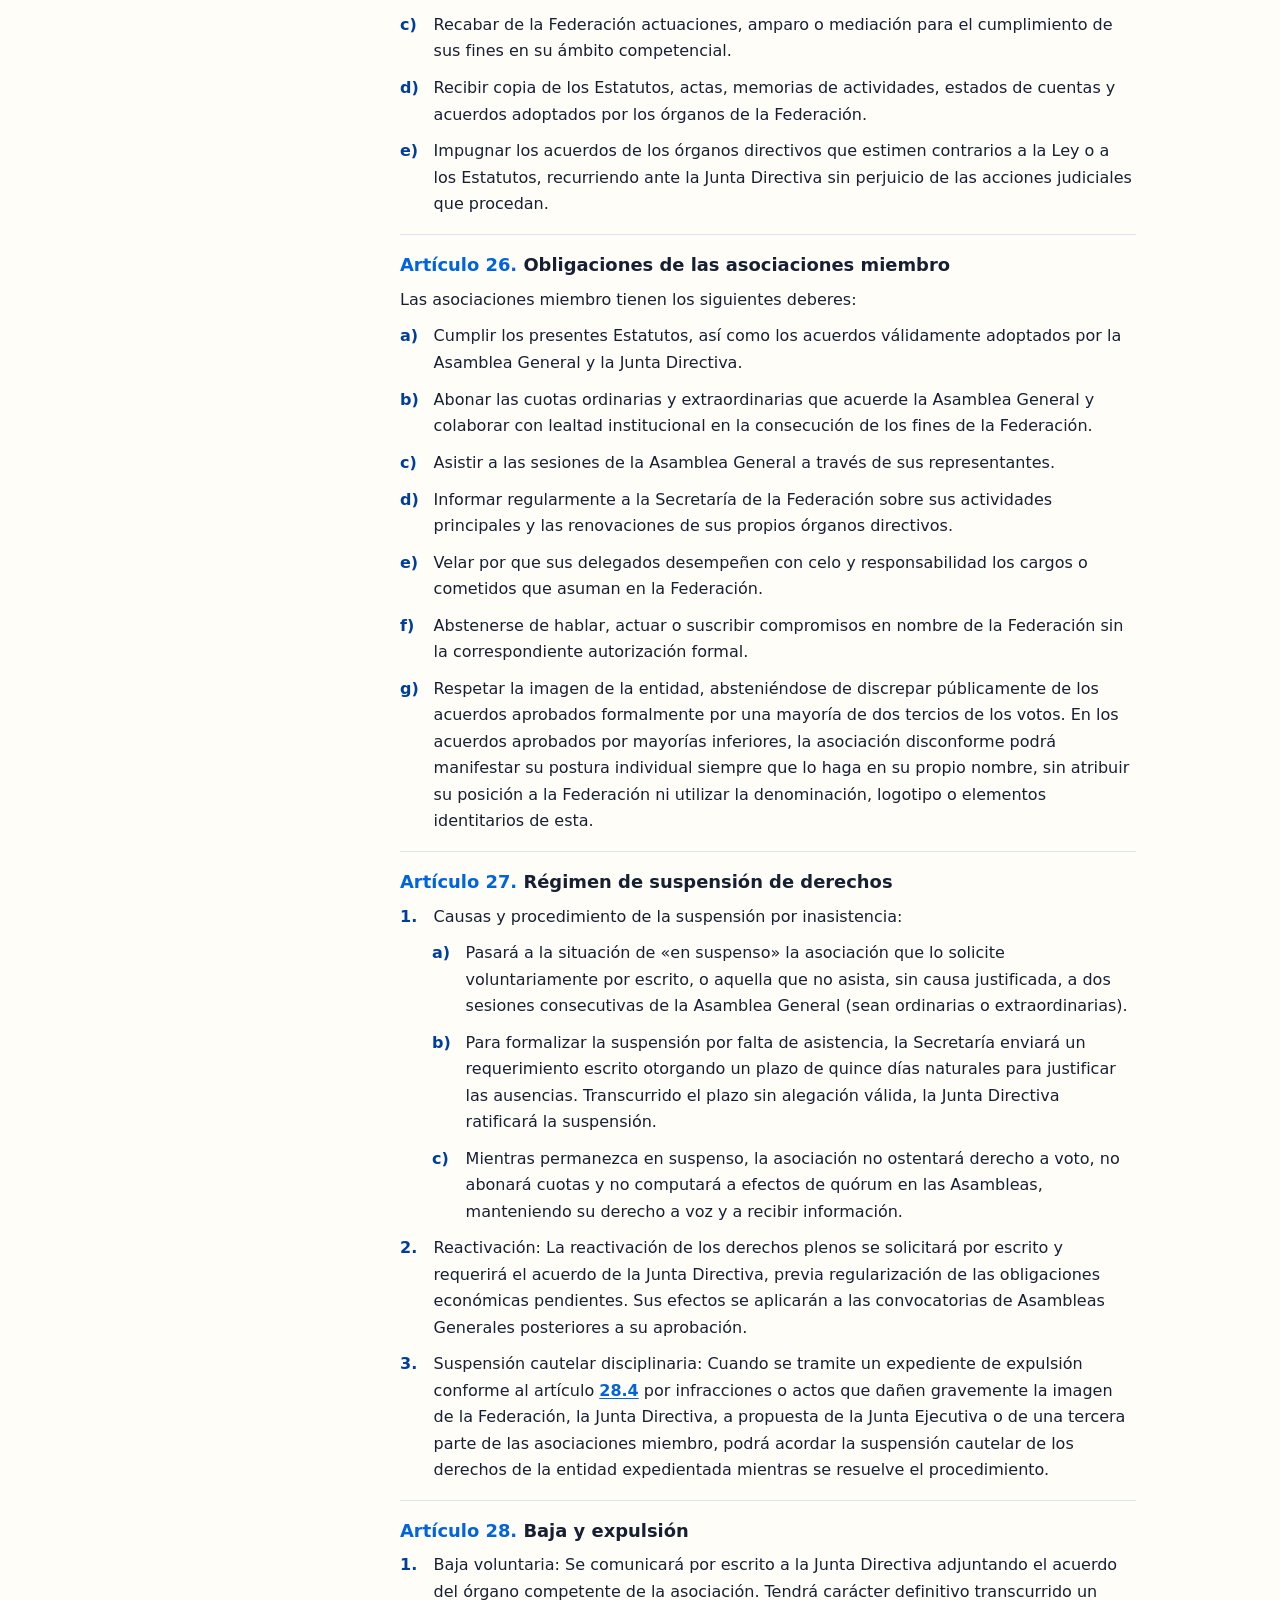
<file: estatutos/estatutos-accion-vecinal-velez-autocontenidos.html>
<!doctype html>
<html lang="es">
<head>
<meta charset="utf-8">
<meta name="viewport" content="width=device-width, initial-scale=1">
<title>Estatutos · Acción Vecinal Vélez</title>
<meta name="description" content="Propuesta de Estatutos de la Federación Acción Vecinal Vélez-Málaga. Versión candidata: léela y comenta tus dudas y sugerencias.">
<link rel="canonical" href="https://accionvecinalvelez.com/estatutos/">
<meta property="og:type" content="article">
<meta property="og:locale" content="es_ES">
<meta property="og:site_name" content="Acción Vecinal Vélez">
<meta property="og:title" content="Estatutos de la Federación Acción Vecinal Vélez-Málaga · Versión candidata">
<meta property="og:description" content="Léela y comenta tus dudas y sugerencias en nuestro grupo de WhatsApp «Acción Vecinal Vélez».">
<meta property="og:url" content="https://accionvecinalvelez.com/estatutos/">
<meta property="og:image" content="https://accionvecinalvelez.com/assets/img/og-estatutos.jpg">
<meta property="og:image:width" content="1200">
<meta property="og:image:height" content="630">
<meta property="og:image:alt" content="Estatutos, versión candidata. Federación Acción Vecinal Vélez-Málaga">
<meta name="twitter:card" content="summary_large_image">
<style>
:root {
	--ppal: #0064de;
	--ppal-dark: #003f99;
	--ppal-soft: #eaf3ff;
	--ink: #172033;
	--muted: #566176;
	--paper: #fffdf8;
	--white: #fff;
	--line: #dbe4f0;
	--accent: #ffcf33;
	--radius: 1rem;
	--header-h: 4rem;
	--nav-w: 20rem;
}
* { box-sizing: border-box; }
html { scroll-behavior: smooth; scroll-padding-top: calc(var(--header-h) + 1rem); }
@media (prefers-reduced-motion: reduce) { html { scroll-behavior: auto; } }
body {
	margin: 0;
	font-family: Inter, ui-sans-serif, system-ui, -apple-system, "Segoe UI", Roboto, sans-serif;
	color: var(--ink);
	background: var(--paper);
	line-height: 1.65;
	-webkit-text-size-adjust: 100%;
}
a { color: inherit; }
:focus-visible { outline: 3px solid var(--accent); outline-offset: 2px; border-radius: 4px; }
.skip-link { position: absolute; left: -9999px; top: .5rem; background: var(--white); padding: .6rem 1rem; z-index: 100; }
.skip-link:focus { left: .5rem; }

/* Cabecera */
.site-header {
	position: sticky; top: 0; z-index: 50;
	height: var(--header-h);
	background: rgba(255,253,248,.92);
	-webkit-backdrop-filter: blur(12px); backdrop-filter: blur(12px);
	border-bottom: 1px solid rgba(0,100,222,.12);
}
.site-header .wrap { height: 100%; display: flex; align-items: center; justify-content: space-between; gap: 1rem; }
.brand { display: inline-flex; align-items: center; gap: .6rem; text-decoration: none; font-weight: 800; letter-spacing: -.01em; }
.brand svg { width: 2.4rem; height: auto; flex: none; }
.brand-region { color: var(--ppal); }
.header-doc { font-size: .9rem; color: var(--muted); white-space: nowrap; overflow: hidden; text-overflow: ellipsis; }

.wrap { width: min(calc(100% - 2rem), 76rem); margin-inline: auto; }

/* Portada */
.hero { padding: 2.5rem 0 1.5rem; border-bottom: 1px solid var(--line); }
.badge {
	display: inline-block; font-size: .78rem; font-weight: 700; letter-spacing: .06em; text-transform: uppercase;
	background: var(--accent); color: var(--ink); padding: .25rem .65rem; border-radius: 999px;
}
.hero h1 { font-size: clamp(1.8rem, 1.2rem + 2.6vw, 2.8rem); line-height: 1.15; letter-spacing: -.02em; margin: .8rem 0 .6rem; max-width: 24ch; }
.hero .meta { margin: 0; color: var(--muted); max-width: 62ch; }
.hero .meta strong { color: var(--ink); }

/* Maquetación */
.layout { display: block; padding: 1.5rem 0 4rem; }
@media (min-width: 64rem) {
	.layout { display: grid; grid-template-columns: var(--nav-w) minmax(0, 1fr); gap: 3rem; align-items: start; }
}

/* Índice */
.indice { font-size: .92rem; }
.indice h2 { font-size: .8rem; letter-spacing: .08em; text-transform: uppercase; color: var(--muted); margin: 0 0 .6rem; }
.indice ol { list-style: none; margin: 0; padding: 0; }
.indice a { display: block; text-decoration: none; padding: .28rem .5rem; border-radius: .4rem; line-height: 1.35; }
.indice a:hover { background: var(--ppal-soft); }
.nav-cap { margin-top: .7rem; }
.nav-cap:first-child { margin-top: 0; }
.nav-cap > a { font-weight: 700; color: var(--ppal-dark); }
.nav-cap ol { margin-top: .1rem; }
.nav-cap ol a { color: var(--ink); padding-left: .9rem; }
.nav-cap ol li:not(.nav-sec) a { display: grid; grid-template-columns: 3.5rem minmax(0, 1fr); }
.nav-num { display: inline-block; min-width: 3.5rem; font-variant-numeric: tabular-nums; color: var(--muted); font-weight: 600; }
.nav-cap > a .nav-num { min-width: 0; color: var(--ppal); margin-right: .2rem; }
.nav-cap ol .nav-sec a { font-size: .74rem; font-weight: 700; text-transform: uppercase; letter-spacing: .07em; color: var(--muted); padding: .55rem .5rem .15rem .9rem; }
.nav-cap ol .nav-sec a:hover { color: var(--ppal-dark); }
.indice a[aria-current="true"] { background: var(--ppal-soft); color: var(--ppal-dark); font-weight: 700; box-shadow: inset 3px 0 0 var(--ppal); }
@media (max-width: 63.99rem) {
	.indice { background: var(--white); border: 1px solid var(--line); border-radius: var(--radius); padding: 1rem; margin-bottom: 2rem; }
}
@media (min-width: 64rem) {
	.indice {
		position: sticky; top: calc(var(--header-h) + 1.25rem);
		max-height: calc(100vh - var(--header-h) - 2.5rem); overflow-y: auto; overscroll-behavior: contain;
		padding-right: .5rem; scrollbar-width: thin;
	}
}

/* Texto */
.contenido { max-width: 46rem; }
.capitulo + .capitulo { margin-top: 3rem; }
.capitulo > h2 {
	font-size: clamp(1.35rem, 1.1rem + 1vw, 1.7rem); line-height: 1.25; letter-spacing: -.01em;
	margin: 0 0 1.25rem; padding-bottom: .6rem; border-bottom: 3px solid var(--ppal);
}
.cap-num { display: block; font-size: .8rem; letter-spacing: .08em; text-transform: uppercase; color: var(--ppal); }
.seccion {
	margin: 2.2rem 0 .4rem; font-size: .8rem; font-weight: 700; letter-spacing: .08em; text-transform: uppercase; color: var(--muted);
	display: flex; align-items: center; gap: .75rem;
}
.seccion::after { content: ""; flex: 1; height: 1px; background: var(--line); }
.art { padding: 1.1rem 0 .4rem; border-top: 1px solid var(--line); }
.seccion + .art, .capitulo > h2 + .art { border-top: 0; padding-top: .4rem; }
.art h3 { font-size: 1.12rem; line-height: 1.35; margin: 0 0 .6rem; }
.ancla { color: var(--ppal); text-decoration: none; white-space: nowrap; }
.ancla:hover { text-decoration: underline; }
.art p { margin: 0 0 .65rem; }
.ap { display: grid; grid-template-columns: 2rem minmax(0, 1fr); gap: .1rem; }
.ap.sub { margin-left: 2rem; }
.lab { font-weight: 700; color: var(--ppal-dark); font-variant-numeric: tabular-nums; }
a.ref { color: var(--ppal); font-weight: 600; text-decoration: underline; text-decoration-thickness: 1px; text-underline-offset: 2px; }
a.ref:hover { color: var(--ppal-dark); }
:target { animation: marca 1.6s ease-out; }
@keyframes marca { from { background: rgba(255,207,51,.55); } to { background: transparent; } }

/* Pie */
.site-footer { border-top: 1px solid var(--line); padding: 1.5rem 0 2.5rem; color: var(--muted); font-size: .9rem; }
.site-footer a { color: var(--ppal); }

/* Volver arriba */
.arriba {
	position: fixed; right: 1rem; bottom: 1rem; z-index: 60;
	width: 2.9rem; height: 2.9rem; border-radius: 50%; border: 0; cursor: pointer;
	background: var(--ppal); color: var(--white); box-shadow: 0 8px 24px rgba(17,45,84,.25);
	display: grid; place-items: center;
	opacity: 0; transform: translateY(.5rem); pointer-events: none; transition: opacity .2s, transform .2s;
}
.arriba.visible { opacity: 1; transform: none; pointer-events: auto; }
.arriba:hover { background: var(--ppal-dark); }
.arriba svg { width: 1.3rem; height: 1.3rem; }

@media (max-width: 30rem) {
	.header-doc { display: none; }
	.ap.sub { margin-left: 1rem; }
}
@media print {
	.site-header, .indice, .arriba, .skip-link { display: none !important; }
	.layout { display: block; padding: 0; }
	body { background: #fff; font-size: 11pt; }
	.contenido { max-width: none; }
	a.ref, .ancla { color: inherit; text-decoration: none; }
	.art { break-inside: avoid-page; }
	h2, h3 { break-after: avoid-page; }
}
</style>
</head>
<body>
<a class="skip-link" href="#contenido">Ir al texto</a>
<header class="site-header">
	<div class="wrap">
		<a class="brand" href="https://accionvecinalvelez.com/" aria-label="Acción Vecinal Vélez, inicio"><svg xmlns="http://www.w3.org/2000/svg" xml:space="preserve" width="40" height="35" aria-hidden="true" focusable="false" viewBox="0 0 89.46 78.85"><g transform="translate(-3.35 -205.12)"><rect width="4.08" height="44.57" x="-17.92" y="243.35" ry="3.71" style="fill:#666;stroke-width:.250001;stroke-linecap:round;stroke-linejoin:round;stroke-miterlimit:0;paint-order:stroke markers fill" transform="rotate(-7.74)scale(1 .99748)skewX(4.06)"/><rect width="50.7" height="34.36" x="-31.85" y="210.98" ry="3.01" style="fill:#333;stroke-width:.258166;stroke-linecap:round;stroke-linejoin:round;stroke-miterlimit:0;paint-order:stroke markers fill" transform="matrix(.98166 -.19063 .16198 .9868 0 0)"/><g style="fill:#4398ff;fill-opacity:1" transform="translate(1.81 105.4)"><rect width="4.37" height="25.66" x="16.58" y="109.61" ry=".58" style="fill:#4398ff;fill-opacity:1;stroke-width:.246858;stroke-linecap:round;stroke-linejoin:round;stroke-miterlimit:0;paint-order:stroke markers fill" transform="rotate(-2.25)skewX(-.04)"/><rect width="4.37" height="25.66" x="26" y="108.72" ry=".58" style="fill:#4398ff;fill-opacity:1;stroke-width:.246858;stroke-linecap:round;stroke-linejoin:round;stroke-miterlimit:0;paint-order:stroke markers fill" transform="rotate(-2.25)skewX(-.04)"/><rect width="4.37" height="25.12" x="116.95" y="-20.99" ry=".57" style="fill:#4398ff;fill-opacity:1;stroke-width:.24418;stroke-linecap:round;stroke-linejoin:round;stroke-miterlimit:0;paint-order:stroke markers fill" transform="rotate(80.55)scale(1 .99998)skewX(.37)"/><rect width="4.37" height="25.43" x="126.22" y="-20.3" ry=".58" style="fill:#4398ff;fill-opacity:1;stroke-width:.245725;stroke-linecap:round;stroke-linejoin:round;stroke-miterlimit:0;paint-order:stroke markers fill" transform="rotate(80.3)skewY(.13)"/></g></g><g style="display:inline;fill:#333"><path d="M83.43 244.35a9.27 10.87 0 0 1-10.48 9.05 9.27 10.87 0 0 1-7.85-12.19 9.27 10.87 0 0 1 10.28-9.37 9.27 10.87 0 0 1 8.12 11.94" style="fill:#333;stroke-width:.351994;stroke-linecap:round;stroke-linejoin:round;stroke-miterlimit:0;paint-order:stroke markers fill" transform="translate(-3.35 -205.12)"/><path d="M92.81 279.53c-1.13-6.82-1.59-13.34-4.21-20.49-9-9.16-19.37-7.45-25.42-1.62-2.76 2.67 7.33 1.07 8.85 5.88 1.85 5.82 4.04 16.41 4.04 16.41 5.6-.05 15.45 1.7 16.74-.18" style="fill:#333;stroke-width:.264583;stroke-linecap:round;stroke-linejoin:round;stroke-miterlimit:0;paint-order:stroke markers fill" transform="translate(-3.35 -205.12)"/><path d="M69.87 263.48c-12.51-8.1-21.76-3.5-33.4 5.43-2.7-9.84.6-8.62 4.3-9.94-3-6.69-4.52-1.95-8.83-1 0 0-.14 5.58.3 8.33.44 2.83 2.34 8.25 2.34 8.25l7.2-.22 5.35-.62.37 5.27s21.47 4.56 26.75.68a103 103 0 0 0-4.38-16.18" style="fill:#333;stroke-width:.264583;stroke-linecap:round;stroke-linejoin:round;stroke-miterlimit:0;paint-order:stroke markers fill" transform="translate(-3.35 -205.12)"/><path d="M65.2 252.2a8.3 9.52 0 0 1-9.4 7.92 8.3 9.52 0 0 1-7.02-10.67 8.3 9.52 0 0 1 9.2-8.21 8.3 9.52 0 0 1 7.28 10.45" style="fill:#333;stroke-width:.311771;stroke-linecap:round;stroke-linejoin:round;stroke-miterlimit:0;paint-order:stroke markers fill" transform="translate(-3.35 -205.12)"/><path d="M42.82 280.54c2.16-1.73 5.03-1.62-3.77-3.87-1.07-.28-2.15 4.54-7.96-5.66-2.46-4.32-13.68-1.98-19.13-.01-3.1 1.12-4.63 9.14-4.63 9.14" style="fill:#333;stroke-width:.264583;stroke-linecap:round;stroke-linejoin:round;stroke-miterlimit:0;paint-order:stroke markers fill" transform="translate(-3.35 -205.12)"/><path d="M27.96 261.84a7.6 9.37 0 0 1-8.6 7.8 7.6 9.37 0 0 1-6.43-10.5 7.6 9.37 0 0 1 8.43-8.08A7.6 9.37 0 0 1 28 261.35" style="fill:#333;stroke-width:.295762;stroke-linecap:round;stroke-linejoin:round;stroke-miterlimit:0;paint-order:stroke markers fill" transform="translate(-3.35 -205.12)"/></g></svg><span>Acción Vecinal<span class="brand-region"> Vélez</span></span></a>
		<span class="header-doc">Estatutos · versión candidata 3.0</span>
	</div>
</header>

<div class="hero">
	<div class="wrap">
		<span class="badge">Versión candidata</span>
		<h1>Estatutos de la Federación Acción Vecinal Vélez-Málaga</h1>
		<p class="meta"><strong>Versión 3.0 · última modificación: 16 de noviembre de 2026.</strong> Tras mucha ilusión y trabajo de Christian, Jesús D., Olga y Samuel, te invitamos a leer la propuesta de Estatutos y a comentar tus dudas y sugerencias en nuestro grupo de WhatsApp «Acción Vecinal Vélez». Es una versión candidata: todavía no es el texto definitivo.</p>
	</div>
</div>

<div class="wrap layout">
	<nav class="indice" aria-label="Índice de los Estatutos">
		<h2>Índice</h2>
		<ol>
<li class="nav-cap"><a href="#c1"><span class="nav-num">Cap. I</span> Denominación, fines, domicilio y ámbito</a>
<ol>
<li><a href="#a1"><span class="nav-num">Art. 1</span><span class="nav-tit">Denominación y régimen jurídico</span></a></li>
<li><a href="#a2"><span class="nav-num">Art. 2</span><span class="nav-tit">Personalidad y capacidad</span></a></li>
<li><a href="#a3"><span class="nav-num">Art. 3</span><span class="nav-tit">Definiciones</span></a></li>
<li><a href="#a4"><span class="nav-num">Art. 4</span><span class="nav-tit">Fines y principios</span></a></li>
<li><a href="#a5"><span class="nav-num">Art. 5</span><span class="nav-tit">Actividades</span></a></li>
<li><a href="#a6"><span class="nav-num">Art. 6</span><span class="nav-tit">Domicilio</span></a></li>
<li><a href="#a7"><span class="nav-num">Art. 7</span><span class="nav-tit">Ámbito territorial</span></a></li>
</ol>
</li>
<li class="nav-cap"><a href="#c2"><span class="nav-num">Cap. II</span> Órganos de gobierno</a>
<ol>
<li><a href="#a8"><span class="nav-num">Art. 8</span><span class="nav-tit">Órganos</span></a></li>
<li><a href="#a9"><span class="nav-num">Art. 9</span><span class="nav-tit">Normas comunes a los órganos colegiados</span></a></li>
<li class="nav-sec"><a href="#c2a">Asamblea General</a></li>
<li><a href="#a10"><span class="nav-num">Art. 10</span><span class="nav-tit">Composición y voto</span></a></li>
<li><a href="#a11"><span class="nav-num">Art. 11</span><span class="nav-tit">Reuniones</span></a></li>
<li><a href="#a12"><span class="nav-num">Art. 12</span><span class="nav-tit">Convocatoria y orden del día</span></a></li>
<li><a href="#a13"><span class="nav-num">Art. 13</span><span class="nav-tit">Constitución y acuerdos</span></a></li>
<li><a href="#a14"><span class="nav-num">Art. 14</span><span class="nav-tit">Competencias</span></a></li>
<li class="nav-sec"><a href="#c2b">Junta Directiva</a></li>
<li><a href="#a15"><span class="nav-num">Art. 15</span><span class="nav-tit">Composición e incompatibilidades</span></a></li>
<li><a href="#a16"><span class="nav-num">Art. 16</span><span class="nav-tit">Incorporación</span></a></li>
<li><a href="#a17"><span class="nav-num">Art. 17</span><span class="nav-tit">Cese por inactividad</span></a></li>
<li><a href="#a18"><span class="nav-num">Art. 18</span><span class="nav-tit">Reuniones y acuerdos</span></a></li>
<li><a href="#a19"><span class="nav-num">Art. 19</span><span class="nav-tit">Facultades</span></a></li>
<li class="nav-sec"><a href="#c2c">Junta Ejecutiva</a></li>
<li><a href="#a20"><span class="nav-num">Art. 20</span><span class="nav-tit">Composición y funciones</span></a></li>
<li><a href="#a21"><span class="nav-num">Art. 21</span><span class="nav-tit">Elección y mandato</span></a></li>
<li><a href="#a22"><span class="nav-num">Art. 22</span><span class="nav-tit">Bajas y vacantes</span></a></li>
</ol>
</li>
<li class="nav-cap"><a href="#c3"><span class="nav-num">Cap. III</span> Asociaciones miembro</a>
<ol>
<li><a href="#a23"><span class="nav-num">Art. 23</span><span class="nav-tit">Requisitos y procedimiento de admisión</span></a></li>
<li><a href="#a24"><span class="nav-num">Art. 24</span><span class="nav-tit">Clases de miembros</span></a></li>
<li><a href="#a25"><span class="nav-num">Art. 25</span><span class="nav-tit">Derechos de las asociaciones miembro</span></a></li>
<li><a href="#a26"><span class="nav-num">Art. 26</span><span class="nav-tit">Obligaciones de las asociaciones miembro</span></a></li>
<li><a href="#a27"><span class="nav-num">Art. 27</span><span class="nav-tit">Régimen de suspensión de derechos</span></a></li>
<li><a href="#a28"><span class="nav-num">Art. 28</span><span class="nav-tit">Baja y expulsión</span></a></li>
</ol>
</li>
<li class="nav-cap"><a href="#c4"><span class="nav-num">Cap. IV</span> Cargos</a>
<ol>
<li><a href="#a29"><span class="nav-num">Art. 29</span><span class="nav-tit">Presidencia</span></a></li>
<li><a href="#a30"><span class="nav-num">Art. 30</span><span class="nav-tit">Vicepresidencia</span></a></li>
<li><a href="#a31"><span class="nav-num">Art. 31</span><span class="nav-tit">Secretaría</span></a></li>
<li><a href="#a32"><span class="nav-num">Art. 32</span><span class="nav-tit">Tesorería</span></a></li>
<li><a href="#a33"><span class="nav-num">Art. 33</span><span class="nav-tit">Vocales y responsables de área</span></a></li>
<li><a href="#a34"><span class="nav-num">Art. 34</span><span class="nav-tit">Portavocía y comunicación</span></a></li>
</ol>
</li>
<li class="nav-cap"><a href="#c5"><span class="nav-num">Cap. V</span> Régimen económico</a>
<ol>
<li><a href="#a35"><span class="nav-num">Art. 35</span><span class="nav-tit">Patrimonio y recursos</span></a></li>
<li><a href="#a36"><span class="nav-num">Art. 36</span><span class="nav-tit">Ejercicio, contabilidad y libros</span></a></li>
<li><a href="#a37"><span class="nav-num">Art. 37</span><span class="nav-tit">Transparencia</span></a></li>
</ol>
</li>
<li class="nav-cap"><a href="#c6"><span class="nav-num">Cap. VI</span> Reglamento, reforma, duración y disolución</a>
<ol>
<li><a href="#a38"><span class="nav-num">Art. 38</span><span class="nav-tit">Reglamento de Régimen Interno</span></a></li>
<li><a href="#a39"><span class="nav-num">Art. 39</span><span class="nav-tit">Reforma de los Estatutos</span></a></li>
<li><a href="#a40"><span class="nav-num">Art. 40</span><span class="nav-tit">Duración</span></a></li>
<li><a href="#a41"><span class="nav-num">Art. 41</span><span class="nav-tit">Disolución</span></a></li>
<li><a href="#a42"><span class="nav-num">Art. 42</span><span class="nav-tit">Liquidación</span></a></li>
</ol>
</li>
<li class="nav-cap"><a href="#dt"><span class="nav-num">Disp. trans.</span> Constitución de la Federación</a>
</li>
		</ol>
	</nav>
	<main id="contenido" class="contenido" tabindex="-1">
<section class="capitulo" aria-labelledby="c1">
<h2 id="c1"><span class="cap-num">Capítulo I</span> Denominación, fines, domicilio y ámbito</h2>
<article class="art">
<h3 id="a1"><a class="ancla" href="#a1" aria-label="Enlace al artículo 1">Artículo 1.</a> Denominación y régimen jurídico</h3>
<p>Con la denominación de Federación Acción Vecinal Vélez-Málaga se constituye esta entidad sin ánimo de lucro, al amparo del artículo 22 de la Constitución Española, de la Ley Orgánica 1/2002, de 22 de marzo, reguladora del Derecho de Asociación, y de la Ley 4/2006, de 23 de junio, de Asociaciones de Andalucía. En adelante, la Federación. Se regirá por la Ley Orgánica 1/2002, la Ley 4/2006 y demás normativa aplicable, por estos Estatutos, por su Reglamento de Régimen Interno y por los acuerdos válidos de sus órganos.</p>
</article>
<article class="art">
<h3 id="a2"><a class="ancla" href="#a2" aria-label="Enlace al artículo 2">Artículo 2.</a> Personalidad y capacidad</h3>
<p>La Federación tiene personalidad jurídica propia, independiente de la de sus asociaciones miembro, y plena capacidad de obrar. Puede adquirir, poseer, administrar y disponer de bienes, celebrar contratos y ejercitar acciones administrativas y judiciales en los términos de estos Estatutos. Los beneficios de sus actividades se destinan exclusivamente al cumplimiento de sus fines.</p>
</article>
<article class="art">
<h3 id="a3"><a class="ancla" href="#a3" aria-label="Enlace al artículo 3">Artículo 3.</a> Definiciones</h3>
<p>A efectos de estos Estatutos:</p>
<p class="ap"><span class="lab">a)</span><span class="txt">Asociación miembro es la asociación legalmente constituida que ha sido admitida conforme al artículo <a class="ref" href="#a23">23</a>.</span></p>
<p class="ap"><span class="lab">b)</span><span class="txt">Delegado es la persona física designada por una asociación miembro para representarla en los órganos de la Federación.</span></p>
</article>
<article class="art">
<h3 id="a4"><a class="ancla" href="#a4" aria-label="Enlace al artículo 4">Artículo 4.</a> Fines y principios</h3>
<p class="ap"><span class="lab">1.</span><span class="txt">Son fines de la Federación:</span></p>
<p class="ap sub"><span class="lab">a)</span><span class="txt">Reclamar servicios e infraestructuras públicos dignos en todo el término municipal, ante la administración competente en cada caso, sea local, autonómica, estatal o europea.</span></p>
<p class="ap sub"><span class="lab">b)</span><span class="txt">Velar por la calidad, el precio y las tarifas de los servicios públicos y de los suministros básicos.</span></p>
<p class="ap sub"><span class="lab">c)</span><span class="txt">Defender un municipio equilibrado, en el que todos los vecinos y vecinas reciban una atención, unos servicios y unas inversiones adecuados, con independencia del tamaño, la ubicación o la densidad de población del núcleo en que residan.</span></p>
<p class="ap sub"><span class="lab">d)</span><span class="txt">Promover la participación ciudadana efectiva y el funcionamiento real de sus órganos, en particular el Consejo Social, el Consejo Escolar Municipal, los presupuestos participativos y las Juntas de Distrito, entre otros.</span></p>
<p class="ap sub"><span class="lab">e)</span><span class="txt">Promover un urbanismo sostenible que cuide la ciudad construida y el patrimonio histórico, cultural y natural, entre otros, la costa, la vega y los suelos agrícolas.</span></p>
<p class="ap sub"><span class="lab">f)</span><span class="txt">Exigir a las administraciones competentes una seguridad ciudadana y vial adecuada.</span></p>
<p class="ap sub"><span class="lab">g)</span><span class="txt">Impulsar una movilidad útil y segura, con transporte público suficiente e itinerarios peatonales y ciclistas seguros.</span></p>
<p class="ap sub"><span class="lab">h)</span><span class="txt">Promover la accesibilidad universal, entre otros en calles, espacios, edificios, transportes y servicios públicos, y exigir el cumplimiento de la normativa de accesibilidad.</span></p>
<p class="ap sub"><span class="lab">i)</span><span class="txt">Exigir una administración municipal ágil, cercana y comprensible, que responda en plazos razonables.</span></p>
<p class="ap sub"><span class="lab">j)</span><span class="txt">Promover la transparencia y la rendición de cuentas de las administraciones públicas, y hacer seguimiento del cumplimiento de los compromisos adquiridos con los vecinos.</span></p>
<p class="ap sub"><span class="lab">k)</span><span class="txt">Coordinar a las asociaciones miembro, representar sus intereses comunes y ejercer como interlocutora ante las administraciones públicas, respetando la autonomía de cada una.</span></p>
<p class="ap sub"><span class="lab">l)</span><span class="txt">Proteger el medio ambiente, natural y urbano, y promover la sostenibilidad y la adaptación al cambio climático en el municipio, entre otros en su litoral y sus cauces.</span></p>
<p class="ap sub"><span class="lab">m)</span><span class="txt">Apoyar las actividades culturales, educativas, deportivas y de ocio que contribuyan a la vida vecinal.</span></p>
<p class="ap sub"><span class="lab">n)</span><span class="txt">Fomentar la igualdad real y efectiva entre mujeres y hombres, integrando la perspectiva de género en todas las iniciativas, actividades y ámbitos de actuación de la Federación.</span></p>
<p class="ap sub"><span class="lab">o)</span><span class="txt">Defender el bienestar de los animales de compañía como miembros de las familias vecinales, promoviendo una convivencia cívica y exigiendo para ellos servicios de recogida éticos y de calidad, así como la creación y adecuación de infraestructuras y espacios públicos comunes (tales como parques, playas y zonas de esparcimiento).</span></p>
<p class="ap"><span class="lab">2.</span><span class="txt">La Federación actúa con independencia política en todas sus actividades. Respeta la autonomía, el ámbito territorial y las prioridades de cada asociación miembro, siempre que no sean contrarias a los Estatutos o a los acuerdos válidos de sus órganos. En los asuntos que afecten a un solo núcleo decide la asociación local, y la Federación la respalda. Cuando un asunto afecte a varias asociaciones miembro, la Federación procurará el acuerdo entre ellas.</span></p>
</article>
<article class="art">
<h3 id="a5"><a class="ancla" href="#a5" aria-label="Enlace al artículo 5">Artículo 5.</a> Actividades</h3>
<p>Para cumplir sus fines, la Federación podrá realizar, entre otras y sin carácter limitativo:</p>
<p class="ap"><span class="lab">a)</span><span class="txt">Recoger, ordenar por áreas temáticas y consensuar las necesidades planteadas por las asociaciones miembro y los vecinos, también mediante encuestas.</span></p>
<p class="ap"><span class="lab">b)</span><span class="txt">Presentar escritos, peticiones, propuestas, alegaciones, quejas y solicitudes ante cualquier administración pública, sea local, autonómica, estatal o europea, y ante el Defensor del Pueblo Andaluz y el Defensor del Pueblo.</span></p>
<p class="ap"><span class="lab">c)</span><span class="txt">Mantener reuniones con los responsables municipales y de otras administraciones, y solicitar respuestas y compromisos concretos.</span></p>
<p class="ap"><span class="lab">d)</span><span class="txt">Hacer seguimiento de los compromisos, avances y asuntos pendientes, y dar a conocer su estado a la ciudadanía.</span></p>
<p class="ap"><span class="lab">e)</span><span class="txt">Informar a la ciudadanía y elaborar guías y materiales de apoyo.</span></p>
<p class="ap"><span class="lab">f)</span><span class="txt">Informar, orientar y canalizar las consultas y reclamaciones de los vecinos en materia de servicios y suministros ante la Oficina Municipal de Información al Consumidor (OMIC) y demás organismos competentes, colaborando con las entidades de protección al consumidor.</span></p>
<p class="ap"><span class="lab">g)</span><span class="txt">Organizar movilizaciones y actos públicos.</span></p>
<p class="ap"><span class="lab">h)</span><span class="txt">Participar en los órganos de participación ciudadana municipales, autonómicos y estatales, incluidos los de sanidad y educación.</span></p>
<p class="ap"><span class="lab">i)</span><span class="txt">Inscribirse en el Registro Municipal de Entidades Ciudadanas y en los demás registros públicos que faciliten su participación.</span></p>
<p class="ap"><span class="lab">j)</span><span class="txt">Compartir información y experiencias entre asociaciones y colaborar con otras entidades afines.</span></p>
<p class="ap"><span class="lab">k)</span><span class="txt">Organizar actividades de formación cívica y cultural, o colaborar en ellas, y apoyar las actividades culturales, deportivas y de ocio de las asociaciones miembro.</span></p>
<p class="ap"><span class="lab">l)</span><span class="txt">Ejercer acciones administrativas y judiciales ante cualquier administración o jurisdicción, en defensa de los intereses colectivos de los vecinos, con el acuerdo y la mayoría que establecen los artículos <a class="ref" href="#a13">13.3</a> y <a class="ref" href="#a19">19.3</a>.</span></p>
</article>
<article class="art">
<h3 id="a6"><a class="ancla" href="#a6" aria-label="Enlace al artículo 6">Artículo 6.</a> Domicilio</h3>
<p class="ap"><span class="lab">1.</span><span class="txt">La Federación tiene su domicilio social en Calle los Girasoles, 13, 29790 Benajarafe, dentro del término municipal de Vélez-Málaga.</span></p>
<p class="ap"><span class="lab">2.</span><span class="txt">La Junta Directiva podrá acordar el traslado del domicilio social a otro lugar dentro del mismo término municipal, bastando con dar cuenta a la Asamblea General en la primera sesión que se celebre y tramitar la correspondiente comunicación a los registros públicos acordes a la normativa vigente.</span></p>
</article>
<article class="art">
<h3 id="a7"><a class="ancla" href="#a7" aria-label="Enlace al artículo 7">Artículo 7.</a> Ámbito territorial</h3>
<p>El ámbito de actuación es el término municipal de Vélez-Málaga. Dentro de ese ámbito, la Federación podrá dirigirse y actuar ante cualquier administración pública, sea local, autonómica, estatal o europea, en los asuntos que afecten al municipio o a sus vecinos. También podrá actuar ante situaciones originadas fuera del término municipal que tengan efectos claros y directos en él. La Federación podrá coordinarse, federarse o confederarse con entidades de fines afines en el ámbito autonómico, estatal o europeo, conforme al artículo <a class="ref" href="#a13">13.3</a>.</p>
</article>
</section>
<section class="capitulo" aria-labelledby="c2">
<h2 id="c2"><span class="cap-num">Capítulo II</span> Órganos de gobierno</h2>
<article class="art">
<h3 id="a8"><a class="ancla" href="#a8" aria-label="Enlace al artículo 8">Artículo 8.</a> Órganos</h3>
<p>La Federación se gobierna por la Asamblea General, la Junta Directiva y la Junta Ejecutiva.</p>
</article>
<article class="art">
<h3 id="a9"><a class="ancla" href="#a9" aria-label="Enlace al artículo 9">Artículo 9.</a> Normas comunes a los órganos colegiados</h3>
<p class="ap"><span class="lab">1.</span><span class="txt">La convocatoria se hace por escrito, incluidos los medios electrónicos, e indica lugar o enlace, fecha, hora, orden del día y documentación. Cuando estos Estatutos prevén segunda convocatoria, esta se celebra media hora después de la primera, aunque la convocatoria no lo indique.</span></p>
<p class="ap"><span class="lab">2.</span><span class="txt">Las reuniones pueden ser presenciales, telemáticas o mixtas. Los acuerdos adoptados por medios telemáticos tienen la misma validez, con el mismo quórum y procedimiento. La asistencia por medios telemáticos computa a efectos de quórum y de voto. Las convocatorias de la Asamblea General y de la Junta Directiva incluirán siempre un medio telemático que permita identificar a los asistentes y emitir el voto. Las incidencias técnicas ajenas a la Federación no afectan a la validez de la reunión.</span></p>
<p class="ap"><span class="lab">3.</span><span class="txt">La Presidencia tiene voto de calidad para resolver empates.</span></p>
<p class="ap"><span class="lab">4.</span><span class="txt">La Secretaría levanta acta de cada reunión, que se aprueba al inicio de la sesión siguiente.</span></p>
<p class="ap"><span class="lab">5.</span><span class="txt">El ejercicio de cualquier cargo o función en los órganos de la Federación es gratuito. Quienes los desempeñen tendrán derecho al reembolso de los gastos debidamente justificados que efectúen en el ejercicio de sus funciones, siempre que hayan sido autorizados previamente por la Junta Directiva o respondan a los criterios y cuantías aprobados por esta.</span></p>
<p class="ap"><span class="lab">6.</span><span class="txt">Si faltan la Presidencia y la Vicepresidencia, preside la reunión quien elijan los asistentes, salvo que estos Estatutos dispongan otra cosa. Si falta la Secretaría, levanta acta quien designe quien presida.</span></p>
</article>
<p class="seccion" id="c2a">Asamblea General</p>
<article class="art">
<h3 id="a10"><a class="ancla" href="#a10" aria-label="Enlace al artículo 10">Artículo 10.</a> Composición y voto</h3>
<p class="ap"><span class="lab">1.</span><span class="txt">La Asamblea General es el órgano supremo de la Federación. La integran todas las asociaciones miembro en pleno derecho, representadas por sus delegados.</span></p>
<p class="ap"><span class="lab">2.</span><span class="txt">Cada asociación acredita por escrito, firmado por su presidencia o secretaría, hasta tres delegados, e indica cuál de ellos emite el voto de la asociación y el orden en que los demás lo sustituyen. La acreditación es válida hasta que la asociación la modifique, lo que puede hacer en cualquier momento, también para una Asamblea concreta. Todos los delegados acreditados tienen voz; cada asociación tiene un voto.</span></p>
<p class="ap"><span class="lab">3.</span><span class="txt">Pueden asistir a la Asamblea, como oyentes, los socios de las asociaciones miembro. La Presidencia puede conceder la palabra a los oyentes.</span></p>
<p class="ap"><span class="lab">4.</span><span class="txt">Una asociación puede estar representada por otra asociación miembro mediante escrito, con un máximo de una representación por asociación.</span></p>
<p class="ap"><span class="lab">5.</span><span class="txt">Las asociaciones en suspenso (artículo <a class="ref" href="#a24">24.2</a>) asisten con voz y sin voto, y no cuentan para el quórum.</span></p>
</article>
<article class="art">
<h3 id="a11"><a class="ancla" href="#a11" aria-label="Enlace al artículo 11">Artículo 11.</a> Reuniones</h3>
<p class="ap"><span class="lab">1.</span><span class="txt">La Asamblea se reúne en sesión ordinaria una vez al año, dentro del primer trimestre, para aprobar la memoria, las cuentas, el presupuesto y el programa de trabajo.</span></p>
<p class="ap"><span class="lab">2.</span><span class="txt">Se reúne en sesión extraordinaria cuando lo decida la Presidencia, lo acuerde la Junta Directiva o lo soliciten por escrito el 25 % de las asociaciones miembro con derecho a voto.</span></p>
</article>
<article class="art">
<h3 id="a12"><a class="ancla" href="#a12" aria-label="Enlace al artículo 12">Artículo 12.</a> Convocatoria y orden del día</h3>
<p class="ap"><span class="lab">1.</span><span class="txt">La convocatoria se comunica a todas las asociaciones miembro, en la forma prevista en el artículo <a class="ref" href="#a9">9.1</a>, con al menos quince días naturales de antelación.</span></p>
<p class="ap"><span class="lab">2.</span><span class="txt">En caso de urgencia justificada, que se motivará en la propia convocatoria, la Asamblea extraordinaria puede convocarse con cinco días naturales de antelación. Esta vía no se aplica a la modificación de los Estatutos ni a la disolución.</span></p>
<p class="ap"><span class="lab">3.</span><span class="txt">Cuando la Asamblea extraordinaria la soliciten las asociaciones miembro conforme al artículo <a class="ref" href="#a11">11.2</a>, la Presidencia la convoca en un plazo máximo de quince días naturales desde la solicitud e incluye en el orden del día los asuntos propuestos por las solicitantes. Transcurrido dicho plazo sin que la convocatoria haya sido efectuada por la Presidencia, los promotores de la solicitud quedarán automáticamente habilitados para realizar la convocatoria por sí mismos, firmándola en sustitución de la Presidencia, debiendo expresar en la misma esta circunstancia. Dicha Asamblea será plenamente válida a todos los efectos.</span></p>
<p class="ap"><span class="lab">4.</span><span class="txt">Solo pueden adoptarse acuerdos sobre asuntos incluidos en el orden del día. Los acuerdos adoptados se comunican a todas las asociaciones miembro en un plazo de diez días naturales.</span></p>
<p class="ap"><span class="lab">5.</span><span class="txt">Cualquier asociación miembro puede pedir por escrito la inclusión de asuntos en el orden del día de la Asamblea ordinaria hasta diez días naturales antes de su celebración, siempre que el asunto sea competencia de la Asamblea y se acompañe de una propuesta de acuerdo. La Junta Directiva los incluirá en un orden del día complementario, que comunicará a todas las asociaciones al menos cinco días naturales antes de la Asamblea. Los asuntos que no cumplan estos requisitos se tratarán en la Junta Directiva o en el turno de ruegos y preguntas.</span></p>
</article>
<article class="art">
<h3 id="a13"><a class="ancla" href="#a13" aria-label="Enlace al artículo 13">Artículo 13.</a> Constitución y acuerdos</h3>
<p class="ap"><span class="lab">1.</span><span class="txt">La Asamblea queda válidamente constituida en primera convocatoria cuando concurren, presentes o representadas, un tercio de las asociaciones con derecho a voto, y en segunda convocatoria cualquiera que sea su número.</span></p>
<p class="ap"><span class="lab">2.</span><span class="txt">Salvo lo previsto en el apartado siguiente, los acuerdos se adoptan por mayoría simple de los votos presentes o representados: cuando los afirmativos superan a los negativos, sin computar votos en blanco ni abstenciones.</span></p>
<p class="ap"><span class="lab">3.</span><span class="txt">Se requiere mayoría de dos tercios de los votos presentes o representados, y en cualquier convocatoria la presencia o representación de al menos un tercio de las asociaciones con derecho a voto, para:</span></p>
<p class="ap sub"><span class="lab">a)</span><span class="txt">Modificar los Estatutos.</span></p>
<p class="ap sub"><span class="lab">b)</span><span class="txt">Disolver la Federación (artículo <a class="ref" href="#a41">41</a>).</span></p>
<p class="ap sub"><span class="lab">c)</span><span class="txt">Ejercer acciones judiciales, salvo lo previsto en el artículo <a class="ref" href="#a19">19.3</a>.</span></p>
<p class="ap sub"><span class="lab">d)</span><span class="txt">Constituir una federación o confederación o integrarse en ella.</span></p>
<p class="ap sub"><span class="lab">e)</span><span class="txt">Solicitar la declaración de utilidad pública.</span></p>
<p class="ap sub"><span class="lab">f)</span><span class="txt">Expulsar a una asociación miembro.</span></p>
<p class="ap sub"><span class="lab">g)</span><span class="txt">Disponer de bienes inmuebles o enajenarlos.</span></p>
<p class="ap"><span class="lab">4.</span><span class="txt">La elección de los cargos de la Junta Ejecutiva se adopta por mayoría simple.</span></p>
</article>
<article class="art">
<h3 id="a14"><a class="ancla" href="#a14" aria-label="Enlace al artículo 14">Artículo 14.</a> Competencias</h3>
<p class="ap"><span class="lab">1.</span><span class="txt">Corresponde a la Asamblea en sesión ordinaria:</span></p>
<p class="ap sub"><span class="lab">a)</span><span class="txt">Aprobar la memoria de gestión de la Junta Directiva.</span></p>
<p class="ap sub"><span class="lab">b)</span><span class="txt">Aprobar el balance y las cuentas del ejercicio anterior.</span></p>
<p class="ap sub"><span class="lab">c)</span><span class="txt">Aprobar el presupuesto y el programa de trabajo del ejercicio siguiente.</span></p>
<p class="ap"><span class="lab">2.</span><span class="txt">Corresponde a la Asamblea en sesión extraordinaria modificar los Estatutos y disolver la Federación.</span></p>
<p class="ap"><span class="lab">3.</span><span class="txt">Corresponde a la Asamblea, en sesión ordinaria o extraordinaria, siempre que el asunto figure expresamente en el orden del día:</span></p>
<p class="ap sub"><span class="lab">a)</span><span class="txt">Fijar las cuotas ordinarias y extraordinarias.</span></p>
<p class="ap sub"><span class="lab">b)</span><span class="txt">Adoptar las resoluciones que afecten a los intereses comunes de la Federación.</span></p>
<p class="ap sub"><span class="lab">c)</span><span class="txt">Ratificar la admisión de asociaciones (artículo <a class="ref" href="#a23">23.3</a>).</span></p>
<p class="ap sub"><span class="lab">d)</span><span class="txt">Aprobar el Reglamento de Régimen Interno y sus modificaciones.</span></p>
<p class="ap sub"><span class="lab">e)</span><span class="txt">Elegir y revocar los cargos de la Junta Ejecutiva.</span></p>
<p class="ap sub"><span class="lab">f)</span><span class="txt">Expulsar a asociaciones miembro.</span></p>
<p class="ap sub"><span class="lab">g)</span><span class="txt">Acordar la constitución de federaciones o confederaciones, o la integración en ellas.</span></p>
<p class="ap sub"><span class="lab">h)</span><span class="txt">Confirmar o revocar a los representantes permanentes que la Junta Directiva designe en órganos públicos u otras entidades.</span></p>
<p class="ap sub"><span class="lab">i)</span><span class="txt">Acordar el ejercicio de acciones judiciales.</span></p>
<p class="ap sub"><span class="lab">j)</span><span class="txt">Solicitar la declaración de utilidad pública.</span></p>
<p class="ap sub"><span class="lab">k)</span><span class="txt">Disponer de bienes inmuebles o enajenarlos.</span></p>
</article>
<p class="seccion" id="c2b">Junta Directiva</p>
<article class="art">
<h3 id="a15"><a class="ancla" href="#a15" aria-label="Enlace al artículo 15">Artículo 15.</a> Composición e incompatibilidades</h3>
<p class="ap"><span class="lab">1.</span><span class="txt">La Junta Directiva es el órgano de representación de la Federación, a los efectos del artículo 11.4 de la Ley Orgánica 1/2002, y la dirige conforme a los acuerdos de la Asamblea General. La forman los delegados que cada asociación miembro designe para ella, siempre que ocupen un cargo de la Junta Ejecutiva, sean vocales o participen activamente en un área de trabajo.</span></p>
<p class="ap"><span class="lab">2.</span><span class="txt">Ninguna asociación está obligada a tener delegados en la Junta Directiva. Todas conservan voz y voto en la Asamblea General.</span></p>
<p class="ap"><span class="lab">3.</span><span class="txt">Cada asociación miembro podrá designar como máximo dos delegados en la Junta Directiva cuando el número total de miembros de esta sea superior a diez. Cuando el número de miembros de la Junta Directiva sea igual o inferior a diez, el límite será de tres delegados. En todo caso, cada asociación indicará por escrito, firmado por su Presidencia o Secretaría, cuál de sus delegados ejerce el voto y quién lo sustituye en su ausencia. Cada asociación representada tendrá un solo voto. El quórum se contará por asociaciones representadas, no por personas.</span></p>
<p class="ap"><span class="lab">4.</span><span class="txt">No pueden formar parte de la Junta Directiva quienes ocupen cargos en los órganos de otra federación de asociaciones del municipio de Vélez-Málaga.</span></p>
<p class="ap"><span class="lab">5.</span><span class="txt">Los miembros de la Junta Directiva son designados por su asociación conforme al artículo <a class="ref" href="#a16">16</a> y lo son por un periodo de un año, renovable, mientras la asociación los mantenga y no incurran en causa de cese. Antes de cada Asamblea ordinaria, cada asociación confirmará o sustituirá por escrito a sus delegados en la Junta, y la Asamblea tomará razón de la composición resultante, que constará en el acta a efectos de su inscripción en el Registro de Asociaciones.</span></p>
<p class="ap"><span class="lab">6.</span><span class="txt">Los miembros de la Junta Directiva deberán actuar con plena independencia respecto de las Administraciones Públicas y de las formaciones políticas, velando en todo momento por los intereses de la Federación y de las asociaciones federadas.</span></p>
<p class="ap"><span class="lab">7.</span><span class="txt">Será incompatible la pertenencia a la Junta Directiva de la Federación con la condición de cargo público electo o de designación política en el Ayuntamiento de Vélez-Málaga, la Diputación Provincial de Málaga, la Junta de Andalucía o cualquier otra Administración Pública con competencias que afecten directamente al término municipal de Vélez-Málaga.</span></p>
<p class="ap"><span class="lab">8.</span><span class="txt">No se considerará incompatible la condición de miembro de la Junta Directiva con la de representante de las asociaciones de vecinos o de esta Federación en el Consejo Social de la Ciudad de Vélez-Málaga u otros órganos de participación ciudadana de carácter consultivo, siempre que dicha representación se ejerza en defensa de los intereses vecinales.</span></p>
<p class="ap"><span class="lab">9.</span><span class="txt">Quien sea proclamado candidato en unas elecciones quedará suspendido automáticamente como miembro de la Junta Directiva y, en su caso, en su cargo en la Junta Ejecutiva hasta la celebración de las mismas. Si resulta elegido para un cargo incompatible conforme al apartado 7, cesará en la Junta Directiva y, en su caso, en la Junta Ejecutiva; si no resulta elegido, la suspensión se levantará de forma inmediata.</span></p>
<p class="ap"><span class="lab">10.</span><span class="txt">Lo previsto en los apartados 7 y 9, y el deber de independencia del apartado 6 respecto de la formación de que se trate, no se aplica a quienes sean candidatos, cargos electos o cargos de designación política de un partido político o agrupación de electores que la Asamblea General haya reconocido, por acuerdo expreso, como surgido de esta Federación.</span></p>
<p class="ap"><span class="lab">11.</span><span class="txt">En el caso de ostentar cualquier otro cargo público (electo o de designación) no incluido en el apartado 7, el interesado deberá suscribir, con carácter previo a su toma de posesión o a su incorporación a la Junta Directiva, una declaración responsable de compromiso de neutralidad e independencia. Dicha declaración incluirá la obligación de abstenerse de forma inmediata y automática en cualquier deliberación, votación, acuerdo o actuación en la que exista o pueda existir un conflicto de intereses directo o indirecto con su función pública.</span></p>
<p class="ap"><span class="lab">12.</span><span class="txt">El incumplimiento de las obligaciones establecidas en los apartados 4 y 6 a 11 será causa de cese en la Junta Directiva y, en consecuencia, en cualquier cargo de la Junta Ejecutiva. El cese será acordado por la Junta Directiva, previa audiencia a la persona interesada, y producirá efectos desde la fecha del acuerdo. Contra dicho acuerdo podrá interponerse recurso ante la Asamblea General en el plazo de quince días naturales, que resolverá en la siguiente sesión que se celebre. El recurso no suspenderá la ejecución del cese, salvo que la Asamblea acuerde lo contrario.</span></p>
</article>
<article class="art">
<h3 id="a16"><a class="ancla" href="#a16" aria-label="Enlace al artículo 16">Artículo 16.</a> Incorporación</h3>
<p class="ap"><span class="lab">1.</span><span class="txt">La asociación miembro que quiera participar en la Junta Directiva lo comunicará por escrito en cualquier momento, designando a su delegado y el área o responsabilidad que asumirá. La incorporación es efectiva en la siguiente reunión de la Junta, que coordina el reparto de áreas.</span></p>
<p class="ap"><span class="lab">2.</span><span class="txt">El Reglamento de Régimen Interno desarrolla el funcionamiento de la Junta y el reparto de áreas.</span></p>
<p class="ap"><span class="lab">3.</span><span class="txt">Una asociación recién admitida puede designar desde ese momento delegados en la Junta, conforme al apartado 1.</span></p>
<p class="ap"><span class="lab">4.</span><span class="txt">Los cargos de la Junta Ejecutiva se eligen conforme al artículo <a class="ref" href="#a21">21</a>. Esta vía es para vocales y responsables de área.</span></p>
</article>
<article class="art">
<h3 id="a17"><a class="ancla" href="#a17" aria-label="Enlace al artículo 17">Artículo 17.</a> Cese por inactividad</h3>
<p class="ap"><span class="lab">1.</span><span class="txt">Cesa en la Junta Directiva quien a) falte a tres reuniones consecutivas o a más de un tercio de las celebradas en doce meses, sin justificación ni aviso previo, o b) no rinda cuentas de su área en el plazo de un trimestre.</span></p>
<p class="ap"><span class="lab">2.</span><span class="txt">Procedimiento: requerimiento escrito, siete días naturales para alegar y resolución motivada de la Junta, con recurso ante la Asamblea.</span></p>
<p class="ap"><span class="lab">3.</span><span class="txt">El cese afecta solo a la Junta, no a la asociación, que puede designar a otro delegado. Quien cesa puede volver a solicitar su ingreso una vez transcurridos doce meses desde su cese.</span></p>
<p class="ap"><span class="lab">4.</span><span class="txt">Son miembros en activo quienes forman parte de la Junta y no han cesado ni están suspendidos.</span></p>
</article>
<article class="art">
<h3 id="a18"><a class="ancla" href="#a18" aria-label="Enlace al artículo 18">Artículo 18.</a> Reuniones y acuerdos</h3>
<p class="ap"><span class="lab">1.</span><span class="txt">La Junta Directiva se reúne al menos una vez al trimestre y cuando la convoque la Presidencia o lo soliciten el 40 % de las asociaciones con delegados en activo, con siete días naturales de antelación por escrito, salvo urgencia.</span></p>
<p class="ap"><span class="lab">2.</span><span class="txt">Queda constituida en primera convocatoria cuando están representadas la mitad más una de las asociaciones con delegados en activo en la Junta, y en segunda convocatoria, cuando lo esté al menos un tercio, y nunca menos de dos. Los acuerdos se adoptan por mayoría de los votos emitidos, contados conforme al artículo <a class="ref" href="#a15">15.3</a>.</span></p>
<p class="ap"><span class="lab">3.</span><span class="txt">La preside quien ostente la Presidencia y, en su ausencia, la Vicepresidencia o la Secretaría, por este orden; a falta de todas, el miembro de más edad. La Secretaría levanta acta.</span></p>
<p class="ap"><span class="lab">4.</span><span class="txt">El acta de cada reunión se envía digitalmente a todas las asociaciones miembro en un plazo de siete días naturales.</span></p>
</article>
<article class="art">
<h3 id="a19"><a class="ancla" href="#a19" aria-label="Enlace al artículo 19">Artículo 19.</a> Facultades</h3>
<p class="ap"><span class="lab">1.</span><span class="txt">La Junta Directiva tiene facultades para todos los actos propios de los fines de la Federación que no requieran, según estos Estatutos, autorización expresa de la Asamblea.</span></p>
<p class="ap"><span class="lab">2.</span><span class="txt">En particular, le corresponde:</span></p>
<p class="ap sub"><span class="lab">a)</span><span class="txt">Representar y dirigir a la Federación con sujeción a los acuerdos de la Asamblea.</span></p>
<p class="ap sub"><span class="lab">b)</span><span class="txt">Convocar la Asamblea y fijar su orden del día y fecha.</span></p>
<p class="ap sub"><span class="lab">c)</span><span class="txt">Gestionar y ejecutar los acuerdos de la Asamblea.</span></p>
<p class="ap sub"><span class="lab">d)</span><span class="txt">Redactar la memoria, el balance y el presupuesto anual.</span></p>
<p class="ap sub"><span class="lab">e)</span><span class="txt">Ordenar el régimen económico y administrativo y administrar el patrimonio y los fondos.</span></p>
<p class="ap sub"><span class="lab">f)</span><span class="txt">Crear comisiones y designar a los responsables de las áreas de trabajo.</span></p>
<p class="ap sub"><span class="lab">g)</span><span class="txt">Admitir provisionalmente a asociaciones (artículo <a class="ref" href="#a23">23.3</a>) y suspenderlas cautelarmente (artículo <a class="ref" href="#a27">27.3</a>).</span></p>
<p class="ap sub"><span class="lab">h)</span><span class="txt">Coordinar las incorporaciones a la Junta (artículo <a class="ref" href="#a16">16</a>) y resolver los ceses (artículo <a class="ref" href="#a17">17</a>).</span></p>
<p class="ap sub"><span class="lab">i)</span><span class="txt">Proponer a la Asamblea las modificaciones de los Estatutos.</span></p>
<p class="ap sub"><span class="lab">j)</span><span class="txt">Interpretar los Estatutos y el Reglamento de Régimen Interno y velar por su cumplimiento.</span></p>
<p class="ap sub"><span class="lab">k)</span><span class="txt">Autorizar a la Presidencia a suscribir contratos, otorgar poderes y aceptar donaciones, herencias o legados.</span></p>
<p class="ap sub"><span class="lab">l)</span><span class="txt">Recabar asesoramiento técnico.</span></p>
<p class="ap sub"><span class="lab">m)</span><span class="txt">Cualquier otra que le delegue la Asamblea o le atribuyan los Estatutos.</span></p>
<p class="ap"><span class="lab">3.</span><span class="txt">Cuando el plazo para ejercitar una acción judicial, incluido el recurso contencioso-administrativo, venza antes de que pueda celebrarse la Asamblea General, incluso por la vía de urgencia del artículo <a class="ref" href="#a12">12.2</a>, la Junta Directiva podrá ejercitarla en lo estrictamente necesario para no perder el derecho, por acuerdo de dos tercios de los votos de las asociaciones con delegados en activo en la Junta. La primera Asamblea que se celebre deberá ratificarlo como punto expreso del orden del día; si no lo ratifica, la Federación desistirá.</span></p>
</article>
<p class="seccion" id="c2c">Junta Ejecutiva</p>
<article class="art">
<h3 id="a20"><a class="ancla" href="#a20" aria-label="Enlace al artículo 20">Artículo 20.</a> Composición y funciones</h3>
<p class="ap"><span class="lab">1.</span><span class="txt">La Junta Ejecutiva está formada por la Presidencia, la Vicepresidencia, la Secretaría y la Tesorería: un mínimo de cuatro cargos. Cuando la Junta Directiva tenga diez o más miembros, la Asamblea podrá ampliarla hasta un máximo de seis, con la Vicesecretaría o la Vicetesorería, o con vocales, según las necesidades.</span></p>
<p class="ap"><span class="lab">2.</span><span class="txt">Cumple los mandatos de la Junta Directiva, dirige la gestión administrativa y económica, ejecuta los acuerdos, formula las cuentas anuales para su aprobación y adopta las decisiones que, por urgencia, no puedan tratarse en la Junta Directiva, con ratificación posterior de esta.</span></p>
<p class="ap"><span class="lab">3.</span><span class="txt">La Junta Ejecutiva se reúne cuando la convoque la Presidencia o lo soliciten un tercio de sus miembros, con al menos dos días naturales de antelación, salvo urgencia. La forma de la convocatoria, la celebración de reuniones presenciales, telemáticas o mixtas, el voto de calidad de la Presidencia y el levantamiento de actas se rigen por las normas comunes del artículo <a class="ref" href="#a9">9</a>. Queda constituida cuando asisten la mitad más uno de sus miembros y adopta sus acuerdos por mayoría de los presentes. Sus actas se envían a la Junta Directiva en un plazo de siete días naturales.</span></p>
</article>
<article class="art">
<h3 id="a21"><a class="ancla" href="#a21" aria-label="Enlace al artículo 21">Artículo 21.</a> Elección y mandato</h3>
<p class="ap"><span class="lab">1.</span><span class="txt">La Asamblea elige y puede revocar a los cargos de la Junta Ejecutiva entre los miembros de la Junta Directiva. El mandato dura dos años y los cargos pueden ser reelegidos.</span></p>
<p class="ap"><span class="lab">2.</span><span class="txt">Quienes hayan agotado su mandato continúan en el cargo hasta que acepte su sustituto.</span></p>
</article>
<article class="art">
<h3 id="a22"><a class="ancla" href="#a22" aria-label="Enlace al artículo 22">Artículo 22.</a> Bajas y vacantes</h3>
<p class="ap"><span class="lab">1.</span><span class="txt">Los miembros de la Junta Ejecutiva causan baja por renuncia escrita, por incumplimiento de sus obligaciones, por revocación de la Asamblea, por cese en la Junta Directiva (artículos <a class="ref" href="#a15">15.12</a> y <a class="ref" href="#a17">17</a>), por dejar de ser delegados y por expiración del mandato.</span></p>
<p class="ap"><span class="lab">2.</span><span class="txt">Las vacantes se cubren provisionalmente entre los miembros de la Junta Ejecutiva hasta la elección por la Asamblea. La de Presidencia la asume la Vicepresidencia.</span></p>
<p class="ap"><span class="lab">3.</span><span class="txt">Si se produce la baja de más de dos tercios de la Junta Ejecutiva, la Junta Directiva convocará una Asamblea extraordinaria en un plazo máximo de 30 días naturales para elegir una nueva.</span></p>
</article>
</section>
<section class="capitulo" aria-labelledby="c3">
<h2 id="c3"><span class="cap-num">Capítulo III</span> Asociaciones miembro</h2>
<article class="art">
<h3 id="a23"><a class="ancla" href="#a23" aria-label="Enlace al artículo 23">Artículo 23.</a> Requisitos y procedimiento de admisión</h3>
<p class="ap"><span class="lab">1.</span><span class="txt">Podrá solicitar el ingreso en la Federación cualquier asociación de vecinos, así como cualquier asociación de carácter sociocultural cuya base social esté constituida mayoritariamente por vecinos, siempre que se encuentre legalmente constituida y su ámbito territorial se ubique dentro del término municipal de Vélez-Málaga.</span></p>
<p class="ap"><span class="lab">2.</span><span class="txt">La solicitud se dirigirá por escrito a la Secretaría de la Federación, firmada por la representación legal de la entidad solicitante, acompañando:</span></p>
<p class="ap sub"><span class="lab">a)</span><span class="txt">Certificado del acuerdo de integración adoptado por el órgano competente de la asociación solicitante.</span></p>
<p class="ap sub"><span class="lab">b)</span><span class="txt">Datos identificativos de su Presidencia y Junta Directiva.</span></p>
<p class="ap sub"><span class="lab">c)</span><span class="txt">Copia de sus Estatutos e indicación de su número de inscripción en el Registro de Asociaciones correspondiente.</span></p>
<p class="ap sub"><span class="lab">d)</span><span class="txt">Relación de delegados designados para representar a la entidad ante la Federación.</span></p>
<p class="ap"><span class="lab">3.</span><span class="txt">La Junta Directiva resolverá sobre la admisión provisional de la asociación. Hasta su ratificación definitiva por la Asamblea General, la entidad solicitante participará en las sesiones con derecho a voz pero sin voto. En caso de denegación de la admisión por la Asamblea General, la entidad afectada podrá presentar las alegaciones que considere oportunas ante la propia Asamblea o acudir a la vía judicial ordinaria.</span></p>
<p class="ap"><span class="lab">4.</span><span class="txt">Cuando el ámbito territorial de la asociación solicitante coincida con el de otra asociación ya federada, la decisión corresponderá a la Asamblea General, previa audiencia de la entidad miembro afectada.</span></p>
<p class="ap"><span class="lab">5.</span><span class="txt">Para solicitar el ingreso y mantener la permanencia en la Federación, la entidad no podrá pertenecer a ninguna otra federación de asociaciones dentro del término municipal de Vélez-Málaga.</span></p>
<p class="ap"><span class="lab">6.</span><span class="txt">La Asamblea General podrá fijar una cuota de entrada; mientras esta no sea acordada formalmente, no se exigirá desembolso alguno por este concepto.</span></p>
</article>
<article class="art">
<h3 id="a24"><a class="ancla" href="#a24" aria-label="Enlace al artículo 24">Artículo 24.</a> Clases de miembros</h3>
<p class="ap"><span class="lab">1.</span><span class="txt">Asociaciones de pleno derecho: Tendrán dicha condición las entidades válidamente admitidas conforme al artículo <a class="ref" href="#a23">23</a> que se encuentren al corriente en sus obligaciones y no estén incursas en situación de suspensión de derechos.</span></p>
<p class="ap"><span class="lab">2.</span><span class="txt">Asociaciones en suspenso: Tendrán esta consideración aquellas entidades federadas cuyos derechos hayan sido temporalmente paralizados conforme al procedimiento y causas reguladas en el artículo <a class="ref" href="#a27">27</a> de los presentes Estatutos.</span></p>
<p class="ap"><span class="lab">3.</span><span class="txt">Entidades colaboradoras: La Asamblea General podrá otorgar la condición de Entidad Colaboradora a aquellas organizaciones, asociaciones u otras entidades sin ánimo de lucro que, persiguiendo fines afines o complementarios a los de esta Federación, deseen colaborar en sus actividades. Participarán en las Asambleas Generales con derecho a voz pero sin voto, no abonarán cuotas obligatorias (salvo las voluntarias que acuerden) y no serán computadas a efectos del cálculo de quórum.</span></p>
</article>
<article class="art">
<h3 id="a25"><a class="ancla" href="#a25" aria-label="Enlace al artículo 25">Artículo 25.</a> Derechos de las asociaciones miembro</h3>
<p>Las asociaciones de pleno derecho ostentan los siguientes derechos:</p>
<p class="ap"><span class="lab">a)</span><span class="txt">Participar activamente en la dirección, gobierno y gestión de la Federación, ejercitando su derecho a voz y voto a través de sus delegados conforme a estos Estatutos.</span></p>
<p class="ap"><span class="lab">b)</span><span class="txt">Elevar a los órganos de gobierno informaciones, mociones, propuestas y proyectos relacionados con los fines asociativos.</span></p>
<p class="ap"><span class="lab">c)</span><span class="txt">Recabar de la Federación actuaciones, amparo o mediación para el cumplimiento de sus fines en su ámbito competencial.</span></p>
<p class="ap"><span class="lab">d)</span><span class="txt">Recibir copia de los Estatutos, actas, memorias de actividades, estados de cuentas y acuerdos adoptados por los órganos de la Federación.</span></p>
<p class="ap"><span class="lab">e)</span><span class="txt">Impugnar los acuerdos de los órganos directivos que estimen contrarios a la Ley o a los Estatutos, recurriendo ante la Junta Directiva sin perjuicio de las acciones judiciales que procedan.</span></p>
</article>
<article class="art">
<h3 id="a26"><a class="ancla" href="#a26" aria-label="Enlace al artículo 26">Artículo 26.</a> Obligaciones de las asociaciones miembro</h3>
<p>Las asociaciones miembro tienen los siguientes deberes:</p>
<p class="ap"><span class="lab">a)</span><span class="txt">Cumplir los presentes Estatutos, así como los acuerdos válidamente adoptados por la Asamblea General y la Junta Directiva.</span></p>
<p class="ap"><span class="lab">b)</span><span class="txt">Abonar las cuotas ordinarias y extraordinarias que acuerde la Asamblea General y colaborar con lealtad institucional en la consecución de los fines de la Federación.</span></p>
<p class="ap"><span class="lab">c)</span><span class="txt">Asistir a las sesiones de la Asamblea General a través de sus representantes.</span></p>
<p class="ap"><span class="lab">d)</span><span class="txt">Informar regularmente a la Secretaría de la Federación sobre sus actividades principales y las renovaciones de sus propios órganos directivos.</span></p>
<p class="ap"><span class="lab">e)</span><span class="txt">Velar por que sus delegados desempeñen con celo y responsabilidad los cargos o cometidos que asuman en la Federación.</span></p>
<p class="ap"><span class="lab">f)</span><span class="txt">Abstenerse de hablar, actuar o suscribir compromisos en nombre de la Federación sin la correspondiente autorización formal.</span></p>
<p class="ap"><span class="lab">g)</span><span class="txt">Respetar la imagen de la entidad, absteniéndose de discrepar públicamente de los acuerdos aprobados formalmente por una mayoría de dos tercios de los votos. En los acuerdos aprobados por mayorías inferiores, la asociación disconforme podrá manifestar su postura individual siempre que lo haga en su propio nombre, sin atribuir su posición a la Federación ni utilizar la denominación, logotipo o elementos identitarios de esta.</span></p>
</article>
<article class="art">
<h3 id="a27"><a class="ancla" href="#a27" aria-label="Enlace al artículo 27">Artículo 27.</a> Régimen de suspensión de derechos</h3>
<p class="ap"><span class="lab">1.</span><span class="txt">Causas y procedimiento de la suspensión por inasistencia:</span></p>
<p class="ap sub"><span class="lab">a)</span><span class="txt">Pasará a la situación de «en suspenso» la asociación que lo solicite voluntariamente por escrito, o aquella que no asista, sin causa justificada, a dos sesiones consecutivas de la Asamblea General (sean ordinarias o extraordinarias).</span></p>
<p class="ap sub"><span class="lab">b)</span><span class="txt">Para formalizar la suspensión por falta de asistencia, la Secretaría enviará un requerimiento escrito otorgando un plazo de quince días naturales para justificar las ausencias. Transcurrido el plazo sin alegación válida, la Junta Directiva ratificará la suspensión.</span></p>
<p class="ap sub"><span class="lab">c)</span><span class="txt">Mientras permanezca en suspenso, la asociación no ostentará derecho a voto, no abonará cuotas y no computará a efectos de quórum en las Asambleas, manteniendo su derecho a voz y a recibir información.</span></p>
<p class="ap"><span class="lab">2.</span><span class="txt">Reactivación: La reactivación de los derechos plenos se solicitará por escrito y requerirá el acuerdo de la Junta Directiva, previa regularización de las obligaciones económicas pendientes. Sus efectos se aplicarán a las convocatorias de Asambleas Generales posteriores a su aprobación.</span></p>
<p class="ap"><span class="lab">3.</span><span class="txt">Suspensión cautelar disciplinaria: Cuando se tramite un expediente de expulsión conforme al artículo <a class="ref" href="#a28">28.4</a> por infracciones o actos que dañen gravemente la imagen de la Federación, la Junta Directiva, a propuesta de la Junta Ejecutiva o de una tercera parte de las asociaciones miembro, podrá acordar la suspensión cautelar de los derechos de la entidad expedientada mientras se resuelve el procedimiento.</span></p>
</article>
<article class="art">
<h3 id="a28"><a class="ancla" href="#a28" aria-label="Enlace al artículo 28">Artículo 28.</a> Baja y expulsión</h3>
<p class="ap"><span class="lab">1.</span><span class="txt">Baja voluntaria: Se comunicará por escrito a la Junta Directiva adjuntando el acuerdo del órgano competente de la asociación. Tendrá carácter definitivo transcurrido un mes desde su recepción formal.</span></p>
<p class="ap"><span class="lab">2.</span><span class="txt">Baja por impago: Causará baja la asociación que adeude las cuotas correspondientes a una anualidad completa, previo requerimiento de pago por escrito concediendo quince días naturales de plazo y posterior acuerdo de la Junta Directiva.</span></p>
<p class="ap"><span class="lab">3.</span><span class="txt">Baja por inactividad prolongada: Si la situación de suspenso por falta de asistencia se mantuviese por un periodo superior a doce meses, la Junta Directiva podrá tramitar su baja definitiva, previa audiencia concedida a la entidad por plazo de quince días naturales y posterior aprobación de la Asamblea General.</span></p>
<p class="ap"><span class="lab">4.</span><span class="txt">Expulsión disciplinaria: Procederá por la comisión de actos de extrema gravedad que dañen la integridad o el prestigio de la Federación, o por el incumplimiento reiterado de los Estatutos y acuerdos asociativos. La expulsión será acordada por la Asamblea General por mayoría de dos tercios de los votos, garantizando en todo caso un trámite de audiencia previa con un plazo de quince días naturales para presentar alegaciones. El acuerdo de la Asamblea podrá fijar las condiciones o plazos para una eventual readmisión futura.</span></p>
<p class="ap"><span class="lab">5.</span><span class="txt">Efectos de la baja: La pérdida de la condición de miembro supone el cese automático de sus delegados en los órganos de la Federación y la pérdida de todo derecho sobre el patrimonio social, obligando a la entidad saliente a abonar las cuotas ya devengadas y a cesar en el uso del logotipo, denominación o distintivos de la Federación.</span></p>
<p class="ap"><span class="lab">6.</span><span class="txt">Protección judicial: Contra las resoluciones definitivas de baja por impago, inactividad o expulsión cabe interponer la correspondiente acción de impugnación ante la jurisdicción civil ordinaria.</span></p>
</article>
</section>
<section class="capitulo" aria-labelledby="c4">
<h2 id="c4"><span class="cap-num">Capítulo IV</span> Cargos</h2>
<article class="art">
<h3 id="a29"><a class="ancla" href="#a29" aria-label="Enlace al artículo 29">Artículo 29.</a> Presidencia</h3>
<p>La Presidencia de la Junta Directiva lo es también de la Federación y la representa legalmente ante todos los organismos. Le corresponde:</p>
<p class="ap"><span class="lab">a)</span><span class="txt">Presidir las reuniones de la Asamblea, la Junta Directiva y la Junta Ejecutiva.</span></p>
<p class="ap"><span class="lab">b)</span><span class="txt">Convocar la Asamblea y la Junta Directiva conforme a estos Estatutos.</span></p>
<p class="ap"><span class="lab">c)</span><span class="txt">Velar por la ejecución de los acuerdos y firmar los documentos que emanen de la Federación una vez aprobados por el órgano competente.</span></p>
<p class="ap"><span class="lab">d)</span><span class="txt">Ordenar los pagos.</span></p>
<p class="ap"><span class="lab">e)</span><span class="txt">Suscribir contratos, otorgar poderes y aceptar donaciones, herencias o legados, con autorización previa de la Junta Directiva.</span></p>
<p class="ap"><span class="lab">f)</span><span class="txt">Ejercer acciones judiciales solo con el acuerdo exigido por los artículos <a class="ref" href="#a13">13.3</a> y <a class="ref" href="#a19">19.3</a>.</span></p>
<p class="ap"><span class="lab">g)</span><span class="txt">Adoptar las medidas urgentes necesarias para el buen gobierno de la Federación, informando a la Junta Directiva en su primera sesión para su ratificación o rectificación.</span></p>
</article>
<article class="art">
<h3 id="a30"><a class="ancla" href="#a30" aria-label="Enlace al artículo 30">Artículo 30.</a> Vicepresidencia</h3>
<p>Sustituye a la Presidencia en caso de ausencia, enfermedad o cualquier otra causa, con sus mismas atribuciones. Lo mismo ocurre con la Vicesecretaría y la Vicetesorería, si existen.</p>
</article>
<article class="art">
<h3 id="a31"><a class="ancla" href="#a31" aria-label="Enlace al artículo 31">Artículo 31.</a> Secretaría</h3>
<p>Le corresponde:</p>
<p class="ap"><span class="lab">a)</span><span class="txt">Dirigir los trabajos administrativos de la Federación y custodiar su documentación, analógica y digital.</span></p>
<p class="ap"><span class="lab">b)</span><span class="txt">Llevar los libros legalmente establecidos, entre ellos el libro de actas y el registro de asociaciones miembro.</span></p>
<p class="ap"><span class="lab">c)</span><span class="txt">Expedir certificaciones de los acuerdos con el visto bueno de la Presidencia.</span></p>
<p class="ap"><span class="lab">d)</span><span class="txt">Remitir las convocatorias y las actas.</span></p>
<p class="ap"><span class="lab">e)</span><span class="txt">Cursar las comunicaciones al Registro sobre cambios de cargos y demás acuerdos inscribibles, y presentar las cuentas anuales.</span></p>
</article>
<article class="art">
<h3 id="a32"><a class="ancla" href="#a32" aria-label="Enlace al artículo 32">Artículo 32.</a> Tesorería</h3>
<p>Le corresponde:</p>
<p class="ap"><span class="lab">a)</span><span class="txt">Administrar y custodiar los fondos de la Federación, e invertirlos conforme a lo que indiquen la Junta Directiva o la Asamblea.</span></p>
<p class="ap"><span class="lab">b)</span><span class="txt">Ejecutar los pagos ordenados por la Presidencia.</span></p>
<p class="ap"><span class="lab">c)</span><span class="txt">Elaborar el balance y el proyecto de presupuesto anual, llevar la contabilidad y custodiar las justificaciones de gastos e ingresos y los libros contables.</span></p>
</article>
<article class="art">
<h3 id="a33"><a class="ancla" href="#a33" aria-label="Enlace al artículo 33">Artículo 33.</a> Vocales y responsables de área</h3>
<p class="ap"><span class="lab">1.</span><span class="txt">Participan en las actividades de la Junta Directiva y en las comisiones que esta designe.</span></p>
<p class="ap"><span class="lab">2.</span><span class="txt">Quien asuma un área de trabajo la coordina, propone su plan y rinde cuentas a la Junta Directiva al menos una vez al trimestre. No hacerlo es causa de cese conforme al artículo <a class="ref" href="#a17">17.1</a> b).</span></p>
</article>
<article class="art">
<h3 id="a34"><a class="ancla" href="#a34" aria-label="Enlace al artículo 34">Artículo 34.</a> Portavocía y comunicación</h3>
<p class="ap"><span class="lab">1.</span><span class="txt">La portavocía ante los medios de comunicación y las Administraciones Públicas corresponde a la Presidencia. La Junta Directiva podrá designar, con carácter general o para asuntos concretos, a uno o varios portavoces, que actuarán bajo la coordinación de la Presidencia.</span></p>
<p class="ap"><span class="lab">2.</span><span class="txt">Nadie puede hablar en nombre de la Federación sin ser portavoz o contar con autorización de la Junta Ejecutiva.</span></p>
<p class="ap"><span class="lab">3.</span><span class="txt">La gestión de la web y de las redes sociales corresponde a la persona que designe la Junta Directiva.</span></p>
<p class="ap"><span class="lab">4.</span><span class="txt">El Reglamento de Régimen Interno regulará el protocolo para los posicionamientos públicos.</span></p>
</article>
</section>
<section class="capitulo" aria-labelledby="c5">
<h2 id="c5"><span class="cap-num">Capítulo V</span> Régimen económico</h2>
<article class="art">
<h3 id="a35"><a class="ancla" href="#a35" aria-label="Enlace al artículo 35">Artículo 35.</a> Patrimonio y recursos</h3>
<p class="ap"><span class="lab">1.</span><span class="txt">La Federación tiene patrimonio propio, independiente del de sus asociaciones miembro. Su patrimonio inicial es de 0 euros.</span></p>
<p class="ap"><span class="lab">2.</span><span class="txt">Sus recursos son:</span></p>
<p class="ap sub"><span class="lab">a)</span><span class="txt">Las cuotas que acuerde la Asamblea.</span></p>
<p class="ap sub"><span class="lab">b)</span><span class="txt">Subvenciones y ayudas de las administraciones públicas.</span></p>
<p class="ap sub"><span class="lab">c)</span><span class="txt">Las donaciones y legados de particulares y entidades privadas.</span></p>
<p class="ap sub"><span class="lab">d)</span><span class="txt">Los intereses y rendimientos de su patrimonio.</span></p>
<p class="ap sub"><span class="lab">e)</span><span class="txt">Los ingresos derivados de sus actividades.</span></p>
<p class="ap"><span class="lab">3.</span><span class="txt">Los beneficios de las actividades económicas se destinan exclusivamente a los fines de la Federación.</span></p>
<p class="ap"><span class="lab">4.</span><span class="txt">Las aportaciones de empresas y demás entidades privadas, dinerarias o en especie, no otorgan derecho alguno en los órganos de la Federación ni condicionan sus decisiones. Su aceptación corresponde a la Junta Directiva, y a la Asamblea cuando superen la cuantía que esta fije. Todas constarán, con el nombre del aportante y su importe o valor, en la memoria anual.</span></p>
<p class="ap"><span class="lab">5.</span><span class="txt">La Federación no aceptará aportaciones de quien tenga un interés contrario al suyo en un asunto en el que intervenga. La Junta Directiva revisará las colaboraciones vigentes una vez al año, y en cualquier momento en que aprecie un posible conflicto de intereses; si lo confirma, dejará de aceptarlas. En estas decisiones no votarán los delegados vinculados al aportante.</span></p>
</article>
<article class="art">
<h3 id="a36"><a class="ancla" href="#a36" aria-label="Enlace al artículo 36">Artículo 36.</a> Ejercicio, contabilidad y libros</h3>
<p class="ap"><span class="lab">1.</span><span class="txt">El ejercicio es anual y se cierra el 31 de diciembre.</span></p>
<p class="ap"><span class="lab">2.</span><span class="txt">La Federación lleva una relación actualizada de sus asociaciones miembro, una contabilidad que permita obtener la imagen fiel del patrimonio, de los resultados y de la situación financiera, un inventario de bienes y un libro de actas de sus órganos.</span></p>
</article>
<article class="art">
<h3 id="a37"><a class="ancla" href="#a37" aria-label="Enlace al artículo 37">Artículo 37.</a> Transparencia</h3>
<p>La administración de los fondos es detallada y está sometida a control y publicidad. Anualmente se pone a disposición de todas las asociaciones miembro el estado de ingresos y gastos.</p>
</article>
</section>
<section class="capitulo" aria-labelledby="c6">
<h2 id="c6"><span class="cap-num">Capítulo VI</span> Reglamento, reforma, duración y disolución</h2>
<article class="art">
<h3 id="a38"><a class="ancla" href="#a38" aria-label="Enlace al artículo 38">Artículo 38.</a> Reglamento de Régimen Interno</h3>
<p>La Asamblea aprueba y modifica por mayoría simple un Reglamento de Régimen Interno que desarrolle estos Estatutos, en particular la portavocía, las comisiones y el protocolo de posicionamientos públicos. No puede contradecir ni oponerse a estos Estatutos.</p>
</article>
<article class="art">
<h3 id="a39"><a class="ancla" href="#a39" aria-label="Enlace al artículo 39">Artículo 39.</a> Reforma de los Estatutos</h3>
<p>Solo puede reformarlos la Asamblea en sesión extraordinaria convocada al efecto, por mayoría de dos tercios (artículo <a class="ref" href="#a13">13.3</a>), a propuesta de la Junta Directiva o del 25 % de las asociaciones miembro. La convocatoria incluye el texto íntegro de la reforma. La reforma se comunica al Registro de Asociaciones.</p>
</article>
<article class="art">
<h3 id="a40"><a class="ancla" href="#a40" aria-label="Enlace al artículo 40">Artículo 40.</a> Duración</h3>
<p>La Federación se constituye por tiempo indefinido, salvo acuerdo de disolución adoptado conforme a este capítulo.</p>
</article>
<article class="art">
<h3 id="a41"><a class="ancla" href="#a41" aria-label="Enlace al artículo 41">Artículo 41.</a> Disolución</h3>
<p>La Federación se disuelve por acuerdo de la Asamblea en sesión extraordinaria, por mayoría de dos tercios, a propuesta de la Junta Directiva o del 25 % de las asociaciones miembro, por sentencia judicial y por las demás causas legales.</p>
</article>
<article class="art">
<h3 id="a42"><a class="ancla" href="#a42" aria-label="Enlace al artículo 42">Artículo 42.</a> Liquidación</h3>
<p class="ap"><span class="lab">1.</span><span class="txt">La Asamblea que acuerde la disolución nombra una Comisión Liquidadora.</span></p>
<p class="ap"><span class="lab">2.</span><span class="txt">La Comisión vela por la integridad del patrimonio, concluye las operaciones pendientes, paga a los acreedores y solicita la cancelación de los asientos en el Registro.</span></p>
<p class="ap"><span class="lab">3.</span><span class="txt">El patrimonio sobrante se destinará a una entidad sin ánimo de lucro de fines análogos que designe la Asamblea.</span></p>
<p class="ap"><span class="lab">4.</span><span class="txt">Si la Federación fuera insolvente, la Comisión promueve de inmediato el procedimiento judicial que corresponda.</span></p>
</article>
</section>
<section class="capitulo" aria-labelledby="dt">
<h2 id="dt"><span class="cap-num">Disposición transitoria</span> Constitución de la Federación</h2>
<article class="art">
<p class="ap"><span class="lab">1.</span><span class="txt">Las asociaciones que suscriben el acta fundacional son asociaciones miembro de pleno derecho desde la constitución de la Federación, sin necesidad del procedimiento del artículo <a class="ref" href="#a23">23</a>. Cada una acredita a sus delegados conforme al artículo <a class="ref" href="#a10">10.2</a> mediante el certificado del acuerdo de su órgano competente, que se une al acta fundacional.</span></p>
<p class="ap"><span class="lab">2.</span><span class="txt">Las personas designadas en el acta fundacional forman la Junta Directiva y la Junta Ejecutiva provisionales, que ejercen sus funciones hasta la primera Asamblea General Ordinaria.</span></p>
<p class="ap"><span class="lab">3.</span><span class="txt">En la primera Asamblea General Ordinaria que se celebre, cada asociación designa a sus delegados en la Junta Directiva conforme a los artículos <a class="ref" href="#a15">15</a> y <a class="ref" href="#a16">16</a>, y la Asamblea elige entre ellos la Junta Ejecutiva conforme al artículo <a class="ref" href="#a21">21</a>. El primer mandato se computa desde esa elección.</span></p>
</article>
</section>
	</main>
</div>

<footer class="site-footer">
	<div class="wrap">Federación Acción Vecinal Vélez-Málaga · Estatutos, versión candidata 3.0 · última modificación: 16 de noviembre de 2026 · <a href="https://accionvecinalvelez.com/">accionvecinalvelez.com</a></div>
</footer>

<button class="arriba" type="button" aria-label="Volver arriba"><svg viewBox="0 0 24 24" fill="none" stroke="currentColor" stroke-width="2.4" stroke-linecap="round" stroke-linejoin="round" aria-hidden="true"><path d="M12 19V5M5 12l7-7 7 7"/></svg></button>

<script>
(function () {
	var btn = document.querySelector('.arriba');
	var nav = document.querySelector('.indice');
	var reduce = window.matchMedia('(prefers-reduced-motion: reduce)').matches;
	// En escritorio el índice está siempre a la vista (lateral fijo): el botón sube al principio.
	// En móvil el índice está al inicio del texto: el botón lleva al índice.
	function lateral() { return getComputedStyle(nav).position === 'sticky'; }
	function headerH() { return document.querySelector('.site-header').offsetHeight; }
	function navTop() { return nav.getBoundingClientRect().top + window.scrollY - headerH() - 12; }
	function onScroll() {
		var umbral = lateral() ? 600 : navTop() + nav.offsetHeight;
		btn.classList.toggle('visible', window.scrollY > umbral);
		btn.setAttribute('aria-label', lateral() ? 'Volver arriba' : 'Ir al índice');
	}
	window.addEventListener('scroll', onScroll, { passive: true });
	window.addEventListener('resize', onScroll);
	onScroll();
	btn.addEventListener('click', function () {
		window.scrollTo({ top: lateral() ? 0 : navTop(), behavior: reduce ? 'auto' : 'smooth' });
		history.replaceState(null, '', location.pathname + location.search);
	});

	var links = {};
	nav.querySelectorAll('a[href^="#a"]').forEach(function (a) { links[a.getAttribute('href').slice(1)] = a; });
	var heads = Array.prototype.slice.call(document.querySelectorAll('.art h3[id]'));
	var current = null;
	function setCurrent(id) {
		if (id === current) return;
		if (current && links[current]) links[current].removeAttribute('aria-current');
		current = id;
		var a = links[id];
		if (!a) return;
		a.setAttribute('aria-current', 'true');
		if (getComputedStyle(nav).position === 'sticky') {
			var top = a.offsetTop - nav.offsetTop, h = nav.clientHeight;
			if (top < nav.scrollTop + 40 || top > nav.scrollTop + h - 60) nav.scrollTop = top - h / 3;
		}
	}
	function update() {
		var line = (parseFloat(getComputedStyle(document.documentElement).getPropertyValue('--header-h')) || 4) * 16 + 140;
		var id = heads.length ? heads[0].id : null;
		for (var i = 0; i < heads.length; i++) {
			if (heads[i].getBoundingClientRect().top - line <= 0) id = heads[i].id; else break;
		}
		setCurrent(id);
	}
	var ticking = false;
	window.addEventListener('scroll', function () {
		if (!ticking) { ticking = true; requestAnimationFrame(function () { ticking = false; update(); }); }
	}, { passive: true });
	window.addEventListener('resize', update);
	update();
})();
</script>
</body>
</html>
</file>
<file: assets/css/styles.css>
:root {
	--ppal: #0064de;
	--ppal-dark: #003f99;
	--ppal-soft: #eaf3ff;
	--ink: #172033;
	--muted: #566176;
	--cream: #fff8ea;
	--paper: #fffdf8;
	--white: #fff;
	--line: #dbe4f0;
	--accent: #ffcf33;
	--shadow: 0 18px 45px rgba(17,45,84,.12);
	--radius: 1.25rem;
	--max: 74rem;

	--space-1: .5rem;
	--space-2: .75rem;
	--space-3: 1rem;
	--space-4: 1.5rem;
	--space-5: 2rem;
	--space-6: 3rem;
	--space-7: 4.5rem;
	--space-8: 6rem;
}

* {
	box-sizing: border-box;
}

html {
	scroll-behavior: smooth;
}

body {
	margin: 0;
	font-family: Inter,ui-sans-serif,system-ui,-apple-system,"Segoe UI",sans-serif;
	color: var(--ink);
	background: var(--paper);
	line-height: 1.65;
}

img {
	max-width: 100%;
	display: block;
}

picture {
	display: block;
}

a {
	color: inherit;
}

p > a {
	color: var(--ppal);
	font-weight: 700;
	text-decoration: underline;
}

button,input,textarea,select {
	font: inherit;
}

.skip-link {
	position: absolute;
	left: -9999px;
	top: .5rem;
	background: #fff;
	padding: .6rem 1rem;
	z-index: 100;
}

.skip-link:focus {
	left: .5rem;
}

.container {
	width: min(calc(100% - 2rem),var(--max));
	margin-inline: auto;
}

.section {
	padding: var(--space-7) 0;
}

.section--ppal {
	background: var(--ppal);
	color: #fff;
}

.section--soft {
	background: var(--ppal-soft);
}

.eyebrow {
	font-weight: 800;
	text-transform: uppercase;
	letter-spacing: .12em;
	font-size: .78rem;
	color: var(--ppal);
}

.section--ppal .eyebrow {
	color: var(--accent);
}

h1,h2,h3 {
	line-height: 1.08;
	margin: 0 0 1rem;
	font-weight: 900;
}

h1 {
	font-size: clamp(2.6rem,8.5vw,5.6rem);
	letter-spacing: -.055em;
}

h2, .h2 {
	font-size: clamp(2rem,6vw,4rem);
	letter-spacing: -.04em;
}

h3 {
	font-size: clamp(1.2rem,1.6vw + 1rem,1.5rem);
	letter-spacing: -.02em;
}

p, li, ol {max-width: 67ch;
	 font-size: clamp(1rem, 0.9rem + 0.5vw, 1.25em);
}

.lead {
	font-size: clamp(1.22rem,2.6vw,1.55rem);
	max-width: 48rem;
	color: var(--muted);
}

.fs-xxxl {font-size: 3em;}
.fs-xxl {font-size: 2em;}
.fs-xl {font-size: 1.5em;}
.fs-l {font-size: 1.27em;}
.fs-s {font-size: 0.75em;}

.section--ppal .lead {
	color: #eaf3ff;
}

.lead--highlight {
	background: var(--ppal-soft);
	border-left: .4rem solid var(--ppal);
	color: var(--ink);
	padding: var(--space-3) var(--space-4);
	border-radius: 1.25rem;
	max-width: none;
}

.prose {
	display: grid;
	gap: var(--space-4);
}

.prose > * {
	margin: 0;
}

.prose h2 {
	font-size: clamp(1.5rem,1rem + 2.6vw,2.1rem);
	margin-top: var(--space-4);
}

.prose h2:first-child {
	margin-top: 0;
}

.prose .quote {
	font-size: clamp(1.25rem,1rem + 2vw,1.7rem);
	font-weight: 600;
	background: var(--ppal-soft);
	border-left: .4rem solid var(--ppal);
	color: var(--ink);
	padding: var(--space-3) var(--space-4);
	border-radius: 1.25rem;
}

.prose ul, .prose ol {
	padding-left: 1.4rem;
	display: grid;
	gap: var(--space-2);
}

.btn {
	display: inline-flex;
	align-items: center;
	justify-content: center;
	gap: .5rem;
	text-decoration: none;
	border-radius: 999px;
	padding: .82em 1.15em;
	font-weight: 800;
	border: 2px solid transparent;
	transition: .2s transform,.2s background,.2s color;
}

.btn:hover {
	transform: translateY(-2px);
}

.btn--primary {
	background: var(--ppal);
	color: #fff;
}

.btn--light {
	background: #fff;
	color: var(--ppal);
}

.btn--outline {
	background: var(--accent);
	border-color: var(--accent);
	color: var(--ink);
}

.btn--outline:hover {
	background: #ffb700;
	border-color: #ffb700;
}

.actions {
	display: flex;
	gap: var(--space-1);
	flex-wrap: wrap;
	margin-top: var(--space-4);
	align-items: center;
}

.actions--cta {
	gap: var(--space-4);
}

.site-header {
	position: sticky;
	top: 0;
	z-index: 50;
	background: rgba(255,253,248,.92);
	backdrop-filter: blur(12px);
	border-bottom: 1px solid rgba(0,100,222,.12);
}

.nav-wrap {
	min-height: 4.4rem;
	display: flex;
	align-items: center;
	justify-content: space-between;
	gap: 1rem;
}

.brand {
	display: inline-flex;
	align-items: center;
	gap: .55rem;
	text-decoration: none;
}

.brand img {
	width: 2.6rem;
	height: auto;
}

.brand-name {
	font-weight: 900;
	font-size: 1.3rem;
	letter-spacing: -.02em;
	color: var(--ppal);
}

/* En pantallas estrechas el nombre completo parte en dos lineas y
   engorda la cabecera. En el municipio se nos llama "Accion Vecinal"
   a secas; el nombre completo sigue en el aria-label del enlace,
   en el pie y en los metadatos. */
.brand-region {
	display: none;
}

@media (min-width:30rem) {
	.brand-region {
		display: inline;
	}
}

.sr-only {
	position: absolute;
	width: 1px;
	height: 1px;
	padding: 0;
	margin: -1px;
	overflow: hidden;
	clip: rect(0,0,0,0);
	white-space: nowrap;
	border: 0;
}

.nav-toggle {
	border: 0;
	background: var(--ppal);
	color: #fff;
	border-radius: .7rem;
	width: 2.9rem;
	height: 2.9rem;
	padding: 0;
	display: grid;
	place-items: center;
	flex-shrink: 0;
}

.nav-toggle-box {
	width: 1.35rem;
	height: 1.35rem;
	position: relative;
}

.nav-toggle-bar,.nav-toggle-box::before,.nav-toggle-box::after {
	content: "";
	position: absolute;
	left: 0;
	right: 0;
	height: 2px;
	background: #fff;
	border-radius: 2px;
	transition: .2s transform,.2s opacity;
}

.nav-toggle-bar {
	top: 50%;
	transform: translateY(-50%);
}

.nav-toggle-box::before {
	top: 0;
}

.nav-toggle-box::after {
	bottom: 0;
}

.nav-toggle[aria-expanded="true"] .nav-toggle-bar {
	opacity: 0;
}

.nav-toggle[aria-expanded="true"] .nav-toggle-box::before {
	top: 50%;
	transform: translateY(-50%) rotate(45deg);
}

.nav-toggle[aria-expanded="true"] .nav-toggle-box::after {
	bottom: 50%;
	transform: translateY(50%) rotate(-45deg);
}

.site-nav {
	display: none;
	position: absolute;
	top: 4.4rem;
	left: 0;
	right: 0;
	background: var(--paper);
	padding: var(--space-3);
	border-bottom: 1px solid var(--line);
}

.site-nav.open {
	display: block;
}

.site-nav ul {
	list-style: none;
	padding: 0;
	margin: 0;
	display: grid;
	gap: .4rem;
}

.site-nav a {
	display: block;
	text-decoration: none;
	font-weight: 800;
	padding: .7rem;
	border-radius: .6rem;
}

.site-nav a:hover,.site-nav a[aria-current="page"] {
	background: var(--ppal-soft);
	color: var(--ppal);
}

.hero {
	position: relative;
	overflow: hidden;
	background: var(--cream);
	padding: var(--space-7) 0 var(--space-6);
}

.hero::after {
	content: "";
	position: absolute;
	right: -12rem;
	bottom: -14rem;
	width: 30rem;
	height: 30rem;
	background: var(--ppal);
	border-radius: 50%;
	opacity: .09;
}

.hero-grid {
	display: grid;
	gap: var(--space-5);
	align-items: center;
}

.hero h1 span {
	color: var(--ppal);
}

.hero-media {
	position: relative;
}

.hero-media img {
	width: 100%;
	aspect-ratio: 4/3;
	object-fit: cover;
	border-radius: var(--radius);
	box-shadow: var(--shadow);
}

.banner img {
	width: 100%;
	max-width: 1260px;
	margin-inline: auto;
	display: block;
}

.hero-badge {
	position: absolute;
	left: .8rem;
	bottom: .8rem;
	background: var(--ppal);
	color: #fff;
	padding: .8rem 1rem;
	border-radius: .8rem;
	font-weight: 800;
}

.grid {
	display: grid;
	gap: var(--space-4);
}

.cols {
	display: grid;
	gap: var(--space-5);
}

.cards {
	grid-template-columns: 1fr;
}

.card {
	background: #fff;
	border: 1px solid var(--line);
	padding: var(--space-4);
	border-radius: var(--radius);
	box-shadow: 0 10px 25px rgba(17,45,84,.06);
}

.card .icon {
	width: 2.8rem;
	height: 2.8rem;
	border-radius: .7rem;
	display: grid;
	place-items: center;
	background: var(--ppal-soft);
	color: var(--ppal);
	font-weight: 900;
	margin-bottom: var(--space-3);
}

.card p {
	margin-bottom: 0;
	color: var(--muted);
}

.quote {
	font-size: clamp(1.55rem,4vw,2.45rem);
	font-weight: 850;
	line-height: 1.25;
	max-width: 58rem;
}

.split {
	display: grid;
	gap: var(--space-5);
	align-items: center;
}

.split img {
	border-radius: var(--radius);
	box-shadow: var(--shadow);
	width: 100%;
	aspect-ratio: 4/3;
	object-fit: cover;
}

.numbers {
	display: grid;
	grid-template-columns: repeat(2,1fr);
	gap: var(--space-3);
	margin-top: var(--space-5);
}

.number {
	border-left: 4px solid var(--accent);
	padding-left: var(--space-3);
}

.number strong {
	display: block;
	font-size: 2.5rem;
	line-height: 1;
	color: var(--accent);
}

.timeline {
	position: relative;
	display: grid;
	gap: var(--space-4);
}

.timeline::before {
	content: "";
	position: absolute;
	left: .55rem;
	top: .5rem;
	bottom: .5rem;
	width: 2px;
	background: var(--line);
}

.timeline-item {
	position: relative;
	padding-left: 2rem;
}

.timeline-item::before {
	content: "";
	position: absolute;
	left: 0;
	top: .45rem;
	width: 1.1rem;
	height: 1.1rem;
	border-radius: 50%;
	background: var(--ppal);
	box-shadow: 0 0 0 5px var(--ppal-soft);
}

.timeline time {
	display: block;
	color: var(--ppal);
	font-weight: 900;
	margin-bottom: .25rem;
}

.feature {
	border-radius: var(--radius);
	overflow: hidden;
	background: #fff;
	border: 1px solid var(--line);
	box-shadow: var(--shadow);
}

.feature > a {
	display: block;
}

.feature img {
	width: 100%;
	aspect-ratio: 16/9;
	object-fit: cover;
}

.feature-body {
	padding: var(--space-4);
}

.feature-body h3 {
	font-size: clamp(1.5rem,3.5vw,2.4rem);
	letter-spacing: -.03em;
	line-height: 1.1;
	margin: var(--space-1) 0 var(--space-3);
}

.tag {
	display: inline-block;
	background: var(--ppal-soft);
	color: var(--ppal);
	font-weight: 800;
	font-size: .82rem;
	padding: .25rem .6rem;
	border-radius: 999px;
	margin-right: .35rem;
}

.associations {
	columns: 1;
	column-gap: var(--space-5);
	padding-left: 1.2rem;
}

.associations li {
	break-inside: avoid;
	margin-bottom: .65rem;
}

.gallery {
	display: grid;
	grid-template-columns: 1fr 1fr;
	gap: var(--space-2);
}

.gallery img {
	width: 100%;
	height: 100%;
	object-fit: cover;
	border-radius: .8rem;
	aspect-ratio: 1;
}

.gallery img:first-child {
	grid-column: 1/-1;
	aspect-ratio: 16/9;
}

.form-grid {
	display: grid;
	gap: var(--space-3);
}

.field label {
	display: block;
	font-weight: 800;
	margin-bottom: .35rem;
}

.field input,.field textarea,.field select {
	width: 100%;
	border: 1px solid #b9c7da;
	border-radius: .7rem;
	padding: var(--space-2);
	background: #fff;
}

.field textarea {
	min-height: 9rem;
	resize: vertical;
}

.notice {
	padding: var(--space-3);
	border-left: 4px solid var(--ppal);
	background: var(--ppal-soft);
	border-radius: .4rem;
}

.site-footer {
	background: #0f1c33;
	color: #d9e4f7;
	padding: var(--space-6) 0 var(--space-4);
}

.footer-grid {
	display: grid;
	gap: var(--space-5);
}

.site-footer a {
	color: #fff;
}

.site-footer .brand img {
	filter: brightness(0) invert(1);
}

footer .brand-name {
	color: white;
	font-size: 1.25rem;
}

.small {
	font-size: .9rem;
	color: var(--muted);
}

.site-footer .small {
	color: #aab9ce;
}

.back-to-top {
	position: fixed;
	right: var(--space-4);
	bottom: var(--space-4);
	width: 2.9rem;
	height: 2.9rem;
	border: 0;
	border-radius: 50%;
	background: var(--ppal);
	color: #fff;
	display: grid;
	place-items: center;
	box-shadow: var(--shadow);
	opacity: 0;
	visibility: hidden;
	transform: translateY(.5rem);
	transition: .25s opacity,.25s transform,.2s background;
	z-index: 40;
	cursor: pointer;
}

.back-to-top.visible {
	opacity: 1;
	visibility: visible;
	transform: none;
}

.back-to-top:hover {
	background: var(--ppal-dark);
}

@media (prefers-reduced-motion:reduce) {
	.back-to-top {
		transition: none;
	}
}

.reveal {
	opacity: 0;
	transform: translateY(24px);
	transition: .65s ease;
}

.reveal.visible {
	opacity: 1;
	transform: none;
}

.reveal--left {
	transform: translateX(-1.5rem);
}

@media (prefers-reduced-motion:reduce) {
	html {
		scroll-behavior: auto;
	}

	.reveal {
		opacity: 1;
		transform: none;
		transition: none;
	}

	.btn {
		transition: none;
	}
}

@media(min-width:48rem) {
	.brand-name {
	font-size: 1.6rem;
	}
	.prose .quote {
		margin-left: 3em;
		max-width: 30em;
	}

	.nav-toggle {
		display: none;
	}

	.site-nav {
		display: block;
		position: static;
		background: none;
		border: 0;
		padding: 0;
	}

	.site-nav ul {
		display: flex;
	}

	.hero {
		padding: var(--space-8) 0 var(--space-7);
		--max: 88rem;
	}

	.section {
		padding: var(--space-8) 0;
	}

	.actions--cta {
		gap: var(--space-6);
	}

	.hero-grid,.split {
		grid-template-columns: 1.08fr .92fr;
	}

	.cols {
		grid-template-columns: repeat(2,minmax(0,1fr));
		align-items: start;
	}

	.cards {
		grid-template-columns: repeat(3,1fr);
	}

	.numbers {
		grid-template-columns: repeat(2,1fr);
	}

	.associations {
		columns: 2;
	}

	.footer-grid {
		grid-template-columns: 2fr 1fr 1fr;
	}

	.form-grid {
		grid-template-columns: 1fr 1fr;
	}

	.field--full {
		grid-column: 1/-1;
	}

	.gallery {
		grid-template-columns: 2fr 1fr 1fr;
	}

	.gallery img:first-child {
		grid-column: auto;
		grid-row: span 2;
		aspect-ratio: auto;
	}

	.gallery img {aspect-ratio: 4/3;	}
}
</file>
<file: estatutos/estatutos.css>
:root {
	--ppal: #0064de;
	--ppal-dark: #003f99;
	--ppal-soft: #eaf3ff;
	--ink: #172033;
	--muted: #566176;
	--paper: #fffdf8;
	--white: #fff;
	--line: #dbe4f0;
	--accent: #ffcf33;
	--radius: 1rem;
	--header-h: 4.4rem;
	--nav-w: 20rem;
}
* { box-sizing: border-box; }
html { scroll-behavior: smooth; scroll-padding-top: calc(var(--header-h) + 1rem); }
@media (prefers-reduced-motion: reduce) { html { scroll-behavior: auto; } }
body {
	margin: 0;
	font-family: Inter, ui-sans-serif, system-ui, -apple-system, "Segoe UI", Roboto, sans-serif;
	color: var(--ink);
	background: var(--paper);
	line-height: 1.6;
	-webkit-text-size-adjust: 100%;
}
a { color: inherit; }
:focus-visible { outline: 3px solid var(--accent); outline-offset: 2px; border-radius: 4px; }
.skip-link { position: absolute; left: -9999px; top: .5rem; background: var(--white); padding: .6rem 1rem; z-index: 100; }
.skip-link:focus { left: .5rem; }

/* Cabecera: misma que el resto del sitio (assets/css/styles.css) */
button { font: inherit; }
.site-header {
	position: sticky; top: 0; z-index: 50;
	background: rgba(255,253,248,.92);
	-webkit-backdrop-filter: blur(12px); backdrop-filter: blur(12px);
	border-bottom: 1px solid rgba(0,100,222,.12);
}
.nav-wrap { min-height: var(--header-h); display: flex; align-items: center; justify-content: space-between; gap: 1rem; }
.brand { display: inline-flex; align-items: center; gap: .55rem; text-decoration: none; }
.brand img { width: 2.6rem; height: auto; flex: none; }
.brand-name { font-weight: 900; font-size: 1.3rem; letter-spacing: -.02em; color: var(--ppal); }
.brand-region { display: none; }
@media (min-width: 30rem) { .brand-region { display: inline; } }
.sr-only { position: absolute; width: 1px; height: 1px; padding: 0; margin: -1px; overflow: hidden; clip: rect(0,0,0,0); white-space: nowrap; border: 0; }
.nav-toggle {
	border: 0; background: var(--ppal); color: #fff; border-radius: .7rem;
	width: 2.9rem; height: 2.9rem; padding: 0; display: grid; place-items: center; flex-shrink: 0; cursor: pointer;
}
.nav-toggle-box { width: 1.35rem; height: 1.35rem; position: relative; }
.nav-toggle-bar, .nav-toggle-box::before, .nav-toggle-box::after {
	content: ""; position: absolute; left: 0; right: 0; height: 2px; background: #fff; border-radius: 2px;
	transition: .2s transform, .2s opacity;
}
.nav-toggle-bar { top: 50%; transform: translateY(-50%); }
.nav-toggle-box::before { top: 0; }
.nav-toggle-box::after { bottom: 0; }
.nav-toggle[aria-expanded="true"] .nav-toggle-bar { opacity: 0; }
.nav-toggle[aria-expanded="true"] .nav-toggle-box::before { top: 50%; transform: translateY(-50%) rotate(45deg); }
.nav-toggle[aria-expanded="true"] .nav-toggle-box::after { bottom: 50%; transform: translateY(50%) rotate(-45deg); }
.site-nav {
	display: none; position: absolute; top: var(--header-h); left: 0; right: 0;
	background: var(--paper); padding: 1rem; border-bottom: 1px solid var(--line);
}
.site-nav.open { display: block; }
.site-nav ul { list-style: none; padding: 0; margin: 0; display: grid; gap: .4rem; }
.site-nav a { display: block; text-decoration: none; font-weight: 800; padding: .7rem; border-radius: .6rem; }
.site-nav a:hover, .site-nav a[aria-current="page"] { background: var(--ppal-soft); color: var(--ppal); }
@media (min-width: 48rem) {
	.brand-name { font-size: 1.6rem; }
	.nav-toggle { display: none; }
	.site-nav { display: block; position: static; background: none; border: 0; padding: 0; }
	.site-nav ul { display: flex; }
}

.wrap { width: min(calc(100% - 2rem), 76rem); margin-inline: auto; }

/* Portada */
.hero { padding: 2.5rem 0 1.5rem; border-bottom: 1px solid var(--line); }
.badge {
	display: inline-block; font-size: .78rem; font-weight: 700; letter-spacing: .06em; text-transform: uppercase;
	background: var(--accent); color: var(--ink); padding: .25rem .65rem; border-radius: 999px;
}
.hero h1 { font-size: clamp(1.8rem, 1.2rem + 2.6vw, 2.8rem); line-height: 1.15; letter-spacing: -.02em; margin: .8rem 0 .6rem; max-width: 24ch; }
.hero .meta { margin: 0; color: var(--muted); max-width: 62ch; }
.hero .meta strong { color: var(--ink); }

/* Maquetación */
.layout { display: block; padding: 1.5rem 0 4rem; }
@media (min-width: 64rem) {
	.layout { display: grid; grid-template-columns: var(--nav-w) minmax(0, 1fr); gap: 3rem; align-items: start; }
}

/* Índice */
.indice { font-size: .92rem; }
.indice h2 { font-size: .8rem; letter-spacing: .08em; text-transform: uppercase; color: var(--muted); margin: 0 0 .6rem; }
.indice ol { list-style: none; margin: 0; padding: 0; }
.indice a { display: block; text-decoration: none; padding: .28rem .5rem; border-radius: .4rem; line-height: 1.35; }
.indice a:hover { background: var(--ppal-soft); }
.nav-cap { margin-top: .7rem; }
.nav-cap:first-child { margin-top: 0; }
.nav-cap > a { font-weight: 700; color: var(--ppal-dark); }
.nav-cap ol { margin-top: .1rem; }
.nav-cap ol a { color: var(--ink); padding-left: .9rem; }
.nav-cap ol li:not(.nav-sec) a { display: grid; grid-template-columns: 3.5rem minmax(0, 1fr); }
.nav-num { display: inline-block; min-width: 3.5rem; font-variant-numeric: tabular-nums; color: var(--muted); font-weight: 600; }
.nav-cap > a .nav-num { min-width: 0; color: var(--ppal); margin-right: .2rem; }
.nav-cap ol .nav-sec a { font-size: .94rem; font-weight: 700; text-transform: uppercase; letter-spacing: .07em; color: var(--muted); padding: .55rem .5rem .15rem .9rem; }
.nav-cap ol .nav-sec a:hover { color: var(--ppal-dark); }
.indice a[aria-current="true"] { background: var(--ppal-soft); color: var(--ppal-dark); font-weight: 700; box-shadow: inset 3px 0 0 var(--ppal); }
@media (max-width: 63.99rem) {
	.indice { background: var(--white); border: 1px solid var(--line); border-radius: var(--radius); padding: 1rem; margin-bottom: 2rem; }
}
@media (min-width: 64rem) {
	.indice {
		position: sticky; top: calc(var(--header-h) + 1.25rem);
		max-height: calc(100vh - var(--header-h) - 2.5rem); overflow-y: auto; overscroll-behavior: contain;
		padding-right: .5rem; scrollbar-width: thin;
	}
}

/* Texto */
.contenido { max-width: 46rem; }
.capitulo + .capitulo { margin-top: 3rem; }
.capitulo > h2 {
	font-size: clamp(1.35rem, 1.1rem + 1vw, 1.7rem); line-height: 1.25; letter-spacing: -.01em;
	margin: 0 0 1.25rem; padding-bottom: .6rem; border-bottom: 3px solid var(--ppal);
}
.cap-num { display: block; font-size: .8rem; letter-spacing: .08em; text-transform: uppercase; color: var(--ppal); }
.seccion {
	margin: 2.2rem 0 .4rem; font-size: 1rem; font-weight: 700; letter-spacing: .08em; text-transform: uppercase; color: var(--muted);
	display: flex; align-items: center; gap: .75rem;
}
.seccion::after { content: ""; flex: 1; height: 1px; background: var(--line); }
.art { padding: 1.1rem 0 .4rem; border-top: 1px solid var(--line); }
.seccion + .art, .capitulo > h2 + .art { border-top: 0; padding-top: .4rem; }
.art h3 { font-size: 1.12rem; line-height: 1.35; margin: 0 0 .6rem; }
.ancla { color: var(--ppal); text-decoration: none; white-space: nowrap; }
.ancla:hover { text-decoration: underline; }
.art p { margin: 0 0 .65rem; }
.ap { display: grid; grid-template-columns: 2rem minmax(0, 1fr); gap: .1rem; }
.ap.sub { margin-left: 2rem; }
.lab { font-weight: 700; color: var(--ppal-dark); font-variant-numeric: tabular-nums; }
a.ref { color: var(--ppal); font-weight: 600; text-decoration: underline; text-decoration-thickness: 1px; text-underline-offset: 2px; }
a.ref:hover { color: var(--ppal-dark); }
:target { animation: marca 1.6s ease-out; }
@keyframes marca { from { background: rgba(255,207,51,.55); } to { background: transparent; } }

/* Pie */
.site-footer { border-top: 1px solid var(--line); padding: 1.5rem 0 2.5rem; color: var(--muted); font-size: .9rem; }
.site-footer a { color: var(--ppal); }

/* Volver arriba */
.arriba {
	position: fixed; right: 1rem; bottom: 1rem; z-index: 60;
	width: 2.9rem; height: 2.9rem; border-radius: 50%; border: 0; cursor: pointer;
	background: var(--ppal); color: var(--white); box-shadow: 0 8px 24px rgba(17,45,84,.25);
	display: grid; place-items: center;
	opacity: 0; transform: translateY(.5rem); pointer-events: none; transition: opacity .2s, transform .2s;
}
.arriba.visible { opacity: 1; transform: none; pointer-events: auto; }
.arriba:hover { background: var(--ppal-dark); }
.arriba svg { width: 1.3rem; height: 1.3rem; }

@media (max-width: 30rem) {
	.ap.sub { margin-left: 1rem; }
}
@media print {
	.site-header, .indice, .arriba, .skip-link { display: none !important; }
	.layout { display: block; padding: 0; }
	body { background: #fff; font-size: 11pt; }
	.contenido { max-width: none; }
	a.ref, .ancla { color: inherit; text-decoration: none; }
	.art { break-inside: avoid-page; }
	h2, h3 { break-after: avoid-page; }
}
</file>
